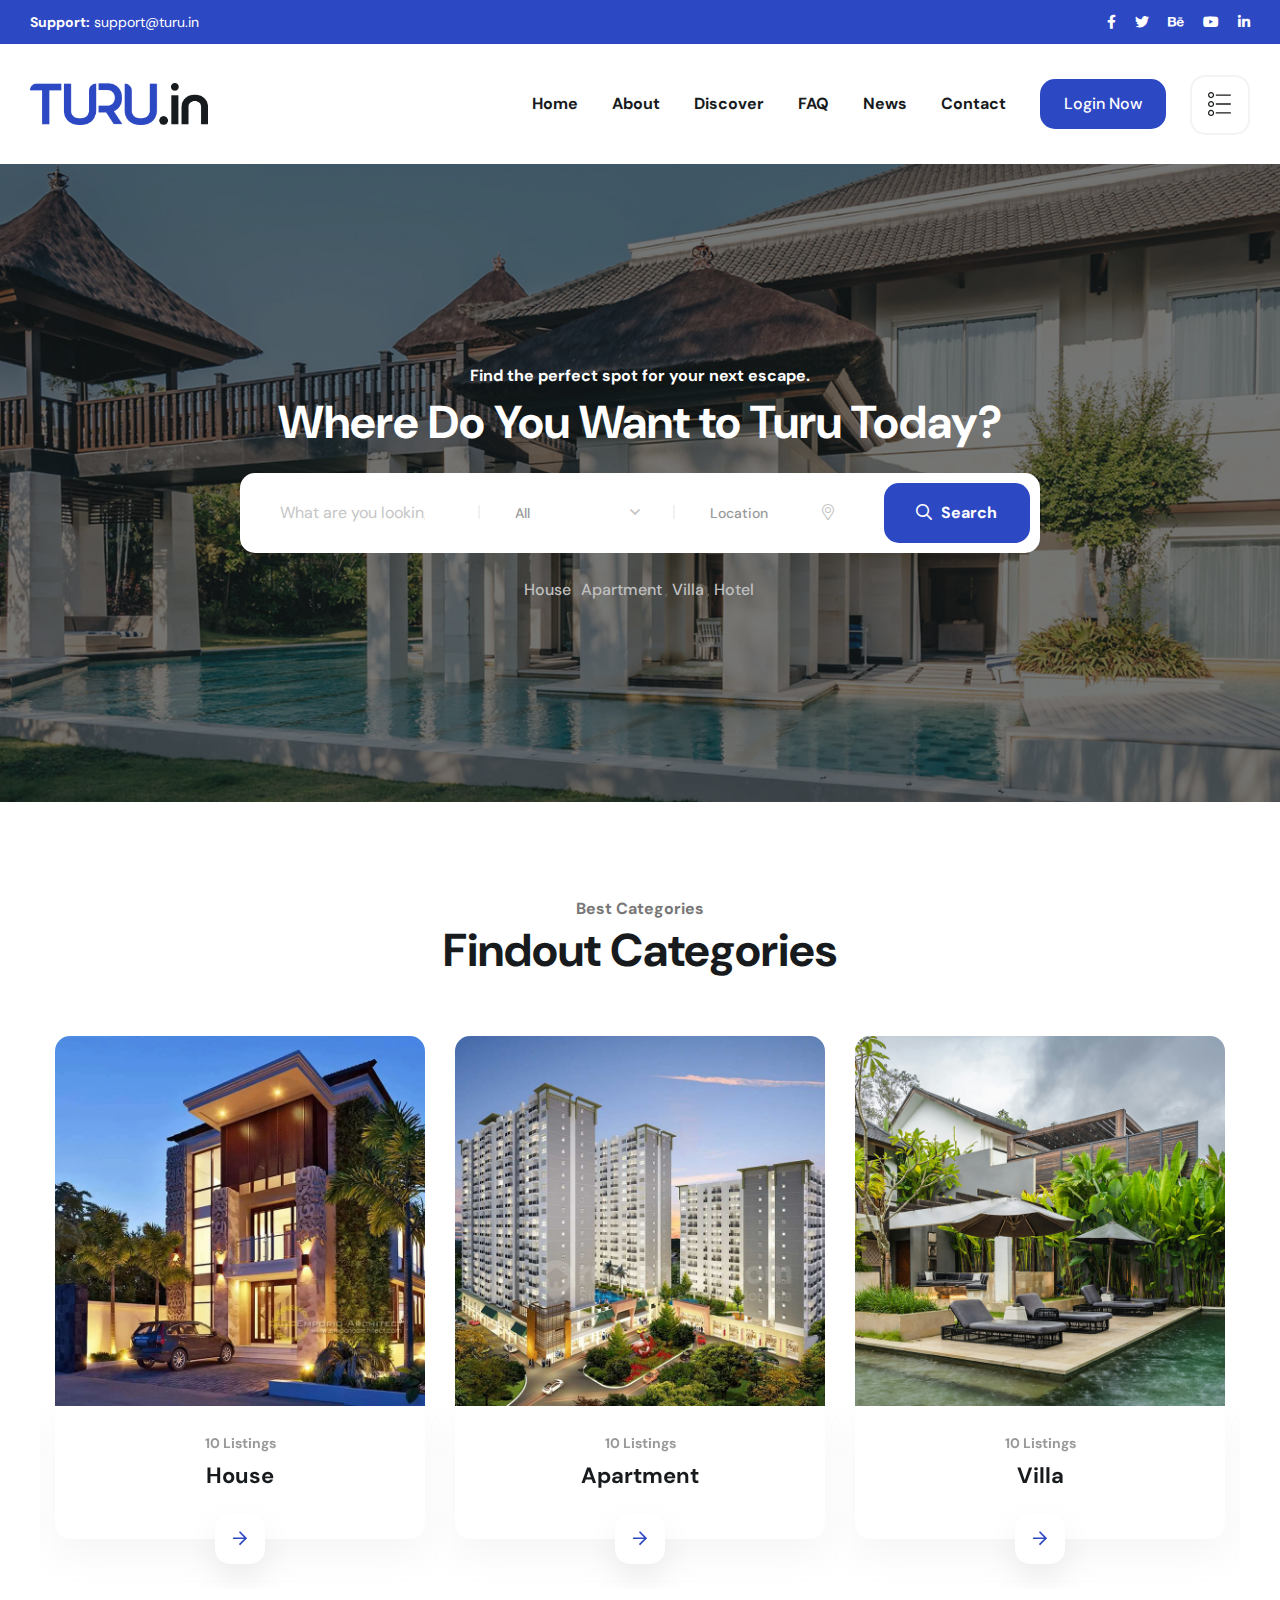
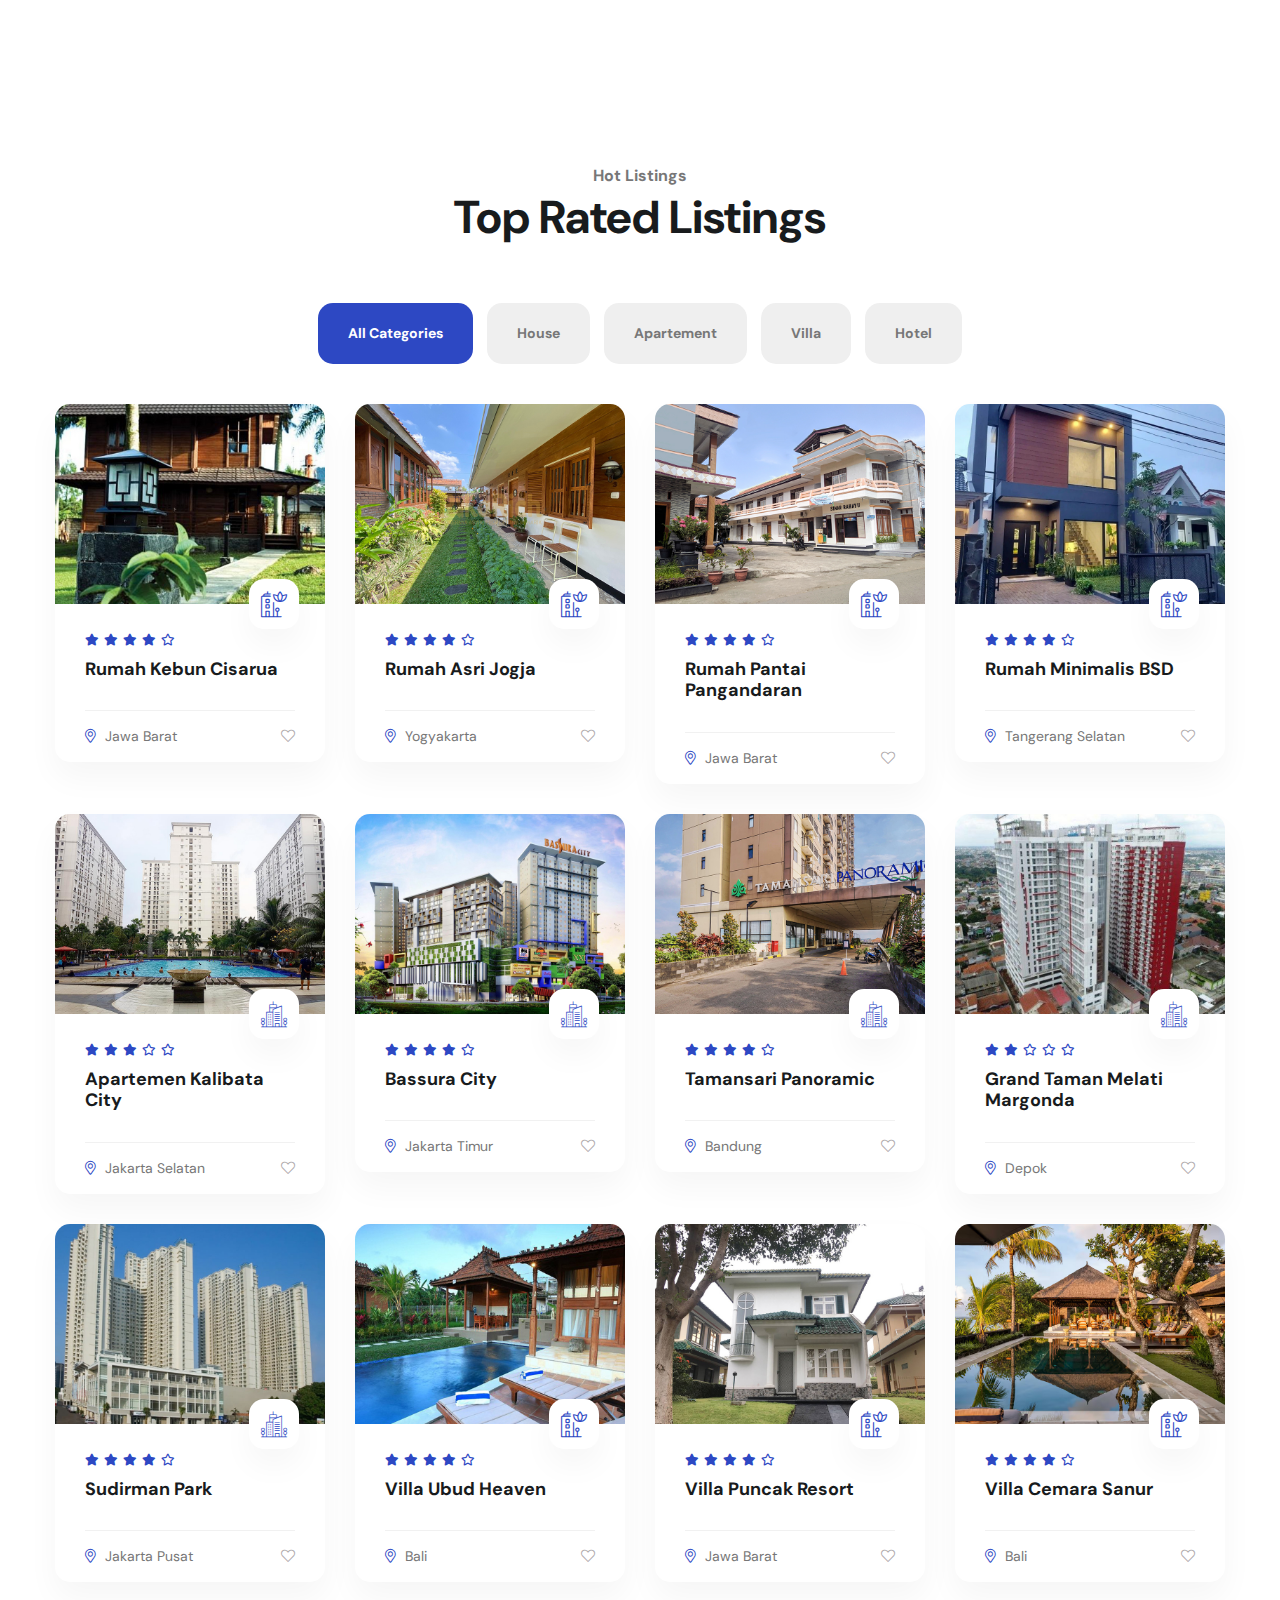
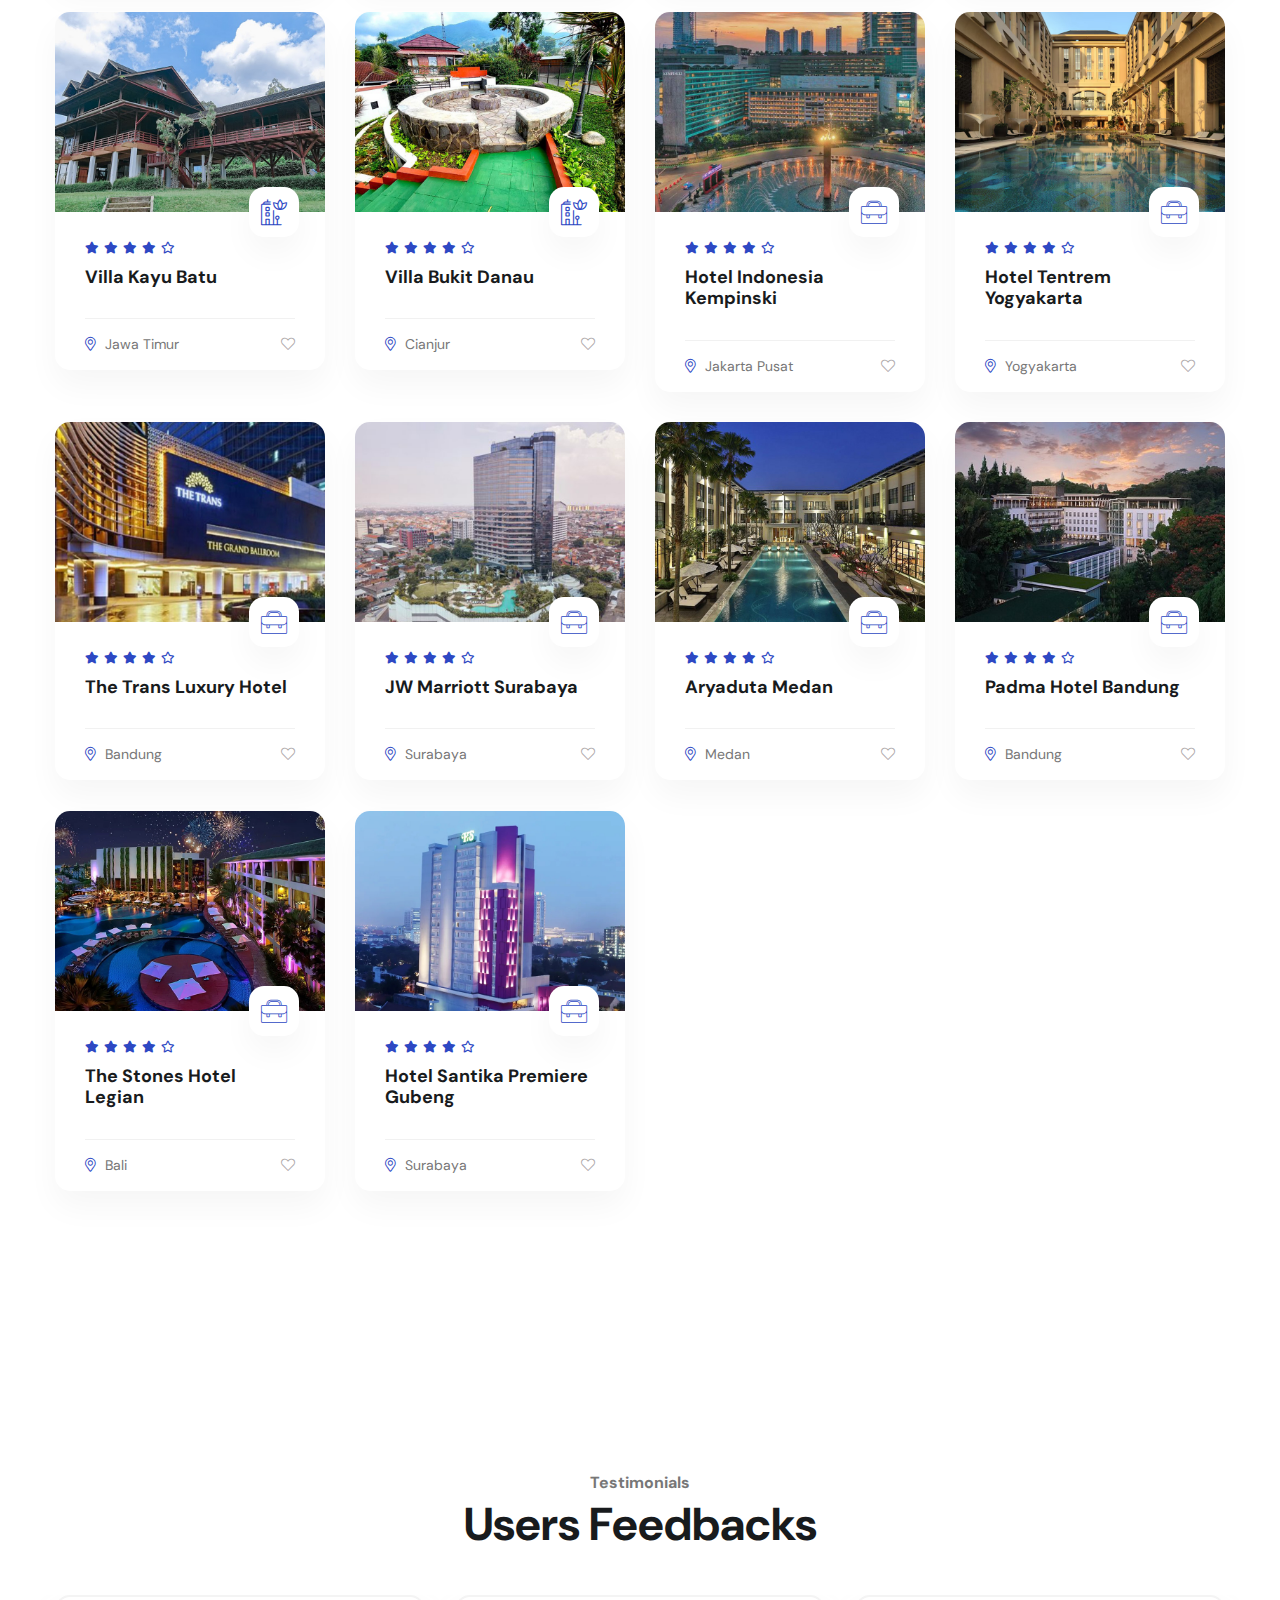
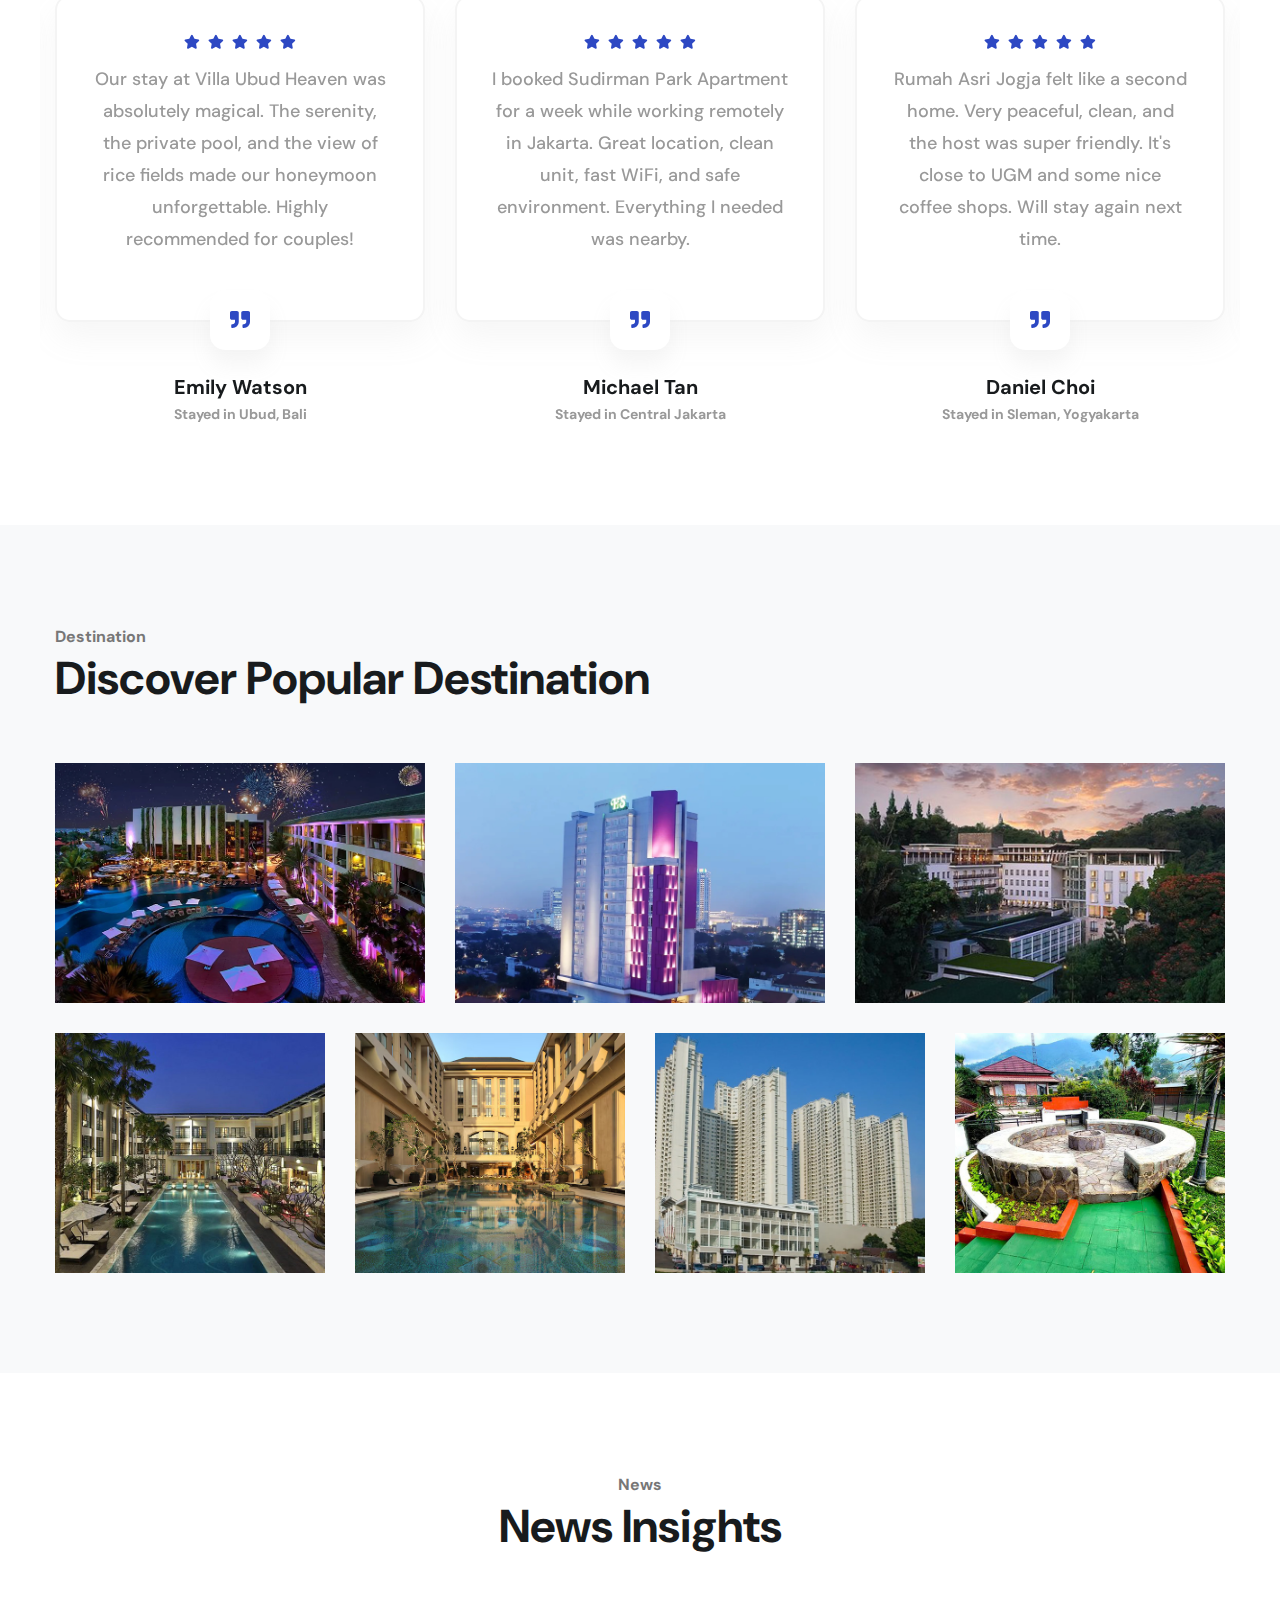
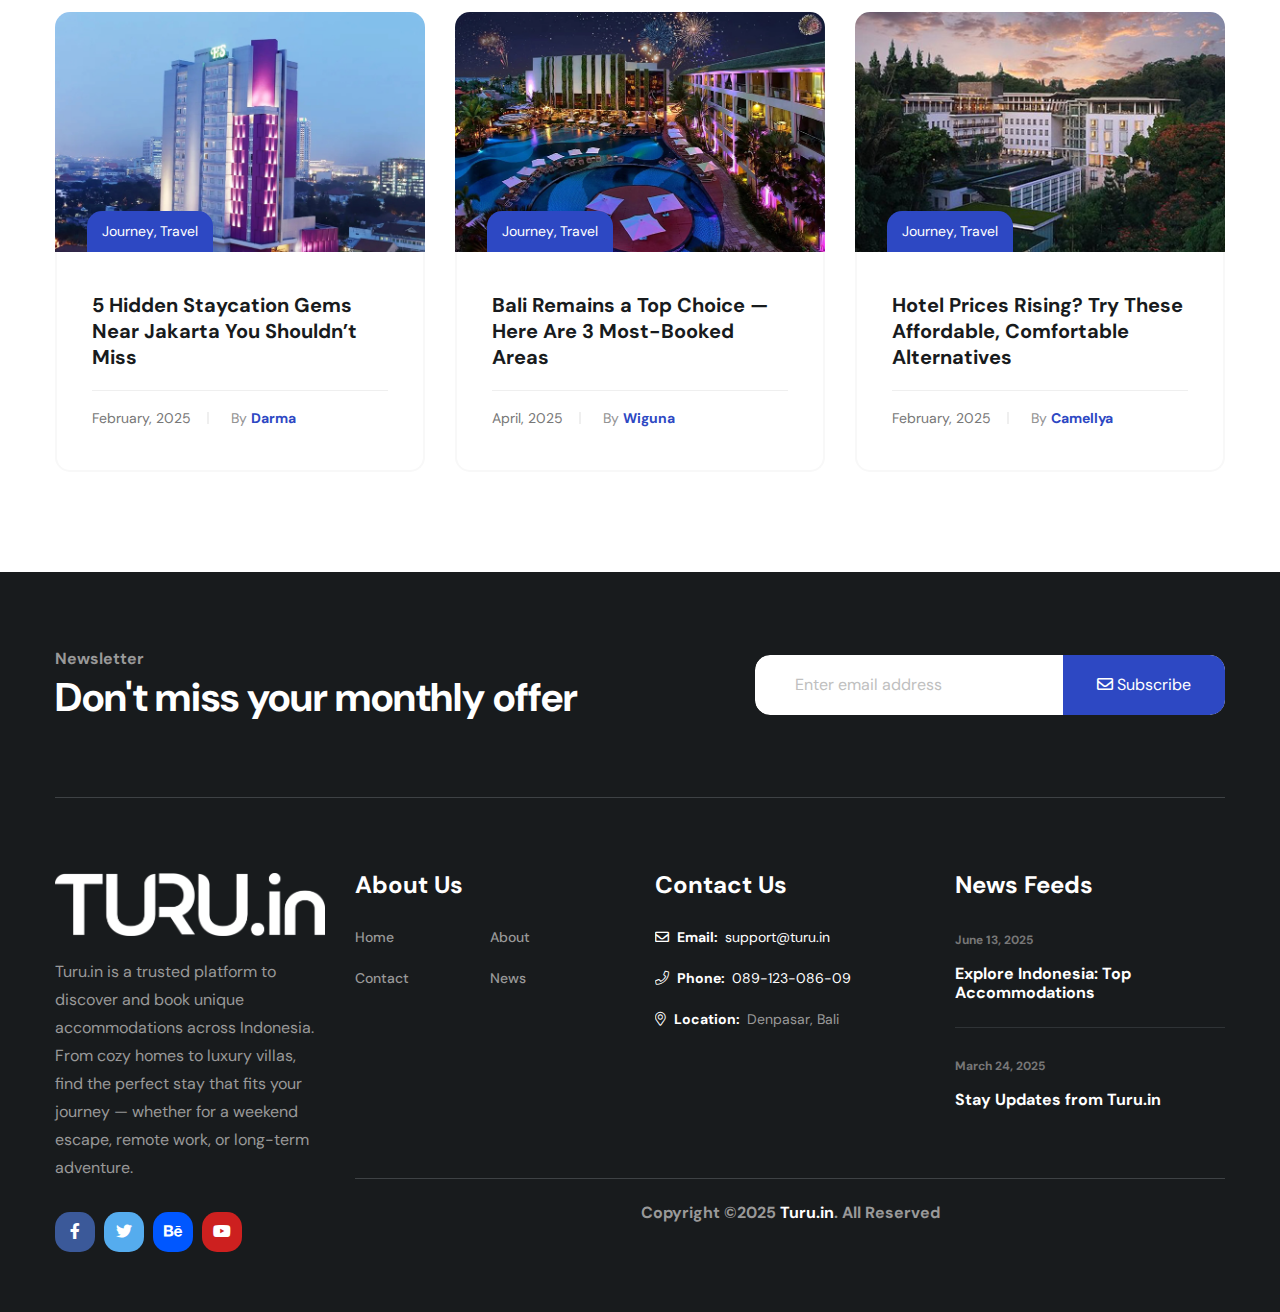
<file: index.html>
<!doctype html>
<html lang="en">
<head>
    <!-- Required meta tags -->
    <meta charset="utf-8">
    <meta name="viewport" content="width=device-width, initial-scale=1, shrink-to-fit=no">


    <link rel="shortcut icon" type="image/x-icon" href="assets/img/logo/LogoKecil.png">

    <!-- All CSS -->
    <link rel="stylesheet" href="assets/css/animate.css">
    <link rel="stylesheet" href="assets/css/meanmenu.css">
    <link rel="stylesheet" href="assets/css/fontawesome.min.css">
    <link rel="stylesheet" href="assets/css/flaticon.css">
    <link rel="stylesheet" href="assets/css/bootstrap.min.css">
    <link rel="stylesheet" href="assets/css/magnafic-popup.min.css">
    <link rel="stylesheet" href="assets/css/odometer.css">
    <link rel="stylesheet" href="assets/css/slick.css">
    <link rel="stylesheet" href="assets/css/spacing.css">
    <link rel="stylesheet" href="assets/css/main.css">

    <title>Turu.in – Find Your Perfect Stay</title>
</head>

<body>
    <div id="loading" class="loading-2">
        <div id="loading-center">
            <div id="loading-center-absolute">
                <div class="object" id="object_four"></div>
                <div class="object" id="object_three"></div>
                <div class="object" id="object_two"></div>
                <div class="object" id="object_one"></div>
            </div>
        </div>
    </div>
    <!-- /. preloader -->
<header class="header-area">
    <div class="header-top bg-theme-2">
        <div class="container-fluid">
            <div class="row">
                <div class="col-xl-6 col-lg-6 col-md-6">
                    <div class="header-info-wrap">
                        <div class="header-info">
                            <span>Support:</span>
                            <a href="mailto:support@turu.in">support@turu.in</a>
                        </div>
                    </div>
                </div>
                <div class="col-xl-6 col-lg-6 col-md-6">
                    <div class="header-social">
                        <a href="#" class="text-white"><i class="fab fa-facebook-f"></i></a>
                        <a href="#" class="text-white"><i class="fab fa-twitter"></i></a>
                        <a href="#" class="text-white"><i class="fab fa-behance"></i></a>
                        <a href="#" class="text-white"><i class="fab fa-youtube"></i></a>
                        <a href="#" class="text-white"><i class="fab fa-linkedin-in"></i></a>
                    </div>
                </div>
            </div>
        </div>
    </div>
    <div class="header-style-2 header-spacing">
        <div class="container-fluid">
            <div class="row align-items-center">
                <div class="col-xl-2 col-lg-3 col-md-4 col-4">
                    <div class="logo">
                        <a href="index.html">
                            <img src="assets/img/logo/TuruLogo.png" alt="logo">
                        </a>
                    </div>
                </div>
                <div class="col-xl-10 col-lg-9 col-md-8 col-8 text-right">
                    <div class="d-none d-lg-inline-block">
                        <div class="main-menu">
                            <nav id="mobile-menu">
                                <ul id="menu-main-menu">
                                    <li><a href="index.html">Home</a></li>
                                    <li><a href="about.html">About</a></li>
                                    <li><a href="listings-grid-right-sidebar.html">Discover</a></li>
                                    <li><a href="faq.html">FAQ</a></li>
                                    <li><a href="news.html">News</a></li>
                                    <li><a href="contact.html">Contact</a></li>
                                </ul>
                            </nav>
                        </div>
                    </div>
                    <div class="d-inline-block ">
                        <div class="header-btn">
                            <a href="sign-in.html">
                                Login Now
                            </a>
                        </div>
                        <div class="sidebar-open ml-20 d-none d-lg-inline-block open-mobile-menu has-transform">
                            <a href="javascript:void(0)">
                                <svg xmlns="http://www.w3.org/2000/svg" width="23px" height="24px">
                                    <path fill-rule="evenodd" fill="rgb(24, 27, 29)"
                                          d="M22.375,12.635 L8.250,12.635 C7.905,12.635 7.625,12.350 7.625,12.000 C7.625,11.649 7.905,11.365 8.250,11.365 L22.375,11.365 C22.720,11.365 23.000,11.649 23.000,12.000 C23.000,12.350 22.720,12.635 22.375,12.635 ZM22.375,3.746 L8.250,3.746 C7.905,3.746 7.625,3.461 7.625,3.111 C7.625,2.760 7.905,2.476 8.250,2.476 L22.375,2.476 C22.720,2.476 23.000,2.760 23.000,3.111 C23.000,3.461 22.720,3.746 22.375,3.746 ZM3.062,24.000 C1.371,24.000 0.000,22.607 0.000,20.888 C0.000,19.170 1.371,17.777 3.062,17.777 C4.754,17.777 6.125,19.170 6.125,20.888 C6.125,22.607 4.754,24.000 3.062,24.000 ZM3.062,19.047 C2.061,19.047 1.250,19.872 1.250,20.888 C1.250,21.905 2.061,22.730 3.062,22.730 C4.063,22.730 4.875,21.905 4.875,20.888 C4.875,19.872 4.063,19.047 3.062,19.047 ZM3.062,15.111 C1.371,15.111 0.000,13.718 0.000,12.000 C0.000,10.282 1.371,8.888 3.062,8.888 C4.754,8.888 6.125,10.282 6.125,12.000 C6.125,13.718 4.754,15.111 3.062,15.111 ZM3.062,10.159 C2.061,10.159 1.250,10.983 1.250,12.000 C1.250,13.017 2.061,13.841 3.062,13.841 C4.063,13.841 4.875,13.017 4.875,12.000 C4.875,10.983 4.063,10.159 3.062,10.159 ZM3.062,6.222 C1.371,6.222 0.000,4.829 0.000,3.111 C0.000,1.393 1.371,-0.000 3.062,-0.000 C4.754,-0.000 6.125,1.393 6.125,3.111 C6.125,4.829 4.754,6.222 3.062,6.222 ZM3.062,1.270 C2.061,1.270 1.250,2.094 1.250,3.111 C1.250,4.128 2.061,4.952 3.062,4.952 C4.063,4.952 4.875,4.128 4.875,3.111 C4.875,2.094 4.063,1.270 3.062,1.270 ZM8.250,20.254 L22.375,20.254 C22.720,20.254 23.000,20.538 23.000,20.888 C23.000,21.239 22.720,21.524 22.375,21.524 L8.250,21.524 C7.905,21.524 7.625,21.239 7.625,20.888 C7.625,20.538 7.905,20.254 8.250,20.254 Z"/>
                                </svg>
                            </a>
                        </div>
                        <div class="menu-open  ml-20 d-inline-block d-lg-none">
                            <a href="javascript:void(0)">
                                <svg xmlns="http://www.w3.org/2000/svg" width="23px" height="24px">
                                    <path fill-rule="evenodd" fill="rgb(24, 27, 29)"
                                          d="M22.375,12.635 L8.250,12.635 C7.905,12.635 7.625,12.350 7.625,12.000 C7.625,11.649 7.905,11.365 8.250,11.365 L22.375,11.365 C22.720,11.365 23.000,11.649 23.000,12.000 C23.000,12.350 22.720,12.635 22.375,12.635 ZM22.375,3.746 L8.250,3.746 C7.905,3.746 7.625,3.461 7.625,3.111 C7.625,2.760 7.905,2.476 8.250,2.476 L22.375,2.476 C22.720,2.476 23.000,2.760 23.000,3.111 C23.000,3.461 22.720,3.746 22.375,3.746 ZM3.062,24.000 C1.371,24.000 0.000,22.607 0.000,20.888 C0.000,19.170 1.371,17.777 3.062,17.777 C4.754,17.777 6.125,19.170 6.125,20.888 C6.125,22.607 4.754,24.000 3.062,24.000 ZM3.062,19.047 C2.061,19.047 1.250,19.872 1.250,20.888 C1.250,21.905 2.061,22.730 3.062,22.730 C4.063,22.730 4.875,21.905 4.875,20.888 C4.875,19.872 4.063,19.047 3.062,19.047 ZM3.062,15.111 C1.371,15.111 0.000,13.718 0.000,12.000 C0.000,10.282 1.371,8.888 3.062,8.888 C4.754,8.888 6.125,10.282 6.125,12.000 C6.125,13.718 4.754,15.111 3.062,15.111 ZM3.062,10.159 C2.061,10.159 1.250,10.983 1.250,12.000 C1.250,13.017 2.061,13.841 3.062,13.841 C4.063,13.841 4.875,13.017 4.875,12.000 C4.875,10.983 4.063,10.159 3.062,10.159 ZM3.062,6.222 C1.371,6.222 0.000,4.829 0.000,3.111 C0.000,1.393 1.371,-0.000 3.062,-0.000 C4.754,-0.000 6.125,1.393 6.125,3.111 C6.125,4.829 4.754,6.222 3.062,6.222 ZM3.062,1.270 C2.061,1.270 1.250,2.094 1.250,3.111 C1.250,4.128 2.061,4.952 3.062,4.952 C4.063,4.952 4.875,4.128 4.875,3.111 C4.875,2.094 4.063,1.270 3.062,1.270 ZM8.250,20.254 L22.375,20.254 C22.720,20.254 23.000,20.538 23.000,20.888 C23.000,21.239 22.720,21.524 22.375,21.524 L8.250,21.524 C7.905,21.524 7.625,21.239 7.625,20.888 C7.625,20.538 7.905,20.254 8.250,20.254 Z"/>
                                </svg>
                            </a>
                        </div>
                    </div>
                </div>
            </div>
        </div>
    </div>
</header>
<!-- slide-bar start -->
<div class="fix">
    <div class="side-info side-info-2 d-lg-none">
        <button class="side-info-close"><i class="fal fa-times"></i></button>

        <div class="side__logo mb-25">
            <a href="index.html"><img src="assets/img/logo/TuruLogo.png" alt="logo" /></a>
        </div>

        <div class="mobile-menu"></div>

        <div class="contact-infos mt-30 mb-30">
            <div class="contact-list mb-30">
                <h4>Contact Info</h4>
                <ul class="p-0">
                    <li><i class="fal fa-map"></i>Denpasar, Bali</li>
                    <li><i class="flaticon-phone-call"></i><a href="http://wa.me/6281256637875">+6281256637875</a></li>
                    <li><i class="flaticon-email-1"></i><a href="mailto:support@turu.in">support@turu.in</a></li>  
                </ul>
                <div class="sidebar__menu--social">
                    <a href="#" target="_blank"><i class="fab fa-facebook-f"></i></a>
                    <a href="#" target="_blank"><i class="fab fa-twitter"></i></a>
                    <a href="#" target="_blank"><i class="fab fa-instagram"></i></a>
                    <a href="#" target="_blank"><i class="fab fa-linkedin"></i></a>
                    <a href="#" target="_blank"><i class="fab fa-youtube"></i></a>
                </div>

            </div>
        </div>

    </div>

    <div class="side-info d-none d-lg-block text-center">
        <button class="side-info-close"><i class="fal fa-times"></i></button>

        <div class="side__logo mb-25">
            <a href="index.html"><img src="assets/img/logo/TuruLogo.png" alt="logo" /></a>
        </div>

        <div class="info-text mb-30">
            <p>Turu.in is a trusted platform to discover and book unique accommodations across Indonesia. 
                From cozy homes to luxury villas, find the perfect stay that fits your journey — whether for a weekend escape, 
                remote work, or long-term adventure.</p>
        </div>


        <div class="side-map mt-20 mb-30">
            <iframe src="https://www.google.com/maps/embed?pb=!1m18!1m12!1m3!1d14055.645798134456!2d115.21068921650645!3d-8.66946054230354!2m3!1f0!2f0!3f0!3m2!1i1024!2i768!4f13.1!3m3!1m2!1s0x2dd241cf9da5ebb1%3A0x1f7250a1ec55df91!2sLevel%2021%20Mall!5e0!3m2!1sid!2sid!4v1750835516241!5m2!1sid!2sid" width="600" height="450" style="border:0;" allowfullscreen="" loading="lazy" referrerpolicy="no-referrer-when-downgrade"></iframe>
        </div>

        <div class="contact-infos mt-30 mb-30">
            <div class="contact-list mb-30">
                <div class="sidebar__menu--social">
                    <a href="#" target="_blank"><i class="fab fa-facebook-f"></i></a>
                    <a href="#" target="_blank"><i class="fab fa-twitter"></i></a>
                    <a href="#" target="_blank"><i class="fab fa-instagram"></i></a>
                    <a href="#" target="_blank"><i class="fab fa-linkedin"></i></a>
                    <a href="#" target="_blank"><i class="fab fa-youtube"></i></a>
                </div>

            </div>
        </div>

    </div>
</div>
<div class="offcanvas-overlay"></div>
<!-- slide-bar end -->
<main>
    <div class="hero-area-2" style="background-image: url(assets/img/bg/bg1.jpg)" data-overlay="dark"
         data-opacity="6">
        <div class="container">
            <div class="row justify-content-center">
                <div class="col-xl-8 pl-xl-0 pr-xl-0">
                    <div class="section-title-2 white-title text-center mb-20">
                        <span class="sub-title">
                            Find the perfect spot for your next escape.
                        </span>
                        <h3 class="title">
                            Where Do You Want to Turu Today?
                        </h3>
                    </div>
                    <div class="filter-2-wrap">
                        <div class="filter-area-2 mb-25">
                            <form action="listings-grid-right-sidebar.html" method="GET">
                                <div class="row align-items-center">
                                    <div class="col-xl-4 col-lg-4 col-md-12 col-12 filter-col-1 fil-border">
                                        <div class="input-wrap filter-wrap-2">
                                            <input type="text" name="keyword" placeholder="What are you looking for">
                                        </div>
                                    </div>
                                    <div class="col-xl-3 col-lg-3 col-md-4 col-12 filter-col-2 fil-border">
                                        <div class="input-wrap">
                                            <select name="categories" class="nice-select">
                                                <option value="">All</option>
                                                <option value="house">House</option>
                                                <option value="apartment">Apartment</option>
                                                <option value="villa">Villa</option>
                                                <option value="hotel">Hotel</option>
                                            </select>
                                            <span class="icon"><i class="far fa-angle-down"></i></span>
                                        </div>
                                    </div>
                                    <div class="col-xl-3 col-lg-3 col-md-4 col-12 filter-col-3">
                                        <div class="input-wrap">
                                            <input type="text" name="location" placeholder="Location">
                                            <span class="icon"><i class="fal fa-map-marker-alt"></i></span>
                                        </div>
                                    </div>
                                    <div class="col-xl-2 col-lg-2 col-md-4 col-12 filter-col-4">
                                        <div class="input-submit">
                                            <button type="submit" class="submit-btn">
                                                <i class="far fa-search"></i> Search
                                            </button>
                                        </div>
                                    </div>
                                </div>
                            </form>
                        </div>
                        <div class="filter-info-2 text-center">
                            <p>
                                <a href="listings-grid-right-sidebar.html">House</a>, <a href="listings-grid-right-sidebar.html">Apartment</a>,
                                <a href="listings-grid-right-sidebar.html">Villa</a>, <a href="listings-grid-right-sidebar.html">Hotel</a>
                            </p>
                        </div>
                    </div>
                </div>
            </div>
        </div>
    </div>
    <div class="category-area pt-95 pb-80">
        <div class="container">
            <div class="row">
                <div class="col-xl-12">
                    <div class="section-title-2 text-center mb-55">
                        <span class="sub-title">
                            Best Categories
                        </span>
                        <h3 class="title">
                            Findout Categories
                        </h3>
                    </div>
                </div>
            </div>
            <div class="row category-slider">
                <div class="col-xl-3">
                    <div class="category-wrap-2">
                        <div class="thumb">
                            <img src="assets/img/cat/cat_house.jpg" alt="cat">
                        </div>
                        <div class="content">
                            <span>10 Listings</span>
                            <h4><a href="listings-grid-right-sidebar.html">House</a></h4>
                        </div>
                        <div class="read-more">
                            <a href="listings-grid-right-sidebar.html">
                                <i class="far fa-arrow-right"></i>
                            </a>
                        </div>
                    </div>
                </div>
                <div class="col-xl-3">
                    <div class="category-wrap-2">
                        <div class="thumb">
                            <img src="assets/img/cat/cat_apart.jpg" alt="cat">
                        </div>
                        <div class="content">
                            <span>10 Listings</span>
                            <h4><a href="listings-grid-right-sidebar.html">Apartment</a></h4>
                        </div>
                        <div class="read-more">
                            <a href="listings-grid-right-sidebar.html">
                                <i class="far fa-arrow-right"></i>
                            </a>
                        </div>
                    </div>
                </div>
                <div class="col-xl-3">
                    <div class="category-wrap-2">
                        <div class="thumb">
                            <img src="assets/img/cat/cat_villa.jpg" alt="cat">
                        </div>
                        <div class="content">
                            <span>10 Listings</span>
                            <h4><a href="listings-grid-right-sidebar.html">Villa</a></h4>
                        </div>
                        <div class="read-more">
                            <a href="listings-grid-right-sidebar.html">
                                <i class="far fa-arrow-right"></i>
                            </a>
                        </div>
                    </div>
                </div>
                <div class="col-xl-3">
                    <div class="category-wrap-2">
                        <div class="thumb">
                            <img src="assets/img/cat/cat_hotel.jpg" alt="cat">
                        </div>
                        <div class="content">
                            <span>10 Listings</span>
                            <h4><a href="listings-grid-right-sidebar.html">Hotel</a></h4>
                        </div>
                        <div class="read-more">
                            <a href="listings-grid-right-sidebar.html">
                                <i class="far fa-arrow-right"></i>
                            </a>
                        </div>
                    </div>
                </div>
            </div>
        </div>
    </div>
    <div class="featured-area filter-wrapper pt-95 pb-70">
        <div class="container">
            <div class="row mb-35">
                <div class="col-xl-12 text-center">
                    <div class="section-title-2">
                        <span class="sub-title">Hot Listings</span>
                        <h3 class="title">Top Rated Listings</h3>
                    </div>
                </div>
            </div>
            <div class="row mb-30">
                <div class="col-xl-12">
                    <div class="filter-nav">
                        <button class="active" data-filter="*">All Categories</button>
                        <button data-filter=".house">House</button>
                        <button data-filter=".apartement">Apartement</button>
                        <button data-filter=".villa">Villa</button>
                        <button data-filter=".hotel">Hotel</button>
                    </div>
                </div>
            </div>
            <div class="row filter-grid">
                <!-- RUMAH -->
                <div class="col-xl-3 col-lg-4 col-md-6 col-sm-6 grid-item house">
                    <div class="featured-wrap featured-wrap-2 mb-30">
                        <div class="thumb">
                            <img src="assets/img/thumb/thumb_rumah_kebun_cisarua.jpg" alt="thumb">
                        </div>
                        <div class="content">
                            <div class="icon">
                                <i class="flaticon-building"></i>
                            </div>
                            <div class="rating">
                                <i class="fas fa-star"></i>
                                <i class="fas fa-star"></i>
                                <i class="fas fa-star"></i>
                                <i class="fas fa-star"></i>
                                <i class="far fa-star"></i>
                            </div>
                            <h4 class="title">
                                <a href="listing-details.html">Rumah Kebun Cisarua</a>
                            </h4>
                            <div class="extra-info f-extra-info">
                                <span><i class="fal fa-map-marker-alt"></i> Jawa Barat</span>
                                <a href="listing-details.html" class="wishlist"><i class="fal fa-heart"></i></a>
                            </div>
                        </div>
                    </div>
                </div>
                <div class="col-xl-3 col-lg-4 col-md-6 col-sm-6 grid-item house">
                    <div class="featured-wrap featured-wrap-2 mb-30">
                        <div class="thumb">
                            <img src="assets/img/thumb/thumb_rumah_asri_jogja.jpg" alt="thumb">
                        </div>
                        <div class="content">
                            <div class="icon">
                                <i class="flaticon-building"></i>
                            </div>
                            <div class="rating">
                                <i class="fas fa-star"></i>
                                <i class="fas fa-star"></i>
                                <i class="fas fa-star"></i>
                                <i class="fas fa-star"></i>
                                <i class="far fa-star"></i>
                            </div>
                            <h4 class="title">
                                <a href="listing-details.html">Rumah Asri Jogja</a>
                            </h4>
                            <div class="extra-info f-extra-info">
                                <span><i class="fal fa-map-marker-alt"></i> Yogyakarta</span>
                                <a href="listing-details.html" class="wishlist"><i class="fal fa-heart"></i></a>
                            </div>
                        </div>
                    </div>
                </div>
                <div class="col-xl-3 col-lg-4 col-md-6 col-sm-6 grid-item house">
                    <div class="featured-wrap featured-wrap-2 mb-30">
                        <div class="thumb">
                            <img src="assets/img/thumb/thumb_rumah_pantai_pangandaran.jpg" alt="thumb">
                        </div>
                        <div class="content">
                            <div class="icon">
                                <i class="flaticon-building"></i>
                            </div>
                            <div class="rating">
                                <i class="fas fa-star"></i>
                                <i class="fas fa-star"></i>
                                <i class="fas fa-star"></i>
                                <i class="fas fa-star"></i>
                                <i class="far fa-star"></i>
                            </div>
                            <h4 class="title">
                                <a href="listing-details.html">Rumah Pantai Pangandaran</a>
                            </h4>
                            <div class="extra-info f-extra-info">
                                <span><i class="fal fa-map-marker-alt"></i> Jawa Barat</span>
                                <a href="listing-details.html" class="wishlist"><i class="fal fa-heart"></i></a>
                            </div>
                        </div>
                    </div>
                </div>
                <div class="col-xl-3 col-lg-4 col-md-6 col-sm-6 grid-item house">
                    <div class="featured-wrap featured-wrap-2 mb-30">
                        <div class="thumb">
                            <img src="assets/img/thumb/thumb_rumah_minimalis_BSD.jpg" alt="thumb">
                        </div>
                        <div class="content">
                            <div class="icon">
                                <i class="flaticon-building"></i>
                            </div>
                            <div class="rating">
                                <i class="fas fa-star"></i>
                                <i class="fas fa-star"></i>
                                <i class="fas fa-star"></i>
                                <i class="fas fa-star"></i>
                                <i class="far fa-star"></i>
                            </div>
                            <h4 class="title">
                                <a href="listing-details.html">Rumah Minimalis BSD</a>
                            </h4>
                            <div class="extra-info f-extra-info">
                                <span><i class="fal fa-map-marker-alt"></i> Tangerang Selatan</span>
                                <a href="listing-details.html" class="wishlist"><i class="fal fa-heart"></i></a>
                            </div>
                        </div>
                    </div>
                </div>                
                <!-- APARTEMEN -->
                <div class="col-xl-3 col-lg-4 col-md-6 col-sm-6 grid-item apartement">
                    <div class="featured-wrap featured-wrap-2 mb-30">
                        <div class="thumb">
                            <img src="assets/img/thumb/thumb_apartemen_kalibata_city.jpg" alt="thumb">
                        </div>
                        <div class="content">
                            <div class="icon">
                                <i class="flaticon-city"></i>
                            </div>
                            <div class="rating">
                                <i class="fas fa-star"></i>
                                <i class="fas fa-star"></i>
                                <i class="fas fa-star"></i>
                                <i class="far fa-star"></i>
                                <i class="far fa-star"></i>
                            </div>
                            <h4 class="title">
                                <a href="listing-details.html">Apartemen Kalibata City</a>
                            </h4>
                            <div class="extra-info f-extra-info">
                                <span><i class="fal fa-map-marker-alt"></i> Jakarta Selatan</span>
                                <a href="listing-details.html" class="wishlist"><i class="fal fa-heart"></i></a>
                            </div>
                        </div>
                    </div>
                </div>
                <div class="col-xl-3 col-lg-4 col-md-6 col-sm-6 grid-item apartement">
                    <div class="featured-wrap featured-wrap-2 mb-30">
                        <div class="thumb">
                            <img src="assets/img/thumb/thumb_bassura_city.jpg" alt="thumb">
                        </div>
                        <div class="content">
                            <div class="icon">
                                <i class="flaticon-city"></i>
                            </div>
                            <div class="rating">
                                <i class="fas fa-star"></i>
                                <i class="fas fa-star"></i>
                                <i class="fas fa-star"></i>
                                <i class="fas fa-star"></i>
                                <i class="far fa-star"></i>
                            </div>
                            <h4 class="title">
                                <a href="listing-details.html">Bassura City</a>
                            </h4>
                            <div class="extra-info f-extra-info">
                                <span><i class="fal fa-map-marker-alt"></i> Jakarta Timur</span>
                                <a href="listing-details.html" class="wishlist"><i class="fal fa-heart"></i></a>
                            </div>
                        </div>
                    </div>
                </div>
                <div class="col-xl-3 col-lg-4 col-md-6 col-sm-6 grid-item apartement">
                    <div class="featured-wrap featured-wrap-2 mb-30">
                        <div class="thumb">
                            <img src="assets/img/thumb/thumb_tamansari_panoramic.jpg" alt="thumb">
                        </div>
                        <div class="content">
                            <div class="icon">
                                <i class="flaticon-city"></i>
                            </div>
                            <div class="rating">
                                <i class="fas fa-star"></i>
                                <i class="fas fa-star"></i>
                                <i class="fas fa-star"></i>
                                <i class="fas fa-star"></i>
                                <i class="far fa-star"></i>
                            </div>
                            <h4 class="title">
                                <a href="listing-details.html">Tamansari Panoramic</a>
                            </h4>
                            <div class="extra-info f-extra-info">
                                <span><i class="fal fa-map-marker-alt"></i> Bandung</span>
                                <a href="listing-details.html" class="wishlist"><i class="fal fa-heart"></i></a>
                            </div>
                        </div>
                    </div>                    
                </div>
                <div class="col-xl-3 col-lg-4 col-md-6 col-sm-6 grid-item apartement">
                    <div class="featured-wrap featured-wrap-2 mb-30">
                        <div class="thumb">
                            <img src="assets/img/thumb/thumb_grand_taman_melati_margonda.jpg" alt="thumb">
                        </div>
                        <div class="content">
                            <div class="icon">
                                <i class="flaticon-city"></i>
                            </div>
                            <div class="rating">
                                <i class="fas fa-star"></i>
                                <i class="fas fa-star"></i>
                                <i class="far fa-star"></i>
                                <i class="far fa-star"></i>
                                <i class="far fa-star"></i>
                            </div>
                            <h4 class="title">
                                <a href="listing-details.html">Grand Taman Melati Margonda</a>
                            </h4>
                            <div class="extra-info f-extra-info">
                                <span><i class="fal fa-map-marker-alt"></i> Depok</span>
                                <a href="listing-details.html" class="wishlist"><i class="fal fa-heart"></i></a>
                            </div>
                        </div>
                    </div>
                </div>
                <div class="col-xl-3 col-lg-4 col-md-6 col-sm-6 grid-item apartement">
                    <div class="featured-wrap featured-wrap-2 mb-30">
                        <div class="thumb">
                            <img src="assets/img/thumb/thumb_sudirman_park.jpg" alt="thumb">
                        </div>
                        <div class="content">
                            <div class="icon">
                                <i class="flaticon-city"></i>
                            </div>
                            <div class="rating">
                                <i class="fas fa-star"></i>
                                <i class="fas fa-star"></i>
                                <i class="fas fa-star"></i>
                                <i class="fas fa-star"></i>
                                <i class="far fa-star"></i>
                            </div>
                            <h4 class="title">
                                <a href="listing-details.html">Sudirman Park</a>
                            </h4>
                            <div class="extra-info f-extra-info">
                                <span><i class="fal fa-map-marker-alt"></i> Jakarta Pusat</span>
                                <a href="listing-details.html" class="wishlist"><i class="fal fa-heart"></i></a>
                            </div>
                        </div>
                    </div>
                </div>
                <!-- VILLA -->
                <div class="col-xl-3 col-lg-4 col-md-6 col-sm-6 grid-item villa">
                    <div class="featured-wrap featured-wrap-2 mb-30">
                        <div class="thumb">
                            <img src="assets/img/thumb/thumb_ubud_heaven.jpg" alt="thumb">
                        </div>
                        <div class="content">
                            <div class="icon">
                                <i class="flaticon-building"></i>
                            </div>
                            <div class="rating">
                                <i class="fas fa-star"></i>
                                <i class="fas fa-star"></i>
                                <i class="fas fa-star"></i>
                                <i class="fas fa-star"></i>
                                <i class="far fa-star"></i>
                            </div>
                            <h4 class="title">
                                <a href="listing-details.html">Villa Ubud Heaven</a>
                            </h4>
                            <div class="extra-info f-extra-info">
                                <span><i class="fal fa-map-marker-alt"></i> Bali</span>
                                <a href="listing-details.html" class="wishlist"><i class="fal fa-heart"></i></a>
                            </div>
                        </div>
                    </div>
                </div>
                <div class="col-xl-3 col-lg-4 col-md-6 col-sm-6 grid-item villa">
                    <div class="featured-wrap featured-wrap-2 mb-30">
                        <div class="thumb">
                            <img src="assets/img/thumb/thumb_villa_puncak_resort.jpg" alt="thumb">
                        </div>
                        <div class="content">
                            <div class="icon">
                                <i class="flaticon-building"></i>
                            </div>
                            <div class="rating">
                                <i class="fas fa-star"></i>
                                <i class="fas fa-star"></i>
                                <i class="fas fa-star"></i>
                                <i class="fas fa-star"></i>
                                <i class="far fa-star"></i>
                            </div>
                            <h4 class="title">
                                <a href="listing-details.html">Villa Puncak Resort</a>
                            </h4>
                            <div class="extra-info f-extra-info">
                                <span><i class="fal fa-map-marker-alt"></i> Jawa Barat</span>
                                <a href="listing-details.html" class="wishlist"><i class="fal fa-heart"></i></a>
                            </div>
                        </div>
                    </div>
                </div>
                <div class="col-xl-3 col-lg-4 col-md-6 col-sm-6 grid-item villa">
                    <div class="featured-wrap featured-wrap-2 mb-30">
                        <div class="thumb">
                            <img src="assets/img/thumb/thumb_villa_cemara_sanur.jpg" alt="thumb">
                        </div>
                        <div class="content">
                            <div class="icon">
                                <i class="flaticon-building"></i>
                            </div>
                            <div class="rating">
                                <i class="fas fa-star"></i>
                                <i class="fas fa-star"></i>
                                <i class="fas fa-star"></i>
                                <i class="fas fa-star"></i>
                                <i class="far fa-star"></i>
                            </div>
                            <h4 class="title">
                                <a href="listing-details.html">Villa Cemara Sanur</a>
                            </h4>
                            <div class="extra-info f-extra-info">
                                <span><i class="fal fa-map-marker-alt"></i> Bali</span>
                                <a href="listing-details.html" class="wishlist"><i class="fal fa-heart"></i></a>
                            </div>
                        </div>
                    </div>
                </div>
                <div class="col-xl-3 col-lg-4 col-md-6 col-sm-6 grid-item villa">
                    <div class="featured-wrap featured-wrap-2 mb-30">
                        <div class="thumb">
                            <img src="assets/img/thumb/thumb_villa_kayu_batu.jpg" alt="thumb">
                        </div>
                        <div class="content">
                            <div class="icon">
                                <i class="flaticon-building"></i>
                            </div>
                            <div class="rating">
                                <i class="fas fa-star"></i>
                                <i class="fas fa-star"></i>
                                <i class="fas fa-star"></i>
                                <i class="fas fa-star"></i>
                                <i class="far fa-star"></i>
                            </div>
                            <h4 class="title">
                                <a href="listing-details.html">Villa Kayu Batu</a>
                            </h4>
                            <div class="extra-info f-extra-info">
                                <span><i class="fal fa-map-marker-alt"></i> Jawa Timur</span>
                                <a href="listing-details.html" class="wishlist"><i class="fal fa-heart"></i></a>
                            </div>
                        </div>
                    </div>
                </div>
                <div class="col-xl-3 col-lg-4 col-md-6 col-sm-6 grid-item villa">
                    <div class="featured-wrap featured-wrap-2 mb-30">
                        <div class="thumb">
                            <img src="assets/img/thumb/thumb_villa_bukit_danau.jpg" alt="thumb">
                        </div>
                        <div class="content">
                            <div class="icon">
                                <i class="flaticon-building"></i>
                            </div>
                            <div class="rating">
                                <i class="fas fa-star"></i>
                                <i class="fas fa-star"></i>
                                <i class="fas fa-star"></i>
                                <i class="fas fa-star"></i>
                                <i class="far fa-star"></i>
                            </div>
                            <h4 class="title">
                                <a href="listing-details.html">Villa Bukit Danau</a>
                            </h4>
                            <div class="extra-info f-extra-info">
                                <span><i class="fal fa-map-marker-alt"></i> Cianjur</span>
                                <a href="listing-details.html" class="wishlist"><i class="fal fa-heart"></i></a>
                            </div>
                        </div>
                    </div>
                </div>
                <!-- HOTEL -->
                <div class="col-xl-3 col-lg-4 col-md-6 col-sm-6 grid-item hotel">
                    <div class="featured-wrap featured-wrap-2 mb-30">
                        <div class="thumb">
                            <img src="assets/img/thumb/thumb_hotel_indonesia_kempinski.jpg" alt="thumb">
                        </div>
                        <div class="content">
                            <div class="icon">
                                <i class="flaticon-suitcase"></i>
                            </div>
                            <div class="rating">
                                <i class="fas fa-star"></i>
                                <i class="fas fa-star"></i>
                                <i class="fas fa-star"></i>
                                <i class="fas fa-star"></i>
                                <i class="far fa-star"></i>
                            </div>
                            <h4 class="title">
                                <a href="listing-details.html">Hotel Indonesia Kempinski</a>
                            </h4>
                            <div class="extra-info f-extra-info">
                                <span><i class="fal fa-map-marker-alt"></i> Jakarta Pusat</span>
                                <a href="listing-details.html" class="wishlist"><i class="fal fa-heart"></i></a>
                            </div>
                        </div>
                    </div>
                </div>
                <div class="col-xl-3 col-lg-4 col-md-6 col-sm-6 grid-item hotel">
                    <div class="featured-wrap featured-wrap-2 mb-30">
                        <div class="thumb">
                            <img src="assets/img/thumb/thumb_hotel_tentremyogyakarta.jpg" alt="thumb">
                        </div>
                        <div class="content">
                            <div class="icon">
                                <i class="flaticon-suitcase"></i>
                            </div>
                            <div class="rating">
                                <i class="fas fa-star"></i>
                                <i class="fas fa-star"></i>
                                <i class="fas fa-star"></i>
                                <i class="fas fa-star"></i>
                                <i class="far fa-star"></i>
                            </div>
                            <h4 class="title">
                                <a href="listing-details.html">Hotel Tentrem Yogyakarta</a>
                            </h4>
                            <div class="extra-info f-extra-info">
                                <span><i class="fal fa-map-marker-alt"></i> Yogyakarta</span>
                                <a href="listing-details.html" class="wishlist"><i class="fal fa-heart"></i></a>
                            </div>
                        </div>
                    </div>
                </div>
                <div class="col-xl-3 col-lg-4 col-md-6 col-sm-6 grid-item hotel">
                    <div class="featured-wrap featured-wrap-2 mb-30">
                        <div class="thumb">
                            <img src="assets/img/thumb/thumb_the_trans_luxury_hotel.jpg" alt="thumb">
                        </div>
                        <div class="content">
                            <div class="icon">
                                <i class="flaticon-suitcase"></i>
                            </div>
                            <div class="rating">
                                <i class="fas fa-star"></i>
                                <i class="fas fa-star"></i>
                                <i class="fas fa-star"></i>
                                <i class="fas fa-star"></i>
                                <i class="far fa-star"></i>
                            </div>
                            <h4 class="title">
                                <a href="listing-details.html">The Trans Luxury Hotel</a>
                            </h4>
                            <div class="extra-info f-extra-info">
                                <span><i class="fal fa-map-marker-alt"></i> Bandung</span>
                                <a href="listing-details.html" class="wishlist"><i class="fal fa-heart"></i></a>
                            </div>
                        </div>
                    </div>
                </div>
                <div class="col-xl-3 col-lg-4 col-md-6 col-sm-6 grid-item hotel">
                    <div class="featured-wrap featured-wrap-2 mb-30">
                        <div class="thumb">
                            <img src="assets/img/thumb/thumb_marriott_surabaya.jpg" alt="thumb">
                        </div>
                        <div class="content">
                            <div class="icon">
                                <i class="flaticon-suitcase"></i>
                            </div>
                            <div class="rating">
                                <i class="fas fa-star"></i>
                                <i class="fas fa-star"></i>
                                <i class="fas fa-star"></i>
                                <i class="fas fa-star"></i>
                                <i class="far fa-star"></i>
                            </div>
                            <h4 class="title">
                                <a href="listing-details.html">JW Marriott Surabaya</a>
                            </h4>
                            <div class="extra-info f-extra-info">
                                <span><i class="fal fa-map-marker-alt"></i> Surabaya</span>
                                <a href="listing-details.html" class="wishlist"><i class="fal fa-heart"></i></a>
                            </div>
                        </div>
                    </div>
                </div>
                <div class="col-xl-3 col-lg-4 col-md-6 col-sm-6 grid-item hotel">
                    <div class="featured-wrap featured-wrap-2 mb-30">
                        <div class="thumb">
                            <img src="assets/img/thumb/thumb_aryaduta_medan.jpg" alt="thumb">
                        </div>
                        <div class="content">
                            <div class="icon">
                                <i class="flaticon-suitcase"></i>
                            </div>
                            <div class="rating">
                                <i class="fas fa-star"></i>
                                <i class="fas fa-star"></i>
                                <i class="fas fa-star"></i>
                                <i class="fas fa-star"></i>
                                <i class="far fa-star"></i>
                            </div>
                            <h4 class="title">
                                <a href="listing-details.html">Aryaduta Medan</a>
                            </h4>
                            <div class="extra-info f-extra-info">
                                <span><i class="fal fa-map-marker-alt"></i> Medan</span>
                                <a href="listing-details.html" class="wishlist"><i class="fal fa-heart"></i></a>
                            </div>
                        </div>
                    </div>
                </div>
                <div class="col-xl-3 col-lg-4 col-md-6 col-sm-6 grid-item hotel">
                    <div class="featured-wrap featured-wrap-2 mb-30">
                        <div class="thumb">
                            <img src="assets/img/thumb/thumb_padma_hotel_bandung.jpg" alt="thumb">
                        </div>
                        <div class="content">
                            <div class="icon">
                                <i class="flaticon-suitcase"></i>
                            </div>
                            <div class="rating">
                                <i class="fas fa-star"></i>
                                <i class="fas fa-star"></i>
                                <i class="fas fa-star"></i>
                                <i class="fas fa-star"></i>
                                <i class="far fa-star"></i>
                            </div>
                            <h4 class="title">
                                <a href="listing-details.html">Padma Hotel Bandung</a>
                            </h4>
                            <div class="extra-info f-extra-info">
                                <span><i class="fal fa-map-marker-alt"></i> Bandung</span>
                                <a href="listing-details.html" class="wishlist"><i class="fal fa-heart"></i></a>
                            </div>
                        </div>
                    </div>
                </div>
                <div class="col-xl-3 col-lg-4 col-md-6 col-sm-6 grid-item hotel">
                    <div class="featured-wrap featured-wrap-2 mb-30">
                        <div class="thumb">
                            <img src="assets/img/thumb/thumb_the_stones_hotel_legian.jpg" alt="thumb">
                        </div>
                        <div class="content">
                            <div class="icon">
                                <i class="flaticon-suitcase"></i>
                            </div>
                            <div class="rating">
                                <i class="fas fa-star"></i>
                                <i class="fas fa-star"></i>
                                <i class="fas fa-star"></i>
                                <i class="fas fa-star"></i>
                                <i class="far fa-star"></i>
                            </div>
                            <h4 class="title">
                                <a href="listing-details.html">The Stones Hotel Legian</a>
                            </h4>
                            <div class="extra-info f-extra-info">
                                <span><i class="fal fa-map-marker-alt"></i> Bali</span>
                                <a href="listing-details.html" class="wishlist"><i class="fal fa-heart"></i></a>
                            </div>
                        </div>
                    </div>
                </div>
                <div class="col-xl-3 col-lg-4 col-md-6 col-sm-6 grid-item hotel">
                    <div class="featured-wrap featured-wrap-2 mb-30">
                        <div class="thumb">
                            <img src="assets/img/thumb/thumb_hotel_santika_premiere_gubeng.jpg" alt="thumb">
                        </div>
                        <div class="content">
                            <div class="icon">
                                <i class="flaticon-suitcase"></i>
                            </div>
                            <div class="rating">
                                <i class="fas fa-star"></i>
                                <i class="fas fa-star"></i>
                                <i class="fas fa-star"></i>
                                <i class="fas fa-star"></i>
                                <i class="far fa-star"></i>
                            </div>
                            <h4 class="title">
                                <a href="listing-details.html">Hotel Santika Premiere Gubeng</a>
                            </h4>
                            <div class="extra-info f-extra-info">
                                <span><i class="fal fa-map-marker-alt"></i> Surabaya</span>
                                <a href="listing-details.html" class="wishlist"><i class="fal fa-heart"></i></a>
                            </div>
                        </div>
                    </div>
                </div>
            </div>
        </div>
    </div>
    <div class="testimonial-area pt-180 pb-100">
        <div class="container">
            <div class="row mb-20">
                <div class="col-xl-12 text-center">
                    <div class="section-title-2">
                        <span class="sub-title">Testimonials</span>
                        <h3 class="title">Users Feedbacks</h3>
                    </div>
                </div>
            </div>
            <div class="row testimonial-slider">
                <div class="col-xl-4">
                    <div class="testimonial-wrap-2">
                        <div class="message-wrap">
                            <div class="rating">
                                <i class="fas fa-star"></i>
                                <i class="fas fa-star"></i>
                                <i class="fas fa-star"></i>
                                <i class="fas fa-star"></i>
                                <i class="fas fa-star"></i>
                            </div>
                            <p>
                                Our stay at Villa Ubud Heaven was absolutely magical. The serenity, the private pool, 
                                and the view of rice fields made our honeymoon unforgettable. Highly recommended for couples!
                            </p>
                            <span class="icon"><i class="fas fa-quote-right"></i></span>
                        </div>
                        <div class="author-wrap">
                            <h4>Emily Watson</h4>
                            <p>Stayed in Ubud, Bali</p>
                        </div>
                    </div>
                </div>
                <div class="col-xl-4">
                    <div class="testimonial-wrap-2">
                        <div class="message-wrap">
                            <div class="rating">
                                <i class="fas fa-star"></i>
                                <i class="fas fa-star"></i>
                                <i class="fas fa-star"></i>
                                <i class="fas fa-star"></i>
                                <i class="fas fa-star"></i>
                            </div>
                            <p>
                                I booked Sudirman Park Apartment for a week while working remotely in Jakarta. 
                                Great location, clean unit, fast WiFi, and safe environment. Everything I needed was nearby.
                            </p>
                            <span class="icon"><i class="fas fa-quote-right"></i></span>
                        </div>
                        <div class="author-wrap">
                            <h4>Michael Tan</h4>
                            <p>Stayed in Central Jakarta</p>
                        </div>
                    </div>
                </div>
                <div class="col-xl-4">
                    <div class="testimonial-wrap-2">
                        <div class="message-wrap">
                            <div class="rating">
                                <i class="fas fa-star"></i>
                                <i class="fas fa-star"></i>
                                <i class="fas fa-star"></i>
                                <i class="fas fa-star"></i>
                                <i class="fas fa-star"></i>
                            </div>
                            <p>
                                Rumah Asri Jogja felt like a second home. Very peaceful, clean, and the host was super friendly. 
                                It's close to UGM and some nice coffee shops. Will stay again next time.
                            </p>
                            <span class="icon"><i class="fas fa-quote-right"></i></span>
                        </div>
                        <div class="author-wrap">
                            <h4>Daniel Choi</h4>
                            <p>Stayed in Sleman, Yogyakarta</p>
                        </div>
                    </div>
                </div>
                <div class="col-xl-4">
                    <div class="testimonial-wrap-2">
                        <div class="message-wrap">
                            <div class="rating">
                                <i class="fas fa-star"></i>
                                <i class="fas fa-star"></i>
                                <i class="fas fa-star"></i>
                                <i class="fas fa-star"></i>
                                <i class="fas fa-star"></i>
                            </div>
                            <p>
                                We had a wonderful time at Padma Hotel Bandung. 
                                The mountain view from the room was stunning, and the breakfast buffet was top-notch. The kids loved the pool and playground!
                            </p>
                            <span class="icon"><i class="fas fa-quote-right"></i></span>
                        </div>
                        <div class="author-wrap">
                            <h4>Lina Rahmadani</h4>
                            <p>Stayed in Bandung, West Java</p>
                        </div>
                    </div>
                </div>
            </div>
        </div>
    </div>
    <div class="destination-area pt-100 pb-70 bg-light">
        <div class="container">
            <div class="row mb-35">
                <div class="col-xl-12">
                    <div class="section-title-2">
                        <span class="sub-title">Destination</span>
                        <h3 class="title">Discover Popular Destination</h3>
                    </div>
                </div>
            </div>
            <div class="row">
                <div class="col-xl-4 col-lg-4 col-md-6">
                    <div class="destination-wrap f-destination mb-30">
                        <div class="thumb">
                            <img src="assets/img/destination/bali.jpg" alt="image">
                        </div>
                        <div class="content">
                            <h5><a href="#">Bali</a></h5>
                            <div class="num">10</div>
                        </div>
                    </div>
                </div>
                <div class="col-xl-4 col-lg-4 col-md-6">
                    <div class="destination-wrap f-destination mb-30">
                        <div class="thumb">
                            <img src="assets/img/destination/surabaya.jpg" alt="image">
                        </div>
                        <div class="content">
                            <h5><a href="#">Surabaya</a></h5>
                            <div class="num">50</div>
                        </div>
                    </div>
                </div>
                <div class="col-xl-4 col-lg-4 col-md-12">
                    <div class="destination-wrap f-destination mb-30">
                        <div class="thumb">
                            <img src="assets/img/destination/bandung.jpg" alt="image">
                        </div>
                        <div class="content">
                            <h5><a href="#">Bandung</a></h5>
                            <div class="num">25</div>
                        </div>
                    </div>
                </div>
                <div class="col-xl-3 col-md-6">
                    <div class="destination-wrap f-destination mb-30">
                        <div class="thumb">
                            <img src="assets/img/destination/medan.jpg" alt="image">
                        </div>
                        <div class="content">
                            <h5><a href="#">Medan</a></h5>
                            <div class="num">36</div>
                        </div>
                    </div>
                </div>
                <div class="col-xl-3 col-md-6">
                    <div class="destination-wrap f-destination mb-30">
                        <div class="thumb">
                            <img src="assets/img/destination/yogyakarta.jpg" alt="image">
                        </div>
                        <div class="content">
                            <h5><a href="#">Yogyakarta</a></h5>
                            <div class="num">70</div>
                        </div>
                    </div>
                </div>
                <div class="col-xl-3 col-md-6">
                    <div class="destination-wrap f-destination mb-30">
                        <div class="thumb">
                            <img src="assets/img/destination/jakarta.jpg" alt="image">
                        </div>
                        <div class="content">
                            <h5><a href="#">Jakarta</a></h5>
                            <div class="num">25</div>
                        </div>
                    </div>
                </div>
                <div class="col-xl-3 col-md-6">
                    <div class="destination-wrap f-destination mb-30">
                        <div class="thumb">
                            <img src="assets/img/destination/cianjur.jpg" alt="image">
                        </div>
                        <div class="content">
                            <h5><a href="#">Cianjur</a></h5>
                            <div class="num">99</div>
                        </div>
                    </div>
                </div>
            </div>
        </div>
    </div>
    <div class="news-area pt-100 pb-70">
        <div class="container">
            <div class="row mb-35">
                <div class="col-xl-12">
                    <div class="section-title-2 text-center">
                        <span class="sub-title">News</span>
                        <h3 class="title">News Insights</h3>
                    </div>
                </div>
            </div>
            <div class="row">
                <div class="col-xl-4 col-md-6">
                    <div class="blog-wrap wrap-2 mb-30">
                        <div class="thumb">
                            <img src="assets/img/blog/surabaya.jpg" alt="image">
                        </div>
                        <div class="content">
                            <div class="cat">
                                <a href="news-details.html">Journey</a>,<a href="news-details.html">Travel</a>
                            </div>
                            <div class="title">
                                <h3>
                                    <a href="news-details.html">5 Hidden Staycation Gems Near Jakarta You Shouldn’t Miss</a>
                                </h3>
                            </div>
                            <div class="meta">
                                <span>February, 2025</span>
                                <span>By <a href="news.html">Darma</a></span>
                            </div>
                        </div>
                    </div>
                </div>
                <div class="col-xl-4 col-md-6">
                    <div class="blog-wrap wrap-2 mb-30">
                        <div class="thumb">
                            <img src="assets/img/blog/bali.jpg" alt="image">
                        </div>
                        <div class="content">
                            <div class="cat">
                                <a href="news-details.html">Journey</a>,<a href="news-details.html">Travel</a>
                            </div>
                            <div class="title">
                                <h3>
                                    <a href="news-details.html">Bali Remains a Top Choice — Here Are 3 Most-Booked Areas</a>
                                </h3>
                            </div>
                            <div class="meta">
                                <span>April, 2025</span>
                                <span>By <a href="news.html">Wiguna</a></span>
                            </div>
                        </div>
                    </div>
                </div>
                <div class="col-xl-4 col-md-6">
                    <div class="blog-wrap wrap-2 mb-30">
                        <div class="thumb">
                            <img src="assets/img/blog/bandung.jpg" alt="image">
                        </div>
                        <div class="content">
                            <div class="cat">
                                <a href="news-details.html">Journey</a>,<a href="news-details.html">Travel</a>
                            </div>
                            <div class="title">
                                <h3>
                                    <a href="news-details.html">Hotel Prices Rising? Try These Affordable, Comfortable Alternatives</a>
                                </h3>
                            </div>
                            <div class="meta">
                                <span>February, 2025</span>
                                <span>By <a href="news.html">Camellya</a></span>
                            </div>
                        </div>
                    </div>
                </div>
            </div>
        </div>
    </div>
</main>
       <!-- back to top start -->
       <div class="progress-wrap">
        <svg class="progress-circle svg-content" width="100%" height="100%" viewBox="-1 -1 102 102">
        <path d="M50,1 a49,49 0 0,1 0,98 a49,49 0 0,1 0,-98" />
        </svg>
    </div>
    <!-- back to top end -->
<footer class="footer-area-2">
    <div class="container">
        <div class="row align-items-center justify-content-between subscribe-footer footer-border pt-75 pb-75">
            <div class="col-xl-6">
                <div class="subscribe-content mb-30 mb-xl-0">
                    <span class="sub-title">Newsletter</span>
                    <h3 class="title">Don't miss your monthly offer</h3>
                </div>
            </div>
            <div class="col-xl-5">
                <div class="subscribe-form">
                    <form action="#">
                        <div class="input-wrap">
                            <input type="text" placeholder="Enter email address">
                            <button><i class="far fa-envelope"></i> Subscribe</button>
                        </div>
                    </form>
                </div>
            </div>
        </div>
        <div class="row pt-75 pb-50 pb-lg-0 pb-md-0 pb-xs-0">
            <div class="col-xl-3 col-md-12">
                <div class="footer-widget-2 about-widget">
                    <div class="footer-logo">
                        <a href="index-2.html">
                            <img src="assets/img/logo/TuruLogoPutih.png" alt="logo">
                        </a>
                    </div>
                    <p>
                        Turu.in is a trusted platform to discover and book unique accommodations across Indonesia. 
                        From cozy homes to luxury villas, find the perfect stay that fits your journey — whether for a weekend escape, 
                        remote work, or long-term adventure.
                    </p>
                    <div class="social-logo">
                        <a href="#" class="facebook"><i class="fab fa-facebook-f"></i></a>
                        <a href="#" class="twitter"><i class="fab fa-twitter"></i></a>
                        <a href="#" class="behance"><i class="fab fa-behance"></i></a>
                        <a href="#" class="youtube"><i class="fab fa-youtube"></i></a>
                    </div>
                </div>
            </div>
            <div class="col-xl-9">
                <div class="row footer-border pb-40">
                    <div class="col-xl-4 col-lg-4 col-md-6">
                        <div class="footer-widget-2 menu-widget">
                            <h3 class="widget-title mb-0 border-0 pb-30-important">About Us</h3>
                            <ul>
                                <li><a href="index.html">Home</a></li>
                                <li><a href="about.html">About</a></li>
                                <li><a href="contact.html">Contact</a></li>
                                <li><a href="news.html">News</a></li>
                            </ul>
                        </div>
                    </div>
                    <div class="col-xl-4 col-lg-4 col-md-6">
                        <div class="footer-widget-2 contact-widget">
                            <h3 class="widget-title mb-0 border-0 pb-30-important">Contact Us</h3>
                            <ul>
                                <li><span><i class="far fa-envelope"></i> Email:</span> <a class="text-white" href="mailto:support@turu.in">support@turu.in</a></li>
                                <li><span><i class="fal fa-phone"></i> Phone:</span> <a class="text-white" href="tel:08912308609">089-123-086-09</a></li>
                                <li><span><i class="fal fa-map-marker-alt"></i> Location:</span> Denpasar, Bali
                                </li>
                            </ul>
                        </div>
                    </div>
                    <div class="col-xl-4 col-lg-4">
                        <div class="footer-widget-2 latest-news-widget">
                            <h3 class="widget-title mb-0 border-0 pb-30-important">News Feeds</h3>
                            <div class="single-news-widget">
                                <span>June 13, 2025</span>
                                <h5>
                                    <a href="news-details.html">Explore Indonesia: Top Accommodations</a>
                                </h5>
                            </div>
                            <div class="single-news-widget">
                                <span>March 24, 2025</span>
                                <h5>
                                    <a href="news-details.html">Stay Updates from Turu.in</a>
                                </h5>
                            </div>
                        </div>
                    </div>
                </div>
                <div class="footer-copyright text-center">
                    <p>Copyright ©2025 <a href="#">Turu.in</a>. All Reserved</p>
                </div>
            </div>
        </div>
    </div>
</footer>

<!-- Optional JavaScript -->
<!-- jQuery first, then Popper.js, then Bootstrap JS -->
<script src="assets/js/jquery-3.6.0.min.js"></script>
<script src="assets/js/popper.min.js"></script>
<script src="assets/js/meanmenu.min.js"></script>
<script src="assets/js/bootstrap.min.js"></script>
<script src="assets/js/slick.min.js"></script>
<script src="assets/js/back-to-top.min.js"></script>
<script src="assets/js/imagesloaded.pkgd.min.js"></script>
<script src="assets/js/isotope.pkgd.min.js"></script>
<script src="assets/js/jquery.appear.js"></script>
<script src="assets/js/odometer.min.js"></script>
<script src="assets/js/magnafic.popup.min.js"></script>
<script src="assets/js/nice-select.min.js"></script>
<script src="assets/js/script.js"></script>
</body>
</html>
</file>
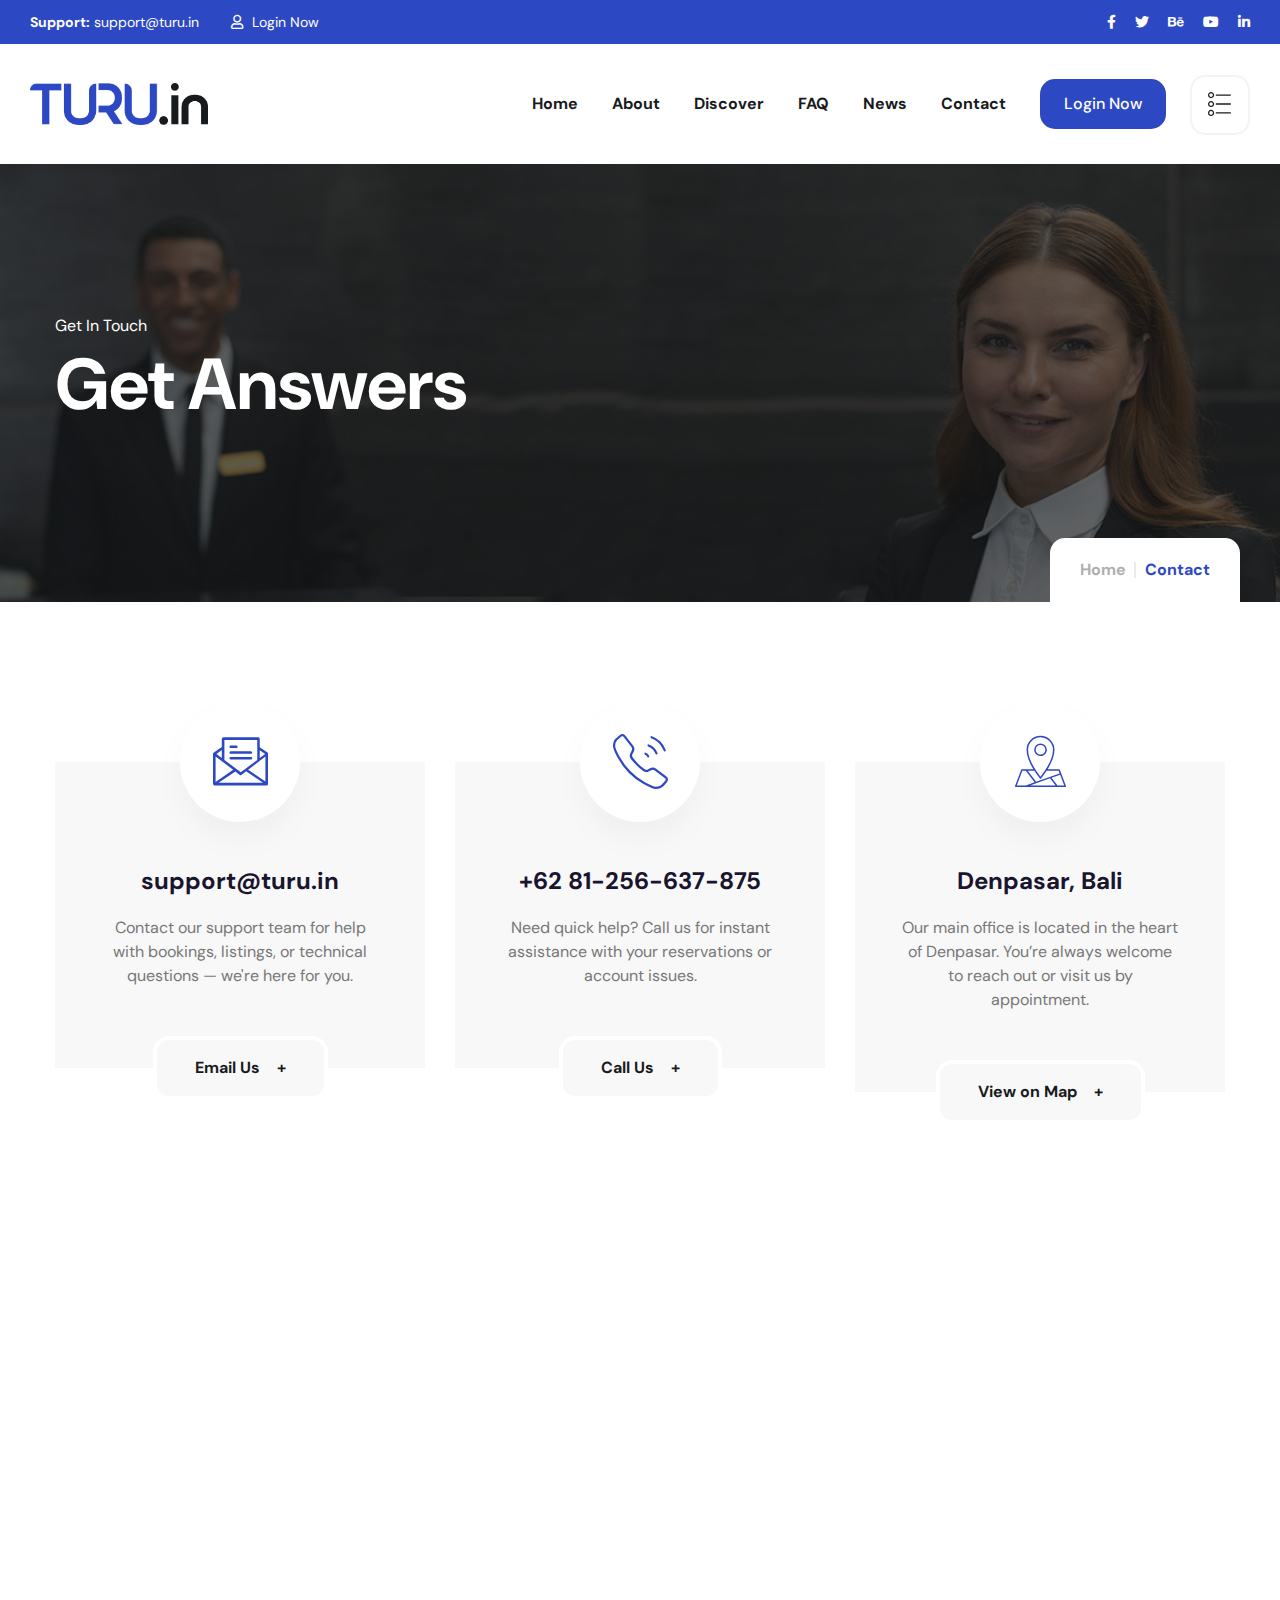
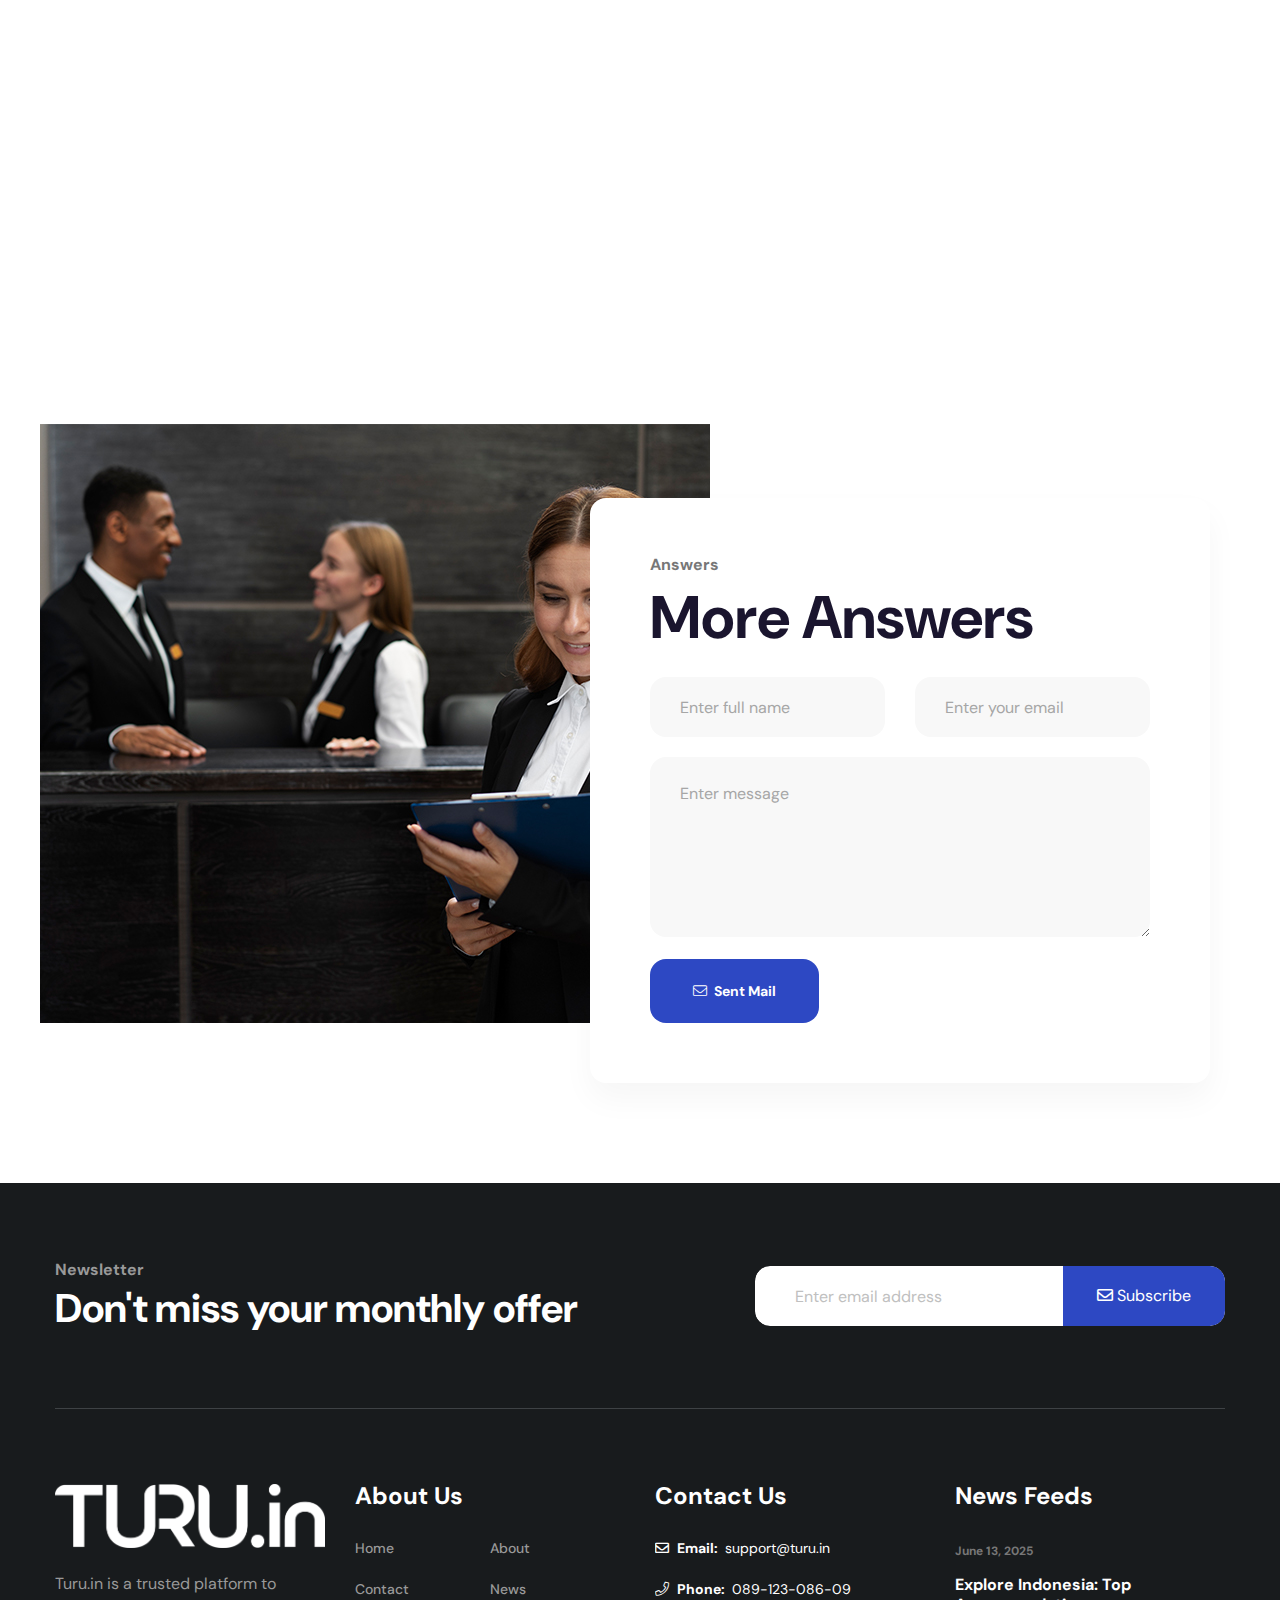
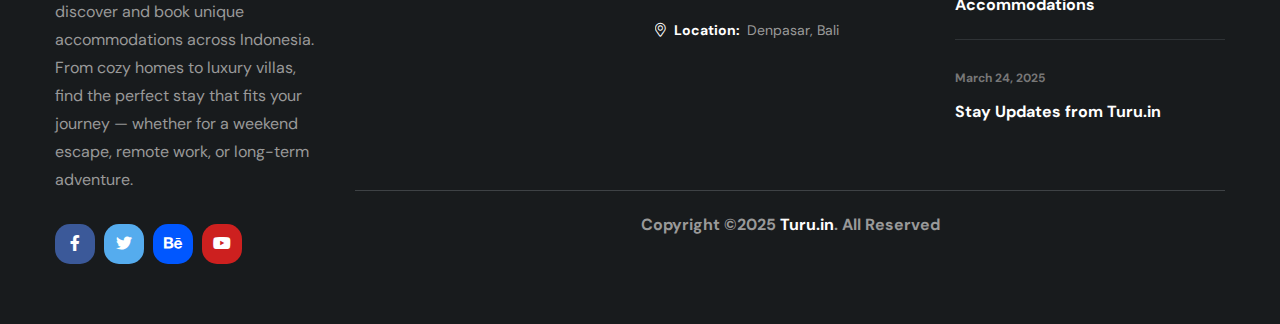
<file: contact.html>
<!doctype html>
<html lang="en">
<head>
    <!-- Required meta tags -->
    <meta charset="utf-8">
    <meta name="viewport" content="width=device-width, initial-scale=1, shrink-to-fit=no">

    <link rel="shortcut icon" type="image/x-icon" href="assets/img/logo/LogoKecil.png">

    <!-- All CSS -->
    <link rel="stylesheet" href="assets/css/animate.css">
    <link rel="stylesheet" href="assets/css/fontawesome.min.css">
    <link rel="stylesheet" href="assets/css/flaticon.css">
    <link rel="stylesheet" href="assets/css/magnafic-popup.min.css">
    <link rel="stylesheet" href="assets/css/nice-select.css">
    <link rel="stylesheet" href="assets/css/meanmenu.css">
    <link rel="stylesheet" href="assets/css/bootstrap.min.css">
    <link rel="stylesheet" href="assets/css/odometer.css">
    <link rel="stylesheet" href="assets/css/slick.css">
    <link rel="stylesheet" href="assets/css/spacing.css">
    <link rel="stylesheet" href="assets/css/main.css">

    <title>Turu.in – Find Your Perfect Stay</title>
</head>

<body>
    <div id="loading" class="loading-4">
        <div id="loading-center">
            <div id="loading-center-absolute">
                <div class="object" id="object_four"></div>
                <div class="object" id="object_three"></div>
                <div class="object" id="object_two"></div>
                <div class="object" id="object_one"></div>
            </div>
        </div>
    </div>
    <!-- /. preloader -->
<header class="header-area">
    <div class="header-top bg-theme-2">
        <div class="container-fluid">
            <div class="row">
                <div class="col-xl-6 col-lg-6 col-md-6">
                    <div class="header-info-wrap">
                        <div class="header-info">
                            <span>Support:</span>
                            <a href="mailto:support@turu.in">support@turu.in</a>
                        </div>
                        <div class="header-info">
                            <a href="sign-in.html"><i class="far fa-user"></i> Login Now</a>
                        </div>
                    </div>
                </div>
                <div class="col-xl-6 col-lg-6 col-md-6">
                    <div class="header-social">
                        <a href="#" class="text-white"><i class="fab fa-facebook-f"></i></a>
                        <a href="#" class="text-white"><i class="fab fa-twitter"></i></a>
                        <a href="#" class="text-white"><i class="fab fa-behance"></i></a>
                        <a href="#" class="text-white"><i class="fab fa-youtube"></i></a>
                        <a href="#" class="text-white"><i class="fab fa-linkedin-in"></i></a>
                    </div>
                </div>
            </div>
        </div>
    </div>
    <div class="header-style-2 header-spacing">
        <div class="container-fluid">
            <div class="row align-items-center">
                <div class="col-xl-2 col-lg-3 col-md-4 col-4">
                    <div class="logo">
                        <a href="index.html">
                            <img src="assets/img/logo/TuruLogo.png" alt="logo">
                        </a>
                    </div>
                </div>
                <div class="col-xl-10 col-lg-9 col-md-8 col-8 text-right">
                    <div class="d-none d-lg-inline-block">
                        <div class="main-menu">
                            <nav id="mobile-menu">
                                <ul id="menu-main-menu">
                                    <li><a href="index.html">Home</a></li>
                                    <li><a href="about.html">About</a></li>
                                    <li><a href="listings-grid-right-sidebar.html">Discover</a></li>
                                    <li><a href="faq.html">FAQ</a></li>
                                    <li><a href="news.html">News</a></li>
                                    <li><a href="contact.html">Contact</a></li>
                                </ul>
                            </nav>
                        </div>
                    </div>
                    <div class="d-inline-block ">
                        <div class="header-btn">
                            <a href="sign-in.html">
                                Login Now
                            </a>
                        </div>
                        <div class="sidebar-open ml-20 d-none d-lg-inline-block open-mobile-menu has-transform">
                            <a href="javascript:void(0)">
                                <svg xmlns="http://www.w3.org/2000/svg" width="23px" height="24px">
                                    <path fill-rule="evenodd" fill="rgb(24, 27, 29)"
                                          d="M22.375,12.635 L8.250,12.635 C7.905,12.635 7.625,12.350 7.625,12.000 C7.625,11.649 7.905,11.365 8.250,11.365 L22.375,11.365 C22.720,11.365 23.000,11.649 23.000,12.000 C23.000,12.350 22.720,12.635 22.375,12.635 ZM22.375,3.746 L8.250,3.746 C7.905,3.746 7.625,3.461 7.625,3.111 C7.625,2.760 7.905,2.476 8.250,2.476 L22.375,2.476 C22.720,2.476 23.000,2.760 23.000,3.111 C23.000,3.461 22.720,3.746 22.375,3.746 ZM3.062,24.000 C1.371,24.000 0.000,22.607 0.000,20.888 C0.000,19.170 1.371,17.777 3.062,17.777 C4.754,17.777 6.125,19.170 6.125,20.888 C6.125,22.607 4.754,24.000 3.062,24.000 ZM3.062,19.047 C2.061,19.047 1.250,19.872 1.250,20.888 C1.250,21.905 2.061,22.730 3.062,22.730 C4.063,22.730 4.875,21.905 4.875,20.888 C4.875,19.872 4.063,19.047 3.062,19.047 ZM3.062,15.111 C1.371,15.111 0.000,13.718 0.000,12.000 C0.000,10.282 1.371,8.888 3.062,8.888 C4.754,8.888 6.125,10.282 6.125,12.000 C6.125,13.718 4.754,15.111 3.062,15.111 ZM3.062,10.159 C2.061,10.159 1.250,10.983 1.250,12.000 C1.250,13.017 2.061,13.841 3.062,13.841 C4.063,13.841 4.875,13.017 4.875,12.000 C4.875,10.983 4.063,10.159 3.062,10.159 ZM3.062,6.222 C1.371,6.222 0.000,4.829 0.000,3.111 C0.000,1.393 1.371,-0.000 3.062,-0.000 C4.754,-0.000 6.125,1.393 6.125,3.111 C6.125,4.829 4.754,6.222 3.062,6.222 ZM3.062,1.270 C2.061,1.270 1.250,2.094 1.250,3.111 C1.250,4.128 2.061,4.952 3.062,4.952 C4.063,4.952 4.875,4.128 4.875,3.111 C4.875,2.094 4.063,1.270 3.062,1.270 ZM8.250,20.254 L22.375,20.254 C22.720,20.254 23.000,20.538 23.000,20.888 C23.000,21.239 22.720,21.524 22.375,21.524 L8.250,21.524 C7.905,21.524 7.625,21.239 7.625,20.888 C7.625,20.538 7.905,20.254 8.250,20.254 Z"/>
                                </svg>
                            </a>
                        </div>
                        <div class="menu-open  ml-20 d-inline-block d-lg-none">
                            <a href="javascript:void(0)">
                                <svg xmlns="http://www.w3.org/2000/svg" width="23px" height="24px">
                                    <path fill-rule="evenodd" fill="rgb(24, 27, 29)"
                                          d="M22.375,12.635 L8.250,12.635 C7.905,12.635 7.625,12.350 7.625,12.000 C7.625,11.649 7.905,11.365 8.250,11.365 L22.375,11.365 C22.720,11.365 23.000,11.649 23.000,12.000 C23.000,12.350 22.720,12.635 22.375,12.635 ZM22.375,3.746 L8.250,3.746 C7.905,3.746 7.625,3.461 7.625,3.111 C7.625,2.760 7.905,2.476 8.250,2.476 L22.375,2.476 C22.720,2.476 23.000,2.760 23.000,3.111 C23.000,3.461 22.720,3.746 22.375,3.746 ZM3.062,24.000 C1.371,24.000 0.000,22.607 0.000,20.888 C0.000,19.170 1.371,17.777 3.062,17.777 C4.754,17.777 6.125,19.170 6.125,20.888 C6.125,22.607 4.754,24.000 3.062,24.000 ZM3.062,19.047 C2.061,19.047 1.250,19.872 1.250,20.888 C1.250,21.905 2.061,22.730 3.062,22.730 C4.063,22.730 4.875,21.905 4.875,20.888 C4.875,19.872 4.063,19.047 3.062,19.047 ZM3.062,15.111 C1.371,15.111 0.000,13.718 0.000,12.000 C0.000,10.282 1.371,8.888 3.062,8.888 C4.754,8.888 6.125,10.282 6.125,12.000 C6.125,13.718 4.754,15.111 3.062,15.111 ZM3.062,10.159 C2.061,10.159 1.250,10.983 1.250,12.000 C1.250,13.017 2.061,13.841 3.062,13.841 C4.063,13.841 4.875,13.017 4.875,12.000 C4.875,10.983 4.063,10.159 3.062,10.159 ZM3.062,6.222 C1.371,6.222 0.000,4.829 0.000,3.111 C0.000,1.393 1.371,-0.000 3.062,-0.000 C4.754,-0.000 6.125,1.393 6.125,3.111 C6.125,4.829 4.754,6.222 3.062,6.222 ZM3.062,1.270 C2.061,1.270 1.250,2.094 1.250,3.111 C1.250,4.128 2.061,4.952 3.062,4.952 C4.063,4.952 4.875,4.128 4.875,3.111 C4.875,2.094 4.063,1.270 3.062,1.270 ZM8.250,20.254 L22.375,20.254 C22.720,20.254 23.000,20.538 23.000,20.888 C23.000,21.239 22.720,21.524 22.375,21.524 L8.250,21.524 C7.905,21.524 7.625,21.239 7.625,20.888 C7.625,20.538 7.905,20.254 8.250,20.254 Z"/>
                                </svg>
                            </a>
                        </div>
                    </div>
                </div>
            </div>
        </div>
    </div>
</header>
<!-- slide-bar start -->
<div class="fix">
    <div class="side-info side-info-2 d-lg-none">
        <button class="side-info-close"><i class="fal fa-times"></i></button>

        <div class="side__logo mb-25">
            <a href="index.html"><img src="assets/img/logo/TuruLogo.png" alt="logo" /></a>
        </div>

        <div class="mobile-menu"></div>

        <div class="contact-infos mt-30 mb-30">
            <div class="contact-list mb-30">
                <h4>Contact Info</h4>
                <ul class="p-0">
                    <li><i class="fal fa-map"></i>Denpasar, Bali</li>
                    <li><i class="flaticon-phone-call"></i><a href="http://wa.me/6281256637875">+6281256637875</a></li>
                    <li><i class="flaticon-email-1"></i><a href="mailto:support@turu.in">support@turu.in</a></li>  
                </ul>
                <div class="sidebar__menu--social">
                    <a href="#" target="_blank"><i class="fab fa-facebook-f"></i></a>
                    <a href="#" target="_blank"><i class="fab fa-twitter"></i></a>
                    <a href="#" target="_blank"><i class="fab fa-instagram"></i></a>
                    <a href="#" target="_blank"><i class="fab fa-linkedin"></i></a>
                    <a href="#" target="_blank"><i class="fab fa-youtube"></i></a>
                </div>

            </div>
        </div>

    </div>

    <div class="side-info d-none d-lg-block text-center">
        <button class="side-info-close"><i class="fal fa-times"></i></button>

        <div class="side__logo mb-25">
            <a href="index.html"><img src="assets/img/logo/TuruLogo.png" alt="logo" /></a>
        </div>

        <div class="info-text mb-30">
            <p>Turu.in is a trusted platform to discover and book unique accommodations across Indonesia. 
                From cozy homes to luxury villas, find the perfect stay that fits your journey — whether for a weekend escape, 
                remote work, or long-term adventure.</p>
        </div>


        <div class="side-map mt-20 mb-30">
            <iframe src="https://www.google.com/maps/embed?pb=!1m18!1m12!1m3!1d14055.645798134456!2d115.21068921650645!3d-8.66946054230354!2m3!1f0!2f0!3f0!3m2!1i1024!2i768!4f13.1!3m3!1m2!1s0x2dd241cf9da5ebb1%3A0x1f7250a1ec55df91!2sLevel%2021%20Mall!5e0!3m2!1sid!2sid!4v1750835516241!5m2!1sid!2sid" width="600" height="450" style="border:0;" allowfullscreen="" loading="lazy" referrerpolicy="no-referrer-when-downgrade"></iframe>
        </div>

        <div class="contact-infos mt-30 mb-30">
            <div class="contact-list mb-30">
                <div class="sidebar__menu--social">
                    <a href="#" target="_blank"><i class="fab fa-facebook-f"></i></a>
                    <a href="#" target="_blank"><i class="fab fa-twitter"></i></a>
                    <a href="#" target="_blank"><i class="fab fa-instagram"></i></a>
                    <a href="#" target="_blank"><i class="fab fa-linkedin"></i></a>
                    <a href="#" target="_blank"><i class="fab fa-youtube"></i></a>
                </div>

            </div>
        </div>

    </div>
</div>
<div class="offcanvas-overlay"></div>
<!-- slide-bar end -->

<main>
    <div class="breadcrumb-area mb-160" style="background-image: url(assets/img/bg/contact.jpg)" data-overlay="dark"
         data-opacity="7">
        <div class="container pt-150 pb-150 position-relative">
            <div class="row justify-content-center">
                <div class="col-xl-12">
                    <div class="breadcrumb-title">
                        <span class="sub-title">Get In Touch</span>
                        <h3 class="title">Get Answers</h3>
                    </div>
                </div>
            </div>
            <div class="breadcrumb-nav">
                <ul>
                    <li><a href="index.html">Home</a></li>
                    <li class="active">Contact</li>
                </ul>
            </div>
        </div>
    </div>
    <!-- address area start -->
    <class="address-area">
    <div class="container">
        <div class="row">
            <!-- Email -->
            <div class="col-xl-4 col-lg-6 col-md-6 col-sm-12 col-12">
                <div class="single-address mb-130 text-center">
                    <div class="shape">
                        <img src="assets/img/bg/pattern.jpg" alt="">
                    </div>
                    <div class="address-icon">
                        <i class="flaticon-email-1"></i>
                    </div>
                    <div class="address-desc">
                        <h4><a href="mailto:support@turu.in">support@turu.in</a></h4>
                        <p>Contact our support team for help with bookings, listings, or technical questions — we're here for you.</p>
                        <a href="mailto:support@turu.in" class="generic-btn">Email Us <span class="pl-13 d-inline-block">+</span></a>
                    </div>
                </div>
            </div>

            <!-- Phone -->
            <div class="col-xl-4 col-lg-6 col-md-6 col-sm-12 col-12">
                <div class="single-address mb-130 text-center">
                    <div class="shape">
                        <img src="assets/img/bg/pattern.jpg" alt="">
                    </div>
                    <div class="address-icon">
                        <i class="flaticon-phone-call"></i>
                    </div>
                    <div class="address-desc">
                        <h4><a href="http://wa.me/6281256637875">+62 81-256-637-875</a></h4>
                        <p>Need quick help? Call us for instant assistance with your reservations or account issues.</p>
                        <a href="http://wa.me/6281256637875" class="generic-btn">Call Us <span class="pl-13 d-inline-block">+</span></a>
                    </div>
                </div>
            </div>

            <!-- Address -->
            <div class="col-xl-4 col-lg-6 col-md-6 col-sm-12 col-12">
                <div class="single-address mb-130 text-center">
                    <div class="shape">
                        <img src="assets/img/bg/pattern.jpg" alt="">
                    </div>
                    <div class="address-icon">
                        <i class="flaticon-location-1"></i>
                    </div>
                    <div class="address-desc">
                        <h4><a href="https://maps.google.com">Denpasar, Bali</a></h4>
                        <p>Our main office is located in the heart of Denpasar. You’re always welcome to reach out or visit us by appointment.</p>
                        <a href="https://maps.google.com" class="generic-btn">View on Map <span class="pl-13 d-inline-block">+</span></a>
                    </div>
                </div>
            </div>
        </div>
    </div>
    <!-- address area end -->
    <!-- map area start -->
    <div class="map-area pb-95">
            <iframe src="https://www.google.com/maps/embed?pb=!1m18!1m12!1m3!1d3944.061650848893!2d115.21667967578577!3d-8.669247991400806!2m3!1f0!2f0!3f0!3m2!1i1024!2i768!4f13.1!3m3!1m2!1s0x2dd240f66f08f2c3%3A0x1e91ff9b14dc9f26!2sLevel%2021%20Mall!5e0!3m2!1sen!2sid!4v1717923793619!5m2!1sen!2sid" 
        width="100%" height="450" style="border:0;" allowfullscreen="" loading="lazy" referrerpolicy="no-referrer-when-downgrade">
    </iframe>
    </div>
    <!-- map area end -->
    <!-- answare area start -->
    <div class="answare-area pb-160">
        <div class="container">
            <div class="row">
                <div class="col-xl-123">
                    <div class="answere-box answere-box-2">
                        <div class="thumb mb-30 mb-lg-0">
                            <img src="assets/img/faq/faq.jpg" alt="">
                        </div>
                        <div class="answere-form">
                            <span>Answers</span>
                            <h3>More Answers</h3>
                            <form action="#">
                                <div class="row row-20">
                                    <div class="col-xl-6">
                                        <div class="input-group mb-20">
                                            <input type="text" name="fullname" id="fullname" placeholder="Enter full name">
                                        </div>
                                    </div>
                                    <div class="col-xl-6">
                                        <div class="input-group mb-20">
                                            <input type="email" name="email" id="email" placeholder="Enter your email">
                                        </div>
                                    </div>
                                    <div class="col-xl-12">
                                        <div class="input-gruop mb-15">
                                            <textarea name="message" id="message" cols="30" rows="10" placeholder="Enter message"></textarea>
                                        </div>
                                    </div>
                                    <div class="col-xl-12">
                                        <div class="text-centers">
                                            <button type="submit"><i class="fal fa-envelope"></i>Sent Mail</button>
                                        </div>
                                    </div>
                                </div>
                            </form>
                        </div>
                    </div>
                </div>
            </div>
        </div>
    </div>
    <!-- answare area end -->
</main>
       <!-- back to top start -->
       <div class="progress-wrap">
        <svg class="progress-circle svg-content" width="100%" height="100%" viewBox="-1 -1 102 102">
        <path d="M50,1 a49,49 0 0,1 0,98 a49,49 0 0,1 0,-98" />
        </svg>
    </div>
    <!-- back to top end -->
<footer class="footer-area-2">
    <div class="container">
        <div class="row align-items-center justify-content-between subscribe-footer footer-border pt-75 pb-75">
            <div class="col-xl-6">
                <div class="subscribe-content mb-30 mb-xl-0">
                    <span class="sub-title">Newsletter</span>
                    <h3 class="title">Don't miss your monthly offer</h3>
                </div>
            </div>
            <div class="col-xl-5">
                <div class="subscribe-form">
                    <form action="#">
                        <div class="input-wrap">
                            <input type="text" placeholder="Enter email address">
                            <button><i class="far fa-envelope"></i> Subscribe</button>
                        </div>
                    </form>
                </div>
            </div>
        </div>
        <div class="row pt-75 pb-50 pb-lg-0 pb-md-0 pb-xs-0">
            <div class="col-xl-3 col-md-12">
                <div class="footer-widget-2 about-widget">
                    <div class="footer-logo">
                        <a href="index-2.html">
                            <img src="assets/img/logo/TuruLogoPutih.png" alt="logo">
                        </a>
                    </div>
                    <p>
                        Turu.in is a trusted platform to discover and book unique accommodations across Indonesia. 
                        From cozy homes to luxury villas, find the perfect stay that fits your journey — whether for a weekend escape, 
                        remote work, or long-term adventure.
                    </p>
                    <div class="social-logo">
                        <a href="#" class="facebook"><i class="fab fa-facebook-f"></i></a>
                        <a href="#" class="twitter"><i class="fab fa-twitter"></i></a>
                        <a href="#" class="behance"><i class="fab fa-behance"></i></a>
                        <a href="#" class="youtube"><i class="fab fa-youtube"></i></a>
                    </div>
                </div>
            </div>
            <div class="col-xl-9">
                <div class="row footer-border pb-40">
                    <div class="col-xl-4 col-lg-4 col-md-6">
                        <div class="footer-widget-2 menu-widget">
                            <h3 class="widget-title mb-0 border-0 pb-30-important">About Us</h3>
                            <ul>
                                <li><a href="index.html">Home</a></li>
                                <li><a href="about.html">About</a></li>
                                <li><a href="contact.html">Contact</a></li>
                                <li><a href="news.html">News</a></li>
                            </ul>
                        </div>
                    </div>
                    <div class="col-xl-4 col-lg-4 col-md-6">
                        <div class="footer-widget-2 contact-widget">
                            <h3 class="widget-title mb-0 border-0 pb-30-important">Contact Us</h3>
                            <ul>
                                <li><span><i class="far fa-envelope"></i> Email:</span> <a class="text-white" href="mailto:support@turu.in">support@turu.in</a></li>
                                <li><span><i class="fal fa-phone"></i> Phone:</span> <a class="text-white" href="tel:08912308609">089-123-086-09</a></li>
                                <li><span><i class="fal fa-map-marker-alt"></i> Location:</span> Denpasar, Bali
                                </li>
                            </ul>
                        </div>
                    </div>
                    <div class="col-xl-4 col-lg-4">
                        <div class="footer-widget-2 latest-news-widget">
                            <h3 class="widget-title mb-0 border-0 pb-30-important">News Feeds</h3>
                            <div class="single-news-widget">
                                <span>June 13, 2025</span>
                                <h5>
                                    <a href="news-details.html">Explore Indonesia: Top Accommodations</a>
                                </h5>
                            </div>
                            <div class="single-news-widget">
                                <span>March 24, 2025</span>
                                <h5>
                                    <a href="news-details.html">Stay Updates from Turu.in</a>
                                </h5>
                            </div>
                        </div>
                    </div>
                </div>
                <div class="footer-copyright text-center">
                    <p>Copyright ©2025 <a href="#">Turu.in</a>. All Reserved</p>
                </div>
            </div>
        </div>
    </div>
</footer>

<!-- Optional JavaScript -->
<!-- jQuery first, then Popper.js, then Bootstrap JS -->
<script src="assets/js/jquery-3.6.0.min.js"></script>
<script src="assets/js/popper.min.js"></script>
<script src="assets/js/bootstrap.min.js"></script>
<script src="assets/js/magnafic.popup.min.js"></script>
<script src="assets/js/nice-select.min.js"></script>
<script src="assets/js/back-to-top.min.js"></script>
<script src="assets/js/slick.min.js"></script>
<script src="assets/js/imagesloaded.pkgd.min.js"></script>
<script src="assets/js/isotope.pkgd.min.js"></script>
<script src="assets/js/meanmenu.min.js"></script>
<script src="assets/js/jquery.appear.js"></script>
<script src="assets/js/odometer.min.js"></script>
<script src="assets/js/script.js"></script>
</body>
</html>
</file>
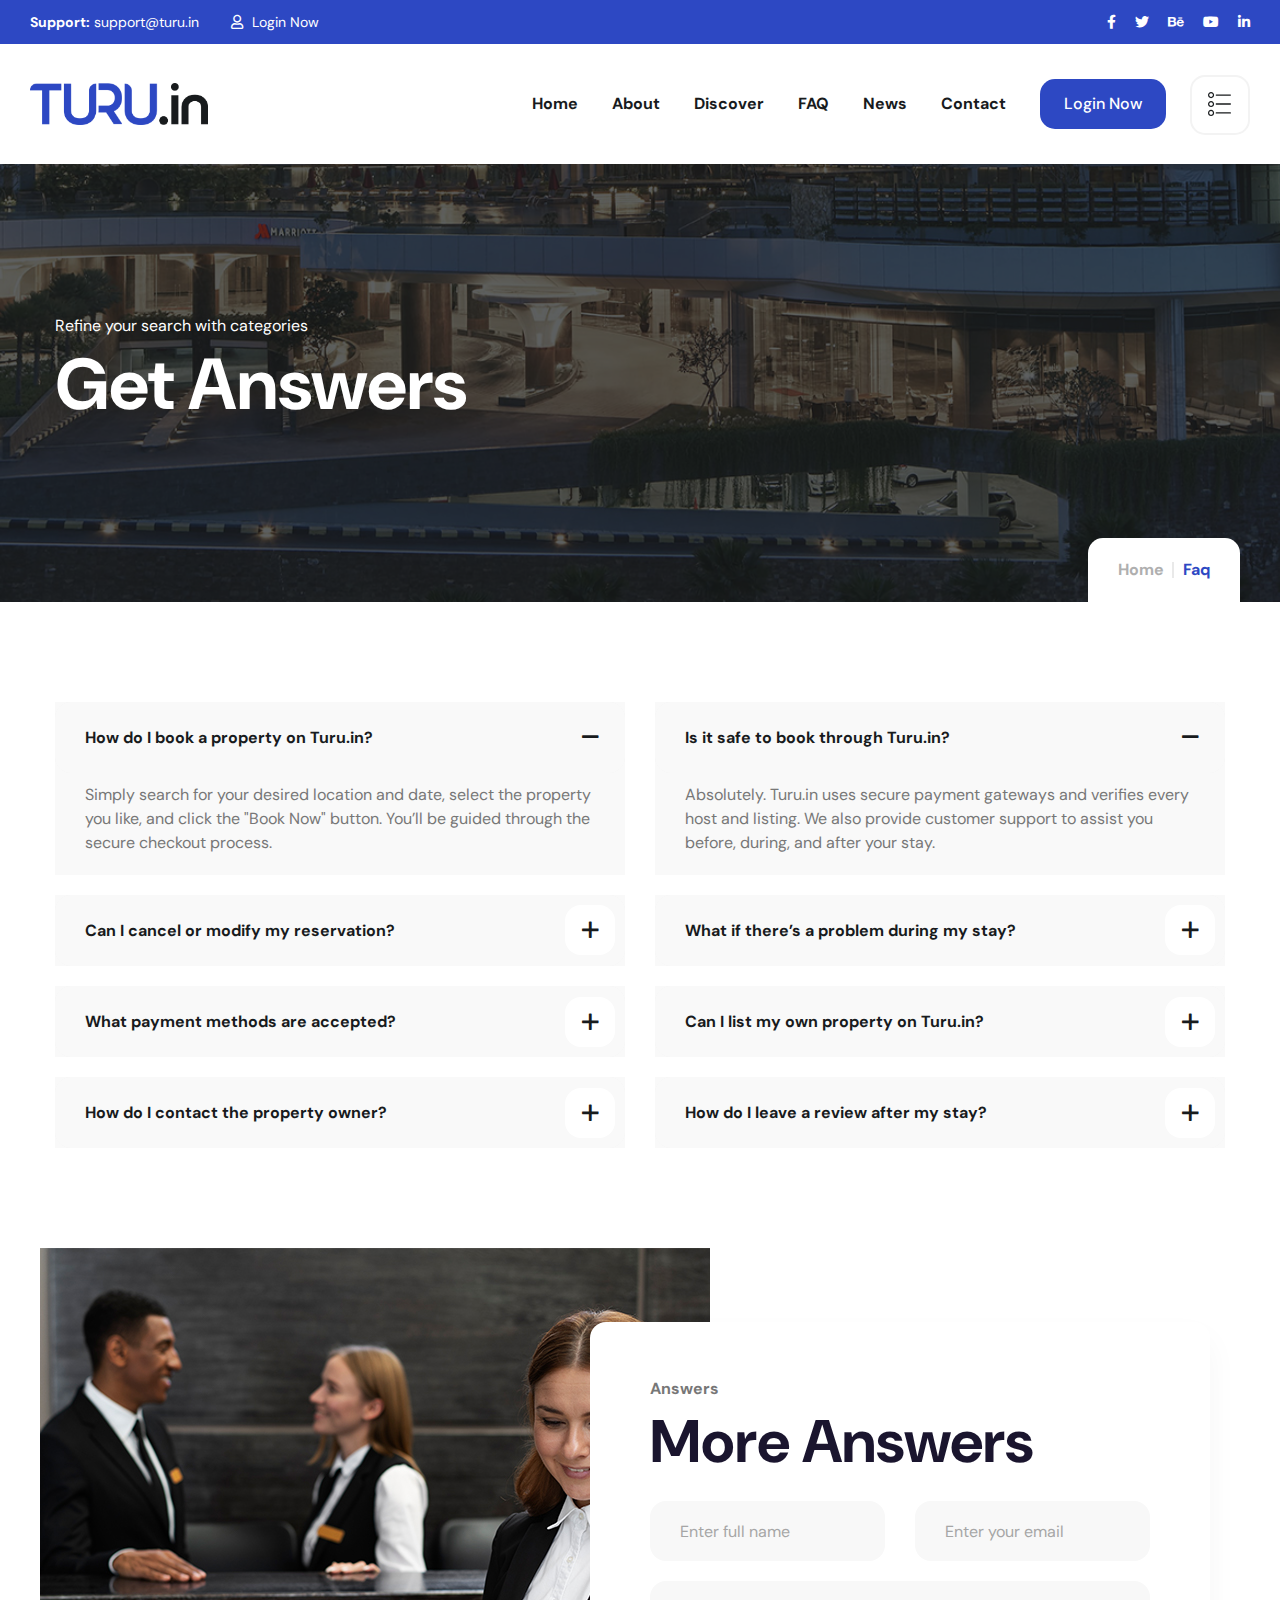
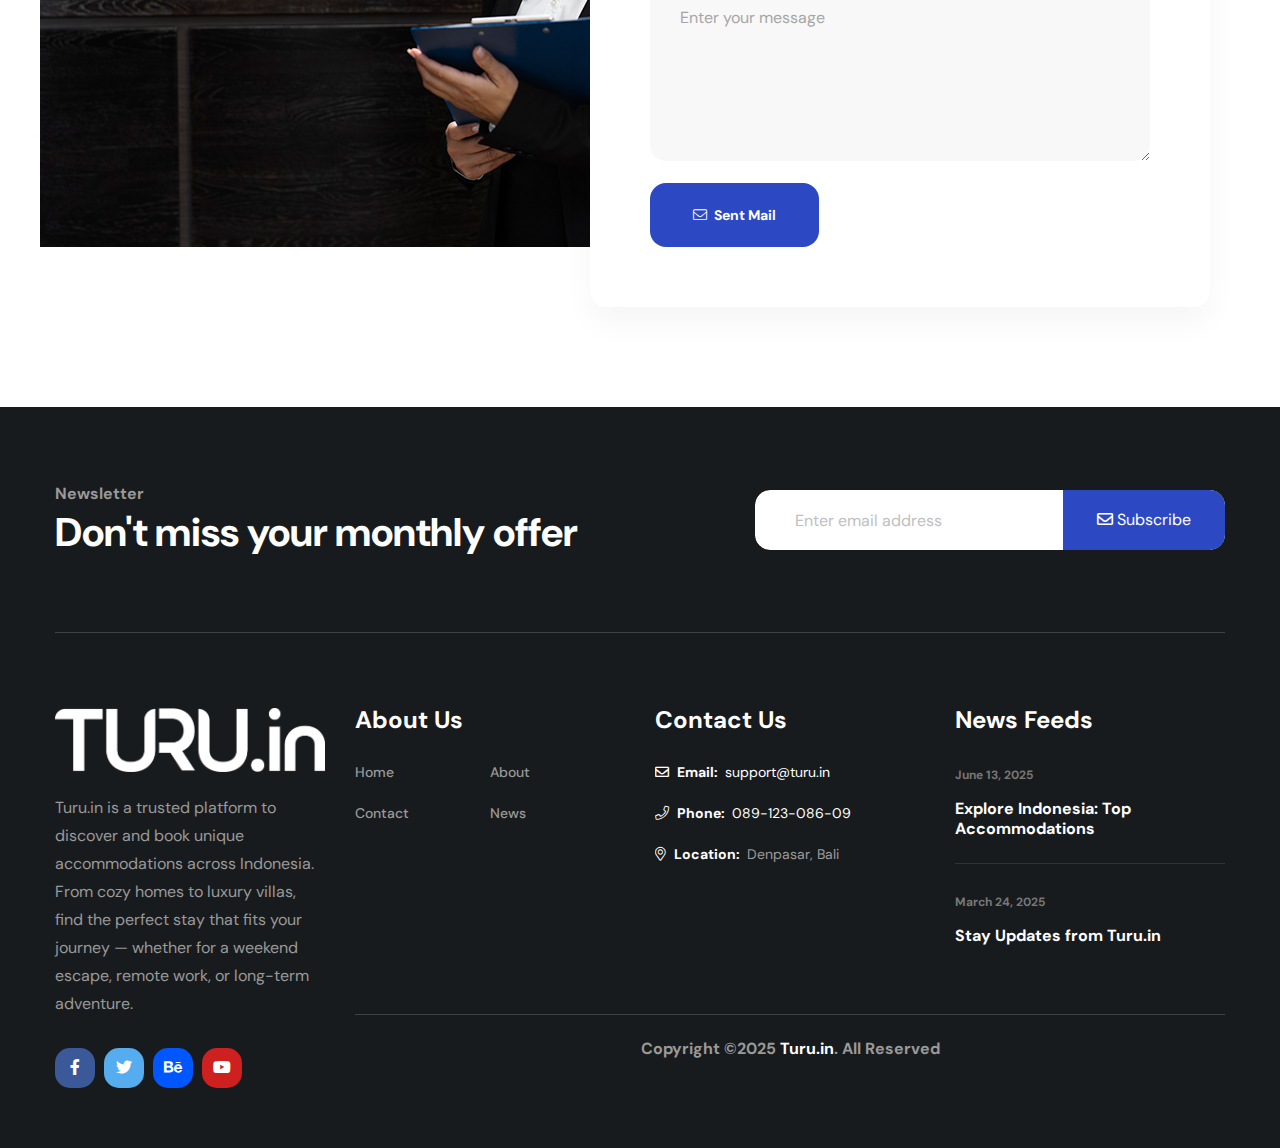
<file: faq.html>
<!doctype html>
<html lang="en">
<head>
    <!-- Required meta tags -->
    <meta charset="utf-8">
    <meta name="viewport" content="width=device-width, initial-scale=1, shrink-to-fit=no">

    <link rel="shortcut icon" type="image/x-icon" href="assets/img/logo/LogoKecil.png">

    <!-- All CSS -->
    <link rel="stylesheet" href="assets/css/animate.css">
    <link rel="stylesheet" href="assets/css/fontawesome.min.css">
    <link rel="stylesheet" href="assets/css/flaticon.css">
    <link rel="stylesheet" href="assets/css/bootstrap.min.css">
    <link rel="stylesheet" href="assets/css/odometer.css">
    <link rel="stylesheet" href="assets/css/slick.css">
    <link rel="stylesheet" href="assets/css/magnafic-popup.min.css">
    <link rel="stylesheet" href="assets/css/spacing.css">
    <link rel="stylesheet" href="assets/css/main.css">

    <title>Turu.in – Find Your Perfect Stay</title>
</head>

<body>
    <div id="loading" class="loading-4">
        <div id="loading-center">
            <div id="loading-center-absolute">
                <div class="object" id="object_four"></div>
                <div class="object" id="object_three"></div>
                <div class="object" id="object_two"></div>
                <div class="object" id="object_one"></div>
            </div>
        </div>
    </div>
    <!-- /. preloader -->
<header class="header-area">
    <div class="header-top bg-theme-2">
        <div class="container-fluid">
            <div class="row">
                <div class="col-xl-6 col-lg-6 col-md-6">
                    <div class="header-info-wrap">
                        <div class="header-info">
                            <span>Support:</span>
                            <a href="mailto:support@turu.in">support@turu.in</a>
                        </div>
                        <div class="header-info">
                            <a href="sign-in.html"><i class="far fa-user"></i> Login Now</a>
                        </div>
                    </div>
                </div>
                <div class="col-xl-6 col-lg-6 col-md-6">
                    <div class="header-social">
                        <a href="#" class="text-white"><i class="fab fa-facebook-f"></i></a>
                        <a href="#" class="text-white"><i class="fab fa-twitter"></i></a>
                        <a href="#" class="text-white"><i class="fab fa-behance"></i></a>
                        <a href="#" class="text-white"><i class="fab fa-youtube"></i></a>
                        <a href="#" class="text-white"><i class="fab fa-linkedin-in"></i></a>
                    </div>
                </div>
            </div>
        </div>
    </div>
    <div class="header-style-2 header-spacing">
        <div class="container-fluid">
            <div class="row align-items-center">
                <div class="col-xl-2 col-lg-3 col-md-4 col-4">
                    <div class="logo">
                        <a href="index.html">
                            <img src="assets/img/logo/TuruLogo.png" alt="logo">
                        </a>
                    </div>
                </div>
                <div class="col-xl-10 col-lg-9 col-md-8 col-8 text-right">
                    <div class="d-none d-lg-inline-block">
                        <div class="main-menu">
                            <nav id="mobile-menu">
                                <ul id="menu-main-menu">
                                    <li><a href="index.html">Home</a></li>
                                    <li><a href="about.html">About</a></li>
                                    <li><a href="listings-grid-right-sidebar.html">Discover</a></li>
                                    <li><a href="faq.html">FAQ</a></li>
                                    <li><a href="news.html">News</a></li>
                                    <li><a href="contact.html">Contact</a></li>
                                </ul>
                            </nav>
                        </div>
                    </div>
                    <div class="d-inline-block ">
                        <div class="header-btn">
                            <a href="sign-in.html">
                                Login Now
                            </a>
                        </div>
                        <div class="sidebar-open ml-20 d-none d-lg-inline-block open-mobile-menu has-transform">
                            <a href="javascript:void(0)">
                                <svg xmlns="http://www.w3.org/2000/svg" width="23px" height="24px">
                                    <path fill-rule="evenodd" fill="rgb(24, 27, 29)"
                                          d="M22.375,12.635 L8.250,12.635 C7.905,12.635 7.625,12.350 7.625,12.000 C7.625,11.649 7.905,11.365 8.250,11.365 L22.375,11.365 C22.720,11.365 23.000,11.649 23.000,12.000 C23.000,12.350 22.720,12.635 22.375,12.635 ZM22.375,3.746 L8.250,3.746 C7.905,3.746 7.625,3.461 7.625,3.111 C7.625,2.760 7.905,2.476 8.250,2.476 L22.375,2.476 C22.720,2.476 23.000,2.760 23.000,3.111 C23.000,3.461 22.720,3.746 22.375,3.746 ZM3.062,24.000 C1.371,24.000 0.000,22.607 0.000,20.888 C0.000,19.170 1.371,17.777 3.062,17.777 C4.754,17.777 6.125,19.170 6.125,20.888 C6.125,22.607 4.754,24.000 3.062,24.000 ZM3.062,19.047 C2.061,19.047 1.250,19.872 1.250,20.888 C1.250,21.905 2.061,22.730 3.062,22.730 C4.063,22.730 4.875,21.905 4.875,20.888 C4.875,19.872 4.063,19.047 3.062,19.047 ZM3.062,15.111 C1.371,15.111 0.000,13.718 0.000,12.000 C0.000,10.282 1.371,8.888 3.062,8.888 C4.754,8.888 6.125,10.282 6.125,12.000 C6.125,13.718 4.754,15.111 3.062,15.111 ZM3.062,10.159 C2.061,10.159 1.250,10.983 1.250,12.000 C1.250,13.017 2.061,13.841 3.062,13.841 C4.063,13.841 4.875,13.017 4.875,12.000 C4.875,10.983 4.063,10.159 3.062,10.159 ZM3.062,6.222 C1.371,6.222 0.000,4.829 0.000,3.111 C0.000,1.393 1.371,-0.000 3.062,-0.000 C4.754,-0.000 6.125,1.393 6.125,3.111 C6.125,4.829 4.754,6.222 3.062,6.222 ZM3.062,1.270 C2.061,1.270 1.250,2.094 1.250,3.111 C1.250,4.128 2.061,4.952 3.062,4.952 C4.063,4.952 4.875,4.128 4.875,3.111 C4.875,2.094 4.063,1.270 3.062,1.270 ZM8.250,20.254 L22.375,20.254 C22.720,20.254 23.000,20.538 23.000,20.888 C23.000,21.239 22.720,21.524 22.375,21.524 L8.250,21.524 C7.905,21.524 7.625,21.239 7.625,20.888 C7.625,20.538 7.905,20.254 8.250,20.254 Z"/>
                                </svg>
                            </a>
                        </div>
                        <div class="menu-open  ml-20 d-inline-block d-lg-none">
                            <a href="javascript:void(0)">
                                <svg xmlns="http://www.w3.org/2000/svg" width="23px" height="24px">
                                    <path fill-rule="evenodd" fill="rgb(24, 27, 29)"
                                          d="M22.375,12.635 L8.250,12.635 C7.905,12.635 7.625,12.350 7.625,12.000 C7.625,11.649 7.905,11.365 8.250,11.365 L22.375,11.365 C22.720,11.365 23.000,11.649 23.000,12.000 C23.000,12.350 22.720,12.635 22.375,12.635 ZM22.375,3.746 L8.250,3.746 C7.905,3.746 7.625,3.461 7.625,3.111 C7.625,2.760 7.905,2.476 8.250,2.476 L22.375,2.476 C22.720,2.476 23.000,2.760 23.000,3.111 C23.000,3.461 22.720,3.746 22.375,3.746 ZM3.062,24.000 C1.371,24.000 0.000,22.607 0.000,20.888 C0.000,19.170 1.371,17.777 3.062,17.777 C4.754,17.777 6.125,19.170 6.125,20.888 C6.125,22.607 4.754,24.000 3.062,24.000 ZM3.062,19.047 C2.061,19.047 1.250,19.872 1.250,20.888 C1.250,21.905 2.061,22.730 3.062,22.730 C4.063,22.730 4.875,21.905 4.875,20.888 C4.875,19.872 4.063,19.047 3.062,19.047 ZM3.062,15.111 C1.371,15.111 0.000,13.718 0.000,12.000 C0.000,10.282 1.371,8.888 3.062,8.888 C4.754,8.888 6.125,10.282 6.125,12.000 C6.125,13.718 4.754,15.111 3.062,15.111 ZM3.062,10.159 C2.061,10.159 1.250,10.983 1.250,12.000 C1.250,13.017 2.061,13.841 3.062,13.841 C4.063,13.841 4.875,13.017 4.875,12.000 C4.875,10.983 4.063,10.159 3.062,10.159 ZM3.062,6.222 C1.371,6.222 0.000,4.829 0.000,3.111 C0.000,1.393 1.371,-0.000 3.062,-0.000 C4.754,-0.000 6.125,1.393 6.125,3.111 C6.125,4.829 4.754,6.222 3.062,6.222 ZM3.062,1.270 C2.061,1.270 1.250,2.094 1.250,3.111 C1.250,4.128 2.061,4.952 3.062,4.952 C4.063,4.952 4.875,4.128 4.875,3.111 C4.875,2.094 4.063,1.270 3.062,1.270 ZM8.250,20.254 L22.375,20.254 C22.720,20.254 23.000,20.538 23.000,20.888 C23.000,21.239 22.720,21.524 22.375,21.524 L8.250,21.524 C7.905,21.524 7.625,21.239 7.625,20.888 C7.625,20.538 7.905,20.254 8.250,20.254 Z"/>
                                </svg>
                            </a>
                        </div>
                    </div>
                </div>
            </div>
        </div>
    </div>
</header>
<!-- slide-bar start -->
<div class="fix">
    <div class="side-info side-info-2 d-lg-none">
        <button class="side-info-close"><i class="fal fa-times"></i></button>

        <div class="side__logo mb-25">
            <a href="index.html"><img src="assets/img/logo/TuruLogo.png" alt="logo" /></a>
        </div>

        <div class="mobile-menu"></div>

        <div class="contact-infos mt-30 mb-30">
            <div class="contact-list mb-30">
                <h4>Contact Info</h4>
                <ul class="p-0">
                    <li><i class="fal fa-map"></i>Denpasar, Bali</li>
                    <li><i class="flaticon-phone-call"></i><a href="http://wa.me/6281256637875">+6281256637875</a></li>
                    <li><i class="flaticon-email-1"></i><a href="mailto:support@turu.in">support@turu.in</a></li>  
                </ul>
                <div class="sidebar__menu--social">
                    <a href="#" target="_blank"><i class="fab fa-facebook-f"></i></a>
                    <a href="#" target="_blank"><i class="fab fa-twitter"></i></a>
                    <a href="#" target="_blank"><i class="fab fa-instagram"></i></a>
                    <a href="#" target="_blank"><i class="fab fa-linkedin"></i></a>
                    <a href="#" target="_blank"><i class="fab fa-youtube"></i></a>
                </div>

            </div>
        </div>

    </div>

    <div class="side-info d-none d-lg-block text-center">
        <button class="side-info-close"><i class="fal fa-times"></i></button>

        <div class="side__logo mb-25">
            <a href="index.html"><img src="assets/img/logo/TuruLogo.png" alt="logo" /></a>
        </div>

        <div class="info-text mb-30">
            <p>Turu.in is a trusted platform to discover and book unique accommodations across Indonesia. 
                From cozy homes to luxury villas, find the perfect stay that fits your journey — whether for a weekend escape, 
                remote work, or long-term adventure.</p>
        </div>


        <div class="side-map mt-20 mb-30">
            <iframe src="https://www.google.com/maps/embed?pb=!1m18!1m12!1m3!1d14055.645798134456!2d115.21068921650645!3d-8.66946054230354!2m3!1f0!2f0!3f0!3m2!1i1024!2i768!4f13.1!3m3!1m2!1s0x2dd241cf9da5ebb1%3A0x1f7250a1ec55df91!2sLevel%2021%20Mall!5e0!3m2!1sid!2sid!4v1750835516241!5m2!1sid!2sid" width="600" height="450" style="border:0;" allowfullscreen="" loading="lazy" referrerpolicy="no-referrer-when-downgrade"></iframe>
        </div>

        <div class="contact-infos mt-30 mb-30">
            <div class="contact-list mb-30">
                <div class="sidebar__menu--social">
                    <a href="#" target="_blank"><i class="fab fa-facebook-f"></i></a>
                    <a href="#" target="_blank"><i class="fab fa-twitter"></i></a>
                    <a href="#" target="_blank"><i class="fab fa-instagram"></i></a>
                    <a href="#" target="_blank"><i class="fab fa-linkedin"></i></a>
                    <a href="#" target="_blank"><i class="fab fa-youtube"></i></a>
                </div>

            </div>
        </div>

    </div>
</div>
<div class="offcanvas-overlay"></div>
<!-- slide-bar end -->

<main>
    <div class="breadcrumb-area mb-100" style="background-image: url(assets/img/bg/thumb_listing.jpg)" data-overlay="dark"
         data-opacity="7">
        <div class="container pt-150 pb-150 position-relative">
            <div class="row justify-content-center">
                <div class="col-xl-12">
                    <div class="breadcrumb-title">
                        <span class="sub-title">Refine your search with categories</span>
                        <h3 class="title">Get Answers</h3>
                    </div>
                </div>
            </div>
            <div class="breadcrumb-nav">
                <ul>
                    <li><a href="index.html">Home</a></li>
                    <li class="active">Faq</li>
                </ul>
            </div>
        </div>
    </div>
    <!-- faq area start -->
    <div class="faq-area pb-80">
        <div class="container">
            <div class="row">
                <div class="col-xl-6 col-lg-6">
                    <div class="faq-accordion faq-accordion-2">
                        <div id="accordion">
                            <div class="card">
                            <div class="card-header" id="headingOne">
                                <h5 class="mb-0">
                                <button class="btn-link" data-toggle="collapse" data-target="#collapseOne" aria-expanded="true" aria-controls="collapseOne">
                                    How do I book a property on Turu.in?
                                </button>
                                </h5>
                            </div>
                            <div id="collapseOne" class="collapse show" aria-labelledby="headingOne" data-parent="#accordion">
                                <div class="card-body">
                                Simply search for your desired location and date, select the property you like, and click the "Book Now" button. You’ll be guided through the secure checkout process.
                                </div>
                            </div>
                            </div>
                            <div class="card">
                            <div class="card-header" id="headingTwo">
                                <h5 class="mb-0">
                                <button class="btn-link collapsed" data-toggle="collapse" data-target="#collapseTwo" aria-expanded="false" aria-controls="collapseTwo">
                                    Can I cancel or modify my reservation?
                                </button>
                                </h5>
                            </div>
                            <div id="collapseTwo" class="collapse" aria-labelledby="headingTwo" data-parent="#accordion">
                                <div class="card-body">
                                Yes. Cancellation and modification policies depend on each host. Please check the property’s policy before booking. Some allow free cancellation up to a certain date.
                                </div>
                            </div>
                            </div>
                            <div class="card">
                            <div class="card-header" id="headingThree">
                                <h5 class="mb-0">
                                <button class="btn-link collapsed" data-toggle="collapse" data-target="#collapseThree" aria-expanded="false" aria-controls="collapseThree">
                                    What payment methods are accepted?
                                </button>
                                </h5>
                            </div>
                            <div id="collapseThree" class="collapse" aria-labelledby="headingThree" data-parent="#accordion">
                                <div class="card-body">
                                We accept most major payment methods, including credit/debit cards, virtual accounts, and local e-wallets. All transactions are processed securely.
                                </div>
                            </div>
                            </div>
                            <div class="card">
                            <div class="card-header" id="headingFour">
                                <h5 class="mb-0">
                                <button class="btn-link collapsed" data-toggle="collapse" data-target="#collapseFour" aria-expanded="false" aria-controls="collapseFour">
                                    How do I contact the property owner?
                                </button>
                                </h5>
                            </div>
                            <div id="collapseFour" class="collapse" aria-labelledby="headingFour" data-parent="#accordion">
                                <div class="card-body">
                                Once your booking is confirmed, you’ll receive the host’s contact details via email and in your Turu.in account dashboard. You can also chat with them through the platform.
                                </div>
                            </div>
                            </div>
                        </div>
                    </div>
                </div>
                <div class="col-xl-6 col-lg-6">
                    <div class="faq-accordion faq-accordion-2">
                        <div id="accordion2">
                            <div class="card">
                            <div class="card-header" id="headingFive">
                                <h5 class="mb-0">
                                <button class="btn-link" data-toggle="collapse" data-target="#collapseFive" aria-expanded="true" aria-controls="collapseFive">
                                    Is it safe to book through Turu.in?
                                </button>
                                </h5>
                            </div>
                            <div id="collapseFive" class="collapse show" aria-labelledby="headingFive" data-parent="#accordion2">
                                <div class="card-body">
                                Absolutely. Turu.in uses secure payment gateways and verifies every host and listing. We also provide customer support to assist you before, during, and after your stay.
                                </div>
                            </div>
                            </div>
                            <div class="card">
                            <div class="card-header" id="headingSix">
                                <h5 class="mb-0">
                                <button class="btn-link collapsed" data-toggle="collapse" data-target="#collapseSix" aria-expanded="false" aria-controls="collapseSix">
                                    What if there’s a problem during my stay?
                                </button>
                                </h5>
                            </div>
                            <div id="collapseSix" class="collapse" aria-labelledby="headingSix" data-parent="#accordion2">
                                <div class="card-body">
                                If something isn’t right, contact the host first. If the issue isn’t resolved, reach out to our support team—we’re here to help and ensure your experience is as smooth as possible.
                                </div>
                            </div>
                            </div>
                            <div class="card">
                            <div class="card-header" id="headingSeven">
                                <h5 class="mb-0">
                                <button class="btn-link collapsed" data-toggle="collapse" data-target="#collapseSeven" aria-expanded="false" aria-controls="collapseSeven">
                                    Can I list my own property on Turu.in?
                                </button>
                                </h5>
                            </div>
                            <div id="collapseSeven" class="collapse" aria-labelledby="headingSeven" data-parent="#accordion2">
                                <div class="card-body">
                                Yes! We welcome hosts from across Indonesia. You can register and list your property by signing up as a host on our website. It only takes a few minutes to get started.
                                </div>
                            </div>
                            </div>
                            <div class="card">
                            <div class="card-header" id="headingEight">
                                <h5 class="mb-0">
                                <button class="btn-link collapsed" data-toggle="collapse" data-target="#collapseEight" aria-expanded="false" aria-controls="collapseEight">
                                    How do I leave a review after my stay?
                                </button>
                                </h5>
                            </div>
                            <div id="collapseEight" class="collapse" aria-labelledby="headingEight" data-parent="#accordion2">
                                <div class="card-body">
                                After your checkout, you’ll receive an email reminder to leave a review. You can also go to your profile, select “My Bookings”, and rate your stay from there.
                                </div>
                            </div>
                            </div>
                        </div>
                    </div>
                </div>
            </div>
        </div>
    </div>
    <!-- faq area end -->
    <!-- answer form area start -->
    <div class="answer-form-area pb-160 answare-spacing">
        <div class="container">
            <div class="row">
                <div class="col-xxl-7">
                    <div class="answere-box">
                        <div class="thumb mb-30 mb-lg-0">
                            <img src="assets/img/faq/faq.jpg" alt="">
                        </div>
                        <div class="answere-form">
                            <span>Answers</span>
                            <h3>More Answers</h3>
                            <form action="#">
                                <div class="row row-20">
                                    <div class="col-xl-6">
                                        <div class="input-group mb-20">
                                            <input type="text" name="fullname" id="fullname" placeholder="Enter full name">
                                        </div>
                                    </div>
                                    <div class="col-xl-6">
                                        <div class="input-group mb-20">
                                            <input type="email" name="email" id="email" placeholder="Enter your email">
                                        </div>
                                    </div>
                                    <div class="col-xl-12">
                                        <div class="input-gruop mb-15">
                                            <textarea name="message" id="message" cols="30" rows="10" placeholder="Enter your message"></textarea>
                                        </div>
                                    </div>
                                    <div class="col-xl-12">
                                        <div class="text-centers">
                                            <button type="submit"><i class="fal fa-envelope"></i>Sent Mail</button>
                                        </div>
                                    </div>
                                </div>
                            </form>
                        </div>
                    </div>
                </div>
            </div>
        </div>
    </div>
    <!-- answere form area end -->
</main>
       <!-- back to top start -->
       <div class="progress-wrap">
        <svg class="progress-circle svg-content" width="100%" height="100%" viewBox="-1 -1 102 102">
        <path d="M50,1 a49,49 0 0,1 0,98 a49,49 0 0,1 0,-98" />
        </svg>
    </div>
    <!-- back to top end -->

<footer class="footer-area-2">
        <div class="container">
        <div class="row align-items-center justify-content-between subscribe-footer footer-border pt-75 pb-75">
            <div class="col-xl-6">
                <div class="subscribe-content mb-30 mb-xl-0">
                    <span class="sub-title">Newsletter</span>
                    <h3 class="title">Don't miss your monthly offer</h3>
                </div>
            </div>
            <div class="col-xl-5">
                <div class="subscribe-form">
                    <form action="#">
                        <div class="input-wrap">
                            <input type="text" placeholder="Enter email address">
                            <button><i class="far fa-envelope"></i> Subscribe</button>
                        </div>
                    </form>
                </div>
            </div>
        </div>
        <div class="row pt-75 pb-50 pb-lg-0 pb-md-0 pb-xs-0">
            <div class="col-xl-3 col-md-12">
                <div class="footer-widget-2 about-widget">
                    <div class="footer-logo">
                        <a href="index-2.html">
                            <img src="assets/img/logo/TuruLogoPutih.png" alt="logo">
                        </a>
                    </div>
                    <p>
                        Turu.in is a trusted platform to discover and book unique accommodations across Indonesia. 
                        From cozy homes to luxury villas, find the perfect stay that fits your journey — whether for a weekend escape, 
                        remote work, or long-term adventure.
                    </p>
                    <div class="social-logo">
                        <a href="#" class="facebook"><i class="fab fa-facebook-f"></i></a>
                        <a href="#" class="twitter"><i class="fab fa-twitter"></i></a>
                        <a href="#" class="behance"><i class="fab fa-behance"></i></a>
                        <a href="#" class="youtube"><i class="fab fa-youtube"></i></a>
                    </div>
                </div>
            </div>
            <div class="col-xl-9">
                <div class="row footer-border pb-40">
                    <div class="col-xl-4 col-lg-4 col-md-6">
                        <div class="footer-widget-2 menu-widget">
                            <h3 class="widget-title mb-0 border-0 pb-30-important">About Us</h3>
                            <ul>
                                <li><a href="index.html">Home</a></li>
                                <li><a href="about.html">About</a></li>
                                <li><a href="contact.html">Contact</a></li>
                                <li><a href="news.html">News</a></li>
                            </ul>
                        </div>
                    </div>
                    <div class="col-xl-4 col-lg-4 col-md-6">
                        <div class="footer-widget-2 contact-widget">
                            <h3 class="widget-title mb-0 border-0 pb-30-important">Contact Us</h3>
                            <ul>
                                <li><span><i class="far fa-envelope"></i> Email:</span> <a class="text-white" href="mailto:support@turu.in">support@turu.in</a></li>
                                <li><span><i class="fal fa-phone"></i> Phone:</span> <a class="text-white" href="tel:08912308609">089-123-086-09</a></li>
                                <li><span><i class="fal fa-map-marker-alt"></i> Location:</span> Denpasar, Bali
                                </li>
                            </ul>
                        </div>
                    </div>
                    <div class="col-xl-4 col-lg-4">
                        <div class="footer-widget-2 latest-news-widget">
                            <h3 class="widget-title mb-0 border-0 pb-30-important">News Feeds</h3>
                            <div class="single-news-widget">
                                <span>June 13, 2025</span>
                                <h5>
                                    <a href="news-details.html">Explore Indonesia: Top Accommodations</a>
                                </h5>
                            </div>
                            <div class="single-news-widget">
                                <span>March 24, 2025</span>
                                <h5>
                                    <a href="news-details.html">Stay Updates from Turu.in</a>
                                </h5>
                            </div>
                        </div>
                    </div>
                </div>
                <div class="footer-copyright text-center">
                    <p>Copyright ©2025 <a href="#">Turu.in</a>. All Reserved</p>
                </div>
            </div>
        </div>
    </div>
</footer>


<!-- Optional JavaScript -->
<!-- jQuery first, then Popper.js, then Bootstrap JS -->
<script src="assets/js/jquery-3.6.0.min.js"></script>
<script src="assets/js/meanmenu.min.js"></script>
<script src="assets/js/popper.min.js"></script>
<script src="assets/js/back-to-top.min.js"></script>
<script src="assets/js/bootstrap.min.js"></script>
<script src="assets/js/slick.min.js"></script>
<script src="assets/js/imagesloaded.pkgd.min.js"></script>
<script src="assets/js/magnafic.popup.min.js"></script>
<script src="assets/js/isotope.pkgd.min.js"></script>
<script src="assets/js/jquery.appear.js"></script>
<script src="assets/js/magnafic.popup.min.js"></script>
<script src="assets/js/odometer.min.js"></script>
<script src="assets/js/nice-select.min.js"></script>
<script src="assets/js/script.js"></script>
</body>
</html>
</file>
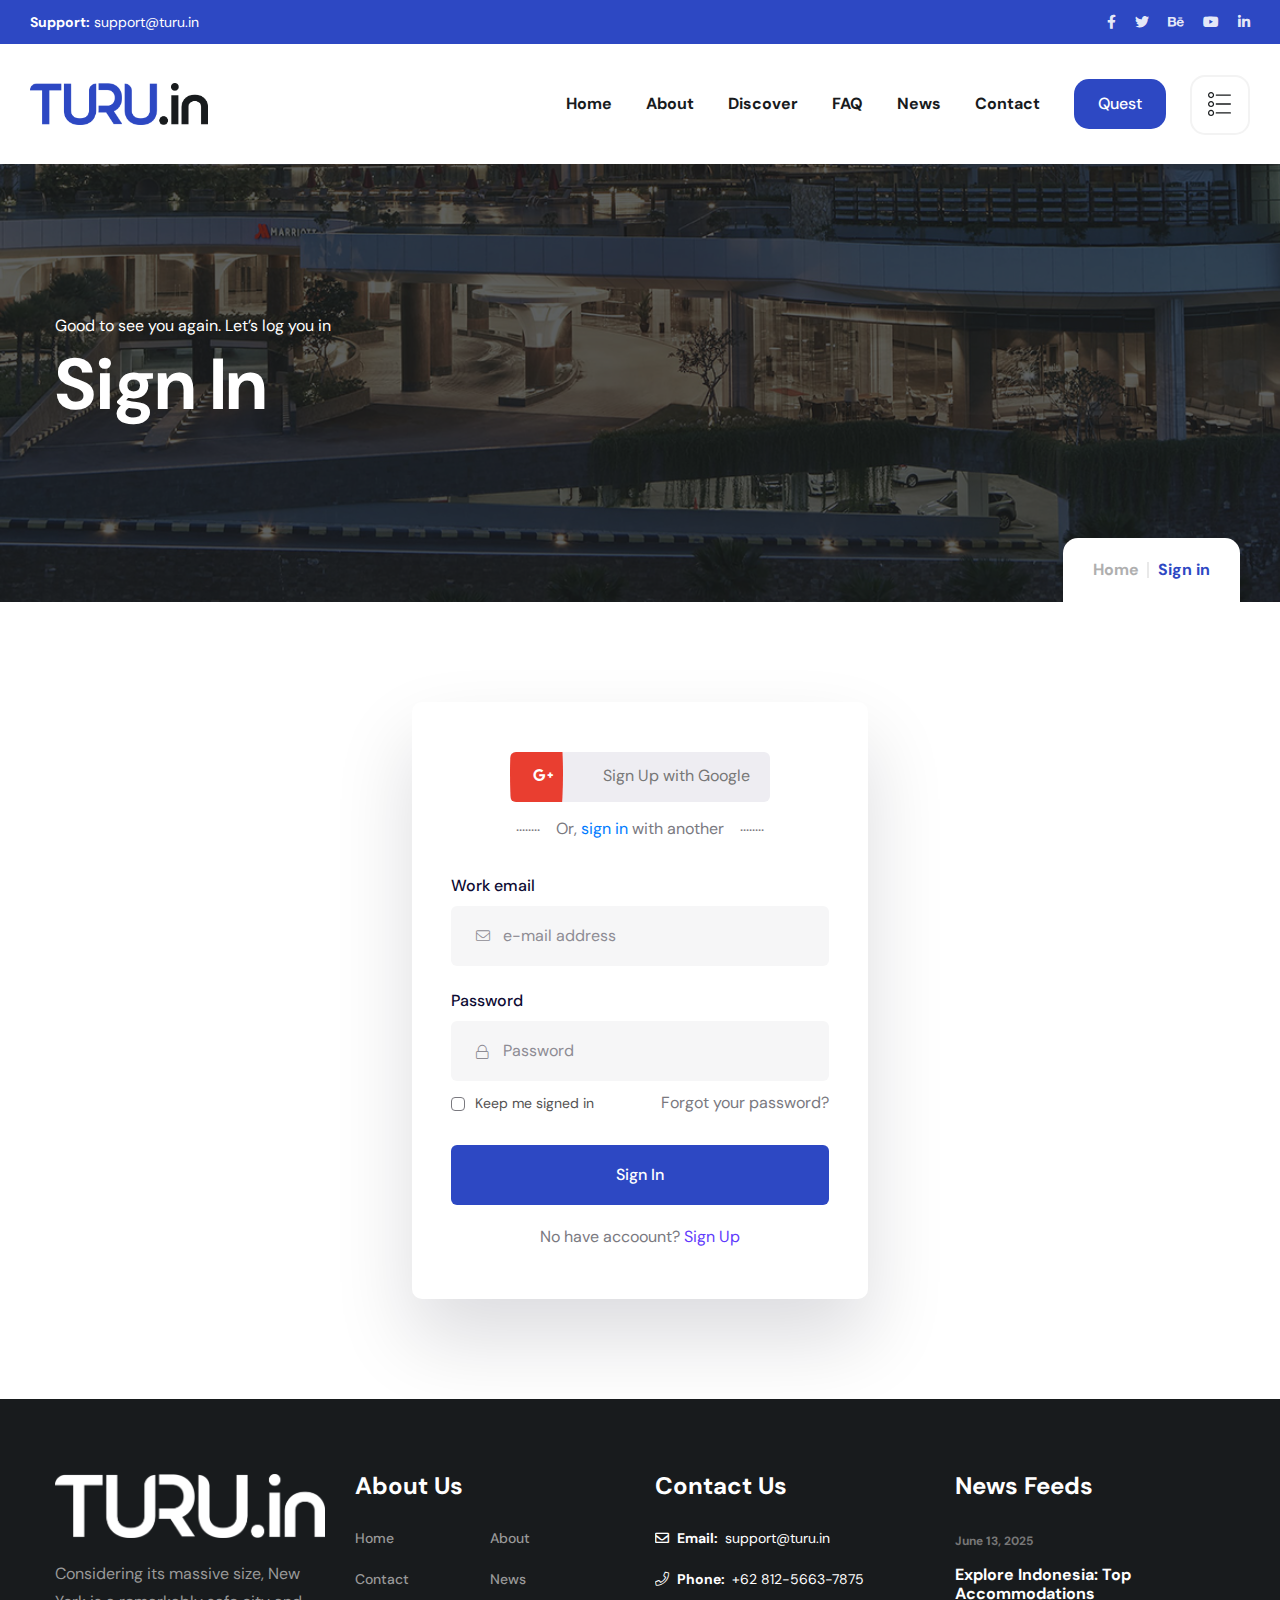
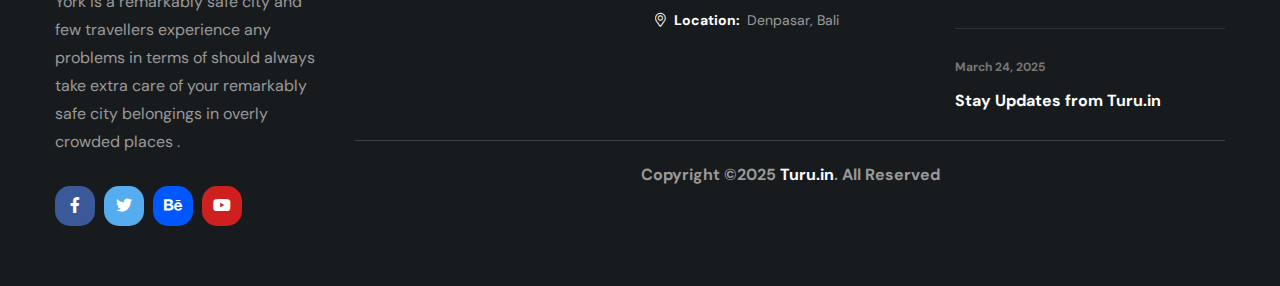
<file: sign-in.html>
<!doctype html>
<html lang="en">
<head>
    <!-- Required meta tags -->
    <meta charset="utf-8">
    <meta name="viewport" content="width=device-width, initial-scale=1, shrink-to-fit=no">

    <!-- Place favicon.ico in the root directory -->
    <link rel="shortcut icon" type="image/x-icon" href="assets/img/logo/Logo KEcil@4x.png">

    <!-- All CSS -->
    <link rel="stylesheet" href="assets/css/animate.css">
    <link rel="stylesheet" href="assets/css/fontawesome.min.css">
    <link rel="stylesheet" href="assets/css/flaticon.css">
    <link rel="stylesheet" href="assets/css/bootstrap.min.css">
    <link rel="stylesheet" href="assets/css/meanmenu.css">
    <link rel="stylesheet" href="assets/css/magnafic-popup.min.css">
    <link rel="stylesheet" href="assets/css/odometer.css">
    <link rel="stylesheet" href="assets/css/slick.css">
    <link rel="stylesheet" href="assets/css/spacing.css">
    <link rel="stylesheet" href="assets/css/main.css">

    <title>Sign In
</title>
</head>

<body>
<div id="loading" class="loading-4">
    <div id="loading-center">
        <div id="loading-center-absolute">
            <div class="object" id="object_four"></div>
            <div class="object" id="object_three"></div>
            <div class="object" id="object_two"></div>
            <div class="object" id="object_one"></div>
        </div>
    </div>
</div>
<!-- /. preloader -->
<header class="header-area">
    <div class="header-top bg-theme-2">
        <div class="container-fluid">
            <div class="row">
                <div class="col-xl-6 col-lg-6 col-md-6">
                    <div class="header-info-wrap">
                        <div class="header-info">
                            <span>Support:</span>
                            <a href="mailto:info@webmail.com">support@turu.in</a>
                        </div>
                    </div>
                </div>
                <div class="col-xl-6 col-lg-6 col-md-6">
                    <div class="header-social">
                        <a href="#"><i class="fab fa-facebook-f"></i></a>
                        <a href="#"><i class="fab fa-twitter"></i></a>
                        <a href="#"><i class="fab fa-behance"></i></a>
                        <a href="#"><i class="fab fa-youtube"></i></a>
                        <a href="#"><i class="fab fa-linkedin-in"></i></a>
                    </div>
                </div>
            </div>
        </div>
    </div>
    <div class="header-style-2 header-spacing">
        <div class="container-fluid">
            <div class="row align-items-center">
                <div class="col-xl-2 col-lg-3 col-md-4 col-4">
                    <div class="logo">
                        <a href="index.html">
                            <img src="assets/img/logo/TuruLogo@4x.png" alt="logo">
                        </a>
                    </div>
                </div>
                <div class="col-xl-10 col-lg-9 col-md-8 col-8 text-right">
                    <div class="d-none d-lg-inline-block">
                        <div class="main-menu">
                            <nav id="mobile-menu">
                                <ul id="menu-main-menu">
                                    <li><a href="index.html">Home</a></li>
                                    <li><a href="about.html">About</a></li>
                                    <li><a href="listings-grid-right-sidebar.html">Discover</a></li>
                                    <li><a href="faq.html">FAQ</a></li>
                                    <li><a href="news.html">News</a></li>
                                    <li><a href="contact.html">Contact</a></li>
                                </ul>
                            </nav>
                        </div>
                    </div>
                    <div class="d-inline-block ">
                        <div class="header-btn">
                            <a href="index.html">
                                Quest
                            </a>
                        </div>
                        <div class="sidebar-open open-mobile-menu ml-20 d-none d-lg-inline-block">
                            <a href="javascript:void(0)">
                                <svg xmlns="http://www.w3.org/2000/svg" width="23px" height="24px">
                                    <path fill-rule="evenodd" fill="rgb(24, 27, 29)"
                                          d="M22.375,12.635 L8.250,12.635 C7.905,12.635 7.625,12.350 7.625,12.000 C7.625,11.649 7.905,11.365 8.250,11.365 L22.375,11.365 C22.720,11.365 23.000,11.649 23.000,12.000 C23.000,12.350 22.720,12.635 22.375,12.635 ZM22.375,3.746 L8.250,3.746 C7.905,3.746 7.625,3.461 7.625,3.111 C7.625,2.760 7.905,2.476 8.250,2.476 L22.375,2.476 C22.720,2.476 23.000,2.760 23.000,3.111 C23.000,3.461 22.720,3.746 22.375,3.746 ZM3.062,24.000 C1.371,24.000 0.000,22.607 0.000,20.888 C0.000,19.170 1.371,17.777 3.062,17.777 C4.754,17.777 6.125,19.170 6.125,20.888 C6.125,22.607 4.754,24.000 3.062,24.000 ZM3.062,19.047 C2.061,19.047 1.250,19.872 1.250,20.888 C1.250,21.905 2.061,22.730 3.062,22.730 C4.063,22.730 4.875,21.905 4.875,20.888 C4.875,19.872 4.063,19.047 3.062,19.047 ZM3.062,15.111 C1.371,15.111 0.000,13.718 0.000,12.000 C0.000,10.282 1.371,8.888 3.062,8.888 C4.754,8.888 6.125,10.282 6.125,12.000 C6.125,13.718 4.754,15.111 3.062,15.111 ZM3.062,10.159 C2.061,10.159 1.250,10.983 1.250,12.000 C1.250,13.017 2.061,13.841 3.062,13.841 C4.063,13.841 4.875,13.017 4.875,12.000 C4.875,10.983 4.063,10.159 3.062,10.159 ZM3.062,6.222 C1.371,6.222 0.000,4.829 0.000,3.111 C0.000,1.393 1.371,-0.000 3.062,-0.000 C4.754,-0.000 6.125,1.393 6.125,3.111 C6.125,4.829 4.754,6.222 3.062,6.222 ZM3.062,1.270 C2.061,1.270 1.250,2.094 1.250,3.111 C1.250,4.128 2.061,4.952 3.062,4.952 C4.063,4.952 4.875,4.128 4.875,3.111 C4.875,2.094 4.063,1.270 3.062,1.270 ZM8.250,20.254 L22.375,20.254 C22.720,20.254 23.000,20.538 23.000,20.888 C23.000,21.239 22.720,21.524 22.375,21.524 L8.250,21.524 C7.905,21.524 7.625,21.239 7.625,20.888 C7.625,20.538 7.905,20.254 8.250,20.254 Z"/>
                                </svg>
                            </a>
                        </div>
                        <div class="menu-open open-mobile-menu ml-20 d-inline-block d-lg-none">
                            <a href="javascript:void(0)">
                                <svg xmlns="http://www.w3.org/2000/svg" width="23px" height="24px">
                                    <path fill-rule="evenodd" fill="rgb(24, 27, 29)"
                                          d="M22.375,12.635 L8.250,12.635 C7.905,12.635 7.625,12.350 7.625,12.000 C7.625,11.649 7.905,11.365 8.250,11.365 L22.375,11.365 C22.720,11.365 23.000,11.649 23.000,12.000 C23.000,12.350 22.720,12.635 22.375,12.635 ZM22.375,3.746 L8.250,3.746 C7.905,3.746 7.625,3.461 7.625,3.111 C7.625,2.760 7.905,2.476 8.250,2.476 L22.375,2.476 C22.720,2.476 23.000,2.760 23.000,3.111 C23.000,3.461 22.720,3.746 22.375,3.746 ZM3.062,24.000 C1.371,24.000 0.000,22.607 0.000,20.888 C0.000,19.170 1.371,17.777 3.062,17.777 C4.754,17.777 6.125,19.170 6.125,20.888 C6.125,22.607 4.754,24.000 3.062,24.000 ZM3.062,19.047 C2.061,19.047 1.250,19.872 1.250,20.888 C1.250,21.905 2.061,22.730 3.062,22.730 C4.063,22.730 4.875,21.905 4.875,20.888 C4.875,19.872 4.063,19.047 3.062,19.047 ZM3.062,15.111 C1.371,15.111 0.000,13.718 0.000,12.000 C0.000,10.282 1.371,8.888 3.062,8.888 C4.754,8.888 6.125,10.282 6.125,12.000 C6.125,13.718 4.754,15.111 3.062,15.111 ZM3.062,10.159 C2.061,10.159 1.250,10.983 1.250,12.000 C1.250,13.017 2.061,13.841 3.062,13.841 C4.063,13.841 4.875,13.017 4.875,12.000 C4.875,10.983 4.063,10.159 3.062,10.159 ZM3.062,6.222 C1.371,6.222 0.000,4.829 0.000,3.111 C0.000,1.393 1.371,-0.000 3.062,-0.000 C4.754,-0.000 6.125,1.393 6.125,3.111 C6.125,4.829 4.754,6.222 3.062,6.222 ZM3.062,1.270 C2.061,1.270 1.250,2.094 1.250,3.111 C1.250,4.128 2.061,4.952 3.062,4.952 C4.063,4.952 4.875,4.128 4.875,3.111 C4.875,2.094 4.063,1.270 3.062,1.270 ZM8.250,20.254 L22.375,20.254 C22.720,20.254 23.000,20.538 23.000,20.888 C23.000,21.239 22.720,21.524 22.375,21.524 L8.250,21.524 C7.905,21.524 7.625,21.239 7.625,20.888 C7.625,20.538 7.905,20.254 8.250,20.254 Z"/>
                                </svg>
                            </a>
                        </div>
                    </div>
                </div>
            </div>
        </div>
    </div>
</header>
<!-- slide-bar start -->
<div class="fix">
    <div class="side-info side-info-2 d-lg-none">
        <button class="side-info-close"><i class="fal fa-times"></i></button>

        <div class="side__logo mb-25">
            <a href="index.html"><img src="assets/img/logo/TuruLogo@4x.png" alt="logo" /></a>
        </div>

        <div class="mobile-menu"></div>

        <div class="contact-infos mt-30 mb-30">
            <div class="contact-list mb-30">
                <h4>Contact Info</h4>
                <ul class="p-0">
                    <li><i class="fal fa-map"></i>12/A, Mirnada City Tower, NYC</li>
                    <li><i class="flaticon-phone-call"></i><a href="tell:+876864764764">+876 864 764 764</a></li>
                    <li><i class="flaticon-email-1"></i><a href="mailto:info@webmail.com">info@webmail.com</a></li>  
                </ul>
                <div class="sidebar__menu--social">
                    <a href="#" target="_blank"><i class="fab fa-facebook-f"></i></a>
                    <a href="#" target="_blank"><i class="fab fa-twitter"></i></a>
                    <a href="#" target="_blank"><i class="fab fa-instagram"></i></a>
                    <a href="#" target="_blank"><i class="fab fa-linkedin"></i></a>
                    <a href="#" target="_blank"><i class="fab fa-youtube"></i></a>
                </div>

            </div>
        </div>

    </div>

    <div class="side-info d-none d-lg-block text-center">
        <button class="side-info-close"><i class="fal fa-times"></i></button>

        <div class="side__logo mb-25">
            <a href="index.html"><img src="assets/img/logo/TuruLogo@4x.png" alt="logo" /></a>
        </div>

        <div class="info-text mb-30">
            <p>Turu.in is a trusted platform to discover and book unique accommodations across Indonesia. 
                From cozy homes to luxury villas, find the perfect stay that fits your journey — whether for a weekend escape, 
                remote work, or long-term adventure.</p>
        </div>


        <div class="side-map mt-20 mb-30">
            <iframe src="https://www.google.com/maps/embed?pb=!1m18!1m12!1m3!1d14055.645798134456!2d115.21068921650645!3d-8.66946054230354!2m3!1f0!2f0!3f0!3m2!1i1024!2i768!4f13.1!3m3!1m2!1s0x2dd241cf9da5ebb1%3A0x1f7250a1ec55df91!2sLevel%2021%20Mall!5e0!3m2!1sid!2sid!4v1750835516241!5m2!1sid!2sid" width="600" height="450" style="border:0;" allowfullscreen="" loading="lazy" referrerpolicy="no-referrer-when-downgrade"></iframe>
        </div>

        <div class="contact-infos mt-30 mb-30">
            <div class="contact-list mb-30">
                <div class="sidebar__menu--social">
                    <a href="#" target="_blank"><i class="fab fa-facebook-f"></i></a>
                    <a href="#" target="_blank"><i class="fab fa-twitter"></i></a>
                    <a href="#" target="_blank"><i class="fab fa-instagram"></i></a>
                    <a href="#" target="_blank"><i class="fab fa-linkedin"></i></a>
                    <a href="#" target="_blank"><i class="fab fa-youtube"></i></a>
                </div>

            </div>
        </div>

    </div>
</div>
<div class="offcanvas-overlay"></div>
<!-- slide-bar end -->
<main>
    <div class="breadcrumb-area" style="background-image: url(assets/img/bg/thumb_listing.jpg)" data-overlay="dark"
         data-opacity="7">
        <div class="container pt-150 pb-150 position-relative">
            <div class="row justify-content-center">
                <div class="col-xl-12">
                    <div class="breadcrumb-title">
                        <span class="sub-title">Good to see you again. Let’s log you in</span>
                        <h3 class="title">Sign In</h3>
                    </div>
                </div>
            </div>
            <div class="breadcrumb-nav">
                <ul>
                    <li><a href="index.html">Home</a></li>
                    <li class="active">Sign in</li>
                </ul>
            </div>
        </div>
    </div>
    <!-- sign area start -->
    <div class="sign-up-area pb-100 pt-100 fix">
        <div class="row justify-content-center">
            <div class="col-xl-5 col-lg-6">
               <div class="sign__wrapper white-bg">
                  <div class="sign__header mb-35">
                     <div class="sign__in sign-breadcrumb-inner">
                        <a href="#" class="sign__social sign__social-2 mb-15"><i class="fab fa-google-plus-g"></i>Sign Up with Google</a>
                        <p> <span>........</span> Or, <a href="sign-in.html">sign in</a> with another<span> ........</span> </p>
                     </div>
                  </div>
                  <div class="sign__form">
                     <form action="#">
                        <div class="sign__input-wrapper mb-25">
                           <h5>Work email</h5>
                           <div class="sign__input">
                              <input type="text" placeholder="e-mail address">
                              <i class="fal fa-envelope"></i>
                           </div>
                        </div>
                        <div class="sign__input-wrapper mb-10">
                           <h5>Password</h5>
                           <div class="sign__input">
                              <input type="text" placeholder="Password">
                              <i class="fal fa-lock"></i>
                           </div>
                        </div>
                        <div class="sign__action d-sm-flex justify-content-between mb-30">
                           <div class="sign__agree d-flex align-items-center">
                              <input class="m-check-input" type="checkbox" id="m-agree">
                              <label class="m-check-label" for="m-agree">Keep me signed in
                                 </label>
                           </div>
                           <div class="sign__forgot">
                              <a href="sign-in.html">Forgot your password?</a>
                           </div>
                        </div>
                        <a href="index.html" class="m-btn m-btn-4 w-100">
                            <span></span> Sign In
                        </a>
                        <div class="sign__new text-center mt-20">
                           <p>No have accoount? <a href="sign-up.html">Sign Up</a></p>
                        </div>
                     </form>
                  </div>
               </div>
            </div>
         </div>
    </div>
    <!-- sign area end -->
</main>
       <!-- back to top start -->
       <div class="progress-wrap">
        <svg class="progress-circle svg-content" width="100%" height="100%" viewBox="-1 -1 102 102">
        <path d="M50,1 a49,49 0 0,1 0,98 a49,49 0 0,1 0,-98" />
        </svg>
    </div>
    <!-- back to top end -->

<footer class="footer-area-2">
    <div class="container">
        <div class="row pt-75 pb-50 pb-lg-0 pb-md-0 pb-xs-0">
            <div class="col-xl-3 col-md-12">
                <div class="footer-widget-2 about-widget">
                    <div class="footer-logo">
                        <a href="index-2.html">
                            <img src="assets/img/logo/TuruLogoPutih@4x.png" alt="logo">
                        </a>
                    </div>
                    <p>
                        Considering its massive size, New York is a remarkably safe city and few travellers experience
                        any problems in terms of  should always take extra care of your remarkably safe city belongings in
                        overly crowded places .
                    </p>
                    <div class="social-logo">
                        <a href="#" class="facebook"><i class="fab fa-facebook-f"></i></a>
                        <a href="#" class="twitter"><i class="fab fa-twitter"></i></a>
                        <a href="#" class="behance"><i class="fab fa-behance"></i></a>
                        <a href="#" class="youtube"><i class="fab fa-youtube"></i></a>
                    </div>
                </div>
            </div>
            <div class="col-xl-9">
                <div class="row footer-border">
                    <div class="col-xl-4 col-lg-4 col-md-6">
                        <div class="footer-widget-2 menu-widget">
                            <h3 class="widget-title mb-0 border-0 pb-30-important">About Us</h3>
                            <ul>
                                <li><a href="index.html">Home</a></li>
                                <li><a href="about.html">About</a></li>
                                <li><a href="contact.html">Contact</a></li>
                                <li><a href="news.html">News</a></li>
                            </ul>
                        </div>
                    </div>
                    <div class="col-xl-4 col-lg-4 col-md-6">
                        <div class="footer-widget-2 contact-widget">
                            <h3 class="widget-title mb-0 border-0 pb-30-important">Contact Us</h3>
                            <ul>
                                <li><span><i class="far fa-envelope"></i> Email:</span> <a class="text-white" href="mailto:support@turu.in">support@turu.in</a></li>
                                <li><span><i class="fal fa-phone"></i> Phone:</span> <a class="text-white" href="http://wa.me/6281256637875">+62 812-5663-7875</a></li>
                                <li><span><i class="fal fa-map-marker-alt"></i> Location:</span> Denpasar, Bali
                                </li>
                            </ul>
                        </div>
                    </div>
                    <div class="col-xl-4 col-lg-4">
                        <div class="footer-widget-2 latest-news-widget">
                            <h3 class="widget-title mb-0 border-0 pb-30-important">News Feeds</h3>
                            <div class="single-news-widget">
                                <span>June 13, 2025</span>
                                <h5>
                                    <a href="news-details.html">Explore Indonesia: Top Accommodations</a>
                                </h5>
                            </div>
                            <div class="single-news-widget">
                                <span>March 24, 2025</span>
                                <h5>
                                    <a href="news-details.html">Stay Updates from Turu.in</a>
                                </h5>
                            </div>
                        </div>
                    </div>
                </div>
                <div class="footer-copyright text-center">
                    <p>Copyright ©2025 <a href="https://themeforest.net/user/theme_pure/portfolio">Turu.in</a>. All Reserved</p>
                </div>
            </div>
        </div>
    </div>
</footer>
<!-- jQuery first, then Popper.js, then Bootstrap JS -->
<script src="assets/js/jquery-3.6.0.min.js"></script>
<script src="assets/js/meanmenu.min.js"></script>
<script src="assets/js/back-to-top.min.js"></script>
<script src="assets/js/popper.min.js"></script>
<script src="assets/js/bootstrap.min.js"></script>
<script src="assets/js/slick.min.js"></script>
<script src="assets/js/imagesloaded.pkgd.min.js"></script>
<script src="assets/js/magnafic.popup.min.js"></script>
<script src="assets/js/isotope.pkgd.min.js"></script>
<script src="assets/js/jquery.appear.js"></script>
<script src="assets/js/magnafic.popup.min.js"></script>
<script src="assets/js/odometer.min.js"></script>
<script src="assets/js/nice-select.min.js"></script>
<script src="assets/js/script.js"></script>
</body>
</html>
</file>
<file: assets/css/flaticon.css>
/*
  	Flaticon icon font: Flaticon
  	Creation date: 17/12/2020 09:03
  	*/

@font-face {
  font-family: "Flaticon";
  src: url("../fonts/Flaticon.eot");
  src: url("../fonts/Flaticon.eot?#iefix") format("embedded-opentype"),
       url("../fonts/Flaticon.woff2") format("woff2"),
       url("../fonts/Flaticon.woff") format("woff"),
       url("../fonts/Flaticon.ttf") format("truetype"),
       url("../fonts/Flaticon.svg#Flaticon") format("svg");
  font-weight: normal;
  font-style: normal;
}

@media screen and (-webkit-min-device-pixel-ratio:0) {
  @font-face {
    font-family: "Flaticon";
    src: url("../fonts/Flaticon.svg#Flaticon") format("svg");
  }
}

[class^="flaticon-"]:before, [class*=" flaticon-"]:before,
[class^="flaticon-"]:after, [class*=" flaticon-"]:after {   
    font-family: Flaticon;
    font-style: normal;
}

.flaticon-list:before { content: "\f100"; }
.flaticon-plus:before { content: "\f101"; }
.flaticon-tray:before { content: "\f102"; }
.flaticon-suitcase:before { content: "\f103"; }
.flaticon-suitcase-1:before { content: "\f104"; }
.flaticon-briefcase:before { content: "\f105"; }
.flaticon-dumbbell:before { content: "\f106"; }
.flaticon-game-controller:before { content: "\f107"; }
.flaticon-parking:before { content: "\f108"; }
.flaticon-map:before { content: "\f109"; }
.flaticon-food-delivery:before { content: "\f10a"; }
.flaticon-restaurant-1:before { content: "\f10b"; }
.flaticon-ball:before { content: "\f10c"; }
.flaticon-running:before { content: "\f10d"; }
.flaticon-sport-equipment:before { content: "\f10e"; }
.flaticon-restaurant:before { content: "\f10f"; }
.flaticon-exercise:before { content: "\f110"; }
.flaticon-eco-food:before { content: "\f111"; }
.flaticon-roads:before { content: "\f112"; }
.flaticon-road-1:before { content: "\f113"; }
.flaticon-road-2:before { content: "\f114"; }
.flaticon-golf-player:before { content: "\f115"; }
.flaticon-golf-stick:before { content: "\f116"; }
.flaticon-golf:before { content: "\f117"; }
.flaticon-museum:before { content: "\f118"; }
.flaticon-museum-art:before { content: "\f119"; }
.flaticon-playstation:before { content: "\f11a"; }
.flaticon-placeholder:before { content: "\f11b"; }
.flaticon-pin:before { content: "\f11c"; }
.flaticon-location:before { content: "\f11d"; }
.flaticon-airplane:before { content: "\f11e"; }
.flaticon-world:before { content: "\f11f"; }
.flaticon-worldwide:before { content: "\f120"; }
.flaticon-medal:before { content: "\f121"; }
.flaticon-medal-1:before { content: "\f122"; }
.flaticon-badge:before { content: "\f123"; }
.flaticon-people:before { content: "\f124"; }
.flaticon-people-1:before { content: "\f125"; }
.flaticon-group:before { content: "\f126"; }
.flaticon-value:before { content: "\f127"; }
.flaticon-management:before { content: "\f128"; }
.flaticon-loupe:before { content: "\f129"; }
.flaticon-search:before { content: "\f12a"; }
.flaticon-search-1:before { content: "\f12b"; }
.flaticon-search-2:before { content: "\f12c"; }
.flaticon-airplane-1:before { content: "\f12d"; }
.flaticon-plane:before { content: "\f12e"; }
.flaticon-location-1:before { content: "\f12f"; }
.flaticon-map-1:before { content: "\f130"; }
.flaticon-map-2:before { content: "\f131"; }
.flaticon-direction-sign:before { content: "\f132"; }
.flaticon-sign:before { content: "\f133"; }
.flaticon-city:before { content: "\f134"; }
.flaticon-building:before { content: "\f135"; }
.flaticon-factory:before { content: "\f136"; }
.flaticon-fun-glasses:before { content: "\f137"; }
.flaticon-confetti:before { content: "\f138"; }
.flaticon-fun-glasses-1:before { content: "\f139"; }
.flaticon-lamp:before { content: "\f13a"; }
.flaticon-idea:before { content: "\f13b"; }
.flaticon-lightbulb:before { content: "\f13c"; }
.flaticon-message:before { content: "\f13d"; }
.flaticon-shopping-cart:before { content: "\f13e"; }
.flaticon-shopping-cart-1:before { content: "\f13f"; }
.flaticon-heart:before { content: "\f140"; }
.flaticon-heart-1:before { content: "\f141"; }
.flaticon-view:before { content: "\f142"; }
.flaticon-open-eye:before { content: "\f143"; }
.flaticon-phone-call:before { content: "\f144"; }
.flaticon-telephone:before { content: "\f145"; }
.flaticon-shopping-bags:before { content: "\f146"; }
.flaticon-rating:before { content: "\f147"; }
.flaticon-recruitment:before { content: "\f148"; }
.flaticon-targets:before { content: "\f149"; }
.flaticon-target:before { content: "\f14a"; }
.flaticon-darts:before { content: "\f14b"; }
.flaticon-target-1:before { content: "\f14c"; }
.flaticon-target-2:before { content: "\f14d"; }
.flaticon-mission:before { content: "\f14e"; }
.flaticon-achievement:before { content: "\f14f"; }
.flaticon-climbing:before { content: "\f150"; }
.flaticon-flag:before { content: "\f151"; }
.flaticon-flag-1:before { content: "\f152"; }
.flaticon-email:before { content: "\f153"; }
.flaticon-mail:before { content: "\f154"; }
.flaticon-email-1:before { content: "\f155"; }
</file>
<file: assets/css/odometer.css>
.odometer.odometer-auto-theme, .odometer.odometer-theme-default {
  display: inline-block;
  vertical-align: middle;
  *vertical-align: auto;
  *zoom: 1;
  *display: inline;
  position: relative;
}
.odometer.odometer-auto-theme .odometer-digit, .odometer.odometer-theme-default .odometer-digit {
  display: inline-block;
  vertical-align: middle;
  *vertical-align: auto;
  *zoom: 1;
  *display: inline;
  position: relative;
}
.odometer.odometer-auto-theme .odometer-digit .odometer-digit-spacer, .odometer.odometer-theme-default .odometer-digit .odometer-digit-spacer {
  display: inline-block;
  vertical-align: middle;
  *vertical-align: auto;
  *zoom: 1;
  *display: inline;
  visibility: hidden;
}
.odometer.odometer-auto-theme .odometer-digit .odometer-digit-inner, .odometer.odometer-theme-default .odometer-digit .odometer-digit-inner {
  text-align: left;
  display: block;
  position: absolute;
  top: 0;
  left: 0;
  right: 0;
  bottom: 0;
  overflow: hidden;
}
.odometer.odometer-auto-theme .odometer-digit .odometer-ribbon, .odometer.odometer-theme-default .odometer-digit .odometer-ribbon {
  display: block;
}
.odometer.odometer-auto-theme .odometer-digit .odometer-ribbon-inner, .odometer.odometer-theme-default .odometer-digit .odometer-ribbon-inner {
  display: block;
  -webkit-backface-visibility: hidden;
}
.odometer.odometer-auto-theme .odometer-digit .odometer-value, .odometer.odometer-theme-default .odometer-digit .odometer-value {
  display: block;
  -webkit-transform: translateZ(0);
}
.odometer.odometer-auto-theme .odometer-digit .odometer-value.odometer-last-value, .odometer.odometer-theme-default .odometer-digit .odometer-value.odometer-last-value {
  position: absolute;
}
.odometer.odometer-auto-theme.odometer-animating-up .odometer-ribbon-inner, .odometer.odometer-theme-default.odometer-animating-up .odometer-ribbon-inner {
  -webkit-transition: -webkit-transform 2s;
  -moz-transition: -moz-transform 2s;
  -ms-transition: -ms-transform 2s;
  -o-transition: -o-transform 2s;
  transition: transform 2s;
}
.odometer.odometer-auto-theme.odometer-animating-up.odometer-animating .odometer-ribbon-inner, .odometer.odometer-theme-default.odometer-animating-up.odometer-animating .odometer-ribbon-inner {
  -webkit-transform: translateY(-100%);
  -moz-transform: translateY(-100%);
  -ms-transform: translateY(-100%);
  -o-transform: translateY(-100%);
  transform: translateY(-100%);
}
.odometer.odometer-auto-theme.odometer-animating-down .odometer-ribbon-inner, .odometer.odometer-theme-default.odometer-animating-down .odometer-ribbon-inner {
  -webkit-transform: translateY(-100%);
  -moz-transform: translateY(-100%);
  -ms-transform: translateY(-100%);
  -o-transform: translateY(-100%);
  transform: translateY(-100%);
}
.odometer.odometer-auto-theme.odometer-animating-down.odometer-animating .odometer-ribbon-inner, .odometer.odometer-theme-default.odometer-animating-down.odometer-animating .odometer-ribbon-inner {
  -webkit-transition: -webkit-transform 2s;
  -moz-transition: -moz-transform 2s;
  -ms-transition: -ms-transform 2s;
  -o-transition: -o-transform 2s;
  transition: transform 2s;
  -webkit-transform: translateY(0);
  -moz-transform: translateY(0);
  -ms-transform: translateY(0);
  -o-transform: translateY(0);
  transform: translateY(0);
}

.odometer.odometer-auto-theme, .odometer.odometer-theme-default {
  font-family: "Helvetica Neue", sans-serif;
}
.odometer.odometer-auto-theme .odometer-value, .odometer.odometer-theme-default .odometer-value {
  text-align: center;
}
</file>
<file: assets/css/spacing.css>
/* Margin Top */
.mt-5 {
	margin-top: 5px;
}

.mt-10 {
	margin-top: 10px;
}

.mt-15 {
	margin-top: 15px;
}

.mt-20 {
	margin-top: 20px;
}

.mt-25 {
	margin-top: 25px;
}

.mt-30 {
	margin-top: 30px;
}

.mt-35 {
	margin-top: 35px;
}

.mt-40 {
	margin-top: 40px;
}

.mt-45 {
	margin-top: 45px;
}

.mt-50 {
	margin-top: 50px;
}

.mt-55 {
	margin-top: 55px;
}

.mt-60 {
	margin-top: 60px;
}

.mt-65 {
	margin-top: 65px;
}

.mt-70 {
	margin-top: 70px;
}

.mt-75 {
	margin-top: 75px;
}

.mt-80 {
	margin-top: 80px;
}

.mt-85 {
	margin-top: 85px;
}

.mt-90 {
	margin-top: 90px;
}

.mt-95 {
	margin-top: 95px;
}

.mt-100 {
	margin-top: 100px;
}

.mt-105 {
	margin-top: 105px;
}

.mt-110 {
	margin-top: 110px;
}

.mt-115 {
	margin-top: 115px;
}

.mt-120 {
	margin-top: 120px;
}

.mt-125 {
	margin-top: 125px;
}

.mt-130 {
	margin-top: 130px;
}

.mt-135 {
	margin-top: 135px;
}

.mt-140 {
	margin-top: 140px;
}

.mt-145 {
	margin-top: 145px;
}

.mt-150 {
	margin-top: 150px;
}

.mt-155 {
	margin-top: 155px;
}

.mt-160 {
	margin-top: 160px;
}

.mt-165 {
	margin-top: 165px;
}

.mt-170 {
	margin-top: 170px;
}

.mt-175 {
	margin-top: 175px;
}

.mt-180 {
	margin-top: 180px;
}

.mt-185 {
	margin-top: 185px;
}

.mt-190 {
	margin-top: 190px;
}

.mt-195 {
	margin-top: 195px;
}

.mt-200 {
	margin-top: 200px;
}

.mt--10 {
	margin-top: -10px;
}

.mt--20 {
	margin-top: -20px;
}

.mt--30 {
	margin-top: -30px;
}

.mt--40 {
	margin-top: -40px;
}

.mt--50 {
	margin-top: -50px;
}

.mt--60 {
	margin-top: -60px;
}

.mt--70 {
	margin-top: -70px;
}

.mt--80 {
	margin-top: -80px;
}

.mt--90 {
	margin-top: -90px;
}

.mt--100 {
	margin-top: -100px;
}

.mt--110 {
	margin-top: -110px;
}

.mt--120 {
	margin-top: -120px;
}

.mt--130 {
	margin-top: -130px;
}

.mt--140 {
	margin-top: -140px;
}

.mt--150 {
	margin-top: -150px;
}

.mt--160 {
	margin-top: -160px;
}

.mt--170 {
	margin-top: -170px;
}

.mt--180 {
	margin-top: -180px;
}

.mt--190 {
	margin-top: -190px;
}

.mt--200 {
	margin-top: -200px;
}

/* Margin Bottom */
.mb-5 {
	margin-bottom: 5px;
}

.mb-10 {
	margin-bottom: 10px;
}

.mb-15 {
	margin-bottom: 15px;
}

.mb-20 {
	margin-bottom: 20px;
}

.mb-25 {
	margin-bottom: 25px;
}

.mb-30 {
	margin-bottom: 30px;
}

.mb-35 {
	margin-bottom: 35px;
}

.mb-40 {
	margin-bottom: 40px;
}

.mb-45 {
	margin-bottom: 45px;
}

.mb-50 {
	margin-bottom: 50px;
}

.mb-55 {
	margin-bottom: 55px;
}

.mb-60 {
	margin-bottom: 60px;
}

.mb-65 {
	margin-bottom: 65px;
}

.mb-70 {
	margin-bottom: 70px;
}

.mb-75 {
	margin-bottom: 75px;
}

.mb-80 {
	margin-bottom: 80px;
}

.mb-85 {
	margin-bottom: 85px;
}

.mb-90 {
	margin-bottom: 90px;
}

.mb-95 {
	margin-bottom: 95px;
}

.mb-100 {
	margin-bottom: 100px;
}

.mb-105 {
	margin-bottom: 105px;
}

.mb-110 {
	margin-bottom: 110px;
}

.mb-115 {
	margin-bottom: 115px;
}

.mb-120 {
	margin-bottom: 120px;
}

.mb-125 {
	margin-bottom: 125px;
}

.mb-130 {
	margin-bottom: 130px;
}

.mb-135 {
	margin-bottom: 135px;
}

.mb-140 {
	margin-bottom: 140px;
}

.mb-145 {
	margin-bottom: 145px;
}

.mb-150 {
	margin-bottom: 150px;
}

.mb-155 {
	margin-bottom: 155px;
}

.mb-160 {
	margin-bottom: 160px;
}

.mb-165 {
	margin-bottom: 165px;
}

.mb-170 {
	margin-bottom: 170px;
}

.mb-175 {
	margin-bottom: 175px;
}

.mb-180 {
	margin-bottom: 180px;
}

.mb-185 {
	margin-bottom: 185px;
}

.mb-190 {
	margin-bottom: 190px;
}

.mb-195 {
	margin-bottom: 195px;
}

.mb-200 {
	margin-bottom: 200px;
}

.mb--10 {
	margin-bottom: -10px;
}

.mb--20 {
	margin-bottom: -20px;
}

.mb--30 {
	margin-bottom: -30px;
}

.mb--40 {
	margin-bottom: -40px;
}

.mb--50 {
	margin-bottom: -50px;
}

.mb--60 {
	margin-bottom: -60px;
}

.mb--70 {
	margin-bottom: -70px;
}

.mb--80 {
	margin-bottom: -80px;
}

.mb--90 {
	margin-bottom: -90px;
}

.mb--100 {
	margin-bottom: -100px;
}

.mb--110 {
	margin-bottom: -110px;
}

.mb--120 {
	margin-bottom: -120px;
}

.mb--130 {
	margin-bottom: -130px;
}

.mb--140 {
	margin-bottom: -140px;
}

.mb--150 {
	margin-bottom: -150px;
}

.mb--160 {
	margin-bottom: -160px;
}

.mb--170 {
	margin-bottom: -170px;
}

.mb--180 {
	margin-bottom: -180px;
}

.mb--190 {
	margin-bottom: -190px;
}

.mb--200 {
	margin-bottom: -200px;
}

/* Margin Left */
.ml-10 {
	margin-left: 10px;
}

.ml-20 {
	margin-left: 20px;
}

.ml-30 {
	margin-left: 30px;
}

.ml-40 {
	margin-left: 40px;
}

.ml-50 {
	margin-left: 50px;
}

.ml-60 {
	margin-left: 60px;
}

.ml-70 {
	margin-left: 70px;
}

.ml-80 {
	margin-left: 80px;
}

.ml-90 {
	margin-left: 90px;
}

.ml-100 {
	margin-left: 100px;
}

.ml-110 {
	margin-left: 110px;
}

.ml-120 {
	margin-left: 120px;
}

.ml-130 {
	margin-left: 130px;
}

.ml-140 {
	margin-left: 140px;
}

.ml-150 {
	margin-left: 150px;
}

.ml-160 {
	margin-left: 160px;
}

.ml-170 {
	margin-left: 170px;
}

.ml-180 {
	margin-left: 180px;
}

.ml-190 {
	margin-left: 190px;
}

.ml-200 {
	margin-left: 200px;
}

/* Margin Right */
.mr-10 {
	margin-right: 10px;
}

.mr-20 {
	margin-right: 20px;
}

.mr-30 {
	margin-right: 30px;
}

.mr-40 {
	margin-right: 40px;
}

.mr-50 {
	margin-right: 50px;
}

.mr-60 {
	margin-right: 60px;
}

.mr-70 {
	margin-right: 70px;
}

.mr-80 {
	margin-right: 80px;
}

.mr-90 {
	margin-right: 90px;
}

.mr-100 {
	margin-right: 100px;
}

.mr-110 {
	margin-right: 110px;
}

.mr-120 {
	margin-right: 120px;
}

.mr-130 {
	margin-right: 130px;
}

.mr-140 {
	margin-right: 140px;
}

.mr-150 {
	margin-right: 150px;
}

.mr-160 {
	margin-right: 160px;
}

.mr-170 {
	margin-right: 170px;
}

.mr-180 {
	margin-right: 180px;
}

.mr-190 {
	margin-right: 190px;
}

.mr-200 {
	margin-right: 200px;
}

/* Margin XL */
@media (min-width: 1200px) {
	.mt-xl-10 {
		margin-top: 10px !important;
	}

	.mt-xl-20 {
		margin-top: 20px !important;
	}

	.mt-xl-30 {
		margin-top: 30px !important;
	}

	.mt-xl-40 {
		margin-top: 40px !important;
	}

	.mt-xl-50 {
		margin-top: 50px !important;
	}

	.mt-xl-60 {
		margin-top: 60px !important;
	}

	.mt-xl-70 {
		margin-top: 70px !important;
	}

	.mt-xl-80 {
		margin-top: 80px !important;
	}

	.mt-xl-90 {
		margin-top: 90px !important;
	}

	.mt-xl-100 {
		margin-top: 100px !important;
	}

	.mt-xl-110 {
		margin-top: 110px !important;
	}

	.mt-xl-120 {
		margin-top: 120px !important;
	}

	.mt-xl-130 {
		margin-top: 130px !important;
	}

	.mt-xl-140 {
		margin-top: 140px !important;
	}

	.mt-xl-150 {
		margin-top: 150px !important;
	}

	.mt-xl-160 {
		margin-top: 160px !important;
	}

	.mt-xl-170 {
		margin-top: 170px !important;
	}

	.mt-xl-180 {
		margin-top: 180px !important;
	}

	.mt-xl-190 {
		margin-top: 190px !important;
	}

	.mt-xl-200 {
		margin-top: 200px !important;
	}

	.mb-xl-10 {
		margin-bottom: 10px !important;
	}

	.mb-xl-20 {
		margin-bottom: 20px !important;
	}

	.mb-xl-30 {
		margin-bottom: 30px !important;
	}

	.mb-xl-40 {
		margin-bottom: 40px !important;
	}

	.mb-xl-50 {
		margin-bottom: 50px !important;
	}

	.mb-xl-60 {
		margin-bottom: 60px !important;
	}

	.mb-xl-70 {
		margin-bottom: 70px !important;
	}

	.mb-xl-80 {
		margin-bottom: 80px !important;
	}

	.mb-xl-90 {
		margin-bottom: 90px !important;
	}

	.mb-xl-100 {
		margin-bottom: 100px !important;
	}

	.mb-xl-110 {
		margin-bottom: 110px !important;
	}

	.mb-xl-120 {
		margin-bottom: 120px !important;
	}

	.mb-xl-130 {
		margin-bottom: 130px !important;
	}

	.mb-xl-140 {
		margin-bottom: 140px !important;
	}

	.mb-xl-150 {
		margin-bottom: 150px !important;
	}

	.mb-xl-160 {
		margin-bottom: 160px !important;
	}

	.mb-xl-170 {
		margin-bottom: 170px !important;
	}

	.mb-xl-180 {
		margin-bottom: 180px !important;
	}

	.mb-xl-190 {
		margin-bottom: 190px !important;
	}

	.mb-xl-200 {
		margin-bottom: 200px !important;
	}

	.ml-xl-10 {
		margin-left: 10px !important;
	}

	.ml-xl-20 {
		margin-left: 20px !important;
	}

	.ml-xl-30 {
		margin-left: 30px !important;
	}

	.ml-xl-40 {
		margin-left: 40px !important;
	}

	.ml-xl-50 {
		margin-left: 50px !important;
	}

	.ml-xl-60 {
		margin-left: 60px !important;
	}

	.ml-xl-70 {
		margin-left: 70px !important;
	}

	.ml-xl-80 {
		margin-left: 80px !important;
	}

	.ml-xl-90 {
		margin-left: 90px !important;
	}

	.ml-xl-100 {
		margin-left: 100px !important;
	}

	.ml-xl-110 {
		margin-left: 110px !important;
	}

	.ml-xl-120 {
		margin-left: 120px !important;
	}

	.ml-xl-130 {
		margin-left: 130px !important;
	}

	.ml-xl-140 {
		margin-left: 140px !important;
	}

	.ml-xl-150 {
		margin-left: 150px !important;
	}

	.ml-xl-160 {
		margin-left: 160px !important;
	}

	.ml-xl-170 {
		margin-left: 170px !important;
	}

	.ml-xl-180 {
		margin-left: 180px !important;
	}

	.ml-xl-190 {
		margin-left: 190px !important;
	}

	.ml-xl-200 {
		margin-left: 200px !important;
	}

	.mr-xl-10 {
		margin-right: 10px !important;
	}

	.mr-xl-20 {
		margin-right: 20px !important;
	}

	.mr-xl-30 {
		margin-right: 30px !important;
	}

	.mr-xl-40 {
		margin-right: 40px !important;
	}

	.mr-xl-50 {
		margin-right: 50px !important;
	}

	.mr-xl-60 {
		margin-right: 60px !important;
	}

	.mr-xl-70 {
		margin-right: 70px !important;
	}

	.mr-xl-80 {
		margin-right: 80px !important;
	}

	.mr-xl-90 {
		margin-right: 90px !important;
	}

	.mr-xl-100 {
		margin-right: 100px !important;
	}

	.mr-xl-110 {
		margin-right: 110px !important;
	}

	.mr-xl-120 {
		margin-right: 120px !important;
	}

	.mr-xl-130 {
		margin-right: 130px !important;
	}

	.mr-xl-140 {
		margin-right: 140px !important;
	}

	.mr-xl-150 {
		margin-right: 150px !important;
	}

	.mr-xl-160 {
		margin-right: 160px !important;
	}

	.mr-xl-170 {
		margin-right: 170px !important;
	}

	.mr-xl-180 {
		margin-right: 180px !important;
	}

	.mr-xl-190 {
		margin-right: 190px !important;
	}

	.mr-xl-200 {
		margin-right: 200px !important;
	}

	.mt-xl--10 {
		margin-top: -10px !important;
	}

	.mt-xl--20 {
		margin-top: -20px !important;
	}

	.mt-xl--30 {
		margin-top: -30px !important;
	}

	.mt-xl--40 {
		margin-top: -40px !important;
	}

	.mt-xl--50 {
		margin-top: -50px !important;
	}

	.mt-xl--60 {
		margin-top: -60px !important;
	}

	.mt-xl--70 {
		margin-top: -70px !important;
	}

	.mt-xl--80 {
		margin-top: -80px !important;
	}

	.mt-xl--90 {
		margin-top: -90px !important;
	}

	.mt-xl--100 {
		margin-top: -100px !important;
	}

	.mt-xl--110 {
		margin-top: -110px !important;
	}

	.mt-xl--120 {
		margin-top: -120px !important;
	}

	.mt-xl--130 {
		margin-top: -130px !important;
	}

	.mt-xl--140 {
		margin-top: -140px !important;
	}

	.mt-xl--150 {
		margin-top: -150px !important;
	}

	.mt-xl--160 {
		margin-top: -160px !important;
	}

	.mt-xl--170 {
		margin-top: -170px !important;
	}

	.mt-xl--180 {
		margin-top: -180px !important;
	}

	.mt-xl--190 {
		margin-top: -190px !important;
	}

	.mt-xl--200 {
		margin-top: -200px !important;
	}

	.mb-xl--10 {
		margin-bottom: -10px !important;
	}

	.mb-xl--20 {
		margin-bottom: -20px !important;
	}

	.mb-xl--30 {
		margin-bottom: -30px !important;
	}

	.mb-xl--40 {
		margin-bottom: -40px !important;
	}

	.mb-xl--50 {
		margin-bottom: -50px !important;
	}

	.mb-xl--60 {
		margin-bottom: -60px !important;
	}

	.mb-xl--70 {
		margin-bottom: -70px !important;
	}

	.mb-xl--80 {
		margin-bottom: -80px !important;
	}

	.mb-xl--90 {
		margin-bottom: -90px !important;
	}

	.mb-xl--100 {
		margin-bottom: -100px !important;
	}

	.mb-xl--110 {
		margin-bottom: -110px !important;
	}

	.mb-xl--120 {
		margin-bottom: -120px !important;
	}

	.mb-xl--130 {
		margin-bottom: -130px !important;
	}

	.mb-xl--140 {
		margin-bottom: -140px !important;
	}

	.mb-xl--150 {
		margin-bottom: -150px !important;
	}

	.mb-xl--160 {
		margin-bottom: -160px !important;
	}

	.mb-xl--170 {
		margin-bottom: -170px !important;
	}

	.mb-xl--180 {
		margin-bottom: -180px !important;
	}

	.mb-xl--190 {
		margin-bottom: -190px !important;
	}

	.mb-xl--200 {
		margin-bottom: -200px !important;
	}

	.mt-xl-0 {
		margin-top: 0 !important;
	}

	.mb-xl-0 {
		margin-bottom: 0 !important;
	}

	.ml-xl-0 {
		margin-left: 0 !important;
	}

	.mr-xl-0 {
		margin-right: 0 !important;
	}
}

/* Margin LG */
@media (min-width: 992px) and (max-width: 1199px) {
	.mt-lg-10 {
		margin-top: 10px !important;
	}

	.mt-lg-20 {
		margin-top: 20px !important;
	}

	.mt-lg-30 {
		margin-top: 30px !important;
	}

	.mt-lg-40 {
		margin-top: 40px !important;
	}

	.mt-lg-50 {
		margin-top: 50px !important;
	}

	.mt-lg-60 {
		margin-top: 60px !important;
	}

	.mt-lg-70 {
		margin-top: 70px !important;
	}

	.mt-lg-80 {
		margin-top: 80px !important;
	}

	.mt-lg-90 {
		margin-top: 90px !important;
	}

	.mt-lg-100 {
		margin-top: 100px !important;
	}

	.mt-lg-110 {
		margin-top: 110px !important;
	}

	.mt-lg-120 {
		margin-top: 120px !important;
	}

	.mt-lg-130 {
		margin-top: 130px !important;
	}

	.mt-lg-140 {
		margin-top: 140px !important;
	}

	.mt-lg-150 {
		margin-top: 150px !important;
	}

	.mt-lg-160 {
		margin-top: 160px !important;
	}

	.mt-lg-170 {
		margin-top: 170px !important;
	}

	.mt-lg-180 {
		margin-top: 180px !important;
	}

	.mt-lg-190 {
		margin-top: 190px !important;
	}

	.mt-lg-200 {
		margin-top: 200px !important;
	}

	.mb-lg-10 {
		margin-bottom: 10px !important;
	}

	.mb-lg-20 {
		margin-bottom: 20px !important;
	}

	.mb-lg-30 {
		margin-bottom: 30px !important;
	}

	.mb-lg-40 {
		margin-bottom: 40px !important;
	}

	.mb-lg-50 {
		margin-bottom: 50px !important;
	}

	.mb-lg-60 {
		margin-bottom: 60px !important;
	}

	.mb-lg-70 {
		margin-bottom: 70px !important;
	}

	.mb-lg-80 {
		margin-bottom: 80px !important;
	}

	.mb-lg-90 {
		margin-bottom: 90px !important;
	}

	.mb-lg-100 {
		margin-bottom: 100px !important;
	}

	.mb-lg-110 {
		margin-bottom: 110px !important;
	}

	.mb-lg-120 {
		margin-bottom: 120px !important;
	}

	.mb-lg-130 {
		margin-bottom: 130px !important;
	}

	.mb-lg-140 {
		margin-bottom: 140px !important;
	}

	.mb-lg-150 {
		margin-bottom: 150px !important;
	}

	.mb-lg-160 {
		margin-bottom: 160px !important;
	}

	.mb-lg-170 {
		margin-bottom: 170px !important;
	}

	.mb-lg-180 {
		margin-bottom: 180px !important;
	}

	.mb-lg-190 {
		margin-bottom: 190px !important;
	}

	.mb-lg-200 {
		margin-bottom: 200px !important;
	}

	.ml-lg-10 {
		margin-left: 10px !important;
	}

	.ml-lg-20 {
		margin-left: 20px !important;
	}

	.ml-lg-30 {
		margin-left: 30px !important;
	}

	.ml-lg-40 {
		margin-left: 40px !important;
	}

	.ml-lg-50 {
		margin-left: 50px !important;
	}

	.ml-lg-60 {
		margin-left: 60px !important;
	}

	.ml-lg-70 {
		margin-left: 70px !important;
	}

	.ml-lg-80 {
		margin-left: 80px !important;
	}

	.ml-lg-90 {
		margin-left: 90px !important;
	}

	.ml-lg-100 {
		margin-left: 100px !important;
	}

	.ml-lg-110 {
		margin-left: 110px !important;
	}

	.ml-lg-120 {
		margin-left: 120px !important;
	}

	.ml-lg-130 {
		margin-left: 130px !important;
	}

	.ml-lg-140 {
		margin-left: 140px !important;
	}

	.ml-lg-150 {
		margin-left: 150px !important;
	}

	.ml-lg-160 {
		margin-left: 160px !important;
	}

	.ml-lg-170 {
		margin-left: 170px !important;
	}

	.ml-lg-180 {
		margin-left: 180px !important;
	}

	.ml-lg-190 {
		margin-left: 190px !important;
	}

	.ml-lg-200 {
		margin-left: 200px !important;
	}

	.mr-lg-10 {
		margin-right: 10px !important;
	}

	.mr-lg-20 {
		margin-right: 20px !important;
	}

	.mr-lg-30 {
		margin-right: 30px !important;
	}

	.mr-lg-40 {
		margin-right: 40px !important;
	}

	.mr-lg-50 {
		margin-right: 50px !important;
	}

	.mr-lg-60 {
		margin-right: 60px !important;
	}

	.mr-lg-70 {
		margin-right: 70px !important;
	}

	.mr-lg-80 {
		margin-right: 80px !important;
	}

	.mr-lg-90 {
		margin-right: 90px !important;
	}

	.mr-lg-100 {
		margin-right: 100px !important;
	}

	.mr-lg-110 {
		margin-right: 110px !important;
	}

	.mr-lg-120 {
		margin-right: 120px !important;
	}

	.mr-lg-130 {
		margin-right: 130px !important;
	}

	.mr-lg-140 {
		margin-right: 140px !important;
	}

	.mr-lg-150 {
		margin-right: 150px !important;
	}

	.mr-lg-160 {
		margin-right: 160px !important;
	}

	.mr-lg-170 {
		margin-right: 170px !important;
	}

	.mr-lg-180 {
		margin-right: 180px !important;
	}

	.mr-lg-190 {
		margin-right: 190px !important;
	}

	.mr-lg-200 {
		margin-right: 200px !important;
	}

	.mt-lg--10 {
		margin-top: -10px !important;
	}

	.mt-lg--20 {
		margin-top: -20px !important;
	}

	.mt-lg--30 {
		margin-top: -30px !important;
	}

	.mt-lg--40 {
		margin-top: -40px !important;
	}

	.mt-lg--50 {
		margin-top: -50px !important;
	}

	.mt-lg--60 {
		margin-top: -60px !important;
	}

	.mt-lg--70 {
		margin-top: -70px !important;
	}

	.mt-lg--80 {
		margin-top: -80px !important;
	}

	.mt-lg--90 {
		margin-top: -90px !important;
	}

	.mt-lg--100 {
		margin-top: -100px !important;
	}

	.mt-lg--110 {
		margin-top: -110px !important;
	}

	.mt-lg--120 {
		margin-top: -120px !important;
	}

	.mt-lg--130 {
		margin-top: -130px !important;
	}

	.mt-lg--140 {
		margin-top: -140px !important;
	}

	.mt-lg--150 {
		margin-top: -150px !important;
	}

	.mt-lg--160 {
		margin-top: -160px !important;
	}

	.mt-lg--170 {
		margin-top: -170px !important;
	}

	.mt-lg--180 {
		margin-top: -180px !important;
	}

	.mt-lg--190 {
		margin-top: -190px !important;
	}

	.mt-lg--200 {
		margin-top: -200px !important;
	}

	.mb-lg--10 {
		margin-bottom: -10px !important;
	}

	.mb-lg--20 {
		margin-bottom: -20px !important;
	}

	.mb-lg--30 {
		margin-bottom: -30px !important;
	}

	.mb-lg--40 {
		margin-bottom: -40px !important;
	}

	.mb-lg--50 {
		margin-bottom: -50px !important;
	}

	.mb-lg--60 {
		margin-bottom: -60px !important;
	}

	.mb-lg--70 {
		margin-bottom: -70px !important;
	}

	.mb-lg--80 {
		margin-bottom: -80px !important;
	}

	.mb-lg--90 {
		margin-bottom: -90px !important;
	}

	.mb-lg--100 {
		margin-bottom: -100px !important;
	}

	.mb-lg--110 {
		margin-bottom: -110px !important;
	}

	.mb-lg--120 {
		margin-bottom: -120px !important;
	}

	.mb-lg--130 {
		margin-bottom: -130px !important;
	}

	.mb-lg--140 {
		margin-bottom: -140px !important;
	}

	.mb-lg--150 {
		margin-bottom: -150px !important;
	}

	.mb-lg--160 {
		margin-bottom: -160px !important;
	}

	.mb-lg--170 {
		margin-bottom: -170px !important;
	}

	.mb-lg--180 {
		margin-bottom: -180px !important;
	}

	.mb-lg--190 {
		margin-bottom: -190px !important;
	}

	.mb-lg--200 {
		margin-bottom: -200px !important;
	}

	.mt-lg-0 {
		margin-top: 0 !important;
	}

	.mb-lg-0 {
		margin-bottom: 0 !important;
	}

	.ml-lg-0 {
		margin-left: 0 !important;
	}

	.mr-lg-0 {
		margin-right: 0 !important;
	}
}

/* Margin MD */
@media (min-width: 768px) and (max-width: 991px) {
	.mt-md-10 {
		margin-top: 10px !important;
	}

	.mt-md-20 {
		margin-top: 20px !important;
	}

	.mt-md-30 {
		margin-top: 30px !important;
	}

	.mt-md-40 {
		margin-top: 40px !important;
	}

	.mt-md-50 {
		margin-top: 50px !important;
	}

	.mt-md-60 {
		margin-top: 60px !important;
	}

	.mt-md-70 {
		margin-top: 70px !important;
	}

	.mt-md-80 {
		margin-top: 80px !important;
	}

	.mt-md-90 {
		margin-top: 90px !important;
	}

	.mt-md-100 {
		margin-top: 100px !important;
	}

	.mt-md-110 {
		margin-top: 110px !important;
	}

	.mt-md-120 {
		margin-top: 120px !important;
	}

	.mt-md-130 {
		margin-top: 130px !important;
	}

	.mt-md-140 {
		margin-top: 140px !important;
	}

	.mt-md-150 {
		margin-top: 150px !important;
	}

	.mt-md-160 {
		margin-top: 160px !important;
	}

	.mt-md-170 {
		margin-top: 170px !important;
	}

	.mt-md-180 {
		margin-top: 180px !important;
	}

	.mt-md-190 {
		margin-top: 190px !important;
	}

	.mt-md-200 {
		margin-top: 200px !important;
	}

	.mb-md-10 {
		margin-bottom: 10px !important;
	}

	.mb-md-20 {
		margin-bottom: 20px !important;
	}

	.mb-md-30 {
		margin-bottom: 30px !important;
	}

	.mb-md-40 {
		margin-bottom: 40px !important;
	}

	.mb-md-50 {
		margin-bottom: 50px !important;
	}

	.mb-md-60 {
		margin-bottom: 60px !important;
	}

	.mb-md-70 {
		margin-bottom: 70px !important;
	}

	.mb-md-80 {
		margin-bottom: 80px !important;
	}

	.mb-md-90 {
		margin-bottom: 90px !important;
	}

	.mb-md-100 {
		margin-bottom: 100px !important;
	}

	.mb-md-110 {
		margin-bottom: 110px !important;
	}

	.mb-md-120 {
		margin-bottom: 120px !important;
	}

	.mb-md-130 {
		margin-bottom: 130px !important;
	}

	.mb-md-140 {
		margin-bottom: 140px !important;
	}

	.mb-md-150 {
		margin-bottom: 150px !important;
	}

	.mb-md-160 {
		margin-bottom: 160px !important;
	}

	.mb-md-170 {
		margin-bottom: 170px !important;
	}

	.mb-md-180 {
		margin-bottom: 180px !important;
	}

	.mb-md-190 {
		margin-bottom: 190px !important;
	}

	.mb-md-200 {
		margin-bottom: 200px !important;
	}

	.ml-md-10 {
		margin-left: 10px !important;
	}

	.ml-md-20 {
		margin-left: 20px !important;
	}

	.ml-md-30 {
		margin-left: 30px !important;
	}

	.ml-md-40 {
		margin-left: 40px !important;
	}

	.ml-md-50 {
		margin-left: 50px !important;
	}

	.ml-md-60 {
		margin-left: 60px !important;
	}

	.ml-md-70 {
		margin-left: 70px !important;
	}

	.ml-md-80 {
		margin-left: 80px !important;
	}

	.ml-md-90 {
		margin-left: 90px !important;
	}

	.ml-md-100 {
		margin-left: 100px !important;
	}

	.ml-md-110 {
		margin-left: 110px !important;
	}

	.ml-md-120 {
		margin-left: 120px !important;
	}

	.ml-md-130 {
		margin-left: 130px !important;
	}

	.ml-md-140 {
		margin-left: 140px !important;
	}

	.ml-md-150 {
		margin-left: 150px !important;
	}

	.ml-md-160 {
		margin-left: 160px !important;
	}

	.ml-md-170 {
		margin-left: 170px !important;
	}

	.ml-md-180 {
		margin-left: 180px !important;
	}

	.ml-md-190 {
		margin-left: 190px !important;
	}

	.ml-md-200 {
		margin-left: 200px !important;
	}

	.mr-md-10 {
		margin-right: 10px !important;
	}

	.mr-md-20 {
		margin-right: 20px !important;
	}

	.mr-md-30 {
		margin-right: 30px !important;
	}

	.mr-md-40 {
		margin-right: 40px !important;
	}

	.mr-md-50 {
		margin-right: 50px !important;
	}

	.mr-md-60 {
		margin-right: 60px !important;
	}

	.mr-md-70 {
		margin-right: 70px !important;
	}

	.mr-md-80 {
		margin-right: 80px !important;
	}

	.mr-md-90 {
		margin-right: 90px !important;
	}

	.mr-md-100 {
		margin-right: 100px !important;
	}

	.mr-md-110 {
		margin-right: 110px !important;
	}

	.mr-md-120 {
		margin-right: 120px !important;
	}

	.mr-md-130 {
		margin-right: 130px !important;
	}

	.mr-md-140 {
		margin-right: 140px !important;
	}

	.mr-md-150 {
		margin-right: 150px !important;
	}

	.mr-md-160 {
		margin-right: 160px !important;
	}

	.mr-md-170 {
		margin-right: 170px !important;
	}

	.mr-md-180 {
		margin-right: 180px !important;
	}

	.mr-md-190 {
		margin-right: 190px !important;
	}

	.mr-md-200 {
		margin-right: 200px !important;
	}

	.mt-md--10 {
		margin-top: -10px !important;
	}

	.mt-md--20 {
		margin-top: -20px !important;
	}

	.mt-md--30 {
		margin-top: -30px !important;
	}

	.mt-md--40 {
		margin-top: -40px !important;
	}

	.mt-md--50 {
		margin-top: -50px !important;
	}

	.mt-md--60 {
		margin-top: -60px !important;
	}

	.mt-md--70 {
		margin-top: -70px !important;
	}

	.mt-md--80 {
		margin-top: -80px !important;
	}

	.mt-md--90 {
		margin-top: -90px !important;
	}

	.mt-md--100 {
		margin-top: -100px !important;
	}

	.mt-md--110 {
		margin-top: -110px !important;
	}

	.mt-md--120 {
		margin-top: -120px !important;
	}

	.mt-md--130 {
		margin-top: -130px !important;
	}

	.mt-md--140 {
		margin-top: -140px !important;
	}

	.mt-md--150 {
		margin-top: -150px !important;
	}

	.mt-md--160 {
		margin-top: -160px !important;
	}

	.mt-md--170 {
		margin-top: -170px !important;
	}

	.mt-md--180 {
		margin-top: -180px !important;
	}

	.mt-md--190 {
		margin-top: -190px !important;
	}

	.mt-md--200 {
		margin-top: -200px !important;
	}

	.mb-md--10 {
		margin-bottom: -10px !important;
	}

	.mb-md--20 {
		margin-bottom: -20px !important;
	}

	.mb-md--30 {
		margin-bottom: -30px !important;
	}

	.mb-md--40 {
		margin-bottom: -40px !important;
	}

	.mb-md--50 {
		margin-bottom: -50px !important;
	}

	.mb-md--60 {
		margin-bottom: -60px !important;
	}

	.mb-md--70 {
		margin-bottom: -70px !important;
	}

	.mb-md--80 {
		margin-bottom: -80px !important;
	}

	.mb-md--90 {
		margin-bottom: -90px !important;
	}

	.mb-md--100 {
		margin-bottom: -100px !important;
	}

	.mb-md--110 {
		margin-bottom: -110px !important;
	}

	.mb-md--120 {
		margin-bottom: -120px !important;
	}

	.mb-md--130 {
		margin-bottom: -130px !important;
	}

	.mb-md--140 {
		margin-bottom: -140px !important;
	}

	.mb-md--150 {
		margin-bottom: -150px !important;
	}

	.mb-md--160 {
		margin-bottom: -160px !important;
	}

	.mb-md--170 {
		margin-bottom: -170px !important;
	}

	.mb-md--180 {
		margin-bottom: -180px !important;
	}

	.mb-md--190 {
		margin-bottom: -190px !important;
	}

	.mb-md--200 {
		margin-bottom: -200px !important;
	}

	.mt-md-0 {
		margin-top: 0 !important;
	}

	.mb-md-0 {
		margin-bottom: 0 !important;
	}

	.ml-md-0 {
		margin-left: 0 !important;
	}

	.mr-md-0 {
		margin-right: 0 !important;
	}
}

/* Margin XS */
@media (max-width: 767px) {
	.mt-xs-10 {
		margin-top: 10px !important;
	}

	.mt-xs-20 {
		margin-top: 20px !important;
	}

	.mt-xs-30 {
		margin-top: 30px !important;
	}

	.mt-xs-40 {
		margin-top: 40px !important;
	}

	.mt-xs-50 {
		margin-top: 50px !important;
	}

	.mt-xs-60 {
		margin-top: 60px !important;
	}

	.mt-xs-70 {
		margin-top: 70px !important;
	}

	.mt-xs-80 {
		margin-top: 80px !important;
	}

	.mt-xs-90 {
		margin-top: 90px !important;
	}

	.mt-xs-100 {
		margin-top: 100px !important;
	}

	.mt-xs-110 {
		margin-top: 110px !important;
	}

	.mt-xs-120 {
		margin-top: 120px !important;
	}

	.mt-xs-130 {
		margin-top: 130px !important;
	}

	.mt-xs-140 {
		margin-top: 140px !important;
	}

	.mt-xs-150 {
		margin-top: 150px !important;
	}

	.mt-xs-160 {
		margin-top: 160px !important;
	}

	.mt-xs-170 {
		margin-top: 170px !important;
	}

	.mt-xs-180 {
		margin-top: 180px !important;
	}

	.mt-xs-190 {
		margin-top: 190px !important;
	}

	.mt-xs-200 {
		margin-top: 200px !important;
	}

	.mb-xs-10 {
		margin-bottom: 10px !important;
	}

	.mb-xs-20 {
		margin-bottom: 20px !important;
	}

	.mb-xs-30 {
		margin-bottom: 30px !important;
	}

	.mb-xs-40 {
		margin-bottom: 40px !important;
	}

	.mb-xs-50 {
		margin-bottom: 50px !important;
	}

	.mb-xs-60 {
		margin-bottom: 60px !important;
	}

	.mb-xs-70 {
		margin-bottom: 70px !important;
	}

	.mb-xs-80 {
		margin-bottom: 80px !important;
	}

	.mb-xs-90 {
		margin-bottom: 90px !important;
	}

	.mb-xs-100 {
		margin-bottom: 100px !important;
	}

	.mb-xs-110 {
		margin-bottom: 110px !important;
	}

	.mb-xs-120 {
		margin-bottom: 120px !important;
	}

	.mb-xs-130 {
		margin-bottom: 130px !important;
	}

	.mb-xs-140 {
		margin-bottom: 140px !important;
	}

	.mb-xs-150 {
		margin-bottom: 150px !important;
	}

	.mb-xs-160 {
		margin-bottom: 160px !important;
	}

	.mb-xs-170 {
		margin-bottom: 170px !important;
	}

	.mb-xs-180 {
		margin-bottom: 180px !important;
	}

	.mb-xs-190 {
		margin-bottom: 190px !important;
	}

	.mb-xs-200 {
		margin-bottom: 200px !important;
	}

	.ml-xs-10 {
		margin-left: 10px !important;
	}

	.ml-xs-20 {
		margin-left: 20px !important;
	}

	.ml-xs-30 {
		margin-left: 30px !important;
	}

	.ml-xs-40 {
		margin-left: 40px !important;
	}

	.ml-xs-50 {
		margin-left: 50px !important;
	}

	.ml-xs-60 {
		margin-left: 60px !important;
	}

	.ml-xs-70 {
		margin-left: 70px !important;
	}

	.ml-xs-80 {
		margin-left: 80px !important;
	}

	.ml-xs-90 {
		margin-left: 90px !important;
	}

	.ml-xs-100 {
		margin-left: 100px !important;
	}

	.ml-xs-110 {
		margin-left: 110px !important;
	}

	.ml-xs-120 {
		margin-left: 120px !important;
	}

	.ml-xs-130 {
		margin-left: 130px !important;
	}

	.ml-xs-140 {
		margin-left: 140px !important;
	}

	.ml-xs-150 {
		margin-left: 150px !important;
	}

	.ml-xs-160 {
		margin-left: 160px !important;
	}

	.ml-xs-170 {
		margin-left: 170px !important;
	}

	.ml-xs-180 {
		margin-left: 180px !important;
	}

	.ml-xs-190 {
		margin-left: 190px !important;
	}

	.ml-xs-200 {
		margin-left: 200px !important;
	}

	.mr-xs-10 {
		margin-right: 10px !important;
	}

	.mr-xs-20 {
		margin-right: 20px !important;
	}

	.mr-xs-30 {
		margin-right: 30px !important;
	}

	.mr-xs-40 {
		margin-right: 40px !important;
	}

	.mr-xs-50 {
		margin-right: 50px !important;
	}

	.mr-xs-60 {
		margin-right: 60px !important;
	}

	.mr-xs-70 {
		margin-right: 70px !important;
	}

	.mr-xs-80 {
		margin-right: 80px !important;
	}

	.mr-xs-90 {
		margin-right: 90px !important;
	}

	.mr-xs-100 {
		margin-right: 100px !important;
	}

	.mr-xs-110 {
		margin-right: 110px !important;
	}

	.mr-xs-120 {
		margin-right: 120px !important;
	}

	.mr-xs-130 {
		margin-right: 130px !important;
	}

	.mr-xs-140 {
		margin-right: 140px !important;
	}

	.mr-xs-150 {
		margin-right: 150px !important;
	}

	.mr-xs-160 {
		margin-right: 160px !important;
	}

	.mr-xs-170 {
		margin-right: 170px !important;
	}

	.mr-xs-180 {
		margin-right: 180px !important;
	}

	.mr-xs-190 {
		margin-right: 190px !important;
	}

	.mr-xs-200 {
		margin-right: 200px !important;
	}

	.mt-xs--10 {
		margin-top: -10px !important;
	}

	.mt-xs--20 {
		margin-top: -20px !important;
	}

	.mt-xs--30 {
		margin-top: -30px !important;
	}

	.mt-xs--40 {
		margin-top: -40px !important;
	}

	.mt-xs--50 {
		margin-top: -50px !important;
	}

	.mt-xs--60 {
		margin-top: -60px !important;
	}

	.mt-xs--70 {
		margin-top: -70px !important;
	}

	.mt-xs--80 {
		margin-top: -80px !important;
	}

	.mt-xs--90 {
		margin-top: -90px !important;
	}

	.mt-xs--100 {
		margin-top: -100px !important;
	}

	.mt-xs--110 {
		margin-top: -110px !important;
	}

	.mt-xs--120 {
		margin-top: -120px !important;
	}

	.mt-xs--130 {
		margin-top: -130px !important;
	}

	.mt-xs--140 {
		margin-top: -140px !important;
	}

	.mt-xs--150 {
		margin-top: -150px !important;
	}

	.mt-xs--160 {
		margin-top: -160px !important;
	}

	.mt-xs--170 {
		margin-top: -170px !important;
	}

	.mt-xs--180 {
		margin-top: -180px !important;
	}

	.mt-xs--190 {
		margin-top: -190px !important;
	}

	.mt-xs--200 {
		margin-top: -200px !important;
	}

	.mb-xs--10 {
		margin-bottom: -10px !important;
	}

	.mb-xs--20 {
		margin-bottom: -20px !important;
	}

	.mb-xs--30 {
		margin-bottom: -30px !important;
	}

	.mb-xs--40 {
		margin-bottom: -40px !important;
	}

	.mb-xs--50 {
		margin-bottom: -50px !important;
	}

	.mb-xs--60 {
		margin-bottom: -60px !important;
	}

	.mb-xs--70 {
		margin-bottom: -70px !important;
	}

	.mb-xs--80 {
		margin-bottom: -80px !important;
	}

	.mb-xs--90 {
		margin-bottom: -90px !important;
	}

	.mb-xs--100 {
		margin-bottom: -100px !important;
	}

	.mb-xs--110 {
		margin-bottom: -110px !important;
	}

	.mb-xs--120 {
		margin-bottom: -120px !important;
	}

	.mb-xs--130 {
		margin-bottom: -130px !important;
	}

	.mb-xs--140 {
		margin-bottom: -140px !important;
	}

	.mb-xs--150 {
		margin-bottom: -150px !important;
	}

	.mb-xs--160 {
		margin-bottom: -160px !important;
	}

	.mb-xs--170 {
		margin-bottom: -170px !important;
	}

	.mb-xs--180 {
		margin-bottom: -180px !important;
	}

	.mb-xs--190 {
		margin-bottom: -190px !important;
	}

	.mb-xs--200 {
		margin-bottom: -200px !important;
	}

	.mt-xs-0 {
		margin-top: 0 !important;
	}

	.mb-xs-0 {
		margin-bottom: 0 !important;
	}

	.ml-xs-0 {
		margin-left: 0 !important;
	}

	.mr-xs-0 {
		margin-right: 0 !important;
	}
}

/* Padding Top */
.pt-5 {
	padding-top: 5px;
}

.pt-10 {
	padding-top: 10px;
}

.pt-15 {
	padding-top: 15px;
}

.pt-20 {
	padding-top: 20px;
}

.pt-25 {
	padding-top: 25px;
}

.pt-30 {
	padding-top: 30px;
}

.pt-35 {
	padding-top: 35px;
}

.pt-40 {
	padding-top: 40px;
}

.pt-45 {
	padding-top: 45px;
}

.pt-50 {
	padding-top: 50px;
}

.pt-55 {
	padding-top: 55px;
}

.pt-60 {
	padding-top: 60px;
}

.pt-65 {
	padding-top: 65px;
}

.pt-70 {
	padding-top: 70px;
}

.pt-75 {
	padding-top: 75px;
}

.pt-80 {
	padding-top: 80px;
}

.pt-85 {
	padding-top: 85px;
}

.pt-90 {
	padding-top: 90px;
}

.pt-95 {
	padding-top: 95px;
}

.pt-100 {
	padding-top: 100px;
}

.pt-105 {
	padding-top: 105px;
}

.pt-110 {
	padding-top: 110px;
}

.pt-115 {
	padding-top: 115px;
}

.pt-120 {
	padding-top: 120px;
}

.pt-125 {
	padding-top: 125px;
}

.pt-130 {
	padding-top: 130px;
}

.pt-135 {
	padding-top: 135px;
}

.pt-140 {
	padding-top: 140px;
}

.pt-145 {
	padding-top: 145px;
}

.pt-150 {
	padding-top: 150px;
}

.pt-155 {
	padding-top: 155px;
}

.pt-160 {
	padding-top: 160px;
}

.pt-165 {
	padding-top: 165px;
}

.pt-170 {
	padding-top: 170px;
}

.pt-175 {
	padding-top: 175px;
}

.pt-180 {
	padding-top: 180px;
}

.pt-185 {
	padding-top: 185px;
}

.pt-190 {
	padding-top: 190px;
}

.pt-195 {
	padding-top: 195px;
}

.pt-200 {
	padding-top: 200px;
}

.pt--10 {
	padding-top: -10px;
}

.pt--20 {
	padding-top: -20px;
}

.pt--30 {
	padding-top: -30px;
}

.pt--40 {
	padding-top: -40px;
}

.pt--50 {
	padding-top: -50px;
}

.pt--60 {
	padding-top: -60px;
}

.pt--70 {
	padding-top: -70px;
}

.pt--80 {
	padding-top: -80px;
}

.pt--90 {
	padding-top: -90px;
}

.pt--100 {
	padding-top: -100px;
}

.pt--110 {
	padding-top: -110px;
}

.pt--120 {
	padding-top: -120px;
}

.pt--130 {
	padding-top: -130px;
}

.pt--140 {
	padding-top: -140px;
}

.pt--150 {
	padding-top: -150px;
}

.pt--160 {
	padding-top: -160px;
}

.pt--170 {
	padding-top: -170px;
}

.pt--180 {
	padding-top: -180px;
}

.pt--190 {
	padding-top: -190px;
}

.pt--200 {
	padding-top: -200px;
}

/* Padding Bottom */
.pb-5 {
	padding-bottom: 5px;
}

.pb-10 {
	padding-bottom: 10px;
}

.pb-15 {
	padding-bottom: 15px;
}

.pb-20 {
	padding-bottom: 20px;
}

.pb-25 {
	padding-bottom: 25px;
}

.pb-30 {
	padding-bottom: 30px;
}

.pb-35 {
	padding-bottom: 35px;
}

.pb-40 {
	padding-bottom: 40px;
}

.pb-45 {
	padding-bottom: 45px;
}

.pb-50 {
	padding-bottom: 50px;
}

.pb-55 {
	padding-bottom: 55px;
}

.pb-60 {
	padding-bottom: 60px;
}

.pb-65 {
	padding-bottom: 65px;
}

.pb-70 {
	padding-bottom: 70px;
}

.pb-75 {
	padding-bottom: 75px;
}

.pb-80 {
	padding-bottom: 80px;
}

.pb-85 {
	padding-bottom: 85px;
}

.pb-90 {
	padding-bottom: 90px;
}

.pb-95 {
	padding-bottom: 95px;
}

.pb-100 {
	padding-bottom: 100px;
}

.pb-105 {
	padding-bottom: 105px;
}

.pb-110 {
	padding-bottom: 110px;
}

.pb-115 {
	padding-bottom: 115px;
}

.pb-120 {
	padding-bottom: 120px;
}

.pb-125 {
	padding-bottom: 125px;
}

.pb-130 {
	padding-bottom: 130px;
}

.pb-135 {
	padding-bottom: 135px;
}

.pb-140 {
	padding-bottom: 140px;
}

.pb-145 {
	padding-bottom: 145px;
}

.pb-150 {
	padding-bottom: 150px;
}

.pb-155 {
	padding-bottom: 155px;
}

.pb-160 {
	padding-bottom: 160px;
}

.pb-165 {
	padding-bottom: 165px;
}

.pb-170 {
	padding-bottom: 170px;
}

.pb-175 {
	padding-bottom: 175px;
}

.pb-180 {
	padding-bottom: 180px;
}

.pb-185 {
	padding-bottom: 185px;
}

.pb-190 {
	padding-bottom: 190px;
}

.pb-195 {
	padding-bottom: 195px;
}

.pb-200 {
	padding-bottom: 200px;
}

.pb--10 {
	padding-bottom: -10px;
}

.pb--20 {
	padding-bottom: -20px;
}

.pb--30 {
	padding-bottom: -30px;
}

.pb--40 {
	padding-bottom: -40px;
}

.pb--50 {
	padding-bottom: -50px;
}

.pb--60 {
	padding-bottom: -60px;
}

.pb--70 {
	padding-bottom: -70px;
}

.pb--80 {
	padding-bottom: -80px;
}

.pb--90 {
	padding-bottom: -90px;
}

.pb--100 {
	padding-bottom: -100px;
}

.pb--110 {
	padding-bottom: -110px;
}

.pb--120 {
	padding-bottom: -120px;
}

.pb--130 {
	padding-bottom: -130px;
}

.pb--140 {
	padding-bottom: -140px;
}

.pb--150 {
	padding-bottom: -150px;
}

.pb--160 {
	padding-bottom: -160px;
}

.pb--170 {
	padding-bottom: -170px;
}

.pb--180 {
	padding-bottom: -180px;
}

.pb--190 {
	padding-bottom: -190px;
}

.pb--200 {
	padding-bottom: -200px;
}

/* Padding Left */
.pl-10 {
	padding-left: 10px;
}

.pl-20 {
	padding-left: 20px;
}

.pl-30 {
	padding-left: 30px;
}

.pl-40 {
	padding-left: 40px;
}

.pl-50 {
	padding-left: 50px;
}

.pl-60 {
	padding-left: 60px;
}

.pl-70 {
	padding-left: 70px;
}

.pl-80 {
	padding-left: 80px;
}

.pl-90 {
	padding-left: 90px;
}

.pl-100 {
	padding-left: 100px;
}

.pl-110 {
	padding-left: 110px;
}

.pl-120 {
	padding-left: 120px;
}

.pl-130 {
	padding-left: 130px;
}

.pl-140 {
	padding-left: 140px;
}

.pl-150 {
	padding-left: 150px;
}

.pl-160 {
	padding-left: 160px;
}

.pl-170 {
	padding-left: 170px;
}

.pl-180 {
	padding-left: 180px;
}

.pl-190 {
	padding-left: 190px;
}

.pl-200 {
	padding-left: 200px;
}

/* Padding Right */
.pr-10 {
	padding-right: 10px;
}

.pr-20 {
	padding-right: 20px;
}

.pr-30 {
	padding-right: 30px;
}

.pr-40 {
	padding-right: 40px;
}

.pr-50 {
	padding-right: 50px;
}

.pr-60 {
	padding-right: 60px;
}

.pr-70 {
	padding-right: 70px;
}

.pr-80 {
	padding-right: 80px;
}

.pr-90 {
	padding-right: 90px;
}

.pr-100 {
	padding-right: 100px;
}

.pr-110 {
	padding-right: 110px;
}

.pr-120 {
	padding-right: 120px;
}

.pr-130 {
	padding-right: 130px;
}

.pr-140 {
	padding-right: 140px;
}

.pr-150 {
	padding-right: 150px;
}

.pr-160 {
	padding-right: 160px;
}

.pr-170 {
	padding-right: 170px;
}

.pr-180 {
	padding-right: 180px;
}

.pr-190 {
	padding-right: 190px;
}

.pr-200 {
	padding-right: 200px;
}

/* Padding XL */
@media (min-width: 1200px) {
	.pt-xl-10 {
		padding-top: 10px !important;
	}

	.pt-xl-20 {
		padding-top: 20px !important;
	}

	.pt-xl-30 {
		padding-top: 30px !important;
	}

	.pt-xl-40 {
		padding-top: 40px !important;
	}

	.pt-xl-50 {
		padding-top: 50px !important;
	}

	.pt-xl-60 {
		padding-top: 60px !important;
	}

	.pt-xl-70 {
		padding-top: 70px !important;
	}

	.pt-xl-80 {
		padding-top: 80px !important;
	}

	.pt-xl-90 {
		padding-top: 90px !important;
	}

	.pt-xl-100 {
		padding-top: 100px !important;
	}

	.pt-xl-110 {
		padding-top: 110px !important;
	}

	.pt-xl-120 {
		padding-top: 120px !important;
	}

	.pt-xl-130 {
		padding-top: 130px !important;
	}

	.pt-xl-140 {
		padding-top: 140px !important;
	}

	.pt-xl-150 {
		padding-top: 150px !important;
	}

	.pt-xl-160 {
		padding-top: 160px !important;
	}

	.pt-xl-170 {
		padding-top: 170px !important;
	}

	.pt-xl-180 {
		padding-top: 180px !important;
	}

	.pt-xl-190 {
		padding-top: 190px !important;
	}

	.pt-xl-200 {
		padding-top: 200px !important;
	}

	.pb-xl-10 {
		padding-bottom: 10px !important;
	}

	.pb-xl-20 {
		padding-bottom: 20px !important;
	}

	.pb-xl-30 {
		padding-bottom: 30px !important;
	}

	.pb-xl-40 {
		padding-bottom: 40px !important;
	}

	.pb-xl-50 {
		padding-bottom: 50px !important;
	}

	.pb-xl-60 {
		padding-bottom: 60px !important;
	}

	.pb-xl-70 {
		padding-bottom: 70px !important;
	}

	.pb-xl-80 {
		padding-bottom: 80px !important;
	}

	.pb-xl-90 {
		padding-bottom: 90px !important;
	}

	.pb-xl-100 {
		padding-bottom: 100px !important;
	}

	.pb-xl-110 {
		padding-bottom: 110px !important;
	}

	.pb-xl-120 {
		padding-bottom: 120px !important;
	}

	.pb-xl-130 {
		padding-bottom: 130px !important;
	}

	.pb-xl-140 {
		padding-bottom: 140px !important;
	}

	.pb-xl-150 {
		padding-bottom: 150px !important;
	}

	.pb-xl-160 {
		padding-bottom: 160px !important;
	}

	.pb-xl-170 {
		padding-bottom: 170px !important;
	}

	.pb-xl-180 {
		padding-bottom: 180px !important;
	}

	.pb-xl-190 {
		padding-bottom: 190px !important;
	}

	.pb-xl-200 {
		padding-bottom: 200px !important;
	}

	.pl-xl-10 {
		padding-left: 10px !important;
	}

	.pl-xl-20 {
		padding-left: 20px !important;
	}

	.pl-xl-30 {
		padding-left: 30px !important;
	}

	.pl-xl-40 {
		padding-left: 40px !important;
	}

	.pl-xl-50 {
		padding-left: 50px !important;
	}

	.pl-xl-60 {
		padding-left: 60px !important;
	}

	.pl-xl-70 {
		padding-left: 70px !important;
	}

	.pl-xl-80 {
		padding-left: 80px !important;
	}

	.pl-xl-90 {
		padding-left: 90px !important;
	}

	.pl-xl-100 {
		padding-left: 100px !important;
	}

	.pl-xl-110 {
		padding-left: 110px !important;
	}

	.pl-xl-120 {
		padding-left: 120px !important;
	}

	.pl-xl-130 {
		padding-left: 130px !important;
	}

	.pl-xl-140 {
		padding-left: 140px !important;
	}

	.pl-xl-150 {
		padding-left: 150px !important;
	}

	.pl-xl-160 {
		padding-left: 160px !important;
	}

	.pl-xl-170 {
		padding-left: 170px !important;
	}

	.pl-xl-180 {
		padding-left: 180px !important;
	}

	.pl-xl-190 {
		padding-left: 190px !important;
	}

	.pl-xl-200 {
		padding-left: 200px !important;
	}

	.pr-xl-10 {
		padding-right: 10px !important;
	}

	.pr-xl-20 {
		padding-right: 20px !important;
	}

	.pr-xl-30 {
		padding-right: 30px !important;
	}

	.pr-xl-40 {
		padding-right: 40px !important;
	}

	.pr-xl-50 {
		padding-right: 50px !important;
	}

	.pr-xl-60 {
		padding-right: 60px !important;
	}

	.pr-xl-70 {
		padding-right: 70px !important;
	}

	.pr-xl-80 {
		padding-right: 80px !important;
	}

	.pr-xl-90 {
		padding-right: 90px !important;
	}

	.pr-xl-100 {
		padding-right: 100px !important;
	}

	.pr-xl-110 {
		padding-right: 110px !important;
	}

	.pr-xl-120 {
		padding-right: 120px !important;
	}

	.pr-xl-130 {
		padding-right: 130px !important;
	}

	.pr-xl-140 {
		padding-right: 140px !important;
	}

	.pr-xl-150 {
		padding-right: 150px !important;
	}

	.pr-xl-160 {
		padding-right: 160px !important;
	}

	.pr-xl-170 {
		padding-right: 170px !important;
	}

	.pr-xl-180 {
		padding-right: 180px !important;
	}

	.pr-xl-190 {
		padding-right: 190px !important;
	}

	.pr-xl-200 {
		padding-right: 200px !important;
	}

	.pt-xl--10 {
		padding-top: -10px !important;
	}

	.pt-xl--20 {
		padding-top: -20px !important;
	}

	.pt-xl--30 {
		padding-top: -30px !important;
	}

	.pt-xl--40 {
		padding-top: -40px !important;
	}

	.pt-xl--50 {
		padding-top: -50px !important;
	}

	.pt-xl--60 {
		padding-top: -60px !important;
	}

	.pt-xl--70 {
		padding-top: -70px !important;
	}

	.pt-xl--80 {
		padding-top: -80px !important;
	}

	.pt-xl--90 {
		padding-top: -90px !important;
	}

	.pt-xl--100 {
		padding-top: -100px !important;
	}

	.pt-xl--110 {
		padding-top: -110px !important;
	}

	.pt-xl--120 {
		padding-top: -120px !important;
	}

	.pt-xl--130 {
		padding-top: -130px !important;
	}

	.pt-xl--140 {
		padding-top: -140px !important;
	}

	.pt-xl--150 {
		padding-top: -150px !important;
	}

	.pt-xl--160 {
		padding-top: -160px !important;
	}

	.pt-xl--170 {
		padding-top: -170px !important;
	}

	.pt-xl--180 {
		padding-top: -180px !important;
	}

	.pt-xl--190 {
		padding-top: -190px !important;
	}

	.pt-xl--200 {
		padding-top: -200px !important;
	}

	.pb-xl--10 {
		padding-bottom: -10px !important;
	}

	.pb-xl--20 {
		padding-bottom: -20px !important;
	}

	.pb-xl--30 {
		padding-bottom: -30px !important;
	}

	.pb-xl--40 {
		padding-bottom: -40px !important;
	}

	.pb-xl--50 {
		padding-bottom: -50px !important;
	}

	.pb-xl--60 {
		padding-bottom: -60px !important;
	}

	.pb-xl--70 {
		padding-bottom: -70px !important;
	}

	.pb-xl--80 {
		padding-bottom: -80px !important;
	}

	.pb-xl--90 {
		padding-bottom: -90px !important;
	}

	.pb-xl--100 {
		padding-bottom: -100px !important;
	}

	.pb-xl--110 {
		padding-bottom: -110px !important;
	}

	.pb-xl--120 {
		padding-bottom: -120px !important;
	}

	.pb-xl--130 {
		padding-bottom: -130px !important;
	}

	.pb-xl--140 {
		padding-bottom: -140px !important;
	}

	.pb-xl--150 {
		padding-bottom: -150px !important;
	}

	.pb-xl--160 {
		padding-bottom: -160px !important;
	}

	.pb-xl--170 {
		padding-bottom: -170px !important;
	}

	.pb-xl--180 {
		padding-bottom: -180px !important;
	}

	.pb-xl--190 {
		padding-bottom: -190px !important;
	}

	.pb-xl--200 {
		padding-bottom: -200px !important;
	}

	.pt-xl-0 {
		padding-top: 0 !important;
	}

	.pb-xl-0 {
		padding-bottom: 0 !important;
	}

	.pl-xl-0 {
		padding-left: 0 !important;
	}

	.pr-xl-0 {
		padding-right: 0 !important;
	}
}

/* Padding LG */
@media (min-width: 992px) and (max-width: 1199px) {
	.pt-lg-10 {
		padding-top: 10px !important;
	}

	.pt-lg-20 {
		padding-top: 20px !important;
	}

	.pt-lg-30 {
		padding-top: 30px !important;
	}

	.pt-lg-40 {
		padding-top: 40px !important;
	}

	.pt-lg-50 {
		padding-top: 50px !important;
	}

	.pt-lg-60 {
		padding-top: 60px !important;
	}

	.pt-lg-70 {
		padding-top: 70px !important;
	}

	.pt-lg-80 {
		padding-top: 80px !important;
	}

	.pt-lg-90 {
		padding-top: 90px !important;
	}

	.pt-lg-100 {
		padding-top: 100px !important;
	}

	.pt-lg-110 {
		padding-top: 110px !important;
	}

	.pt-lg-120 {
		padding-top: 120px !important;
	}

	.pt-lg-130 {
		padding-top: 130px !important;
	}

	.pt-lg-140 {
		padding-top: 140px !important;
	}

	.pt-lg-150 {
		padding-top: 150px !important;
	}

	.pt-lg-160 {
		padding-top: 160px !important;
	}

	.pt-lg-170 {
		padding-top: 170px !important;
	}

	.pt-lg-180 {
		padding-top: 180px !important;
	}

	.pt-lg-190 {
		padding-top: 190px !important;
	}

	.pt-lg-200 {
		padding-top: 200px !important;
	}

	.pb-lg-10 {
		padding-bottom: 10px !important;
	}

	.pb-lg-20 {
		padding-bottom: 20px !important;
	}

	.pb-lg-30 {
		padding-bottom: 30px !important;
	}

	.pb-lg-40 {
		padding-bottom: 40px !important;
	}

	.pb-lg-50 {
		padding-bottom: 50px !important;
	}

	.pb-lg-60 {
		padding-bottom: 60px !important;
	}

	.pb-lg-70 {
		padding-bottom: 70px !important;
	}

	.pb-lg-80 {
		padding-bottom: 80px !important;
	}

	.pb-lg-90 {
		padding-bottom: 90px !important;
	}

	.pb-lg-100 {
		padding-bottom: 100px !important;
	}

	.pb-lg-110 {
		padding-bottom: 110px !important;
	}

	.pb-lg-120 {
		padding-bottom: 120px !important;
	}

	.pb-lg-130 {
		padding-bottom: 130px !important;
	}

	.pb-lg-140 {
		padding-bottom: 140px !important;
	}

	.pb-lg-150 {
		padding-bottom: 150px !important;
	}

	.pb-lg-160 {
		padding-bottom: 160px !important;
	}

	.pb-lg-170 {
		padding-bottom: 170px !important;
	}

	.pb-lg-180 {
		padding-bottom: 180px !important;
	}

	.pb-lg-190 {
		padding-bottom: 190px !important;
	}

	.pb-lg-200 {
		padding-bottom: 200px !important;
	}

	.pl-lg-10 {
		padding-left: 10px !important;
	}

	.pl-lg-20 {
		padding-left: 20px !important;
	}

	.pl-lg-30 {
		padding-left: 30px !important;
	}

	.pl-lg-40 {
		padding-left: 40px !important;
	}

	.pl-lg-50 {
		padding-left: 50px !important;
	}

	.pl-lg-60 {
		padding-left: 60px !important;
	}

	.pl-lg-70 {
		padding-left: 70px !important;
	}

	.pl-lg-80 {
		padding-left: 80px !important;
	}

	.pl-lg-90 {
		padding-left: 90px !important;
	}

	.pl-lg-100 {
		padding-left: 100px !important;
	}

	.pl-lg-110 {
		padding-left: 110px !important;
	}

	.pl-lg-120 {
		padding-left: 120px !important;
	}

	.pl-lg-130 {
		padding-left: 130px !important;
	}

	.pl-lg-140 {
		padding-left: 140px !important;
	}

	.pl-lg-150 {
		padding-left: 150px !important;
	}

	.pl-lg-160 {
		padding-left: 160px !important;
	}

	.pl-lg-170 {
		padding-left: 170px !important;
	}

	.pl-lg-180 {
		padding-left: 180px !important;
	}

	.pl-lg-190 {
		padding-left: 190px !important;
	}

	.pl-lg-200 {
		padding-left: 200px !important;
	}

	.pr-lg-10 {
		padding-right: 10px !important;
	}

	.pr-lg-20 {
		padding-right: 20px !important;
	}

	.pr-lg-30 {
		padding-right: 30px !important;
	}

	.pr-lg-40 {
		padding-right: 40px !important;
	}

	.pr-lg-50 {
		padding-right: 50px !important;
	}

	.pr-lg-60 {
		padding-right: 60px !important;
	}

	.pr-lg-70 {
		padding-right: 70px !important;
	}

	.pr-lg-80 {
		padding-right: 80px !important;
	}

	.pr-lg-90 {
		padding-right: 90px !important;
	}

	.pr-lg-100 {
		padding-right: 100px !important;
	}

	.pr-lg-110 {
		padding-right: 110px !important;
	}

	.pr-lg-120 {
		padding-right: 120px !important;
	}

	.pr-lg-130 {
		padding-right: 130px !important;
	}

	.pr-lg-140 {
		padding-right: 140px !important;
	}

	.pr-lg-150 {
		padding-right: 150px !important;
	}

	.pr-lg-160 {
		padding-right: 160px !important;
	}

	.pr-lg-170 {
		padding-right: 170px !important;
	}

	.pr-lg-180 {
		padding-right: 180px !important;
	}

	.pr-lg-190 {
		padding-right: 190px !important;
	}

	.pr-lg-200 {
		padding-right: 200px !important;
	}

	.pt-lg--10 {
		padding-top: -10px !important;
	}

	.pt-lg--20 {
		padding-top: -20px !important;
	}

	.pt-lg--30 {
		padding-top: -30px !important;
	}

	.pt-lg--40 {
		padding-top: -40px !important;
	}

	.pt-lg--50 {
		padding-top: -50px !important;
	}

	.pt-lg--60 {
		padding-top: -60px !important;
	}

	.pt-lg--70 {
		padding-top: -70px !important;
	}

	.pt-lg--80 {
		padding-top: -80px !important;
	}

	.pt-lg--90 {
		padding-top: -90px !important;
	}

	.pt-lg--100 {
		padding-top: -100px !important;
	}

	.pt-lg--110 {
		padding-top: -110px !important;
	}

	.pt-lg--120 {
		padding-top: -120px !important;
	}

	.pt-lg--130 {
		padding-top: -130px !important;
	}

	.pt-lg--140 {
		padding-top: -140px !important;
	}

	.pt-lg--150 {
		padding-top: -150px !important;
	}

	.pt-lg--160 {
		padding-top: -160px !important;
	}

	.pt-lg--170 {
		padding-top: -170px !important;
	}

	.pt-lg--180 {
		padding-top: -180px !important;
	}

	.pt-lg--190 {
		padding-top: -190px !important;
	}

	.pt-lg--200 {
		padding-top: -200px !important;
	}

	.pb-lg--10 {
		padding-bottom: -10px !important;
	}

	.pb-lg--20 {
		padding-bottom: -20px !important;
	}

	.pb-lg--30 {
		padding-bottom: -30px !important;
	}

	.pb-lg--40 {
		padding-bottom: -40px !important;
	}

	.pb-lg--50 {
		padding-bottom: -50px !important;
	}

	.pb-lg--60 {
		padding-bottom: -60px !important;
	}

	.pb-lg--70 {
		padding-bottom: -70px !important;
	}

	.pb-lg--80 {
		padding-bottom: -80px !important;
	}

	.pb-lg--90 {
		padding-bottom: -90px !important;
	}

	.pb-lg--100 {
		padding-bottom: -100px !important;
	}

	.pb-lg--110 {
		padding-bottom: -110px !important;
	}

	.pb-lg--120 {
		padding-bottom: -120px !important;
	}

	.pb-lg--130 {
		padding-bottom: -130px !important;
	}

	.pb-lg--140 {
		padding-bottom: -140px !important;
	}

	.pb-lg--150 {
		padding-bottom: -150px !important;
	}

	.pb-lg--160 {
		padding-bottom: -160px !important;
	}

	.pb-lg--170 {
		padding-bottom: -170px !important;
	}

	.pb-lg--180 {
		padding-bottom: -180px !important;
	}

	.pb-lg--190 {
		padding-bottom: -190px !important;
	}

	.pb-lg--200 {
		padding-bottom: -200px !important;
	}

	.pt-lg-0 {
		padding-top: 0 !important;
	}

	.pb-lg-0 {
		padding-bottom: 0 !important;
	}

	.pl-lg-0 {
		padding-left: 0 !important;
	}

	.pr-lg-0 {
		padding-right: 0 !important;
	}
}

/* Padding MD */
@media (min-width: 768px) and (max-width: 991px) {
	.pt-md-10 {
		padding-top: 10px !important;
	}

	.pt-md-20 {
		padding-top: 20px !important;
	}

	.pt-md-30 {
		padding-top: 30px !important;
	}

	.pt-md-40 {
		padding-top: 40px !important;
	}

	.pt-md-50 {
		padding-top: 50px !important;
	}

	.pt-md-60 {
		padding-top: 60px !important;
	}

	.pt-md-70 {
		padding-top: 70px !important;
	}

	.pt-md-80 {
		padding-top: 80px !important;
	}

	.pt-md-90 {
		padding-top: 90px !important;
	}

	.pt-md-100 {
		padding-top: 100px !important;
	}

	.pt-md-110 {
		padding-top: 110px !important;
	}

	.pt-md-120 {
		padding-top: 120px !important;
	}

	.pt-md-130 {
		padding-top: 130px !important;
	}

	.pt-md-140 {
		padding-top: 140px !important;
	}

	.pt-md-150 {
		padding-top: 150px !important;
	}

	.pt-md-160 {
		padding-top: 160px !important;
	}

	.pt-md-170 {
		padding-top: 170px !important;
	}

	.pt-md-180 {
		padding-top: 180px !important;
	}

	.pt-md-190 {
		padding-top: 190px !important;
	}

	.pt-md-200 {
		padding-top: 200px !important;
	}

	.pb-md-10 {
		padding-bottom: 10px !important;
	}

	.pb-md-20 {
		padding-bottom: 20px !important;
	}

	.pb-md-30 {
		padding-bottom: 30px !important;
	}

	.pb-md-40 {
		padding-bottom: 40px !important;
	}

	.pb-md-50 {
		padding-bottom: 50px !important;
	}

	.pb-md-60 {
		padding-bottom: 60px !important;
	}

	.pb-md-70 {
		padding-bottom: 70px !important;
	}

	.pb-md-80 {
		padding-bottom: 80px !important;
	}

	.pb-md-90 {
		padding-bottom: 90px !important;
	}

	.pb-md-100 {
		padding-bottom: 100px !important;
	}

	.pb-md-110 {
		padding-bottom: 110px !important;
	}

	.pb-md-120 {
		padding-bottom: 120px !important;
	}

	.pb-md-130 {
		padding-bottom: 130px !important;
	}

	.pb-md-140 {
		padding-bottom: 140px !important;
	}

	.pb-md-150 {
		padding-bottom: 150px !important;
	}

	.pb-md-160 {
		padding-bottom: 160px !important;
	}

	.pb-md-170 {
		padding-bottom: 170px !important;
	}

	.pb-md-180 {
		padding-bottom: 180px !important;
	}

	.pb-md-190 {
		padding-bottom: 190px !important;
	}

	.pb-md-200 {
		padding-bottom: 200px !important;
	}

	.pl-md-10 {
		padding-left: 10px !important;
	}

	.pl-md-20 {
		padding-left: 20px !important;
	}

	.pl-md-30 {
		padding-left: 30px !important;
	}

	.pl-md-40 {
		padding-left: 40px !important;
	}

	.pl-md-50 {
		padding-left: 50px !important;
	}

	.pl-md-60 {
		padding-left: 60px !important;
	}

	.pl-md-70 {
		padding-left: 70px !important;
	}

	.pl-md-80 {
		padding-left: 80px !important;
	}

	.pl-md-90 {
		padding-left: 90px !important;
	}

	.pl-md-100 {
		padding-left: 100px !important;
	}

	.pl-md-110 {
		padding-left: 110px !important;
	}

	.pl-md-120 {
		padding-left: 120px !important;
	}

	.pl-md-130 {
		padding-left: 130px !important;
	}

	.pl-md-140 {
		padding-left: 140px !important;
	}

	.pl-md-150 {
		padding-left: 150px !important;
	}

	.pl-md-160 {
		padding-left: 160px !important;
	}

	.pl-md-170 {
		padding-left: 170px !important;
	}

	.pl-md-180 {
		padding-left: 180px !important;
	}

	.pl-md-190 {
		padding-left: 190px !important;
	}

	.pl-md-200 {
		padding-left: 200px !important;
	}

	.pr-md-10 {
		padding-right: 10px !important;
	}

	.pr-md-20 {
		padding-right: 20px !important;
	}

	.pr-md-30 {
		padding-right: 30px !important;
	}

	.pr-md-40 {
		padding-right: 40px !important;
	}

	.pr-md-50 {
		padding-right: 50px !important;
	}

	.pr-md-60 {
		padding-right: 60px !important;
	}

	.pr-md-70 {
		padding-right: 70px !important;
	}

	.pr-md-80 {
		padding-right: 80px !important;
	}

	.pr-md-90 {
		padding-right: 90px !important;
	}

	.pr-md-100 {
		padding-right: 100px !important;
	}

	.pr-md-110 {
		padding-right: 110px !important;
	}

	.pr-md-120 {
		padding-right: 120px !important;
	}

	.pr-md-130 {
		padding-right: 130px !important;
	}

	.pr-md-140 {
		padding-right: 140px !important;
	}

	.pr-md-150 {
		padding-right: 150px !important;
	}

	.pr-md-160 {
		padding-right: 160px !important;
	}

	.pr-md-170 {
		padding-right: 170px !important;
	}

	.pr-md-180 {
		padding-right: 180px !important;
	}

	.pr-md-190 {
		padding-right: 190px !important;
	}

	.pr-md-200 {
		padding-right: 200px !important;
	}

	.pt-md--10 {
		padding-top: -10px !important;
	}

	.pt-md--20 {
		padding-top: -20px !important;
	}

	.pt-md--30 {
		padding-top: -30px !important;
	}

	.pt-md--40 {
		padding-top: -40px !important;
	}

	.pt-md--50 {
		padding-top: -50px !important;
	}

	.pt-md--60 {
		padding-top: -60px !important;
	}

	.pt-md--70 {
		padding-top: -70px !important;
	}

	.pt-md--80 {
		padding-top: -80px !important;
	}

	.pt-md--90 {
		padding-top: -90px !important;
	}

	.pt-md--100 {
		padding-top: -100px !important;
	}

	.pt-md--110 {
		padding-top: -110px !important;
	}

	.pt-md--120 {
		padding-top: -120px !important;
	}

	.pt-md--130 {
		padding-top: -130px !important;
	}

	.pt-md--140 {
		padding-top: -140px !important;
	}

	.pt-md--150 {
		padding-top: -150px !important;
	}

	.pt-md--160 {
		padding-top: -160px !important;
	}

	.pt-md--170 {
		padding-top: -170px !important;
	}

	.pt-md--180 {
		padding-top: -180px !important;
	}

	.pt-md--190 {
		padding-top: -190px !important;
	}

	.pt-md--200 {
		padding-top: -200px !important;
	}

	.pb-md--10 {
		padding-bottom: -10px !important;
	}

	.pb-md--20 {
		padding-bottom: -20px !important;
	}

	.pb-md--30 {
		padding-bottom: -30px !important;
	}

	.pb-md--40 {
		padding-bottom: -40px !important;
	}

	.pb-md--50 {
		padding-bottom: -50px !important;
	}

	.pb-md--60 {
		padding-bottom: -60px !important;
	}

	.pb-md--70 {
		padding-bottom: -70px !important;
	}

	.pb-md--80 {
		padding-bottom: -80px !important;
	}

	.pb-md--90 {
		padding-bottom: -90px !important;
	}

	.pb-md--100 {
		padding-bottom: -100px !important;
	}

	.pb-md--110 {
		padding-bottom: -110px !important;
	}

	.pb-md--120 {
		padding-bottom: -120px !important;
	}

	.pb-md--130 {
		padding-bottom: -130px !important;
	}

	.pb-md--140 {
		padding-bottom: -140px !important;
	}

	.pb-md--150 {
		padding-bottom: -150px !important;
	}

	.pb-md--160 {
		padding-bottom: -160px !important;
	}

	.pb-md--170 {
		padding-bottom: -170px !important;
	}

	.pb-md--180 {
		padding-bottom: -180px !important;
	}

	.pb-md--190 {
		padding-bottom: -190px !important;
	}

	.pb-md--200 {
		padding-bottom: -200px !important;
	}

	.pt-md-0 {
		padding-top: 0 !important;
	}

	.pb-md-0 {
		padding-bottom: 0 !important;
	}

	.pl-md-0 {
		padding-left: 0 !important;
	}

	.pr-md-0 {
		padding-right: 0 !important;
	}
}

/* Padding XS */
@media (max-width: 767px) {
	.pt-xs-10 {
		padding-top: 10px !important;
	}

	.pt-xs-20 {
		padding-top: 20px !important;
	}

	.pt-xs-30 {
		padding-top: 30px !important;
	}

	.pt-xs-40 {
		padding-top: 40px !important;
	}

	.pt-xs-50 {
		padding-top: 50px !important;
	}

	.pt-xs-60 {
		padding-top: 60px !important;
	}

	.pt-xs-70 {
		padding-top: 70px !important;
	}

	.pt-xs-80 {
		padding-top: 80px !important;
	}

	.pt-xs-90 {
		padding-top: 90px !important;
	}

	.pt-xs-100 {
		padding-top: 100px !important;
	}

	.pt-xs-110 {
		padding-top: 110px !important;
	}

	.pt-xs-120 {
		padding-top: 120px !important;
	}

	.pt-xs-130 {
		padding-top: 130px !important;
	}

	.pt-xs-140 {
		padding-top: 140px !important;
	}

	.pt-xs-150 {
		padding-top: 150px !important;
	}

	.pt-xs-160 {
		padding-top: 160px !important;
	}

	.pt-xs-170 {
		padding-top: 170px !important;
	}

	.pt-xs-180 {
		padding-top: 180px !important;
	}

	.pt-xs-190 {
		padding-top: 190px !important;
	}

	.pt-xs-200 {
		padding-top: 200px !important;
	}

	.pb-xs-10 {
		padding-bottom: 10px !important;
	}

	.pb-xs-20 {
		padding-bottom: 20px !important;
	}

	.pb-xs-30 {
		padding-bottom: 30px !important;
	}

	.pb-xs-40 {
		padding-bottom: 40px !important;
	}

	.pb-xs-50 {
		padding-bottom: 50px !important;
	}

	.pb-xs-60 {
		padding-bottom: 60px !important;
	}

	.pb-xs-70 {
		padding-bottom: 70px !important;
	}

	.pb-xs-80 {
		padding-bottom: 80px !important;
	}

	.pb-xs-90 {
		padding-bottom: 90px !important;
	}

	.pb-xs-100 {
		padding-bottom: 100px !important;
	}

	.pb-xs-110 {
		padding-bottom: 110px !important;
	}

	.pb-xs-120 {
		padding-bottom: 120px !important;
	}

	.pb-xs-130 {
		padding-bottom: 130px !important;
	}

	.pb-xs-140 {
		padding-bottom: 140px !important;
	}

	.pb-xs-150 {
		padding-bottom: 150px !important;
	}

	.pb-xs-160 {
		padding-bottom: 160px !important;
	}

	.pb-xs-170 {
		padding-bottom: 170px !important;
	}

	.pb-xs-180 {
		padding-bottom: 180px !important;
	}

	.pb-xs-190 {
		padding-bottom: 190px !important;
	}

	.pb-xs-200 {
		padding-bottom: 200px !important;
	}

	.pl-xs-10 {
		padding-left: 10px !important;
	}

	.pl-xs-20 {
		padding-left: 20px !important;
	}

	.pl-xs-30 {
		padding-left: 30px !important;
	}

	.pl-xs-40 {
		padding-left: 40px !important;
	}

	.pl-xs-50 {
		padding-left: 50px !important;
	}

	.pl-xs-60 {
		padding-left: 60px !important;
	}

	.pl-xs-70 {
		padding-left: 70px !important;
	}

	.pl-xs-80 {
		padding-left: 80px !important;
	}

	.pl-xs-90 {
		padding-left: 90px !important;
	}

	.pl-xs-100 {
		padding-left: 100px !important;
	}

	.pl-xs-110 {
		padding-left: 110px !important;
	}

	.pl-xs-120 {
		padding-left: 120px !important;
	}

	.pl-xs-130 {
		padding-left: 130px !important;
	}

	.pl-xs-140 {
		padding-left: 140px !important;
	}

	.pl-xs-150 {
		padding-left: 150px !important;
	}

	.pl-xs-160 {
		padding-left: 160px !important;
	}

	.pl-xs-170 {
		padding-left: 170px !important;
	}

	.pl-xs-180 {
		padding-left: 180px !important;
	}

	.pl-xs-190 {
		padding-left: 190px !important;
	}

	.pl-xs-200 {
		padding-left: 200px !important;
	}

	.pr-xs-10 {
		padding-right: 10px !important;
	}

	.pr-xs-20 {
		padding-right: 20px !important;
	}

	.pr-xs-30 {
		padding-right: 30px !important;
	}

	.pr-xs-40 {
		padding-right: 40px !important;
	}

	.pr-xs-50 {
		padding-right: 50px !important;
	}

	.pr-xs-60 {
		padding-right: 60px !important;
	}

	.pr-xs-70 {
		padding-right: 70px !important;
	}

	.pr-xs-80 {
		padding-right: 80px !important;
	}

	.pr-xs-90 {
		padding-right: 90px !important;
	}

	.pr-xs-100 {
		padding-right: 100px !important;
	}

	.pr-xs-110 {
		padding-right: 110px !important;
	}

	.pr-xs-120 {
		padding-right: 120px !important;
	}

	.pr-xs-130 {
		padding-right: 130px !important;
	}

	.pr-xs-140 {
		padding-right: 140px !important;
	}

	.pr-xs-150 {
		padding-right: 150px !important;
	}

	.pr-xs-160 {
		padding-right: 160px !important;
	}

	.pr-xs-170 {
		padding-right: 170px !important;
	}

	.pr-xs-180 {
		padding-right: 180px !important;
	}

	.pr-xs-190 {
		padding-right: 190px !important;
	}

	.pr-xs-200 {
		padding-right: 200px !important;
	}

	.pt-xs--10 {
		padding-top: -10px !important;
	}

	.pt-xs--20 {
		padding-top: -20px !important;
	}

	.pt-xs--30 {
		padding-top: -30px !important;
	}

	.pt-xs--40 {
		padding-top: -40px !important;
	}

	.pt-xs--50 {
		padding-top: -50px !important;
	}

	.pt-xs--60 {
		padding-top: -60px !important;
	}

	.pt-xs--70 {
		padding-top: -70px !important;
	}

	.pt-xs--80 {
		padding-top: -80px !important;
	}

	.pt-xs--90 {
		padding-top: -90px !important;
	}

	.pt-xs--100 {
		padding-top: -100px !important;
	}

	.pt-xs--110 {
		padding-top: -110px !important;
	}

	.pt-xs--120 {
		padding-top: -120px !important;
	}

	.pt-xs--130 {
		padding-top: -130px !important;
	}

	.pt-xs--140 {
		padding-top: -140px !important;
	}

	.pt-xs--150 {
		padding-top: -150px !important;
	}

	.pt-xs--160 {
		padding-top: -160px !important;
	}

	.pt-xs--170 {
		padding-top: -170px !important;
	}

	.pt-xs--180 {
		padding-top: -180px !important;
	}

	.pt-xs--190 {
		padding-top: -190px !important;
	}

	.pt-xs--200 {
		padding-top: -200px !important;
	}

	.pb-xs--10 {
		padding-bottom: -10px !important;
	}

	.pb-xs--20 {
		padding-bottom: -20px !important;
	}

	.pb-xs--30 {
		padding-bottom: -30px !important;
	}

	.pb-xs--40 {
		padding-bottom: -40px !important;
	}

	.pb-xs--50 {
		padding-bottom: -50px !important;
	}

	.pb-xs--60 {
		padding-bottom: -60px !important;
	}

	.pb-xs--70 {
		padding-bottom: -70px !important;
	}

	.pb-xs--80 {
		padding-bottom: -80px !important;
	}

	.pb-xs--90 {
		padding-bottom: -90px !important;
	}

	.pb-xs--100 {
		padding-bottom: -100px !important;
	}

	.pb-xs--110 {
		padding-bottom: -110px !important;
	}

	.pb-xs--120 {
		padding-bottom: -120px !important;
	}

	.pb-xs--130 {
		padding-bottom: -130px !important;
	}

	.pb-xs--140 {
		padding-bottom: -140px !important;
	}

	.pb-xs--150 {
		padding-bottom: -150px !important;
	}

	.pb-xs--160 {
		padding-bottom: -160px !important;
	}

	.pb-xs--170 {
		padding-bottom: -170px !important;
	}

	.pb-xs--180 {
		padding-bottom: -180px !important;
	}

	.pb-xs--190 {
		padding-bottom: -190px !important;
	}

	.pb-xs--200 {
		padding-bottom: -200px !important;
	}

	.pt-xs-0 {
		padding-top: 0 !important;
	}

	.pb-xs-0 {
		padding-bottom: 0 !important;
	}

	.pl-xs-0 {
		padding-left: 0 !important;
	}

	.pr-xs-0 {
		padding-right: 0 !important;
	}
}
</file>
<file: assets/css/main.css>
@charset "UTF-8";
/*------------------------------------------------------------------------------
  Template Name: Findup – Directory & Listing HTML5 Template
-------------------------------------------------------------------------------*/
/*
  Theme Name: Findup – Directory & Listing HTML5 Template
  Author: ThemePure
  Support: https://www.devsnews.com/support/
  Description: Findup – Directory & Listing HTML5 Template
  Version: 1.0
*/
/* CSS Index
-----------------------------------
1. common
2. overlay
3. header
4. hero
5. category
6. sections
7. preloader
8. feature
9. cta
10. work
11. testimonial
12. newsletter
13. blog
14. footer
15. counter
16. review
17. breadcrumb
18. about
19. team
20. pricing
21. brand
23. faq
24. address
25. widget
26. extra-info
27. news-list
28. news
29. news-details
30. progress
31. sign
. 
*/
/*
*****
1. common
******************
*/
@import url("https://fonts.googleapis.com/css2?family=DM+Sans:ital,wght@0,400;0,500;0,700;1,500&display=swap");
@font-face {
  font-family: "edwardian_script_itc";
  src: url("../fonts/itcedscr-webfont.woff2") format("woff2"), url("../fonts/itcedscr-webfont.woff") format("woff");
  font-weight: normal;
  font-style: normal;
}
body {
  color: #777777;
  font-size: 16px;
  font-family: "DM Sans", sans-serif;
  font-weight: 400;
}

img {
  max-width: 100%;
  -webkit-transition: all 0.3s linear 0s;
  -moz-transition: all 0.3s linear 0s;
  -ms-transition: all 0.3s linear 0s;
  -o-transition: all 0.3s linear 0s;
  transition: all 0.3s linear 0s;
}

/* Shadow and Outline */
a {
  outline: none;
  text-decoration: none;
  -webkit-transition: all 0.3s linear 0s;
  -moz-transition: all 0.3s linear 0s;
  -ms-transition: all 0.3s linear 0s;
  -o-transition: all 0.3s linear 0s;
  transition: all 0.3s linear 0s;
}
a:active, a:hover {
  text-decoration: none;
}

button,
.btn {
  -webkit-transition: all 0.3s linear 0s;
  -moz-transition: all 0.3s linear 0s;
  -ms-transition: all 0.3s linear 0s;
  -o-transition: all 0.3s linear 0s;
  transition: all 0.3s linear 0s;
}
button:active, button:hover, button:focus,
.btn:active,
.btn:hover,
.btn:focus {
  outline: 0;
}

button:focus,
input:focus,
input:focus,
textarea,
textarea:focus,
.btn:focus {
  outline: 0;
  box-shadow: none;
}

.form-control:focus {
  color: #1a152e;
  background-color: transparent;
  outline: 0;
  box-shadow: none;
}

.btn:hover,
.btn:focus {
  outline: 0;
  box-shadow: none;
  color: #fff;
}

/* Heading */
h1,
h2,
h3,
h4,
h5,
h6 {
  font-family: "DM Sans", sans-serif;
  color: #1a152e;
  font-weight: 700;
  margin-bottom: 20px;
}

h1 a,
h2 a,
h3 a,
h4 a,
h5 a,
h6 a {
  color: inherit;
}

h1 {
  font-size: 48px;
  line-height: 1.3;
}

h2 {
  font-size: 36px;
  line-height: 1.3;
}

h3 {
  font-size: 28px;
  line-height: 1.3;
}

h4 {
  font-size: 24px;
  line-height: 1.2;
}

h5 {
  font-size: 20px;
  line-height: 1.2;
}

h6 {
  font-size: 16px;
  line-height: 1.2;
}

hr {
  margin: 20px 0;
  border-color: #352323;
}

ol {
  list-style: decimal;
}

ol ol ol {
  list-style: lower-roman;
}

ol ol {
  list-style: lower-alpha;
}

p:last-child {
  margin-bottom: 0;
}

/* Form */
label {
  color: #ddd;
  cursor: pointer;
  font-size: 16px;
  font-weight: 400;
}

*::-moz-selection {
  background: #43824f;
  color: #fff;
  text-shadow: none;
}

::-moz-selection {
  background: #43824f;
  color: #fff;
  text-shadow: none;
}

::selection {
  background: #43824f;
  color: #fff;
  text-shadow: none;
}

/* Placeholder */
*::-moz-placeholder {
  color: #777777;
  font-size: 16px;
  opacity: 1;
}

*::placeholder {
  color: #777777;
  font-size: 16px;
  opacity: 1;
}

/* Button */
.btn {
  padding: 18px 40px;
  border-radius: 15px;
  font-weight: 700;
}

.btn-theme {
  color: #fff;
  border-color: #2d48c3;
  background: #2d48c3;
}
.btn-theme:hover {
  background: #2d48c3;
  color: #fff;
  border-color: #2d48c3;
}

.btn-theme-2 {
  color: #fff;
  border-color: #43824f;
  background: #43824f;
}
.btn-theme-2:hover {
  background: #43824f;
  color: #fff;
  border-color: #43824f;
}

.btn-theme-3 {
  color: #fff;
  border-color: #e74c3c;
  background: #e74c3c;
}
.btn-theme-3:hover {
  background: #e74c3c;
  color: #fff;
  border-color: #e74c3c;
}

.btn-rounded {
  border-radius: 100% !important;
}

.btn-square {
  border-radius: 0 !important;
}

/* Bg Color */
.bg-gray {
  background: #ddd;
}

.bg-white {
  background: #fff;
}

.bg-black {
  background: #000;
}

.bg-theme {
  background: #43824f;
}

.bg-theme-2 {
  background: #2d48c3;
}

.bg-theme-3 {
  background: #e74c3c;
}

.bg-dark {
  background-color: #101a23 !important;
}

.bg-off-white {
  background-color: #f7f7f7;
}

.bg-off-white-2 {
  background-color: #f1f8ff;
}

.bg-blue {
  background-color: #4c87ff !important;
}

.bg-yellow {
  background-color: #fea116 !important;
}

.bg-pink {
  background-color: #fc4557 !important;
}

.bg-egg-blue {
  background-color: #1cb5a3 !important;
}

.bg-purple {
  background-color: #5851a7 !important;
}

/* Text Color */
.gray-color {
  background: #ddd;
}

.white-color {
  color: #fff;
}

.black-color {
  color: #000;
}

.theme-color {
  color: #43824f;
}

/* Others Common Css Here :) */
#scrollUp {
  position: fixed;
  bottom: 30px;
  right: 30px;
  background: #43824f;
  height: 40px;
  width: 40px;
  text-align: center;
  line-height: 38px;
  color: #fff;
  font-size: 16px;
  border: 0;
  border-radius: 4px;
  font-weight: 700;
  opacity: 0.6;
}
#scrollUp:hover {
  opacity: 1;
}

#scrollUp:hover {
  background: #43824f;
}

.table-row {
  display: table;
  width: 100%;
  height: 100%;
}

.table-cell {
  display: table-cell;
  vertical-align: middle;
  width: 100%;
}

.f-left {
  float: left;
}

.f-right {
  float: right;
}

.fix {
  overflow: hidden;
}

.separator {
  border-top: 1px solid #f2f2f2;
}

.row-20 > .col, .no-gutters > [class*=col-] {
  padding-left: 10px;
  padding-right: 10px;
}

.pt-232 {
  padding-top: 232px;
}

.pt-57 {
  padding-top: 57px;
}

.mb-130 {
  margin-bottom: 130px;
}

.pb-43 {
  padding-bottom: 43px;
}

.pb-30-important {
  padding-bottom: 30px !important;
}

.mb-43 {
  margin-bottom: 43px;
}

.mb-33 {
  margin-bottom: 33px;
}

.mb-23 {
  margin-bottom: 23px;
}

.mb-34 {
  margin-bottom: 34px;
}

.mb-37 {
  margin-bottom: 37px;
}

.mb-29 {
  margin-bottom: 29px;
}

.pb-38 {
  padding-bottom: 38px;
}

.mt-11 {
  margin-top: 11px;
}

.mb-5-px {
  margin-bottom: 5px;
}

.mr-45 {
  margin-right: 45px;
}

.mt-47 {
  margin-top: 47px;
}

.pr-35 {
  padding-right: 35px;
}

.pb-32 {
  padding-bottom: 32px;
}

.pb-36 {
  padding-bottom: 36px;
}

.mr-13 {
  margin-right: 13px;
}

.mb-16 {
  margin-bottom: 16px;
}

.mb-27 {
  margin-bottom: 27px;
}

.pl-80 {
  padding-left: 80px;
}

.pl-38 {
  padding-left: 38px;
}

.pr-80 {
  padding-right: 80px;
}

.pb-17 {
  padding-bottom: 17px;
}

.pb-27 {
  padding-bottom: 27px;
}

.ml-15 {
  margin-left: 15px;
}

.pb-23 {
  padding-bottom: 23px;
}

.mb-33 {
  margin-bottom: 33px;
}

.p-rel {
  position: relative;
}

.bg-gray {
  background-color: #fcfcfc;
}

.widget-title {
  font-size: 20px;
  padding-bottom: 19px;
  margin-bottom: 30px;
  border-bottom: 1px solid #f1f1f1;
}

.row.row-2 {
  margin-left: -10px;
  margin-right: -10px;
}
.row.row-2 .col-xl-6 {
  padding-left: 10px;
  padding-right: 10px;
}

.f-right {
  float: right;
}

.comment-respond input {
  width: 100%;
}

.row.custom-row {
  margin-right: -12.5px;
  margin-left: -12.5px;
}

.row.custom-row-2 {
  margin-right: -10px;
  margin-left: -10px;
}

.custom-col {
  padding-left: 12.5px;
  padding-right: 12.5px;
}

.custom-col-2 {
  padding-left: 10px;
  padding-right: 10px;
}

hr {
  border-color: #efefef;
}

.mr-50 {
  padding-right: 50px;
}

a.f-btn.f-custom-btn {
  padding-left: 23px;
  padding-right: 23px;
}

/*
*****
2. overlay
******************
*/
[data-overlay] {
  position: relative;
  background-size: cover;
  background-repeat: no-repeat;
  background-position: center center;
}
[data-overlay]::before {
  position: absolute;
  left: 0;
  top: 0;
  right: 0;
  bottom: 0;
  content: "";
}

[data-overlay=light]::before {
  background-color: #fff;
}

[data-overlay=theme-2]::before {
  background-color: #2d48c3;
}

[data-overlay=dark]::before {
  background-color: #181b1d;
}

[data-overlay=theme]::before {
  background-color: #43824f;
}

[data-opacity="1"]::before {
  opacity: 0.1;
}

[data-opacity="2"]::before {
  opacity: 0.2;
}

[data-opacity="3"]::before {
  opacity: 0.3;
}

[data-opacity="4"]::before {
  opacity: 0.4;
}

[data-opacity="5"]::before {
  opacity: 0.5;
}

[data-opacity="6"]::before {
  opacity: 0.6;
}

[data-opacity="7"]::before {
  opacity: 0.7;
}

[data-opacity="8"]::before {
  opacity: 0.8;
}

[data-opacity="9"]::before {
  opacity: 0.9;
}

/*
*****
3. header
******************
*/
.header-spacing {
  padding: 0 285px;
}
@media (min-width: 1501px) and (max-width: 1800px) {
  .header-spacing {
    padding: 0 100px;
  }
}
@media (min-width: 1200px) and (max-width: 1500px) {
  .header-spacing {
    padding: 6px 15px;
  }
}
@media (min-width: 992px) and (max-width: 1199px) {
  .header-spacing {
    padding: 0 15px;
  }
}
@media (min-width: 768px) and (max-width: 991px) {
  .header-spacing {
    padding: 25px 0;
  }
}
@media (max-width: 767px) {
  .header-spacing {
    padding: 15px 0;
  }
}

.logo a {
  display: inline-block;
}

.header-btn {
  display: inline-block;
}
@media (max-width: 767px) {
  .header-btn {
    display: none;
  }
}
.header-btn a {
  display: block;
  color: #fff;
  background: #181b1d;
  padding: 0 24px;
<<<<<<< HEAD
=======

>>>>>>> cb1d072ad8dc2c3fddb9a9489390792eb50e44ac
  height: 50px;
  line-height: 50px;
  border-radius: 15px;
  font-weight: 500;
}
@media (min-width: 992px) and (max-width: 1199px) {
  .header-btn a {
    padding: 0 25px;
  }
}
.header-btn a i {
  margin-left: 20px;
}
@media (min-width: 992px) and (max-width: 1199px) {
  .header-btn a i {
    margin-left: 10px;
  }
}
.header-btn a:hover {
  background: #43824f;
  color: #fff;
}

.sidebar-open {
  display: inline-block;
}
.sidebar-open a {
  display: block;
  border: 2px solid #f3f3f3;
  height: 60px;
  width: 60px;
  border-radius: 15px;
  text-align: center;
  line-height: 51px;
}
.sidebar-open a svg path {
  fill: #181b1d;
  -webkit-transition: all 0.3s linear 0s;
  -moz-transition: all 0.3s linear 0s;
  -ms-transition: all 0.3s linear 0s;
  -o-transition: all 0.3s linear 0s;
  transition: all 0.3s linear 0s;
}
.sidebar-open a:hover {
  background: #43824f;
  border-color: #43824f;
}
.sidebar-open a:hover svg path {
  fill: #fff;
}

.menu-open {
  display: inline-block;
}
.menu-open a {
  display: block;
  border: 2px solid #f3f3f3;
  height: 60px;
  width: 60px;
  border-radius: 15px;
  text-align: center;
  line-height: 56px;
}
.menu-open a svg path {
  fill: #181b1d;
  -webkit-transition: all 0.3s linear 0s;
  -moz-transition: all 0.3s linear 0s;
  -ms-transition: all 0.3s linear 0s;
  -o-transition: all 0.3s linear 0s;
  transition: all 0.3s linear 0s;
}
.menu-open a:hover {
  background: #43824f;
  border-color: #43824f;
}
.menu-open a:hover svg path {
  fill: #fff;
}

.main-menu ul {
  list-style: none;
  margin: 0;
  padding: 0;
}
.main-menu ul li {
  display: inline-block;
  margin-right: 56px;
}
@media (min-width: 1501px) and (max-width: 1800px) {
  .main-menu ul li {
    margin-right: 33px;
  }
}
@media (min-width: 1200px) and (max-width: 1500px) {
  .main-menu ul li {
    margin-right: 30px;
  }
}
@media (min-width: 992px) and (max-width: 1199px) {
  .main-menu ul li {
    margin-right: 20px;
  }
}
.main-menu ul li:hover > a {
  color: #43824f;
}
.main-menu ul li a {
  display: block;
  color: #181b1d;
  font-size: 16px;
  font-weight: 700;
  text-transform: capitalize;
  padding: 42px 0;
}
.main-menu ul .has-dropdown {
  position: relative;
}
.main-menu ul .has-dropdown:hover .sub-menu {
  top: 100%;
  visibility: visible;
  opacity: 1;
}
.main-menu ul .has-dropdown .sub-menu {
  border-top: 4px solid #43824f;
  position: absolute;
  left: 0;
  top: 110%;
  min-width: 250px;
  background: #fff;
  box-shadow: 0 15px 30px 0 rgba(0, 3, 143, 0.1);
  text-align: left;
  padding: 14px 0;
  z-index: 999;
  visibility: hidden;
  opacity: 0;
  -webkit-transition: all 0.3s linear 0s;
  -moz-transition: all 0.3s linear 0s;
  -ms-transition: all 0.3s linear 0s;
  -o-transition: all 0.3s linear 0s;
  transition: all 0.3s linear 0s;
}
.main-menu ul .has-dropdown .sub-menu li {
  margin-right: 0;
  display: block;
}
.main-menu ul .has-dropdown .sub-menu li:hover > a {
  color: #43824f;
}
.main-menu ul .has-dropdown .sub-menu li:hover .sub-menu {
  left: 100%;
  visibility: visible;
  opacity: 1;
}
.main-menu ul .has-dropdown .sub-menu li a {
  color: #151f2d;
  padding: 10px 30px;
  font-size: 14px;
}
.main-menu ul .has-dropdown .sub-menu .sub-menu {
  visibility: hidden;
  opacity: 0;
  top: 0;
  left: 110%;
}
.main-menu ul .has-dropdown.menu-last .sub-menu {
  left: auto;
  right: 0;
}
.main-menu ul .has-dropdown.menu-last .sub-menu li:hover .sub-menu {
  left: auto;
  right: 100%;
}
.main-menu ul .has-dropdown.menu-last .sub-menu .sub-menu {
  left: auto;
  right: 110%;
}

.header-style-2 .sidebar-open a:hover {
  background: #2d48c3;
  border-color: #2d48c3;
}
.header-style-2 .header-btn a {
  background: #2d48c3;
}
.header-style-2 .header-btn a:hover {
  background: #181b1d;
}
.header-style-2 .main-menu ul li:hover > a {
  color: #2d48c3;
}
.header-style-2 .main-menu ul .has-dropdown .sub-menu {
  border-top: 4px solid #2d48c3;
}
.header-style-2 .main-menu ul .has-dropdown .sub-menu li:hover > a {
  color: #2d48c3;
}

.header-style-3 .sidebar-open a:hover {
  background: #e74c3c;
  border-color: #e74c3c;
}
.header-style-3 .header-btn a {
  background: #e74c3c;
}
.header-style-3 .header-btn a:hover {
  background: #181b1d;
}
.header-style-3 .main-menu ul li:hover > a {
  color: #e74c3c;
}
.header-style-3 .main-menu ul .has-dropdown .sub-menu {
  border-top: 4px solid #e74c3c;
}
.header-style-3 .main-menu ul .has-dropdown .sub-menu li:hover > a {
  color: #e74c3c;
}

.header-top {
  padding: 10px 285px;
}
@media (min-width: 1501px) and (max-width: 1800px) {
  .header-top {
    padding: 10px 100px;
  }
}
@media (min-width: 1200px) and (max-width: 1500px) {
  .header-top {
    padding: 10px 15px;
  }
}
@media (min-width: 992px) and (max-width: 1199px) {
  .header-top {
    padding: 10px 15px;
  }
}
@media (min-width: 768px) and (max-width: 991px) {
  .header-top {
    padding: 10px 15px;
  }
}
@media (max-width: 767px) {
  .header-top {
    padding: 10px 15px;
  }
}

@media (max-width: 767px) {
  .header-info-wrap {
    text-align: center;
  }
}
.header-info-wrap .header-info {
  display: inline-block;
  font-size: 14px;
  margin-right: 28px;
}
@media (min-width: 320px) and (max-width: 425px) {
  .header-info-wrap .header-info:first-child {
    display: none;
  }
}
.header-info-wrap .header-info:last-child {
  margin-right: 0;
}
.header-info-wrap .header-info span {
  font-weight: 700;
  color: #fff;
}
.header-info-wrap .header-info a {
  color: #fff;
}
.header-info-wrap .header-info a:hover {
  color: #fff;
}
.header-info-wrap .header-info a i {
  margin-right: 5px;
}

.header-social {
  text-align: right;
}
@media (max-width: 767px) {
  .header-social {
    text-align: center;
    margin-top: 10px;
  }
}
.header-social a {
  display: inline-block;
  margin-left: 15px;
  font-size: 14px;
  color: rgba(255, 255, 255, 0.9);
}
.header-social a:hover {
  color: rgba(255, 255, 255, 0.6);
}

@media (min-width: 992px) and (max-width: 1199px) {
  .sidebar-open {
    margin-left: 9px;
  }
}

.f-menu.sidebar-open a {
  line-height: 44px;
}

.play-btn:after, .play-btn:before {
  position: absolute;
  left: 0;
  animation-name: popupBtn;
  animation-duration: 1.8s;
  animation-timing-function: linear;
  animation-iteration-count: infinite;
  top: 0;
  content: "";
  border-radius: 50%;
  width: 100%;
  height: 100%;
  border: 2px solid #cccccc;
  animation-name: popupBtn;
  animation-duration: 1.8s;
  animation-timing-function: linear;
  animation-iteration-count: infinite;
}
.play-btn:before {
  animation-delay: 0.8s;
}

@keyframes popupBtn {
  0% {
    transform: scale(1);
    opacity: 0;
  }
  50% {
    transform: scale(1.6);
    opacity: 0.3;
  }
  100% {
    transform: scale(2.2);
    opacity: 0;
  }
}
@media (min-width: 768px) and (max-width: 991px) {
  .hero-area.f-header-space {
    padding-bottom: 90px;
  }
}
@media (max-width: 767px) {
  .hero-area.f-header-space {
    padding-bottom: 40px;
  }
}

@media (min-width: 768px) and (max-width: 991px) {
  .f-cat-wrap {
    margin-bottom: 0;
    margin-top: 0;
  }
}
@media (max-width: 767px) {
  .f-cat-wrap {
    margin-bottom: 0;
    margin-top: 0;
  }
}

/*
*****
4. hero
******************
*/
.hero-area {
  position: relative;
}
.hero-area .hero-thumb-1 {
  position: absolute;
  right: 430px;
  top: 71px;
  z-index: -1;
}
@media (min-width: 1501px) and (max-width: 1800px) {
  .hero-area .hero-thumb-1 {
    right: 316px;
  }
}
@media (min-width: 1200px) and (max-width: 1500px) {
  .hero-area .hero-thumb-1 {
    display: none;
  }
}
@media (min-width: 992px) and (max-width: 1199px) {
  .hero-area .hero-thumb-1 {
    display: none;
  }
}
@media (min-width: 768px) and (max-width: 991px) {
  .hero-area .hero-thumb-1 {
    display: none;
  }
}
@media (max-width: 767px) {
  .hero-area .hero-thumb-1 {
    display: none;
  }
}
.hero-area .hero-thumb-2 {
  position: absolute;
  right: 0;
  top: 10px;
  z-index: -1;
}
@media (min-width: 1501px) and (max-width: 1800px) {
  .hero-area .hero-thumb-2 {
    right: -63px;
  }
}
@media (min-width: 992px) and (max-width: 1199px) {
  .hero-area .hero-thumb-2 {
    display: none;
  }
}
@media (min-width: 768px) and (max-width: 991px) {
  .hero-area .hero-thumb-2 {
    display: none;
  }
}
@media (max-width: 767px) {
  .hero-area .hero-thumb-2 {
    display: none;
  }
}

.hero-text .sub-title {
  font-size: 140px;
  color: #f0f0f0;
  font-family: "edwardian_script_itc";
  height: 60px;
  display: inline-block;
  line-height: 20px;
  padding-left: 90px;
  opacity: 0;
}
@media (min-width: 768px) and (max-width: 991px) {
  .hero-text .sub-title {
    font-size: 100px;
  }
}
@media (max-width: 767px) {
  .hero-text .sub-title {
    font-size: 75px;
    height: 60px;
    line-height: 40px;
    padding-left: 50px;
  }
}
.hero-text .title {
  font-size: 140px;
  color: #181b1d;
  font-weight: 700;
  line-height: 110px;
  margin-bottom: 17px;
}
@media (min-width: 768px) and (max-width: 991px) {
  .hero-text .title {
    font-size: 100px;
  }
}
@media only screen and (min-width: 480px) and (max-width: 767px) {
  .hero-text .title {
    font-size: 75px;
    line-height: 50px;
  }
}
@media (max-width: 767px) {
  .hero-text .title {
    font-size: 60px;
    line-height: 50px;
  }
}
.hero-text .animated-title {
  font-size: 60px;
  color: #181b1d;
  font-weight: 700;
  line-height: 1;
}
@media (min-width: 768px) and (max-width: 991px) {
  .hero-text .animated-title {
    font-size: 50px;
  }
}
@media (max-width: 767px) {
  .hero-text .animated-title {
    font-size: 35px;
  }
}
.hero-text .animated-title span {
  color: #43824f;
  position: relative;
}
.hero-text .animated-title span svg {
  position: absolute;
  left: 0;
  bottom: -25px;
  width: 100%;
}
.hero-text .animated-title span svg path {
  width: 100%;
}

.animated-title span svg path {
  stroke: #43824f;
  fill: none;
  stroke-dasharray: 1500;
  -webkit-animation: elementor-headline-dash 3s infinite;
  animation: elementor-headline-dash 3s infinite;
}
.animated-title span svg path:nth-of-type(2) {
  -webkit-animation-delay: 0.6s;
  animation-delay: 0.6s;
}

@-webkit-keyframes elementor-headline-dash {
  0% {
    stroke-dasharray: 0 1500;
  }
  15% {
    stroke-dasharray: 1500 1500;
  }
  85% {
    opacity: 1;
  }
  90% {
    stroke-dasharray: 1500 1500;
    opacity: 0;
  }
  to {
    stroke-dasharray: 0 1500;
    opacity: 0;
  }
}
@keyframes elementor-headline-dash {
  0% {
    stroke-dasharray: 0 1500;
  }
  15% {
    stroke-dasharray: 1500 1500;
  }
  85% {
    opacity: 1;
  }
  90% {
    stroke-dasharray: 1500 1500;
    opacity: 0;
  }
  to {
    stroke-dasharray: 0 1500;
    opacity: 0;
  }
}
.filter-area {
  box-shadow: 0px 16px 32px 0px rgba(0, 0, 0, 0.04);
  background: #fff;
  padding: 30px 40px 11px;
  border-radius: 15px;
}
@media (max-width: 767px) {
  .filter-area {
    padding: 20px 20px 0;
  }
}
.filter-area .input-wrap {
  margin-bottom: 20px;
}
.filter-area .input-wrap input {
  width: 100%;
  border: 0;
}
.filter-area .input-wrap input::-webkit-input-placeholder {
  color: #999999;
  font-size: 14px;
  font-weight: 500;
}
.filter-area .input-wrap input:-moz-placeholder {
  color: #999999;
  font-size: 14px;
  font-weight: 500;
}
.filter-area .input-wrap input::-moz-placeholder {
  color: #999999;
  font-size: 14px;
  font-weight: 500;
}
.filter-area .input-wrap input:-ms-input-placeholder {
  color: #999999;
  font-size: 14px;
  font-weight: 500;
}
.filter-area .input-wrap label {
  display: block;
  font-size: 20px;
  color: #181b1d;
  font-weight: 700;
  margin-bottom: 5px;
}
.filter-area .input-wrap label i {
  font-size: 16px;
  color: #43824f;
}
.filter-area .input-submit {
  margin-bottom: 20px;
}
@media (min-width: 768px) and (max-width: 991px) {
  .filter-area .input-submit {
    text-align: center;
  }
}
.filter-area .input-submit .submit-btn {
  display: inline-block;
  color: #fff;
  background: #43824f;
  padding: 0 35px;
  height: 60px;
  line-height: 60px;
  border-radius: 15px;
  font-weight: 700;
  font-size: 16px;
  border: 0;
}
@media (min-width: 992px) and (max-width: 1199px) {
  .filter-area .input-submit .submit-btn {
    padding: 0 20px;
  }
}
@media (max-width: 767px) {
  .filter-area .input-submit .submit-btn {
    font-size: 16px;
    padding: 0 16px;
  }
}
.filter-area .input-submit .submit-btn i {
  margin-left: 20px;
}
@media (max-width: 767px) {
  .filter-area .input-submit .submit-btn i {
    margin-left: 5px;
  }
}
.filter-area .input-submit .submit-btn:hover {
  background: #181b1d;
}
.filter-area .input-submit .icon {
  margin-right: 15px;
  color: #afafaf;
}
@media (min-width: 992px) and (max-width: 1199px) {
  .filter-area .input-submit .icon {
    margin-right: 10px;
  }
}
@media (max-width: 767px) {
  .filter-area .input-submit .icon {
    display: none;
  }
}

.filter-info p {
  font-size: 14px;
}
.filter-info p span {
  display: inline-block;
  color: #181b1d;
  font-weight: 700;
  margin-right: 5px;
}
.filter-info p a {
  font-weight: 500;
  color: #979797;
  margin-right: 3px;
  display: inline-block;
}
.filter-info p a:hover {
  color: #43824f;
  text-decoration: underline;
}

.filter-info-2 p {
  font-size: 14px;
}
.filter-info-2 p a {
  font-weight: 500;
  color: #bfbfbf;
  margin-right: 3px;
  display: inline-block;
  font-size: 16px;
}
.filter-info-2 p a:hover {
  color: #fff;
  text-decoration: underline;
}

.hero-area-2 {
  padding: 200px 0;
  background-repeat: no-repeat;
  background-position: center center;
  background-size: cover;
}
@media (max-width: 767px) {
  .hero-area-2 {
    padding: 150px 0;
  }
}

.filter-area-2 {
  background: #fff;
  padding: 10px 10px 0;
  border-radius: 15px;
}
.filter-area-2 .input-wrap {
  margin-bottom: 10px;
  position: relative;
}
.filter-area-2 .input-wrap .icon {
  position: absolute;
  color: #c5c5c5;
  font-size: 16px;
  top: 50%;
  right: 20px;
  transform: translateY(-50%);
}
.filter-area-2 .input-wrap input {
  width: 100%;
  border: 0;
  padding: 10px 40px 10px 20px;
}
.filter-area-2 .input-wrap input::-webkit-input-placeholder {
  color: #999999;
  font-size: 14px;
  font-weight: 500;
}
.filter-area-2 .input-wrap input:-moz-placeholder {
  color: #999999;
  font-size: 14px;
  font-weight: 500;
}
.filter-area-2 .input-wrap input::-moz-placeholder {
  color: #999999;
  font-size: 14px;
  font-weight: 500;
}
.filter-area-2 .input-wrap input:-ms-input-placeholder {
  color: #999999;
  font-size: 14px;
  font-weight: 500;
}
@media (max-width: 767px) {
  .filter-area-2 .input-wrap input {
    padding-left: 0;
  }
}
.filter-area-2 .input-wrap select {
  color: #999999;
  width: 100%;
  border: 0;
  padding: 10px 40px 10px 20px;
  -webkit-appearance: none;
  -moz-appearance: none;
  appearance: none;
  outline: none;
}
.filter-area-2 .input-wrap select::-webkit-input-placeholder {
  color: #999999;
  font-size: 14px;
  font-weight: 500;
}
.filter-area-2 .input-wrap select:-moz-placeholder {
  color: #999999;
  font-size: 14px;
  font-weight: 500;
}
.filter-area-2 .input-wrap select::-moz-placeholder {
  color: #999999;
  font-size: 14px;
  font-weight: 500;
}
.filter-area-2 .input-wrap select:-ms-input-placeholder {
  color: #999999;
  font-size: 14px;
  font-weight: 500;
}
@media (max-width: 767px) {
  .filter-area-2 .input-wrap select {
    padding-left: 0;
  }
}
.filter-area-2 .input-wrap label {
  display: block;
  font-size: 20px;
  color: #181b1d;
  font-weight: 700;
}
.filter-area-2 .input-wrap label i {
  font-size: 16px;
  color: #43824f;
}
.filter-area-2 .input-submit {
  margin-bottom: 10px;
}
@media (min-width: 768px) and (max-width: 991px) {
  .filter-area-2 .input-submit {
    text-align: center;
  }
}
.filter-area-2 .input-submit .submit-btn {
  width: 100%;
  display: inline-block;
  color: #fff;
  background: #2d48c3;
  padding: 0 15px;
  height: 60px;
  line-height: 60px;
  border-radius: 15px;
  font-weight: 700;
  font-size: 16px;
  border: 0;
}
.filter-area-2 .input-submit .submit-btn i {
  margin-right: 5px;
}
.filter-area-2 .input-submit .submit-btn:hover {
  background: #181b1d;
}
.filter-area-2 .input-submit .icon {
  margin-right: 20px;
  color: #afafaf;
}
@media (min-width: 992px) and (max-width: 1199px) {
  .filter-area-2 .input-submit .icon {
    margin-right: 10px;
  }
}
@media (max-width: 767px) {
  .filter-area-2 .input-submit .icon {
    display: none;
  }
}

.filter-col-1 {
  max-width: 30.3%;
}
@media (max-width: 767px) {
  .filter-col-1 {
    max-width: 100%;
  }
}

.fil-border::after {
  position: absolute;
  content: "";
  background: #f1f1f1;
  height: 14px;
  width: 2px;
  right: 0;
  top: 14px;
}
@media (max-width: 767px) {
  .fil-border::after {
    display: none;
  }
}

.filter-col-2 {
  max-width: 24%;
}
@media (max-width: 767px) {
  .filter-col-2 {
    max-width: 100%;
  }
}

.filter-col-3 {
  max-width: 24%;
}
@media (max-width: 767px) {
  .filter-col-3 {
    max-width: 100%;
  }
}

.filter-col-4 {
  -ms-flex: 0 0 21.667%;
  flex: 0 0 21.667%;
  max-width: 25.7%;
}
@media (max-width: 767px) {
  .filter-col-4 {
    -ms-flex: 0 100%;
    flex: 0 0 100%;
    max-width: 100%;
  }
}

.hero-text-3 .sub-title {
  font-size: 20px;
  color: #fff;
  display: block;
  margin-bottom: 10px;
}
.hero-text-3 .title {
  font-size: 70px;
  color: #fff;
  font-weight: 700;
  line-height: 1.1;
}
@media (max-width: 767px) {
  .hero-text-3 .title {
    font-size: 42px;
  }
}
.hero-text-3 .hero-btn {
  font-size: 16px;
  color: #fff;
  font-weight: 700;
  background: #e74c3c;
  padding: 0 30px;
  height: 60px;
  line-height: 60px;
  border-radius: 15px;
  display: inline-block;
  margin-right: 30px;
}
.hero-text-3 .hero-btn:hover {
  background: #fff;
  color: #e74c3c;
}
.hero-text-3 .hero-btn i {
  margin-left: 5px;
}
.hero-text-3 .hero-btn-2 {
  font-size: 16px;
  color: #fff;
  font-weight: 700;
  background: transparent;
  height: 60px;
  line-height: 60px;
  border-radius: 15px;
  display: inline-block;
  margin-right: 30px;
}
.hero-text-3 .hero-btn-2:hover {
  color: #e74c3c;
}
.hero-text-3 .hero-btn-2 i {
  margin-right: 5px;
}

.filter-info-3 p {
  font-size: 17px;
}
.filter-info-3 p span {
  color: #181b1d;
  font-weight: 700;
}
.filter-info-3 p a {
  font-weight: 400;
  color: #999999;
  margin-right: 3px;
  display: inline-block;
}
.filter-info-3 p a:hover {
  color: #e74c3c;
  text-decoration: underline;
}

.filter-area-3 .input-wrap {
  margin-bottom: 30px;
  position: relative;
}
.filter-area-3 .input-wrap .icon {
  position: absolute;
  color: #c5c5c5;
  font-size: 16px;
  top: 50%;
  right: 20px;
  transform: translateY(-50%);
}
.filter-area-3 .input-wrap input {
  width: 100%;
  border: 0;
  padding: 10px 40px 10px 20px;
  padding-left: 0;
  border-bottom: 1px solid #e8e8e8;
}
.filter-area-3 .input-wrap input::-webkit-input-placeholder {
  color: #999999;
  font-size: 14px;
  font-weight: 500;
}
.filter-area-3 .input-wrap input:-moz-placeholder {
  color: #999999;
  font-size: 14px;
  font-weight: 500;
}
.filter-area-3 .input-wrap input::-moz-placeholder {
  color: #999999;
  font-size: 14px;
  font-weight: 500;
}
.filter-area-3 .input-wrap input:-ms-input-placeholder {
  color: #999999;
  font-size: 14px;
  font-weight: 500;
}
.filter-area-3 .input-wrap select {
  color: #999999;
  width: 100%;
  border: 0;
  padding: 10px 40px 10px 20px;
  -webkit-appearance: none;
  padding-left: 0;
  -moz-appearance: none;
  appearance: none;
  outline: none;
  border-bottom: 1px solid #e8e8e8;
}
.filter-area-3 .input-wrap select::-webkit-input-placeholder {
  color: #999999;
  font-size: 14px;
  font-weight: 500;
}
.filter-area-3 .input-wrap select:-moz-placeholder {
  color: #999999;
  font-size: 14px;
  font-weight: 500;
}
.filter-area-3 .input-wrap select::-moz-placeholder {
  color: #999999;
  font-size: 14px;
  font-weight: 500;
}
.filter-area-3 .input-wrap select:-ms-input-placeholder {
  color: #999999;
  font-size: 14px;
  font-weight: 500;
}
.filter-area-3 .input-wrap label {
  display: block;
  font-size: 20px;
  color: #181b1d;
  font-weight: 700;
}
.filter-area-3 .input-wrap label i {
  font-size: 16px;
  color: #e74c3c;
}
.filter-area-3 .input-submit {
  margin-bottom: 30px;
}
@media (min-width: 768px) and (max-width: 991px) {
  .filter-area-3 .input-submit {
    text-align: center;
  }
}
.filter-area-3 .input-submit .submit-btn {
  width: 100%;
  display: inline-block;
  color: #fff;
  background: #e74c3c;
  padding: 0 15px;
  height: 60px;
  line-height: 60px;
  border-radius: 15px;
  font-weight: 700;
  font-size: 16px;
  border: 0;
}
.filter-area-3 .input-submit .submit-btn i {
  margin-right: 5px;
}
.filter-area-3 .input-submit .submit-btn:hover {
  background: #181b1d;
}
.filter-area-3 .input-submit .icon {
  margin-right: 20px;
  color: #afafaf;
}
@media (min-width: 992px) and (max-width: 1199px) {
  .filter-area-3 .input-submit .icon {
    margin-right: 10px;
  }
}
@media (max-width: 767px) {
  .filter-area-3 .input-submit .icon {
    display: none;
  }
}

.filter-tabs-wrap {
  margin-top: -53px;
}
.filter-tabs-wrap .nav-tabs .nav-item {
  overflow: hidden;
}
.filter-tabs-wrap .nav-tabs .nav-item:first-child {
  border-radius: 15px 0 0 0;
}
.filter-tabs-wrap .nav-tabs .nav-item:last-child {
  border-radius: 0 15px 0 0;
}
.filter-tabs-wrap .nav-tabs .nav-link {
  padding: 14px 40px;
  background: #ffffff;
  color: #181b1d;
  font-size: 17px;
  font-weight: 500;
  border: 0;
  border-radius: 0;
}
.filter-tabs-wrap .nav-tabs .nav-link i {
  color: #e74c3c;
}
.filter-tabs-wrap .nav-tabs .nav-link.active {
  background: #e74c3c;
  color: #fff;
}
.filter-tabs-wrap .nav-tabs .nav-link.active i {
  color: #fff;
}
.filter-tabs-wrap .filter-tab-body {
  padding-left: 30px;
  padding-right: 30px;
  padding-top: 40px;
  background: #fff;
  border-radius: 0 0 15px 15px;
}

.filter-form-wrap {
  display: flex;
  justify-content: space-between;
}
.filter-form-wrap .form-left {
  flex: 0 0 58%;
  display: flex;
}
@media (min-width: 768px) and (max-width: 991px) {
  .filter-form-wrap .form-left {
    flex-wrap: wrap;
  }
}
@media (max-width: 767px) {
  .filter-form-wrap .form-left {
    flex-wrap: wrap;
  }
}
@media (min-width: 768px) and (max-width: 991px) {
  .filter-form-wrap .wrap-custom {
    flex: 0 0 50%;
  }
}
@media (max-width: 767px) {
  .filter-form-wrap .wrap-custom {
    flex: 0 0 100%;
  }
}
@media (max-width: 767px) {
  .filter-form-wrap {
    display: block;
  }
}

.has-wrap-padding {
  padding-left: 20px;
}
@media (min-width: 768px) and (max-width: 991px) {
  .has-wrap-padding {
    padding-left: 0;
  }
}
@media (max-width: 767px) {
  .has-wrap-padding {
    padding-left: 0;
  }
}

@media (max-width: 767px) {
  .filter-padding {
    padding-bottom: 20px;
  }
}

.input-wrap.filter-wrap-2 input {
  padding-left: 30px;
  font-size: 16px;
  font-weight: 400;
  color: #c5c5c5;
}
.input-wrap.filter-wrap-2 input::-webkit-input-placeholder {
  font-size: 16px;
  color: #c5c5c5;
  font-weight: 400;
}
.input-wrap.filter-wrap-2 input:-moz-placeholder {
  font-size: 16px;
  color: #c5c5c5;
  font-weight: 400;
}
.input-wrap.filter-wrap-2 input::-moz-placeholder {
  font-size: 16px;
  color: #c5c5c5;
  font-weight: 400;
}
.input-wrap.filter-wrap-2 input:-ms-input-placeholder {
  font-size: 16px;
  color: #c5c5c5;
  font-weight: 400;
}
@media (max-width: 767px) {
  .input-wrap.filter-wrap-2 input {
    padding-left: 0;
  }
}

/*
*****
5. category
******************
*/
.category-wrap {
  text-align: center;
  background: #fff;
  padding: 50px 30px;
  box-shadow: 0px 10px 20px 0px rgba(0, 0, 0, 0.04);
  border-radius: 15px;
}
.category-wrap .icon {
  margin-bottom: 15px;
  font-size: 70px;
  color: #43824f;
}
.category-wrap .icon img {
  display: inline-block;
}
.category-wrap .content h5 {
  color: #181b1d;
  font-size: 18px;
  font-weight: 700;
  margin-bottom: 25px;
}
.category-wrap .content .more-btn {
  display: inline-block;
  height: 60px;
  width: 60px;
  line-height: 60px;
  background: #f8f8f8;
  font-size: 14px;
  border-radius: 15px;
  color: #777777;
  font-weight: 700;
  position: relative;
  text-align: center;
  outline: none;
}
.category-wrap .content .more-btn span {
  visibility: visible;
  opacity: 1;
  -webkit-transition: all 0.3s linear 0s;
  -moz-transition: all 0.3s linear 0s;
  -ms-transition: all 0.3s linear 0s;
  -o-transition: all 0.3s linear 0s;
  transition: all 0.3s linear 0s;
}
.category-wrap .content .more-btn i {
  position: absolute;
  left: 50%;
  top: 50%;
  visibility: hidden;
  opacity: 0;
  transform: translate(-50%, -50%);
  -webkit-transition: all 0.3s linear 0s;
  -moz-transition: all 0.3s linear 0s;
  -ms-transition: all 0.3s linear 0s;
  -o-transition: all 0.3s linear 0s;
  transition: all 0.3s linear 0s;
}
.category-wrap .content .more-btn:hover {
  background: #181b1d;
  color: #fff;
}
.category-wrap .content .more-btn:hover span {
  visibility: hidden;
  opacity: 0;
  -webkit-transition: all 0.3s linear 0s;
  -moz-transition: all 0.3s linear 0s;
  -ms-transition: all 0.3s linear 0s;
  -o-transition: all 0.3s linear 0s;
  transition: all 0.3s linear 0s;
}
.category-wrap .content .more-btn:hover i {
  visibility: visible;
  opacity: 1;
}

.categories-slider .category-slide {
  padding: 20px 15px;
}

.category-wrap-2 {
  text-align: center;
}
.category-wrap-2 .thumb {
  border-radius: 15px 15px 0 0;
  overflow: hidden;
}
.category-wrap-2 .thumb img {
  width: 100%;
}
.category-wrap-2 .content {
  background: #fff;
  box-shadow: 0px 16px 32px 0px rgba(171, 171, 171, 0.1);
  border-radius: 0 0 15px 15px;
  text-align: center;
  padding: 25px 0 50px;
}
.category-wrap-2 .content span {
  color: #999999;
  font-size: 14px;
  font-weight: 700;
  margin-bottom: 9px;
  display: inline-block;
}
.category-wrap-2 .content h4 {
  font-size: 22px;
  font-weight: 700;
  margin-bottom: 0;
}
.category-wrap-2 .content h4 a {
  color: #181b1d;
}
.category-wrap-2 .content h4 a:hover {
  color: #2d48c3;
}
.category-wrap-2 .read-more a {
  width: 50px;
  height: 50px;
  line-height: 50px;
  border-radius: 15px;
  color: #2d48c3;
  display: inline-block;
  margin: 0 auto;
  background: #fff;
  transform: translateY(-50%);
  box-shadow: 0px 16px 32px 0px rgba(171, 171, 171, 0.2);
  outline: none;
}
.category-wrap-2 .read-more a:hover {
  color: #fff;
  background: #2d48c3;
}

.category-slider .slick-next {
  position: absolute;
  color: #181b1d;
  right: -80px;
  top: 50%;
  transform: translateY(-50%);
  width: 60px;
  height: 60px;
  border-radius: 10px;
  border: 0;
  box-shadow: 0px 16px 32px 0px rgba(171, 171, 171, 0.1);
  background: #fff;
}
@media (min-width: 1200px) and (max-width: 1500px) {
  .category-slider .slick-next {
    display: none !important;
  }
}
@media (min-width: 992px) and (max-width: 1199px) {
  .category-slider .slick-next {
    display: none !important;
  }
}
@media (min-width: 768px) and (max-width: 991px) {
  .category-slider .slick-next {
    display: none !important;
  }
}
@media (max-width: 767px) {
  .category-slider .slick-next {
    display: none !important;
  }
}
.category-slider .slick-next:hover {
  background: #2d48c3;
  color: #fff;
  box-shadow: 0px 16px 32px 0px rgba(45, 72, 195, 0.2);
}
.category-slider .slick-prev {
  position: absolute;
  color: #181b1d;
  left: -80px;
  top: 50%;
  transform: translateY(-50%);
  width: 60px;
  height: 60px;
  border-radius: 10px;
  border: 0;
  box-shadow: 0px 16px 32px 0px rgba(171, 171, 171, 0.1);
  background: #fff;
}
@media (min-width: 1200px) and (max-width: 1500px) {
  .category-slider .slick-prev {
    display: none !important;
  }
}
@media (min-width: 992px) and (max-width: 1199px) {
  .category-slider .slick-prev {
    display: none !important;
  }
}
@media (min-width: 768px) and (max-width: 991px) {
  .category-slider .slick-prev {
    display: none !important;
  }
}
@media (max-width: 767px) {
  .category-slider .slick-prev {
    display: none !important;
  }
}
.category-slider .slick-prev:hover {
  background: #2d48c3;
  color: #fff;
  box-shadow: 0px 16px 32px 0px rgba(45, 72, 195, 0.2);
}

.category-wrap-3 {
  text-align: center;
  background: #fff;
  border-right: 1px solid #ebebeb;
  border-bottom: 1px solid #ebebeb;
  padding: 30px;
  position: relative;
  -webkit-transition: all 0.3s linear 0s;
  -moz-transition: all 0.3s linear 0s;
  -ms-transition: all 0.3s linear 0s;
  -o-transition: all 0.3s linear 0s;
  transition: all 0.3s linear 0s;
}
@media (max-width: 767px) {
  .category-wrap-3 {
    border-right: 0 !important;
    border-bottom: 0 !important;
  }
}
.category-wrap-3:before {
  content: "";
  border-top: 50px solid #e74c3c;
  border-left: 50px solid transparent;
  position: absolute;
  right: 0;
  top: 0;
  visibility: hidden;
  opacity: 0;
  -webkit-transition: all 0.3s linear 0s;
  -moz-transition: all 0.3s linear 0s;
  -ms-transition: all 0.3s linear 0s;
  -o-transition: all 0.3s linear 0s;
  transition: all 0.3s linear 0s;
}
.category-wrap-3:after {
  content: "";
  position: absolute;
  right: 6px;
  top: 5px;
  font-family: "Font Awesome 5 Pro";
  color: #fff;
  visibility: hidden;
  opacity: 0;
  -webkit-transition: all 0.3s linear 0s;
  -moz-transition: all 0.3s linear 0s;
  -ms-transition: all 0.3s linear 0s;
  -o-transition: all 0.3s linear 0s;
  transition: all 0.3s linear 0s;
}
.category-wrap-3:hover {
  border-color: transparent;
  box-shadow: 0px 16px 32px 0px rgba(0, 0, 0, 0.06);
  transform: scale(1.02);
  z-index: 2;
}
.category-wrap-3:hover .icon {
  color: #fff;
  background: #e74c3c;
  border-color: #e74c3c;
}
.category-wrap-3:hover:before, .category-wrap-3:hover:after {
  visibility: visible;
  opacity: 1;
}
.category-wrap-3 .icon {
  width: 110px;
  height: 110px;
  line-height: 110px;
  text-align: center;
  border: 1px solid #ffe9e7;
  border-radius: 50%;
  margin: 0 auto 20px;
  font-size: 50px;
  color: #e74c3c;
  -webkit-transition: all 0.3s linear 0s;
  -moz-transition: all 0.3s linear 0s;
  -ms-transition: all 0.3s linear 0s;
  -o-transition: all 0.3s linear 0s;
  transition: all 0.3s linear 0s;
}
.category-wrap-3 .content h4 {
  font-size: 22px;
  font-weight: 700;
  margin-bottom: 5px;
}
.category-wrap-3 .content h4 a {
  color: #181b1d;
}
.category-wrap-3 .content h4 a:hover {
  color: #e74c3c;
}
.category-wrap-3 .content span {
  display: inline-block;
  color: #777777;
  font-size: 16px;
}

@media (min-width: 768px) and (max-width: 991px) {
  .category-border-wrap .col-xl-3:nth-child(2) .category-wrap-3 {
    border-right-color: transparent;
  }
}
@media (min-width: 992px) and (max-width: 1199px) {
  .category-border-wrap .col-xl-3:nth-child(3) .category-wrap-3 {
    border-right-color: transparent;
  }
}
.category-border-wrap .col-xl-3:nth-child(4) .category-wrap-3 {
  border-right-color: transparent;
}
@media (min-width: 992px) and (max-width: 1199px) {
  .category-border-wrap .col-xl-3:nth-child(4) .category-wrap-3 {
    border-right-color: #ebebeb;
  }
}
@media (min-width: 768px) and (max-width: 991px) {
  .category-border-wrap .col-xl-3:nth-child(4) .category-wrap-3 {
    border-right-color: transparent;
  }
}
.category-border-wrap .col-xl-3:nth-child(5) .category-wrap-3 {
  border-bottom-color: transparent;
}
@media (min-width: 992px) and (max-width: 1199px) {
  .category-border-wrap .col-xl-3:nth-child(5) .category-wrap-3 {
    border-bottom-color: #ebebeb;
  }
}
@media (min-width: 768px) and (max-width: 991px) {
  .category-border-wrap .col-xl-3:nth-child(5) .category-wrap-3 {
    border-bottom-color: #ebebeb;
  }
}
.category-border-wrap .col-xl-3:nth-child(6) .category-wrap-3 {
  border-bottom-color: transparent;
}
@media (min-width: 992px) and (max-width: 1199px) {
  .category-border-wrap .col-xl-3:nth-child(6) .category-wrap-3 {
    border-right-color: transparent;
    border-bottom-color: #ebebeb;
  }
}
@media (min-width: 768px) and (max-width: 991px) {
  .category-border-wrap .col-xl-3:nth-child(6) .category-wrap-3 {
    border-right-color: transparent;
    border-bottom-color: #ebebeb;
  }
}
.category-border-wrap .col-xl-3:nth-child(7) .category-wrap-3 {
  border-bottom-color: transparent;
}
.category-border-wrap .col-xl-3:nth-child(8) .category-wrap-3 {
  border-bottom-color: transparent;
  border-right-color: transparent;
}
@media (min-width: 992px) and (max-width: 1199px) {
  .category-border-wrap .col-xl-3:nth-child(8) .category-wrap-3 {
    border-right-color: #ebebeb;
  }
}
@media (min-width: 768px) and (max-width: 991px) {
  .category-border-wrap .col-xl-3:nth-child(8) .category-wrap-3 {
    border-right-color: transparent;
  }
}

.custom-cat-wrap {
  line-height: 1;
}
.custom-cat-wrap .icon {
  line-height: 1;
  margin-bottom: 11px;
}
.custom-cat-wrap .icon i {
  line-height: 1;
}

/*
*****
6. sections
******************
*/
.bg-fix {
  background-repeat: no-repeat;
  background-position: center center;
  background-size: cover;
}

.section-title .sub-title {
  font-size: 22px;
  color: #b9b9b9;
  display: block;
  font-weight: 500;
  margin-bottom: 15px;
}
@media only screen and (min-width: 480px) and (max-width: 767px) {
  .section-title .sub-title {
    font-size: 40px;
  }
}
@media (max-width: 767px) {
  .section-title .sub-title {
    font-size: 30px;
  }
}
.section-title .animated-title {
  font-size: 60px;
  color: #181b1d;
  font-weight: 700;
  line-height: 1;
}
@media only screen and (min-width: 480px) and (max-width: 767px) {
  .section-title .animated-title {
    font-size: 45px;
  }
}
@media (max-width: 767px) {
  .section-title .animated-title {
    font-size: 30px;
  }
}
.section-title .animated-title span {
  color: #43824f;
  position: relative;
}
.section-title .animated-title span svg {
  position: absolute;
  left: 0;
  bottom: -15px;
  width: 100%;
}
.section-title .animated-title span svg path {
  width: 100%;
}

.a-btn {
  display: inline-block;
  color: #fff;
  background: #43824f;
  padding: 0 40px;
  height: 60px;
  line-height: 60px;
  border-radius: 15px;
  font-size: 16px;
  font-weight: 700;
}
.a-btn:hover {
  color: #fff;
}
.a-btn:is(.a-btn-space) {
  padding: 0 48px;
}

.jump-animation {
  -webkit-animation-name: jump;
  animation-name: jump;
  -webkit-animation-duration: 2s;
  animation-duration: 2s;
  -webkit-animation-iteration-count: infinite;
  animation-iteration-count: infinite;
  -webkit-animation-timing-function: linear;
  animation-timing-function: linear;
}

@keyframes jump {
  0% {
    -webkit-transform: translateY(0);
    transform: translateY(0);
  }
  20% {
    -webkit-transform: translateY(0);
    transform: translateY(0);
  }
  41% {
    -webkit-transform: translateY(-10px);
    transform: translateY(-10px);
  }
  50% {
    -webkit-transform: translateY(-5px);
    transform: translateY(-5px);
  }
  50% {
    -webkit-transform: translateY(-5px);
    transform: translateY(-5px);
  }
  80% {
    -webkit-transform: translateY(0px);
    transform: translateY(0px);
  }
  100% {
    -webkit-transform: translateY(0);
    transform: translateY(0);
  }
}
@-webkit-keyframes jump {
  0% {
    -webkit-transform: translateY(0);
    transform: translateY(0);
  }
  20% {
    -webkit-transform: translateY(0);
    transform: translateY(0);
  }
  41% {
    -webkit-transform: translateY(-10px);
    transform: translateY(-10px);
  }
  50% {
    -webkit-transform: translateY(-5px);
    transform: translateY(-5px);
  }
  50% {
    -webkit-transform: translateY(-5px);
    transform: translateY(-5px);
  }
  80% {
    -webkit-transform: translateY(0px);
    transform: translateY(0px);
  }
  100% {
    -webkit-transform: translateY(0);
    transform: translateY(0);
  }
}
.section-title-2 .sub-title {
  color: #777777;
  font-size: 16px;
  display: block;
  font-weight: 700;
}
.section-title-2 .title {
  font-size: 46px;
  color: #181b1d;
}
@media (min-width: 992px) and (max-width: 1199px) {
  .section-title-2 .title {
    font-size: 60px;
  }
}
@media (min-width: 768px) and (max-width: 991px) {
  .section-title-2 .title {
    font-size: 50px;
  }
}
@media (max-width: 767px) {
  .section-title-2 .title {
    font-size: 40px;
  }
}

.section-title-2.white-title .sub-title {
  color: #fff;
  margin-bottom: 5px;
}
.section-title-2.white-title .title {
  color: #fff;
}

.destination-wrap {
  position: relative;
  overflow: hidden;
}
.destination-wrap:hover .thumb img {
  transform: scale(1.2);
}
.destination-wrap:hover .content {
  bottom: 0px;
  opacity: 1;
  visibility: visible;
}
.destination-wrap .thumb {
  overflow: hidden;
}
.destination-wrap .thumb img {
  width: 100%;
  -webkit-transition: all 0.3s linear 0s;
  -moz-transition: all 0.3s linear 0s;
  -ms-transition: all 0.3s linear 0s;
  -o-transition: all 0.3s linear 0s;
  transition: all 0.3s linear 0s;
}
.destination-wrap .content {
  position: absolute;
  bottom: -100px;
  left: 0;
  background: #fff;
  width: 100%;
  padding: 25px 75px 25px 40px;
  display: flex;
  opacity: 0;
  visibility: hidden;
  -webkit-transition: all 0.3s linear 0s;
  -moz-transition: all 0.3s linear 0s;
  -ms-transition: all 0.3s linear 0s;
  -o-transition: all 0.3s linear 0s;
  transition: all 0.3s linear 0s;
}
.destination-wrap .content h5 {
  margin-bottom: 0;
  font-size: 20px;
}
.destination-wrap .content h5 a {
  color: #181b1d;
}
.destination-wrap .content h5 a:hover {
  color: #2d48c3;
}
.destination-wrap .content .num {
  position: absolute;
  right: 0;
  top: 0;
  height: 100%;
  background: #2d48c3;
  color: #fff;
  display: flex;
  align-items: center;
  width: 75px;
  justify-content: center;
}
.destination-wrap.f-destination img {
  max-width: 100%;
  width: auto;
}

.subscribe-footer .subscribe-content .sub-title {
  color: #999999;
  font-size: 16px;
  font-weight: 700;
  display: block;
}
.subscribe-footer .subscribe-content .title {
  font-size: 40px;
  font-weight: 700;
  color: #fff;
  margin-bottom: 0;
}
@media (max-width: 767px) {
  .subscribe-footer .subscribe-content .title {
    font-size: 36px;
  }
}
.subscribe-footer .subscribe-form .input-wrap {
  position: relative;
  border-radius: 15px;
  overflow: hidden;
}
.subscribe-footer .subscribe-form .input-wrap input {
  width: 100%;
  padding: 0 40px;
  height: 60px;
  color: #181b1d;
  border: 0;
  border-radius: 15px;
}
.subscribe-footer .subscribe-form .input-wrap input::-webkit-input-placeholder {
  color: #c0c0c0;
}
.subscribe-footer .subscribe-form .input-wrap input:-moz-placeholder {
  color: #c0c0c0;
}
.subscribe-footer .subscribe-form .input-wrap input::-moz-placeholder {
  color: #c0c0c0;
}
.subscribe-footer .subscribe-form .input-wrap input:-ms-input-placeholder {
  color: #c0c0c0;
}
.subscribe-footer .subscribe-form .input-wrap button {
  position: absolute;
  right: 0;
  top: 0;
  height: 100%;
  padding: 0 34px;
  color: #fff;
  border: 0;
  background: #2d48c3;
  border-radius: 0 15px 15px 0;
}
@media (max-width: 767px) {
  .subscribe-footer .subscribe-form .input-wrap button {
    padding: 0 13px;
    font-size: 15px;
  }
}

.section-title-3 .sub-title {
  color: #e74c3c;
  font-size: 16px;
  font-weight: 700;
  display: block;
}
.section-title-3 .title {
  font-size: 72px;
  color: #181b1d;
}
@media (min-width: 992px) and (max-width: 1199px) {
  .section-title-3 .title {
    font-size: 60px;
  }
}
@media (min-width: 768px) and (max-width: 991px) {
  .section-title-3 .title {
    font-size: 50px;
  }
}
@media (max-width: 767px) {
  .section-title-3 .title {
    font-size: 30px;
  }
}

.newsletter-title .sub-title {
  font-size: 16px;
  color: #999999;
  margin-bottom: 5px;
  display: block;
  font-weight: 700;
}
.newsletter-title .title {
  font-size: 48px;
  color: #ffffff;
  font-weight: 700;
  margin-bottom: 0;
}
@media (max-width: 767px) {
  .newsletter-title .title {
    font-size: 37px;
  }
}

.subscribe-form-2 .input-wrap {
  position: relative;
  border-radius: 15px;
  overflow: hidden;
}
.subscribe-form-2 .input-wrap .icon {
  position: absolute;
  left: 40px;
  top: 50%;
  transform: translateY(-50%);
  color: #e74c3c;
}
@media (max-width: 767px) {
  .subscribe-form-2 .input-wrap .icon {
    display: none;
  }
}
.subscribe-form-2 .input-wrap input {
  width: 100%;
  padding: 0 62px;
  height: 60px;
  color: #181b1d;
  border: 0;
  border-radius: 15px;
}
.subscribe-form-2 .input-wrap input::-webkit-input-placeholder {
  color: #c0c0c0;
}
.subscribe-form-2 .input-wrap input:-moz-placeholder {
  color: #c0c0c0;
}
.subscribe-form-2 .input-wrap input::-moz-placeholder {
  color: #c0c0c0;
}
.subscribe-form-2 .input-wrap input:-ms-input-placeholder {
  color: #c0c0c0;
}
@media (max-width: 767px) {
  .subscribe-form-2 .input-wrap input {
    padding: 0 32px;
  }
}
.subscribe-form-2 .input-wrap button {
  position: absolute;
  right: 0;
  top: 0;
  height: 100%;
  padding: 0 34px;
  color: #fff;
  border: 0;
  background: #e74c3c;
  border-radius: 0 15px 15px 0;
}
@media (max-width: 767px) {
  .subscribe-form-2 .input-wrap button {
    padding: 0 12px;
  }
}
.subscribe-form-2 .input-wrap button:hover {
  background-color: #43824f;
  color: #fff;
}

.section-title-4 {
  position: relative;
  z-index: 2;
}
.section-title-4 .sub-title {
  color: #e74c3c;
  font-size: 16px;
  font-weight: 700;
  display: block;
}
.section-title-4 .title {
  font-size: 72px;
  color: #181b1d;
}
@media (min-width: 992px) and (max-width: 1199px) {
  .section-title-4 .title {
    font-size: 60px;
  }
}
@media (min-width: 768px) and (max-width: 991px) {
  .section-title-4 .title {
    font-size: 50px;
  }
}
@media (max-width: 767px) {
  .section-title-4 .title {
    font-size: 40px;
  }
}
.section-title-4 .extra-title {
  color: #f9f9f9;
  font-size: 160px;
  line-height: 150px;
  position: absolute;
  bottom: 0;
  left: 0;
  font-weight: 700;
  z-index: -1;
}
@media (min-width: 992px) and (max-width: 1199px) {
  .section-title-4 .extra-title {
    font-size: 120px;
    line-height: 120px;
  }
}
@media (min-width: 768px) and (max-width: 991px) {
  .section-title-4 .extra-title {
    font-size: 100px;
    line-height: 100px;
  }
}
@media (max-width: 767px) {
  .section-title-4 .extra-title {
    display: none;
  }
}

.section-title-4.text-center .extra-title {
  left: 50%;
  transform: translateX(-50%);
}

.section-title-4.title-light .extra-title {
  color: #fff;
}

.fun-fact-area-2 {
  position: relative;
}
.fun-fact-area-2:before {
  content: "";
  position: absolute;
  left: 0;
  top: 0;
  height: 100%;
  width: 80%;
  background: #e74c3c;
  border-radius: 0 0 15px 0;
}
@media (min-width: 992px) and (max-width: 1199px) {
  .fun-fact-area-2:before {
    width: 100%;
  }
}
@media (min-width: 768px) and (max-width: 991px) {
  .fun-fact-area-2:before {
    width: 100%;
  }
}
@media (max-width: 767px) {
  .fun-fact-area-2:before {
    width: 100%;
  }
}

.cities-wrap {
  position: relative;
}
.cities-wrap:hover .thumb img {
  transform: scale(1.2);
}
.cities-wrap .thumb {
  position: relative;
  overflow: hidden;
}
.cities-wrap .thumb:before {
  content: "";
  position: absolute;
  left: 0;
  top: 0;
  width: 100%;
  height: 100%;
  z-index: 2;
  background-image: -moz-linear-gradient(-90deg, rgba(0, 0, 0, 0) 50%, rgba(0, 0, 0, 0.98) 99%, black 100%);
  background-image: -webkit-linear-gradient(-90deg, rgba(0, 0, 0, 0) 50%, rgba(0, 0, 0, 0.98) 99%, black 100%);
  background-image: -ms-linear-gradient(-90deg, rgba(0, 0, 0, 0) 50%, rgba(0, 0, 0, 0.98) 99%, black 100%);
}
.cities-wrap .thumb img {
  width: 100%;
  -webkit-transition: all 0.3s linear 0s;
  -moz-transition: all 0.3s linear 0s;
  -ms-transition: all 0.3s linear 0s;
  -o-transition: all 0.3s linear 0s;
  transition: all 0.3s linear 0s;
}
.cities-wrap .thumb .wishlist-btn {
  position: absolute;
  right: 20px;
  top: 20px;
  width: 40px;
  height: 40px;
  line-height: 44px;
  background: rgba(255, 255, 255, 0.2);
  color: #fff;
  text-align: center;
  border-radius: 50%;
  z-index: 5;
}
.cities-wrap .thumb .wishlist-btn:hover {
  background: #e74c3c;
  color: #fff;
}
.cities-wrap .content {
  position: absolute;
  left: 0;
  bottom: 0;
  width: 100%;
  text-align: center;
  padding-bottom: 30px;
  z-index: 5;
}
.cities-wrap .content h5 {
  color: #fff;
  margin-bottom: 0;
  font-size: 26px;
}
.cities-wrap .content h5 a {
  color: #fff;
}
.cities-wrap .content h5 a:hover {
  color: #e74c3c;
}
.cities-wrap .content span {
  display: inline-block;
  font-size: 18px;
  color: #adadad;
}

.cities-slider {
  position: relative;
}
.cities-slider .slick-next {
  position: absolute;
  right: 0;
  top: -125px;
  width: 50px;
  height: 50px;
  background: #fff;
  color: #afafaf;
  border-radius: 50%;
  border: 0;
  line-height: 50px;
  z-index: 99;
  -webkit-transition: all 0.3s linear 0s;
  -moz-transition: all 0.3s linear 0s;
  -ms-transition: all 0.3s linear 0s;
  -o-transition: all 0.3s linear 0s;
  transition: all 0.3s linear 0s;
}
@media (max-width: 767px) {
  .cities-slider .slick-next {
    display: none !important;
  }
}
.cities-slider .slick-next:hover {
  color: #fff;
  background: #e74c3c;
}
.cities-slider .slick-prev {
  position: absolute;
  right: 70px;
  top: -125px;
  width: 50px;
  height: 50px;
  background: #fff;
  color: #afafaf;
  border-radius: 50%;
  border: 0;
  line-height: 50px;
  z-index: 99;
  -webkit-transition: all 0.3s linear 0s;
  -moz-transition: all 0.3s linear 0s;
  -ms-transition: all 0.3s linear 0s;
  -o-transition: all 0.3s linear 0s;
  transition: all 0.3s linear 0s;
}
@media (max-width: 767px) {
  .cities-slider .slick-prev {
    display: none !important;
  }
}
.cities-slider .slick-prev:hover {
  color: #fff;
  background: #e74c3c;
}

.section-title-5 .sub-title {
  color: #777777;
  font-size: 16px;
  display: block;
  font-weight: 700;
  margin-bottom: 12px;
}
.section-title-5 .title {
  color: #181b1d;
  font-size: 60px;
  font-weight: 700;
  line-height: 70px;
  margin-bottom: 15px;
}
@media (max-width: 767px) {
  .section-title-5 .title {
    font-size: 40px;
    line-height: 50px;
  }
}
@media (max-width: 767px) {
  .section-title-5 .title {
    font-size: 38px;
    line-height: 1;
  }
}
.section-title-5 p {
  color: #777777;
  font-size: 16px;
  line-height: 28px;
}
.section-title-5 p a {
  color: #777777;
  font-weight: 500;
  text-decoration: underline;
}
.section-title-5 p a:hover {
  color: #2d48c3;
}

.section-title-5.white-title .sub-title {
  color: #fff;
}
.section-title-5.white-title .sub-title:is(.f-sub-title) {
  color: #999999;
}
.section-title-5.white-title .title {
  color: #fff;
}

.video-content-wrap .btn:hover {
  background: #fff;
  color: #2d48c3;
  border-color: #fff;
}

.video-btn a {
  display: inline-block;
  width: 100px;
  height: 100px;
  line-height: 100px;
  border-radius: 50%;
  background: #fff;
  color: #2d48c3;
  text-align: center;
  position: relative;
  z-index: 1;
}
.video-btn a:before {
  content: "";
  width: 70px;
  height: 70px;
  border-radius: 50%;
  border: 2px solid #fff;
  z-index: -1;
  position: absolute;
  left: 50%;
  top: 50%;
  transform: translate(-50%, -50%);
  opacity: 0;
  -webkit-transition: all 0.3s linear 0s;
  -moz-transition: all 0.3s linear 0s;
  -ms-transition: all 0.3s linear 0s;
  -o-transition: all 0.3s linear 0s;
  transition: all 0.3s linear 0s;
  -webkit-animation-name: shape-2;
  animation-name: shape-2;
  -webkit-animation-duration: 3s;
  animation-duration: 3s;
  -webkit-animation-iteration-count: infinite;
  animation-iteration-count: infinite;
  -webkit-animation-timing-function: linear;
  animation-timing-function: linear;
  animation-delay: 0.8s;
}
.video-btn a:after {
  content: "";
  width: 70px;
  height: 70px;
  border-radius: 50%;
  border: 2px solid #fff;
  z-index: -1;
  position: absolute;
  left: 50%;
  top: 50%;
  transform: translate(-50%, -50%);
  opacity: 0;
  -webkit-transition: all 0.3s linear 0s;
  -moz-transition: all 0.3s linear 0s;
  -ms-transition: all 0.3s linear 0s;
  -o-transition: all 0.3s linear 0s;
  transition: all 0.3s linear 0s;
  -webkit-animation-name: shape-3;
  animation-name: shape-3;
  -webkit-animation-duration: 3s;
  animation-duration: 3s;
  -webkit-animation-iteration-count: infinite;
  animation-iteration-count: infinite;
  -webkit-animation-timing-function: linear;
  animation-timing-function: linear;
  animation-delay: 0.5s;
}

@keyframes shape-2 {
  from {
    width: 70px;
    height: 70px;
  }
  to {
    width: 125px;
    height: 125px;
    opacity: 0.5;
  }
}
@keyframes shape-3 {
  from {
    width: 70px;
    height: 70px;
  }
  to {
    width: 150px;
    height: 150px;
    opacity: 0.5;
  }
}
.faq-accordion .card {
  border: 0;
  border-radius: 0;
  background: #fff;
  margin-bottom: 10px;
}
.faq-accordion .card .card-header {
  padding: 0;
  border: 0;
}
.faq-accordion .card .card-header button {
  width: 100%;
  color: #181b1d;
  font-size: 16px;
  font-weight: 700;
  background: #fff;
  padding: 26px 30px;
  border-radius: 0;
  border: 0;
  text-align: left;
  position: relative;
  text-decoration: none;
}
@media (max-width: 767px) {
  .faq-accordion .card .card-header button {
    font-size: 14px;
    padding: 22px 20px;
  }
}
.faq-accordion .card .card-header button:after {
  content: "";
  position: absolute;
  font-family: "Font awesome 5 pro";
  right: 10px;
  top: 50%;
  color: #181b1d;
  font-size: 22px;
  width: 50px;
  height: 50px;
  line-height: 50px;
  transform: translateY(-50%);
  font-weight: 400;
  background: #f9f9f9;
  text-align: center;
}
@media (max-width: 767px) {
  .faq-accordion .card .card-header button:after {
    display: none;
  }
}
.faq-accordion .card .card-header button.collapsed:after {
  content: "";
}
.faq-accordion .card .card-body {
  display: block;
  padding: 10px 30px 20px;
}
.faq-accordion:is(.faq-accordion-2) .card {
  background-color: #f9f9f9;
  margin-bottom: 20px;
}
.faq-accordion:is(.faq-accordion-2) .card-header {
  border-radius: 16px;
  overflow: hidden;
}
.faq-accordion:is(.faq-accordion-2) .card-header button {
  background-color: #f9f9f9;
}
.faq-accordion:is(.faq-accordion-2) .card-header button.collapsed::after {
  background: #ffffff;
  border-radius: 16px;
}
@media (max-width: 767px) {
  .faq-accordion:is(.faq-accordion-2) .card-header button.collapsed::after {
    display: none;
  }
}

.video-wrap {
  display: inline-block;
  position: relative;
  z-index: 1;
}
.video-wrap .play-btn {
  width: 100px;
  height: 100px;
  line-height: 100px;
  font-size: 18px;
  color: #2d48c3;
  background: #fff;
  border-radius: 50%;
  position: absolute;
  left: 50%;
  top: 50%;
  transform: translate(-50%, -50%);
  z-index: 2;
}
.video-wrap .play-btn:hover {
  color: #fff;
  background: #2d48c3;
}

.video-bg-shape {
  position: absolute;
  left: 0;
  top: 0;
  width: 100%;
  height: 530px;
  z-index: -1;
}

.content.f-counter-conent p {
  font-weight: 700;
}

/*
*****
7. preloader
******************
*/
#loading {
  height: 100%;
  width: 100%;
  position: fixed;
  z-index: 999;
  margin-top: 0px;
  top: 0px;
}
#loading:is(.loading-1) {
  background-color: #43824f;
}
#loading:is(.loading-2) {
  background-color: #2d48c3;
}
#loading:is(.loading-3) {
  background-color: #e74c3c;
}
#loading:is(.loading-4) {
  background-color: #2d48c3;
}

#loading-center {
  width: 100%;
  height: 100%;
  position: relative;
}

#loading-center-absolute {
  position: absolute;
  left: 50%;
  top: 50%;
  height: 200px;
  width: 200px;
  margin-top: -100px;
  margin-left: -100px;
  -ms-transform: rotate(-135deg);
  -webkit-transform: rotate(-135deg);
  transform: rotate(-135deg);
}

.object {
  -moz-border-radius: 50% 50% 50% 50%;
  -webkit-border-radius: 50% 50% 50% 50%;
  border-radius: 50% 50% 50% 50%;
  position: absolute;
  border-top: 5px solid #FFF;
  border-bottom: 5px solid transparent;
  border-left: 5px solid #FFF;
  border-right: 5px solid transparent;
  -webkit-animation: animate 2s infinite;
  animation: animate 2s infinite;
}

#object_one {
  left: 75px;
  top: 75px;
  width: 50px;
  height: 50px;
}

#object_two {
  left: 65px;
  top: 65px;
  width: 70px;
  height: 70px;
  -webkit-animation-delay: 0.2s;
  animation-delay: 0.2s;
}

#object_three {
  left: 55px;
  top: 55px;
  width: 90px;
  height: 90px;
  -webkit-animation-delay: 0.4s;
  animation-delay: 0.4s;
}

#object_four {
  left: 45px;
  top: 45px;
  width: 110px;
  height: 110px;
  -webkit-animation-delay: 0.6s;
  animation-delay: 0.6s;
}

@-webkit-keyframes animate {
  50% {
    -ms-transform: rotate(360deg) scale(0.8);
    -webkit-transform: rotate(360deg) scale(0.8);
    transform: rotate(360deg) scale(0.8);
  }
}
@keyframes animate {
  50% {
    -ms-transform: rotate(360deg) scale(0.8);
    -webkit-transform: rotate(360deg) scale(0.8);
    transform: rotate(360deg) scale(0.8);
  }
}
/*
*****
8. feature
******************
*/
.featured-wrap {
  position: relative;
  box-shadow: 0px 16px 32px 0px rgba(0, 0, 0, 0.04);
  border-radius: 15px;
  background: #fff;
}
.featured-wrap:hover .content .icon {
  background: #43824f;
  color: #fff;
}
.featured-wrap .thumb {
  overflow: hidden;
  border-radius: 15px 15px 0 0;
}
.featured-wrap .thumb img {
  max-width: 100%;
  -webkit-transition: all 0.3s linear 0s;
  -moz-transition: all 0.3s linear 0s;
  -ms-transition: all 0.3s linear 0s;
  -o-transition: all 0.3s linear 0s;
  transition: all 0.3s linear 0s;
}
.featured-wrap .content {
  position: relative;
  padding: 27px 30px 15px;
  border-radius: 0 0 15px 15px;
}
.featured-wrap .content .icon {
  width: 50px;
  height: 50px;
  text-align: center;
  box-shadow: 0 16px 32px 0 rgba(0, 0, 0, 0.04);
  position: absolute;
  right: 26px;
  top: 0;
  transform: translateY(-50%);
  z-index: 2;
  background: #fff;
  line-height: 50px;
  border-radius: 15px;
  color: #43824f;
  font-size: 26px;
  -webkit-transition: all 0.3s linear 0s;
  -moz-transition: all 0.3s linear 0s;
  -ms-transition: all 0.3s linear 0s;
  -o-transition: all 0.3s linear 0s;
  transition: all 0.3s linear 0s;
}
.featured-wrap .content .rating {
  font-size: 12px;
  color: #43824f;
  margin-bottom: 10px;
}
.featured-wrap .content .rating i {
  margin-right: 2px;
}
.featured-wrap .content .title {
  font-size: 18px;
  font-weight: 700;
  margin-bottom: 30px;
}
.featured-wrap .content .title a {
  color: #181b1d;
}
.featured-wrap .content .title a:hover {
  color: #43824f;
}
@media only screen and (min-width: 480px) and (max-width: 767px) {
  .featured-wrap .content .title:is(.f-title) {
    font-size: 16px;
    margin-bottom: 20px;
  }
}
.featured-wrap .content .extra-info {
  border-top: 1px solid #f1f1f1;
  padding-top: 15px;
  overflow: hidden;
  display: flex;
  justify-content: space-between;
  align-items: center;
}
.featured-wrap .content .extra-info span {
  color: #777777;
  font-size: 14px;
}
.featured-wrap .content .extra-info span i {
  color: #43824f;
  margin-right: 5px;
}
.featured-wrap .content .extra-info .wishlist {
  font-size: 14px;
  color: #aca7a7;
}
.featured-wrap .content .extra-info .wishlist:hover {
  color: #dc3545;
}
@media only screen and (min-width: 480px) and (max-width: 767px) {
  .featured-wrap .content.f-content {
    padding: 27px 21px 15px;
  }
}

.featured-wrap-2:hover .content .icon {
  background: #2d48c3;
}
.featured-wrap-2 .content .icon {
  color: #2d48c3;
}
.featured-wrap-2 .content .rating {
  color: #2d48c3;
}
.featured-wrap-2 .content .title a:hover {
  color: #2d48c3;
}
.featured-wrap-2 .content .extra-info span i {
  color: #2d48c3;
}

.filter-nav {
  text-align: center;
}
.filter-nav button {
  padding: 20px 30px;
  border: 0;
  font-size: 14px;
  color: #777777;
  font-weight: 700;
  border-radius: 15px;
  margin: 0 5px 10px;
}
@media (max-width: 767px) {
  .filter-nav button {
    padding: 9px 18px;
  }
}
.filter-nav button.active {
  background: #2d48c3;
  color: #fff;
}

.filter-title h5 {
  font-size: 24px;
  color: #181b1d;
  font-weight: 700;
  margin-bottom: 10px;
}

.filter-nav-2 button.active {
  background: #e74c3c;
}

.featured-wrap-3 {
  box-shadow: 0px 10px 50px 0px rgba(0, 0, 0, 0.04);
  background: #fff;
  border-radius: 5px 5px 0 0;
}
.featured-wrap-3 .thumb {
  position: relative;
  z-index: 1;
  border-radius: 5px 5px 0 0;
  overflow: hidden;
}
.featured-wrap-3 .thumb:before {
  content: "";
  background-image: -moz-linear-gradient(90deg, rgba(0, 0, 0, 0) 50%, rgba(0, 0, 0, 0.98) 99%, black 100%);
  background-image: -webkit-linear-gradient(90deg, rgba(0, 0, 0, 0) 50%, rgba(0, 0, 0, 0.98) 99%, black 100%);
  background-image: -ms-linear-gradient(90deg, rgba(0, 0, 0, 0) 50%, rgba(0, 0, 0, 0.98) 99%, black 100%);
  position: absolute;
  left: 0;
  top: 0;
  width: 100%;
  height: 100%;
  z-index: 3;
  opacity: 0.5;
}
.featured-wrap-3 .thumb img {
  width: 100%;
}
.featured-wrap-3 .thumb .rating {
  position: absolute;
  left: 30px;
  top: 30px;
  font-size: 14px;
  color: #fff;
  z-index: 5;
}
.featured-wrap-3 .thumb .rating i {
  margin-right: 5px;
}
.featured-wrap-3 .thumb .rating:is(.rating-2) {
  font-weight: 700;
  top: 26px;
}
.featured-wrap-3 .thumb .rating:is(.rating-2) i {
  font-weight: 600;
}
.featured-wrap-3 .content {
  padding: 20px 40px;
  position: relative;
}
.featured-wrap-3 .content .buttons {
  position: absolute;
  right: 30px;
  top: 0;
  transform: translateY(-50%);
  z-index: 3;
}
.featured-wrap-3 .content .buttons:is(.btn-pos-2) {
  right: 21px;
}
.featured-wrap-3 .content .buttons:is(.btn-pos-2) a:is(:first-child) {
  margin-right: 5px;
}
.featured-wrap-3 .content .buttons a {
  display: inline-block;
  margin-right: 10px;
  width: 38px;
  height: 38px;
  line-height: 40px;
  background: #e74c3c;
  color: #fff;
  border-radius: 50%;
  text-align: center;
}
.featured-wrap-3 .content .buttons a:hover {
  transform: translateY(-3px);
}
.featured-wrap-3 .content .author-info {
  display: flex;
  flex-wrap: wrap;
  align-items: center;
  padding: 20px 0;
}
.featured-wrap-3 .content .author-info .image {
  width: 40px;
  margin-right: 20px;
}
.featured-wrap-3 .content .author-info .image img {
  width: 100%;
}
@media (min-width: 992px) and (max-width: 1199px) {
  .featured-wrap-3 .content .author-info .image {
    margin-right: 10px;
  }
}
@media (max-width: 767px) {
  .featured-wrap-3 .content .author-info .image {
    margin-right: 10px;
  }
}
.featured-wrap-3 .content .author-info .text {
  -ms-flex-preferred-size: 0;
  flex-basis: 0;
  -ms-flex-positive: 1;
  flex-grow: 1;
  max-width: 100%;
}
.featured-wrap-3 .content .author-info .text h5 {
  font-size: 20px;
  font-weight: 700;
  margin-bottom: 0;
}
.featured-wrap-3 .content .author-info .text h5 a {
  color: #181b1d;
}
.featured-wrap-3 .content .author-info .text h5 a:hover {
  color: #e74c3c;
}
.featured-wrap-3 .content .author-info .text h5 i {
  color: #e74c3c;
  font-size: 16px;
  transform: translateX(5px);
}
@media (max-width: 767px) {
  .featured-wrap-3 .content .author-info .text h5 {
    font-size: 18px;
  }
}
.featured-wrap-3 .content .author-info .text p {
  color: #777777;
  font-size: 16px;
  margin-bottom: 0;
}
.featured-wrap-3 .content .extra-info {
  border-top: 1px solid #ededed;
  padding: 30px 0;
}
@media (min-width: 1501px) and (max-width: 1800px) {
  .featured-wrap-3 .content .extra-info:is(.listing-info) {
    padding: 12px 0;
  }
}
.featured-wrap-3 .content .extra-info span {
  display: block;
  color: #777777;
  font-size: 16px;
  margin-bottom: 10px;
}
.featured-wrap-3 .content .extra-info span:last-child {
  margin-bottom: 0;
}
.featured-wrap-3 .content .extra-info span i {
  margin-right: 15px;
  color: #e74c3c;
}
.featured-wrap-3 .content .extra-info:is(.extra-info-update) {
  padding-top: 16px;
  padding-bottom: 0;
}
.featured-wrap-3 .content .extra-info:is(.extra-info-update) span {
  margin-bottom: 0;
  font-size: 14px;
}
.featured-wrap-3 .content .extra-info:is(.extra-info-update) span i {
  font-size: 14px;
  margin-right: 8px;
}
.featured-wrap-3 .content .extra-info:is(.extra-info-update) span:first-child {
  padding-bottom: 3px;
}
@media (max-width: 767px) {
  .featured-wrap-3 .content {
    padding: 20px 25px;
  }
}
.featured-wrap-3.style-2 .content {
  padding: 15px 40px;
}
.featured-wrap-3.style-2 .content .author-info {
  padding-bottom: 27px;
}
.featured-wrap-3.style-2 .content .author-info .image {
  border-radius: 50%;
  overflow: hidden;
  box-shadow: 0px 8px 16px 0px rgba(0, 0, 0, 0.1);
}
.featured-wrap-3.style-2 .content .author-info .text h5 {
  margin-bottom: 3px;
}
.featured-wrap-3.style-2 .content .author-info .text h5:hover a {
  color: #2d48c3;
}
.featured-wrap-3.style-2 .content .author-info .text h5 i {
  color: #2d48c3;
}
@media (min-width: 992px) and (max-width: 1199px) {
  .featured-wrap-3.style-2 .content .author-info .text h5 {
    margin-bottom: 0;
    font-size: 18px;
  }
}
.featured-wrap-3.style-2 .content .author-info:is(.author-info-2) {
  padding-top: 0;
  padding-bottom: 0;
}
.featured-wrap-3.style-2 .content .author-info:is(.author-info-2) .text h5 {
  margin-bottom: 0;
  padding-bottom: 6px;
}
.featured-wrap-3.style-2 .content .author-info:is(.author-info-2) .text p {
  font-size: 14px;
  padding-bottom: 18px;
}
.featured-wrap-3.style-2 .content .buttons a {
  background-color: #2d48c3;
}
.featured-wrap-3.style-2 .content .extra-info span i {
  color: #2d48c3;
}
.featured-wrap-3.style-2 .content:is(.content-update) {
  padding: 30px;
  padding-top: 25px;
}
.featured-wrap-3.style-2 .content:is(.content-update) h5 a i {
  font-size: 14px;
}
@media (min-width: 1200px) and (max-width: 1500px) {
  .featured-wrap-3.style-2 .content:is(.sm-padding) {
    padding: 14px;
    padding-top: 30px;
  }
}
@media (min-width: 992px) and (max-width: 1199px) {
  .featured-wrap-3.style-2 .content {
    padding: 15px 24px;
  }
}
@media (max-width: 767px) {
  .featured-wrap-3.style-2 .content {
    padding: 15px 20px;
  }
}
@media (max-width: 767px) {
  .featured-wrap-3.style-2 .content:is(.content-2) {
    padding: 15px 20px;
    padding-bottom: 32px !important;
  }
}
@media (min-width: 768px) and (max-width: 991px) {
  .featured-wrap-3.style-2 .content:is(.f-content-2) {
    padding: 15px 23px;
  }
}
@media (min-width: 1200px) and (max-width: 1500px) {
  .featured-wrap-3.style-2 .content {
    padding: 15px 20px;
  }
}

.feature-wrap-4 {
  padding: 38px 30px;
  text-align: center;
  background: #fff;
  padding-bottom: 75px;
  position: relative;
}
.feature-wrap-4:hover .read-more a {
  background: #2d48c3;
  color: #fff;
  border-color: #2d48c3;
}
.feature-wrap-4 .icon {
  color: #2d48c3;
  font-size: 50px;
  margin-bottom: 20px;
}
.feature-wrap-4 .content h4 {
  font-size: 24px;
  font-weight: 700;
  color: #181b1d;
  margin-bottom: 20px;
}
.feature-wrap-4 .content p {
  font-size: 16px;
  color: #777777;
}
.feature-wrap-4 .read-more {
  position: absolute;
  left: 50%;
  bottom: 0;
  transform: translate(-50%, 50%);
  text-align: center;
}
.feature-wrap-4 .read-more a {
  display: inline-block;
  width: 60px;
  height: 60px;
  line-height: 56px;
  border-radius: 50%;
  background: #f9f9f9;
  border: 4px solid #fff;
  color: #616162;
}

.f-pagination {
  text-align: center;
}
.f-pagination a {
  display: inline-block;
  width: 60px;
  height: auto;
  line-height: 60px;
  text-align: center;
  font-weight: 700;
  color: #999999;
  font-size: 16px;
  border-radius: 16px;
  background-color: #f7f7f7;
  margin: 0 3px;
}
.f-pagination a:is(.active), .f-pagination a:hover {
  background-color: #2d48c3;
  color: #fff;
}
@media (max-width: 767px) {
  .f-pagination a {
    width: 40px;
    line-height: 40px;
    font-size: 16px;
    margin-bottom: 10px;
  }
}

.f-btn {
  color: #181b1d;
  font-size: 14px;
  padding: 23px 33px;
  font-weight: 700;
  border: 2px solid #eaeaea;
  display: inline-block;
  border-radius: 16px;
  line-height: 1;
}
.f-btn i {
  font-weight: 700;
  display: inline-block;
  padding-right: 9px;
}
.f-btn:hover {
  background-color: #2d48c3;
  color: #fff;
  border-color: #2d48c3;
}
@media (min-width: 992px) and (max-width: 1199px) {
  .f-btn:is(.f-custom-btn) {
    padding: 13px 23px;
  }
}

.content .extra-info.f-extra-info {
  overflow: visible;
}

.work-wrap .content.f-content h4 {
  margin-bottom: 18px;
}

.radius-img img {
  border-radius: 50%;
}

@media (max-width: 767px) {
  .search-result-top {
    flex: 0 0 100%;
  }
}
@media (max-width: 767px) {
  .search-result-top:is(.search-top-2) {
    margin-bottom: 15px;
  }
}
@media only screen and (min-width: 480px) and (max-width: 767px) {
  .search-result-top:is(.search-top-2) {
    margin-bottom: 0;
  }
}
@media only screen and (min-width: 480px) and (max-width: 767px) {
  .search-result-top:is(.search-top-2) {
    flex: 0 0 50%;
  }
}

@media (max-width: 767px) {
  .f-search-flex {
    flex-wrap: wrap;
    grid-gap: 30px;
  }
}

/*
*****
9. cta
******************
*/
.cta-area {
  position: relative;
  overflow: hidden;
}
.cta-area .cta-thumb {
  position: absolute;
  right: 14.5%;
  top: 50%;
  transform: translateY(-50%);
}
@media (min-width: 1200px) and (max-width: 1500px) {
  .cta-area .cta-thumb {
    right: -2%;
  }
}
@media (min-width: 1280px) and (max-width: 1330px) {
  .cta-area .cta-thumb {
    right: 2%;
  }
}
@media (min-width: 1331px) and (max-width: 1460px) {
  .cta-area .cta-thumb {
    right: 5%;
  }
}
@media (min-width: 1461px) and (max-width: 1550px) {
  .cta-area .cta-thumb {
    right: 9%;
  }
}
@media (min-width: 1551px) and (max-width: 1700px) {
  .cta-area .cta-thumb {
    right: 12%;
  }
}
@media (min-width: 992px) and (max-width: 1199px) {
  .cta-area .cta-thumb {
    right: -130px;
  }
}
@media (min-width: 768px) and (max-width: 991px) {
  .cta-area .cta-thumb {
    display: none;
  }
}
@media (max-width: 767px) {
  .cta-area .cta-thumb {
    display: none;
  }
}

@media (max-width: 767px) {
  .cta-text .sub-title {
    font-size: 35px;
  }
}
.cta-text .animated-title {
  color: #fff;
  line-height: 70px;
  margin-bottom: 30px;
}
@media (max-width: 767px) {
  .cta-text .animated-title {
    line-height: 55px;
    font-size: 40px;
  }
}
@media (max-width: 767px) {
  .cta-text .animated-title:is(.aniamted-title-2) {
    font-size: 31px;
    line-height: 1.3;
  }
}
.cta-text .animated-title span {
  color: #fff;
}
.cta-text .animated-title span svg {
  bottom: -25px;
}
.cta-text p {
  color: #d1d6d9;
  font-size: 16px;
  margin-bottom: 0;
  padding-right: 130px;
}
@media (min-width: 992px) and (max-width: 1199px) {
  .cta-text p {
    padding-right: 80px;
  }
}

/* Custom: Samakan style dropdown kategori dengan input lain di filter-area-2 */
.filter-area-2 .nice-select {
  background: #fff !important;
  border: 0 !important;
  border-radius: 8px !important;
  height: 44px !important;
  line-height: 44px !important;
  padding: 0 40px 0 20px !important;
  color: #999 !important;
  font-size: 14px !important;
  font-weight: 500 !important;
  box-shadow: none !important;
}
.filter-area-2 .nice-select:after {
  right: 20px !important;
  color: #c5c5c5 !important;
}
.filter-area-2 .nice-select.open, 
.filter-area-2 .nice-select:focus {
  box-shadow: none !important;
  border: 0 !important;
}
.filter-area-2 .nice-select .list {
  border-radius: 8px !important;
}
@media (min-width: 768px) and (max-width: 991px) {
  .cta-text p {
    padding-right: 40px;
  }
}
@media (max-width: 767px) {
  .cta-text p {
    padding-right: 0;
  }
}
.cta-text .a-btn:hover {
  background: #fff;
  color: #43824f;
}

.cta-area-2 {
  position: relative;
  z-index: 1;
}
.cta-area-2 .cta-bg {
  position: absolute;
  left: 0;
  top: 0;
  z-index: -1;
  width: 38%;
  height: 100%;
  background-repeat: no-repeat;
  background-position: center center;
  background-size: cover;
}
@media (min-width: 1200px) and (max-width: 1500px) {
  .cta-area-2 .cta-bg {
    width: 30%;
  }
}
@media (min-width: 992px) and (max-width: 1199px) {
  .cta-area-2 .cta-bg {
    display: none;
  }
}
@media (min-width: 768px) and (max-width: 991px) {
  .cta-area-2 .cta-bg {
    display: none;
  }
}
@media (max-width: 767px) {
  .cta-area-2 .cta-bg {
    display: none;
  }
}

.cta-content-2 {
  display: flex;
  flex-wrap: wrap;
  align-items: center;
  justify-content: space-between;
}
@media (max-width: 767px) {
  .cta-content-2 {
    text-align: center;
    justify-content: center;
  }
}
@media (max-width: 767px) {
  .cta-content-2 .content {
    margin-bottom: 30px;
  }
}
.cta-content-2 .content span {
  font-size: 16px;
  font-weight: 700;
  color: #fff;
  margin-bottom: 10px;
  display: block;
}
.cta-content-2 .content h3 {
  font-size: 48px;
  color: #fff;
  margin-bottom: 0;
}
@media (min-width: 768px) and (max-width: 991px) {
  .cta-content-2 .content h3 {
    font-size: 35px;
  }
}
.cta-content-2 .cta-btn a {
  display: inline-block;
  padding: 22px 45px;
  border: 2px solid #fff;
  color: #fff;
  background: none;
  font-weight: 700;
  border-radius: 15px;
}
.cta-content-2 .cta-btn a i {
  margin-right: 5px;
}
@media (min-width: 768px) and (max-width: 991px) {
  .cta-content-2 .cta-btn a {
    padding: 22px 35px;
  }
}
.cta-content-2 .cta-btn a:hover {
  background: #fff;
  color: #2d48c3;
}
.cta-content-2:is(.f-cta) .content span {
  margin-bottom: 2px;
}

.fun-fact-title .sub-title {
  font-size: 16px;
}
.fun-fact-title .title {
  font-size: 48px;
  margin-bottom: 0;
}

.cta-content-3 {
  background: #fff;
  margin-right: 50px;
  padding: 60px;
  border-radius: 15px;
  box-shadow: 0px 16px 32px 0px rgba(0, 0, 0, 0.04);
}
@media (max-width: 767px) {
  .cta-content-3 {
    margin-right: 0;
    padding: 30px;
  }
}
@media (max-width: 767px) {
  .cta-content-3 .button-group .btn {
    padding: 18px 20px;
  }
}
@media (min-width: 320px) and (max-width: 450px) {
  .cta-content-3 .button-group .btn {
    margin-bottom: 20px;
  }
  .cta-content-3 .button-group .btn:last-child {
    margin-bottom: 0;
  }
}
.cta-content-3 .button-group .btn i {
  margin-left: 20px;
}
@media (max-width: 767px) {
  .cta-content-3 .button-group .btn i {
    margin-left: 5px;
  }
}
.cta-content-3 .button-group .btn-dark {
  background: #181b1d;
  border-color: #181b1d;
}

.cta-area-3 .cta-thumb {
  position: absolute;
  top: 0;
  right: 0;
  z-index: -1;
}
@media (max-width: 767px) {
  .cta-area-3 .cta-thumb {
    display: none;
  }
}

/*
*****
10. work
******************
*/
.work-wrap {
  background: #fff;
  box-shadow: 0px 16px 32px 0px rgba(0, 0, 0, 0.04);
  text-align: center;
  padding: 50px 40px;
}
@media (min-width: 992px) and (max-width: 1199px) {
  .work-wrap {
    padding: 30px 20px;
  }
}
@media (max-width: 767px) {
  .work-wrap {
    padding: 30px 20px;
  }
}
.work-wrap .icon {
  margin-bottom: 35px;
  position: relative;
  display: inline-block;
}
.work-wrap .icon .num {
  width: 40px;
  height: 40px;
  line-height: 40px;
  font-size: 14px;
  font-weight: 700;
  display: inline-block;
  color: #43824f;
  background: #fff;
  border-radius: 50%;
  position: absolute;
  right: -10px;
  top: 0;
  box-shadow: 0px 16px 32px 0px rgba(0, 0, 0, 0.16);
}
.work-wrap .content h4 {
  font-size: 24px;
  font-weight: 700;
  color: #181b1d;
  margin-bottom: 10px;
}
.work-wrap .content p {
  color: #777777;
  font-size: 16px;
  margin-bottom: 0;
}

.work-wrap-2 {
  position: relative;
  background: #fff;
  padding: 40px 50px;
  box-shadow: 0px 16px 32px 0px rgba(171, 171, 171, 0.1);
  z-index: 2;
  border-radius: 15px;
  -webkit-transition: all 0.3s linear 0s;
  -moz-transition: all 0.3s linear 0s;
  -ms-transition: all 0.3s linear 0s;
  -o-transition: all 0.3s linear 0s;
  transition: all 0.3s linear 0s;
}
.work-wrap-2:after {
  content: "";
  width: 100%;
  height: 8px;
  position: absolute;
  bottom: 0;
  left: 0;
  visibility: hidden;
  opacity: 0;
  background: #2d48c3;
  border-radius: 0 0 15px 15px;
  -webkit-transition: all 0.3s linear 0s;
  -moz-transition: all 0.3s linear 0s;
  -ms-transition: all 0.3s linear 0s;
  -o-transition: all 0.3s linear 0s;
  transition: all 0.3s linear 0s;
}
.work-wrap-2:hover {
  transform: translateY(-20px);
}
.work-wrap-2:hover:after {
  visibility: visible;
  opacity: 1;
}
.work-wrap-2 .title-wrap {
  display: flex;
  flex-wrap: wrap;
  align-items: center;
  margin-bottom: 10px;
}
@media (max-width: 767px) {
  .work-wrap-2 .title-wrap:is(.f-title-wrap) {
    display: block;
  }
}
.work-wrap-2 .title-wrap .icon {
  width: 70px;
  font-size: 50px;
  color: #2d48c3;
}
.work-wrap-2 .title-wrap .title {
  font-size: 24px;
  color: #181b1d;
  line-height: 30px;
  -ms-flex-preferred-size: 0;
  flex-basis: 0;
  -ms-flex-positive: 1;
  flex-grow: 1;
  max-width: 100%;
  margin-bottom: 0;
}
.work-wrap-2 .num {
  font-size: 140px;
  font-weight: 700;
  color: #f9f9f9;
  position: absolute;
  right: 10px;
  top: 10px;
  z-index: -1;
  line-height: 100px;
}
.work-wrap-2 p {
  font-size: 16px;
  line-height: 28px;
  color: #777777;
  margin-bottom: 0;
}
@media (max-width: 767px) {
  .work-wrap-2:is(.f-work-wrap-2) {
    padding: 35px 23px;
    padding-top: 30px;
  }
}
@media (max-width: 767px) {
  .work-wrap-2:is(.f-work-wrap-2) .title {
    font-size: 21px;
    line-height: 1;
  }
}

.work-wrap-3 {
  position: relative;
  background: #fff;
  text-align: center;
  padding: 50px 40px;
  border: 2px solid #f3f4f6;
  border-radius: 15px;
  -webkit-transition: all 0.3s linear 0s;
  -moz-transition: all 0.3s linear 0s;
  -ms-transition: all 0.3s linear 0s;
  -o-transition: all 0.3s linear 0s;
  transition: all 0.3s linear 0s;
}
@media (min-width: 992px) and (max-width: 1199px) {
  .work-wrap-3 {
    padding: 30px 20px;
  }
}
.work-wrap-3:hover {
  border-color: transparent;
  box-shadow: 0px 16px 32px 0px rgba(0, 0, 0, 0.04);
}
.work-wrap-3:hover .num {
  background: #e74c3c;
  color: #fff;
}
.work-wrap-3 .num {
  position: absolute;
  right: 20px;
  top: 20px;
  width: 50px;
  height: 50px;
  border-radius: 50%;
  background: #fff3f2;
  color: #e74c3c;
  font-weight: 700;
  line-height: 50px;
  -webkit-transition: all 0.3s linear 0s;
  -moz-transition: all 0.3s linear 0s;
  -ms-transition: all 0.3s linear 0s;
  -o-transition: all 0.3s linear 0s;
  transition: all 0.3s linear 0s;
}
.work-wrap-3 .work-wrap-3 .icon {
  margin-bottom: 35px;
  position: relative;
  display: inline-block;
  line-height: 1;
}
.work-wrap-3 .content h4 {
  font-size: 24px;
  font-weight: 700;
  color: #181b1d;
  margin-bottom: 10px;
}
.work-wrap-3 .content h4 a {
  color: #181b1d;
}
.work-wrap-3 .content h4 a:hover {
  color: #e74c3c;
}
.work-wrap-3 .content p {
  color: #777777;
  font-size: 16px;
  margin-bottom: 0;
}
@media (min-width: 768px) and (max-width: 991px) {
  .work-wrap-3 {
    padding: 50px 27px;
  }
}
@media (max-width: 767px) {
  .work-wrap-3 {
    padding: 50px 32px;
  }
}

.work-wrap-4 {
  background: #fff;
}
.work-wrap-4 .icon .num {
  color: #2d48c3;
}

.work-wrap-3 .icon {
  line-height: 1;
}

/*
*****
11. testimonial
******************
*/
.testimonial-content-slider ul.slick-dots {
  list-style: none;
  margin: 0;
  padding: 0;
  position: absolute;
  right: 40px;
  top: 50%;
  transform: translateY(-50%);
}
@media (min-width: 992px) and (max-width: 1199px) {
  .testimonial-content-slider ul.slick-dots {
    display: none !important;
  }
}
@media (min-width: 768px) and (max-width: 991px) {
  .testimonial-content-slider ul.slick-dots {
    display: none !important;
  }
}
@media (max-width: 767px) {
  .testimonial-content-slider ul.slick-dots {
    display: none !important;
  }
}
.testimonial-content-slider ul.slick-dots li {
  display: block;
}
.testimonial-content-slider ul.slick-dots li button {
  font-size: 0;
  line-height: 0;
  display: block;
  width: 4px;
  height: 4px;
  padding: 5px;
  cursor: pointer;
  color: transparent;
  border: 0;
  outline: none;
  background: transparent;
  position: relative;
  margin: 6px 0;
  border-radius: 50%;
  overflow: hidden;
}
.testimonial-content-slider ul.slick-dots li button:before {
  position: absolute;
  top: 0;
  left: 0;
  width: 100%;
  height: 100%;
  content: "";
  background: #f2f2f2;
}
.testimonial-content-slider ul.slick-dots li.slick-active button:before {
  background: #43824f;
}

.testimonial-wrap {
  background: #fff;
  box-shadow: 0px 16px 32px 0px rgba(0, 0, 0, 0.04);
  display: flex;
  flex-wrap: wrap;
  align-items: center;
}
.testimonial-wrap .thumb {
  padding-left: 40px;
  width: 300px;
}
@media (max-width: 767px) {
  .testimonial-wrap .thumb {
    text-align: center;
    width: 100%;
  }
}
.testimonial-wrap .thumb img {
  max-width: 100%;
}
@media (max-width: 767px) {
  .testimonial-wrap .thumb {
    order: 9;
  }
}
.testimonial-wrap .content-wrapper {
  -ms-flex-preferred-size: 0;
  flex-basis: 0;
  -ms-flex-positive: 1;
  flex-grow: 1;
  max-width: 100%;
  width: calc(100% - 300px);
}
@media (max-width: 767px) {
  .testimonial-wrap .content-wrapper {
    text-align: center;
    width: 100%;
    padding: 30px 0;
  }
}
.testimonial-wrap .content .rating {
  font-size: 14px;
  color: #43824f;
  margin-bottom: 10px;
}
.testimonial-wrap .content .rating i {
  margin-right: 2px;
}
.testimonial-wrap .content h5 {
  font-size: 24px;
  color: #181b1d;
  font-weight: 700;
  margin-bottom: 0;
}
.testimonial-wrap .content h5 span {
  font-size: 14px;
  color: #777777;
  display: inline-block;
}

.testimonial-wrap-2 .message-wrap {
  background: #fff;
  position: relative;
  padding: 35px 35px 65px;
  text-align: center;
  border: 2px solid #f4f4f4;
  border-radius: 15px;
  margin-bottom: 53px;
  box-shadow: 0px 16px 32px 0px rgba(171, 171, 171, 0.1);
}
.testimonial-wrap-2 .message-wrap .rating {
  font-size: 14px;
  color: #2d48c3;
  margin-bottom: 10px;
}
.testimonial-wrap-2 .message-wrap .rating i {
  margin: 0 2px;
}
.testimonial-wrap-2 .message-wrap p {
  color: #999999;
  font-size: 18px;
  line-height: 32px;
  font-weight: 500;
  margin-bottom: 0;
}
.testimonial-wrap-2 .message-wrap .icon {
  position: absolute;
  bottom: 0;
  left: 50%;
  width: 60px;
  height: 60px;
  line-height: 60px;
  border-radius: 15px;
  font-size: 20px;
  background: #fff;
  color: #2d48c3;
  transform: translate(-50%, 50%);
  box-shadow: 0px 16px 20px 0px rgba(171, 171, 171, 0.1);
}
.testimonial-wrap-2 .author-wrap {
  text-align: center;
}
.testimonial-wrap-2 .author-wrap h4 {
  font-size: 20px;
  color: #181b1d;
  margin-bottom: 5px;
}
.testimonial-wrap-2 .author-wrap p {
  font-size: 14px;
  color: #999999;
  font-weight: 700;
  margin-bottom: 0;
}

.testimonial-wrap-3 .message-wrap-3 {
  background: #fff;
  position: relative;
  padding: 38px 35px;
  border: 2px solid #f4f4f4;
  border-radius: 15px;
  margin-bottom: 30px;
  -webkit-transition: all 0.3s linear 0s;
  -moz-transition: all 0.3s linear 0s;
  -ms-transition: all 0.3s linear 0s;
  -o-transition: all 0.3s linear 0s;
  transition: all 0.3s linear 0s;
}
.testimonial-wrap-3 .message-wrap-3 .rating {
  font-size: 14px;
  color: #e74c3c;
  margin-bottom: 10px;
}
.testimonial-wrap-3 .message-wrap-3 .rating i {
  margin: 0 2px;
}
.testimonial-wrap-3 .message-wrap-3 p {
  color: #999999;
  font-size: 18px;
  line-height: 32px;
  margin-bottom: 0;
  font-weight: 500;
}
.testimonial-wrap-3 .message-wrap-3 .author-wrap {
  display: flex;
  flex-wrap: wrap;
  align-items: center;
  margin-top: 20px;
}
.testimonial-wrap-3 .message-wrap-3 .author-wrap .icon {
  display: inline-block;
  width: 60px;
  height: 60px;
  line-height: 60px;
  border-radius: 15px;
  font-size: 20px;
  background: #fff;
  text-align: center;
  color: #e74c3c;
  box-shadow: 0px 16px 32px 0px rgba(171, 171, 171, 0.1);
  margin-right: 20px;
}
.testimonial-wrap-3 .message-wrap-3 .author-wrap .content {
  -ms-flex-preferred-size: 0;
  flex-basis: 0;
  -ms-flex-positive: 1;
  flex-grow: 1;
  max-width: 100%;
}
.testimonial-wrap-3 .message-wrap-3 .author-wrap .content h4 {
  font-size: 20px;
  color: #181b1d;
  margin-bottom: 5px;
}
@media (min-width: 992px) and (max-width: 1199px) {
  .testimonial-wrap-3 .message-wrap-3 .author-wrap .content h4 {
    font-size: 17px;
  }
}
@media (min-width: 768px) and (max-width: 991px) {
  .testimonial-wrap-3 .message-wrap-3 .author-wrap .content h4 {
    font-size: 17px;
  }
}
@media only screen and (min-width: 480px) and (max-width: 767px) {
  .testimonial-wrap-3 .message-wrap-3 .author-wrap .content h4 {
    font-size: 17px;
  }
}
@media (max-width: 767px) {
  .testimonial-wrap-3 .message-wrap-3 .author-wrap .content h4 {
    font-size: 15px;
  }
}
.testimonial-wrap-3 .message-wrap-3 .author-wrap .content p {
  font-size: 14px;
  color: #999999;
  margin-bottom: 0;
  line-height: 1;
}
@media (min-width: 992px) and (max-width: 1199px) {
  .testimonial-wrap-3 .message-wrap-3 {
    padding: 38px 24px;
  }
}

.testimonial-slider-2 .slick-current .testimonial-wrap-3 .message-wrap-3 {
  box-shadow: 0px 16px 20px 0px rgba(171, 171, 171, 0.1);
}
.testimonial-slider-2 .slick-next {
  position: absolute;
  right: 0;
  top: -125px;
  width: 50px;
  height: 50px;
  background: #f8f8f8;
  color: #afafaf;
  border-radius: 50%;
  border: 0;
  line-height: 50px;
  z-index: 99;
  -webkit-transition: all 0.3s linear 0s;
  -moz-transition: all 0.3s linear 0s;
  -ms-transition: all 0.3s linear 0s;
  -o-transition: all 0.3s linear 0s;
  transition: all 0.3s linear 0s;
}
@media (max-width: 767px) {
  .testimonial-slider-2 .slick-next {
    display: none !important;
  }
}
.testimonial-slider-2 .slick-next:hover {
  color: #fff;
  background: #e74c3c;
}
.testimonial-slider-2 .slick-prev {
  position: absolute;
  right: 70px;
  top: -125px;
  width: 50px;
  height: 50px;
  background: #f8f8f8;
  color: #afafaf;
  border-radius: 50%;
  border: 0;
  line-height: 50px;
  z-index: 99;
  -webkit-transition: all 0.3s linear 0s;
  -moz-transition: all 0.3s linear 0s;
  -ms-transition: all 0.3s linear 0s;
  -o-transition: all 0.3s linear 0s;
  transition: all 0.3s linear 0s;
}
@media (max-width: 767px) {
  .testimonial-slider-2 .slick-prev {
    display: none !important;
  }
}
.testimonial-slider-2 .slick-prev:hover {
  color: #fff;
  background: #e74c3c;
}

.testimonial-title {
  position: relative;
}
.testimonial-title .extra-title {
  color: #f9f9f9;
  font-size: 160px;
  line-height: 150px;
  position: absolute;
  bottom: 0;
  left: 0;
  font-weight: 700;
  z-index: -1;
}
@media (min-width: 992px) and (max-width: 1199px) {
  .testimonial-title .extra-title {
    font-size: 120px;
    line-height: 120px;
  }
}
@media (min-width: 768px) and (max-width: 991px) {
  .testimonial-title .extra-title {
    font-size: 100px;
    line-height: 100px;
  }
}
@media (max-width: 767px) {
  .testimonial-title .extra-title {
    display: none;
  }
}

.testimonial-wrap-4 {
  background: transparent;
  position: relative;
  z-index: 1;
}
.testimonial-wrap-4:before {
  content: "";
  position: absolute;
  left: 0;
  top: 30px;
  right: 0;
  bottom: 0;
  z-index: -1;
  background: #2d48c3;
}
.testimonial-wrap-4 .content-wrapper {
  margin-top: 30px;
}
@media (max-width: 767px) {
  .testimonial-wrap-4 .content-wrapper {
    margin-top: 30px;
    padding: 20px;
  }
}
.testimonial-wrap-4 .content .rating {
  color: #fff;
}
.testimonial-wrap-4 .content h5 {
  color: #fff;
}
.testimonial-wrap-4 .content h5 span {
  color: #fff;
}
.testimonial-wrap-4 .testimonial-content-slider ul.slick-dots li button:before {
  background: rgba(255, 255, 255, 0.2);
}
.testimonial-wrap-4 .testimonial-content-slider ul.slick-dots li.slick-active button:before {
  background: #fff;
}

@media (max-width: 767px) {
  .testimonial-wrap div.t-content {
    padding: 0 30px;
  }
}
@media (max-width: 767px) {
  .testimonial-wrap div.t-content h5 {
    font-size: 19px;
  }
}

/*
*****
12. newsletter
******************
*/
.newsletter-area {
  background: #f7f7f7;
  position: relative;
}
@media (min-width: 992px) and (max-width: 1199px) {
  .newsletter-area {
    padding-bottom: 0;
  }
}
@media (min-width: 768px) and (max-width: 991px) {
  .newsletter-area {
    padding-bottom: 0;
  }
}
@media (max-width: 767px) {
  .newsletter-area {
    padding-bottom: 0;
  }
}
.newsletter-area .newsletter-video {
  position: absolute;
  left: 0;
  top: -20px;
}
@media (min-width: 1200px) and (max-width: 1760px) {
  .newsletter-area .newsletter-video {
    width: 50%;
    top: 50%;
    transform: translateY(-50%);
  }
}
@media (min-width: 992px) and (max-width: 1199px) {
  .newsletter-area .newsletter-video {
    position: relative;
    width: 100%;
    top: 0;
    text-align: center;
    margin-top: 100px;
  }
}
@media (min-width: 768px) and (max-width: 991px) {
  .newsletter-area .newsletter-video {
    position: relative;
    width: 100%;
    top: 0;
    text-align: center;
    margin-top: 100px;
  }
}
@media (max-width: 767px) {
  .newsletter-area .newsletter-video {
    position: relative;
    width: 100%;
    top: 0;
    text-align: center;
    margin-top: 100px;
  }
}
.newsletter-area .newsletter-video img {
  width: 100%;
}
.newsletter-area .newsletter-video .play-btn {
  position: absolute;
  left: 50%;
  top: 50%;
  width: 120px;
  height: 120px;
  line-height: 120px;
  background: #fff;
  color: #43824f;
  font-size: 18px;
  transform: translate(-50%, -50%);
  border-radius: 50%;
  text-align: center;
}
.newsletter-area .newsletter-video .play-btn:hover {
  background-color: #43824f;
  color: #fff;
}

.newsletter-content .animated-title {
  margin-bottom: 35px;
}
.newsletter-content .animated-title span svg {
  bottom: -25px;
}

.newsletter-form .input-wrap {
  position: relative;
  box-shadow: 0px 16px 32px 0px rgba(0, 0, 0, 0.04);
}
.newsletter-form .input-wrap input {
  width: 100%;
  height: 60px;
  padding: 0 30px;
  background: #fff;
  border: 0;
  border-radius: 15px;
}
.newsletter-form .input-wrap button {
  position: absolute;
  right: 0;
  top: 0;
  height: 100%;
  color: #fff;
  background: #43824f;
  padding: 0 50px;
  border: 0;
  border-radius: 15px;
}
.newsletter-form .input-wrap button:hover {
  background-color: #000;
  color: #fff;
}
@media (max-width: 767px) {
  .newsletter-form .input-wrap button {
    padding: 0 25px;
  }
}
.newsletter-form .input-wrap button i {
  margin-right: 5px;
}

.newsletter-wrap {
  padding: 50px;
  border-radius: 15px;
  margin-left: 50px;
  background: #fff;
  box-shadow: 0px 16px 32px 0px rgba(0, 0, 0, 0.04);
  position: relative;
  z-index: 1;
}
@media (max-width: 767px) {
  .newsletter-wrap {
    margin: 0;
    padding: 30px;
    box-shadow: 0px 0 32px 0px rgba(0, 0, 0, 0.04);
  }
}
@media (max-width: 767px) {
  .newsletter-wrap .section-title-5 .title {
    font-size: 25px;
  }
}
.newsletter-wrap .icon {
  position: absolute;
  right: 20px;
  top: 20px;
  color: #f7f7f7;
  font-size: 150px;
  z-index: -1;
}
@media (max-width: 767px) {
  .newsletter-wrap .icon {
    display: none;
  }
}
.newsletter-wrap form .input-wrap {
  position: relative;
}
.newsletter-wrap form .input-wrap input {
  width: 100%;
  height: 70px;
  background: #f8f8f8;
  border-radius: 15px;
  border: 0;
  color: #181b1d;
  padding: 0 40px;
}
.newsletter-wrap form .input-wrap input::-webkit-input-placeholder {
  color: #a6a6a6;
}
.newsletter-wrap form .input-wrap input:-moz-placeholder {
  color: #a6a6a6;
}
.newsletter-wrap form .input-wrap input::-moz-placeholder {
  color: #a6a6a6;
}
.newsletter-wrap form .input-wrap input:-ms-input-placeholder {
  color: #a6a6a6;
}
.newsletter-wrap form .input-wrap button {
  position: absolute;
  height: 50px;
  background: #2d48c3;
  padding: 0 30px;
  top: 50%;
  right: 10px;
  transform: translateY(-50%);
  border: 0;
  border-radius: 15px;
  color: #fff;
}
.newsletter-wrap form .input-wrap button:hover {
  background-color: #000;
}
.newsletter-wrap form .input-wrap button i {
  margin-right: 5px;
}
@media (max-width: 767px) {
  .newsletter-wrap form .input-wrap button {
    transform: translateY(0);
    position: static;
    margin-top: 23px;
  }
}

.newsletter-area-thumb {
  position: absolute;
  left: 0;
  top: 0;
  z-index: -1;
}
@media (max-width: 767px) {
  .newsletter-area-thumb {
    display: none;
  }
}

.counter-wrap i {
  font-weight: 200;
}

.work-wrap-3 i {
  font-size: 80px;
  color: #e74c3c;
  margin-bottom: 32px;
  display: block;
}

/*
*****
13. blog
******************
*/
.blog-post-wrap {
  background: #fff;
  box-shadow: 0px 16px 32px 0px rgba(0, 0, 0, 0.04);
}
.blog-post-wrap .thumb {
  position: relative;
}
.blog-post-wrap .thumb img {
  max-width: 100%;
}
.blog-post-wrap .thumb .date {
  color: #fff;
  background: #43824f;
  position: absolute;
  right: 30px;
  top: 0;
  transform: translateY(-50%);
  width: 60px;
  height: 60px;
  font-size: 30px;
  line-height: 18px;
  font-weight: 700;
  text-align: center;
  align-items: center;
  padding: 12px 0;
  border-radius: 12px;
}
.blog-post-wrap .thumb .date span {
  font-size: 14px;
  line-height: 1;
}
.blog-post-wrap .content {
  padding: 34px 40px;
  position: relative;
  z-index: 3;
  background: #fff;
  -webkit-transition: all 0.3s linear 0s;
  -moz-transition: all 0.3s linear 0s;
  -ms-transition: all 0.3s linear 0s;
  -o-transition: all 0.3s linear 0s;
  transition: all 0.3s linear 0s;
}
@media (min-width: 768px) and (max-width: 991px) {
  .blog-post-wrap .content {
    padding: 30px;
  }
}
.blog-post-wrap .content .cats {
  color: #43824f;
}
.blog-post-wrap .content .cats a {
  font-size: 14px;
  color: #43824f;
  display: inline-block;
  margin-right: 2px;
  margin-left: 2px;
  margin-bottom: 5px;
}
.blog-post-wrap .content .cats a:first-child {
  margin-left: 0;
}
.blog-post-wrap .content .title h3 {
  font-size: 20px;
  font-weight: 700;
  line-height: 30px;
  margin-bottom: 12px;
}
@media (min-width: 768px) and (max-width: 991px) {
  .blog-post-wrap .content .title h3 {
    font-size: 18px;
  }
}
@media only screen and (min-width: 480px) and (max-width: 767px) {
  .blog-post-wrap .content .title h3 {
    font-size: 17px;
  }
}
.blog-post-wrap .content .title h3 a {
  color: #181b1d;
}
.blog-post-wrap .content .title h3 a:hover {
  color: #43824f;
}
@media (max-width: 767px) {
  .blog-post-wrap .content .title h3 {
    line-height: 1.2;
    margin-bottom: 17px;
  }
}
.blog-post-wrap .content .text p {
  color: #777777;
  font-size: 16px;
  line-height: 26px;
  margin-bottom: 0;
}
.blog-post-wrap .content .author {
  display: flex;
  flex-wrap: wrap;
  align-items: center;
  margin-top: 20px;
}
.blog-post-wrap .content .author .author-img {
  width: 40px;
  margin-right: 20px;
}
.blog-post-wrap .content .author .author-img img {
  width: 100%;
}
.blog-post-wrap .content .author .author-name h4 {
  font-size: 14px;
  font-weight: 700;
  color: #b5b5b5;
  margin-bottom: 0;
}
.blog-post-wrap .content .author .author-name h4 span {
  color: #43824f;
}
@media (max-width: 767px) {
  .blog-post-wrap .content {
    padding: 25px 25px;
  }
}

.blog-wrap:hover .content {
  box-shadow: 0px 16px 32px 0px rgba(171, 171, 171, 0.1);
}
.blog-wrap .thumb {
  overflow: hidden;
  border-radius: 15px 15px 0 0;
}
.blog-wrap .thumb img {
  width: 100%;
}
.blog-wrap .content {
  background: #fff;
  border: 2px solid #f8f8f8;
  border-top: 0;
  border-radius: 0 0 15px 15px;
  padding: 40px 35px;
  position: relative;
  -webkit-transition: all 0.3s linear 0s;
  -moz-transition: all 0.3s linear 0s;
  -ms-transition: all 0.3s linear 0s;
  -o-transition: all 0.3s linear 0s;
  transition: all 0.3s linear 0s;
}
.blog-wrap .content .cat {
  position: absolute;
  bottom: 100%;
  left: 30px;
  background: #2d48c3;
  padding: 10px 15px;
  font-size: 14px;
  color: #fff;
  border-radius: 15px 15px 0 0;
}
.blog-wrap .content .cat a {
  color: #fff;
  display: inline-block;
  margin-left: 3px;
}
.blog-wrap .content .cat a:first-child {
  margin-left: 0;
}
.blog-wrap .content .title h3 {
  font-size: 20px;
  font-weight: 700;
  margin-bottom: 20px;
}
.blog-wrap .content .title h3 a {
  color: #181b1d;
}
.blog-wrap .content .title h3 a:hover {
  color: #2d48c3;
}
@media (max-width: 767px) {
  .blog-wrap .content .title h3 {
    font-size: 16px;
  }
}
.blog-wrap .content .meta {
  padding-top: 15px;
  border-top: 1px solid #efefef;
}
.blog-wrap .content .meta span {
  display: inline-block;
  margin-right: 36px;
  position: relative;
  font-size: 14px;
}
.blog-wrap .content .meta span:after {
  content: "";
  width: 2px;
  height: 12px;
  background: #efefef;
  position: absolute;
  right: -18px;
  top: 50%;
  transform: translateY(-50%);
}
.blog-wrap .content .meta span:last-child {
  margin-right: 0;
  color: #939393;
}
.blog-wrap .content .meta span:last-child:after {
  display: none;
}
.blog-wrap .content .meta span a {
  color: #2d48c3;
  font-weight: 700;
}
@media (max-width: 767px) {
  .blog-wrap .content {
    padding: 36px 24px;
  }
}

.featured-wrap .thumb {
  overflow: hidden;
}
.featured-wrap .thumb img {
  -webkit-transition: all 0.3s linear 0s;
  -moz-transition: all 0.3s linear 0s;
  -ms-transition: all 0.3s linear 0s;
  -o-transition: all 0.3s linear 0s;
  transition: all 0.3s linear 0s;
}
.featured-wrap .thumb:hover img {
  transform: scale(1.1);
}

.blog-post-wrap:hover .thumb img {
  transform: scale(1);
}

.blog-wrap.wrap-2 .thumb {
  overflow: hidden;
}
.blog-wrap.wrap-2 .thumb img {
  -webkit-transition: all 0.3s linear 0s;
  -moz-transition: all 0.3s linear 0s;
  -ms-transition: all 0.3s linear 0s;
  -o-transition: all 0.3s linear 0s;
  transition: all 0.3s linear 0s;
}
.blog-wrap.wrap-2:hover .thumb img {
  transform: scale(1.1);
}

/*
*****
14. footer
******************
*/
.footer-area {
  background: #181b1d;
}
.footer-area .widget-spacing {
  padding: 100px 84px;
}
@media (min-width: 1200px) and (max-width: 1500px) {
  .footer-area .widget-spacing {
    padding: 50px 30px;
  }
}
@media (max-width: 767px) {
  .footer-area .widget-spacing {
    padding: 50px 30px;
  }
}
.footer-area .about-widget .footer-logo {
  margin-bottom: 30px;
}
.footer-area .about-widget .footer-logo a {
  display: inline-block;
}
.footer-area .about-widget p {
  font-size: 16px;
  color: #8c9093;
  line-height: 28px;
}
@media (min-width: 1200px) and (max-width: 1500px) {
  .footer-area .about-widget p {
    font-size: 15px;
  }
}
.footer-area .about-widget .social-logo {
  margin-top: 30px;
}
.footer-area .about-widget .social-logo a {
  display: inline-block;
  width: 60px;
  height: 60px;
  line-height: 60px;
  color: #fff;
  margin-right: 10px;
  text-align: center;
  border-radius: 15px;
  background: #43824f;
}
@media (min-width: 1200px) and (max-width: 1500px) {
  .footer-area .about-widget .social-logo a {
    width: 40px;
    height: 40px;
    line-height: 40px;
  }
}
@media (max-width: 767px) {
  .footer-area .about-widget .social-logo a {
    width: 40px;
    height: 40px;
    line-height: 40px;
  }
}
.footer-area .about-widget .social-logo a:hover {
  background: #43824f;
}
@media (max-width: 767px) {
  .footer-area .about-widget .social-logo a {
    margin-right: 6px;
  }
}
.footer-area .about-widget .social-logo .facebook {
  background: #3b5999;
}
.footer-area .about-widget .social-logo .twitter {
  background: #55acee;
}
.footer-area .about-widget .social-logo .behance {
  background: #0057ff;
}
.footer-area .about-widget .social-logo .youtube {
  background: #cd201f;
}
.footer-area .contact-widget {
  background: #f7f7f7;
}
.footer-area .contact-widget .input-wrap {
  margin-bottom: 10px;
}
.footer-area .contact-widget .input-wrap input {
  width: 100%;
  height: 60px;
  border-radius: 15px;
  border: 0;
  padding: 0 30px;
}
.footer-area .contact-widget .input-wrap textarea {
  width: 100%;
  border-radius: 15px;
  border: 0;
  padding: 25px 30px;
  height: 100px;
  resize: none;
}
.footer-area .contact-widget .input-wrap input[type=submit] {
  width: auto;
  color: #fff;
  background: #43824f;
  padding: 0 40px;
  -webkit-transition: all 0.3s linear 0s;
  -moz-transition: all 0.3s linear 0s;
  -ms-transition: all 0.3s linear 0s;
  -o-transition: all 0.3s linear 0s;
  transition: all 0.3s linear 0s;
}
.footer-area .contact-widget .input-wrap input[type=submit]:hover {
  background-color: #000;
  color: #fff;
}
.footer-area .menu-widget {
  background: #f7f7f7;
}
.footer-area .menu-widget ul {
  list-style: none;
  margin: 0;
  padding: 0;
  overflow: hidden;
}
.footer-area .menu-widget ul li {
  display: inline-block;
  width: 50%;
  margin-bottom: 20px;
  float: left;
}
.footer-area .menu-widget ul li a {
  display: block;
  font-weight: 500;
  color: #777777;
  font-size: 14px;
}
.footer-area .menu-widget ul li a:hover {
  color: #43824f;
}
.footer-area .menu-widget-2 {
  background: #f2f2f2;
}
.footer-area .menu-widget-2 .widget-title span:after {
  height: 15px;
  bottom: -12px;
}
.footer-area .menu-widget-2 ul {
  list-style: none;
  margin: 0;
  padding: 0;
}
.footer-area .menu-widget-2 ul li {
  display: block;
  margin-bottom: 20px;
}
.footer-area .menu-widget-2 ul li a {
  display: block;
  font-weight: 500;
  color: #777777;
  font-size: 14px;
}
.footer-area .menu-widget-2 ul li a:hover {
  color: #43824f;
}
.footer-area .footer-copyright {
  background: #0f1214;
  padding: 48px 0;
  text-align: center;
}
@media (max-width: 767px) {
  .footer-area .footer-copyright {
    padding: 30px 0;
  }
}
.footer-area .footer-copyright p {
  color: #9ca6ac;
  font-weight: 700;
  font-size: 18px;
  margin-bottom: 0;
}
.footer-area .footer-copyright p a {
  color: #fff;
}
.footer-area .footer-copyright p a:hover {
  color: #43824f;
}

.footer-widget .widget-title {
  color: #181b1d;
  font-size: 28px;
  font-weight: 700;
  margin-bottom: 30px;
}
.footer-widget .widget-title span {
  color: #43824f;
  position: relative;
}
.footer-widget .widget-title span:after {
  content: "";
  background-image: url(../img/shape/shape-1.png);
  width: 100%;
  height: 10px;
  position: absolute;
  left: 0;
  bottom: -6px;
  background-size: cover;
  background-repeat: no-repeat;
  background-position: center center;
  -webkit-animation: widget-headline-dash 3s infinite;
  animation: widget-headline-dash 3s infinite;
}

.footer-area-2 {
  background: #181b1d;
}
.footer-area-2 .footer-border {
  position: relative;
}
.footer-area-2 .footer-border:after {
  content: "";
  height: 1px;
  background: #3e4245;
  left: 15px;
  right: 15px;
  bottom: 0;
  position: absolute;
}
.footer-area-2 .footer-widget-2 {
  margin-bottom: 30px;
}
.footer-area-2 .footer-widget-2 .widget-title {
  color: #ffffff;
  font-size: 24px;
  font-weight: 700;
  margin-bottom: 30px;
}
.footer-area-2 .footer-copyright {
  padding: 22px 0;
  color: #999999;
  font-weight: 700;
}
.footer-area-2 .footer-copyright a {
  color: #fff;
}
.footer-area-2 .footer-copyright a:hover {
  color: #fff;
}
.footer-area-2 .about-widget .footer-logo {
  margin-bottom: 22px;
}
.footer-area-2 .about-widget p {
  color: #999999;
  font-size: 16px;
  line-height: 28px;
}
.footer-area-2 .about-widget .social-logo {
  margin-top: 30px;
}
.footer-area-2 .about-widget .social-logo a {
  display: inline-block;
  width: 60px;
  height: 60px;
  line-height: 60px;
  color: #fff;
  margin-right: 5px;
  text-align: center;
  border-radius: 15px;
  background: #43824f;
}
.footer-area-2 .about-widget .social-logo a:last-child {
  margin-right: 0;
}
@media (min-width: 1200px) and (max-width: 1500px) {
  .footer-area-2 .about-widget .social-logo a {
    width: 40px;
    height: 40px;
    line-height: 40px;
  }
}
@media (max-width: 767px) {
  .footer-area-2 .about-widget .social-logo a {
    width: 40px;
    height: 40px;
    line-height: 40px;
  }
}
.footer-area-2 .about-widget .social-logo a:hover {
  background: #43824f;
}
.footer-area-2 .about-widget .social-logo .facebook {
  background: #3b5999;
}
.footer-area-2 .about-widget .social-logo .twitter {
  background: #55acee;
}
.footer-area-2 .about-widget .social-logo .behance {
  background: #0057ff;
}
.footer-area-2 .about-widget .social-logo .youtube {
  background: #cd201f;
}
.footer-area-2 .menu-widget ul {
  list-style: none;
  margin: 0;
  padding: 0;
  overflow: hidden;
}
.footer-area-2 .menu-widget ul li {
  display: inline-block;
  width: 50%;
  margin-bottom: 20px;
  float: left;
}
.footer-area-2 .menu-widget ul li:last-child {
  margin-bottom: 0;
}
.footer-area-2 .menu-widget ul li a {
  display: block;
  font-weight: 500;
  color: #999999;
  font-size: 14px;
}
.footer-area-2 .menu-widget ul li a:hover {
  color: #fff;
}
.footer-area-2 .contact-widget ul {
  list-style: none;
  margin: 0;
  padding: 0;
  overflow: hidden;
}
.footer-area-2 .contact-widget ul li {
  display: block;
  margin-bottom: 20px;
  color: #999999;
  font-size: 14px;
}
.footer-area-2 .contact-widget ul li span {
  color: #fff;
  font-weight: 700;
  margin-right: 3px;
}
.footer-area-2 .contact-widget ul li span i {
  margin-right: 5px;
}
.footer-area-2 .latest-news-widget .single-news-widget {
  padding-bottom: 25px;
  border-bottom: 1px solid #2f3336;
  margin-bottom: 25px;
}
.footer-area-2 .latest-news-widget .single-news-widget:last-child {
  padding-bottom: 0;
  border-bottom: 0;
  margin-bottom: 0;
}
.footer-area-2 .latest-news-widget .single-news-widget span {
  font-size: 12px;
  font-weight: 700;
  display: inline-block;
  margin-bottom: 15px;
}
.footer-area-2 .latest-news-widget .single-news-widget h5 {
  font-size: 16px;
  font-weight: 700;
  margin-bottom: 0;
}
.footer-area-2 .latest-news-widget .single-news-widget h5 a {
  color: #fff;
}

.footer-area-3 {
  background: #181b1d;
}
.footer-area-3 .footer-border {
  position: relative;
}
.footer-area-3 .footer-border:after {
  content: "";
  height: 1px;
  background: #e2e2e2;
  left: 15px;
  right: 15px;
  bottom: 0;
  position: absolute;
}
.footer-area-3 .footer-widget-2 {
  margin-bottom: 30px;
}
.footer-area-3 .footer-widget-2 .widget-title {
  color: #181b1d;
  font-size: 24px;
  font-weight: 700;
  margin-bottom: 30px;
  padding-bottom: 30px;
}
.footer-area-3 .footer-copyright {
  padding: 20px 0;
  color: #777777;
  padding-top: 30px;
  font-weight: 700;
}
.footer-area-3 .footer-copyright a {
  color: #777777;
}
.footer-area-3 .footer-copyright a:hover {
  color: #e74c3c;
}
.footer-area-3 .about-widget .footer-logo {
  margin-bottom: 30px;
}
.footer-area-3 .about-widget p {
  color: #777777;
  font-size: 16px;
  line-height: 28px;
}
.footer-area-3 .about-widget .social-logo {
  margin-top: 30px;
}
.footer-area-3 .about-widget .social-logo a {
  display: inline-block;
  width: 60px;
  height: 60px;
  line-height: 60px;
  color: #fff;
  margin-right: 5px;
  text-align: center;
  border-radius: 15px;
  background: #43824f;
}
.footer-area-3 .about-widget .social-logo a:last-child {
  margin-right: 0;
}
@media (min-width: 1200px) and (max-width: 1500px) {
  .footer-area-3 .about-widget .social-logo a {
    width: 40px;
    height: 40px;
    line-height: 40px;
  }
}
@media (max-width: 767px) {
  .footer-area-3 .about-widget .social-logo a {
    width: 40px;
    height: 40px;
    line-height: 40px;
  }
}
.footer-area-3 .about-widget .social-logo a:hover {
  background: #43824f;
}
.footer-area-3 .about-widget .social-logo .facebook {
  background: #3b5999;
}
.footer-area-3 .about-widget .social-logo .twitter {
  background: #55acee;
}
.footer-area-3 .about-widget .social-logo .behance {
  background: #0057ff;
}
.footer-area-3 .about-widget .social-logo .youtube {
  background: #cd201f;
}
.footer-area-3 .menu-widget ul {
  list-style: none;
  margin: 0;
  padding: 0;
  overflow: hidden;
}
.footer-area-3 .menu-widget ul li {
  display: inline-block;
  width: 50%;
  margin-bottom: 30px;
  float: left;
}
.footer-area-3 .menu-widget ul li:last-child {
  margin-bottom: 0;
}
.footer-area-3 .menu-widget ul li a {
  display: block;
  font-weight: 500;
  color: #777777;
  font-size: 14px;
}
.footer-area-3 .menu-widget ul li a:hover {
  color: #e74c3c;
}
.footer-area-3 .contact-widget ul {
  list-style: none;
  margin: 0;
  padding: 0;
  overflow: hidden;
}
.footer-area-3 .contact-widget ul li {
  display: block;
  margin-bottom: 20px;
  color: #777777;
  font-size: 14px;
}
.footer-area-3 .contact-widget ul li span {
  color: #181b1d;
  font-weight: 700;
  margin-right: 3px;
}
.footer-area-3 .contact-widget ul li span i {
  color: #e74c3c;
  margin-right: 5px;
}
.footer-area-3 .latest-news-widget .single-news-widget {
  padding-bottom: 25px;
  border-bottom: 1px solid #e2e2e2;
  margin-bottom: 25px;
}
.footer-area-3 .latest-news-widget .single-news-widget:last-child {
  padding-bottom: 0;
  border-bottom: 0;
  margin-bottom: 0;
}
.footer-area-3 .latest-news-widget .single-news-widget span {
  font-size: 12px;
  font-weight: 700;
  display: inline-block;
  margin-bottom: 15px;
}
.footer-area-3 .latest-news-widget .single-news-widget h5 {
  font-size: 16px;
  font-weight: 700;
  margin-bottom: 0;
}
.footer-area-3 .latest-news-widget .single-news-widget h5 a {
  color: #181b1d;
}
.footer-area-3 .latest-news-widget .single-news-widget h5 a:hover {
  color: #e74c3c;
}

@-webkit-keyframes widget-headline-dash {
  0% {
    width: 0;
  }
  15% {
    width: 100%;
  }
  85% {
    opacity: 1;
  }
  90% {
    width: 100%;
    opacity: 0;
  }
  to {
    width: 0;
    opacity: 0;
  }
}
@keyframes widget-headline-dash {
  0% {
    width: 0;
  }
  15% {
    width: 100%;
  }
  85% {
    opacity: 1;
  }
  90% {
    width: 100%;
    opacity: 0;
  }
  to {
    width: 0;
    opacity: 0;
  }
}
.footer-1 .row-20 > .col, .footer-1 .no-gutters > [class*=col-] {
  padding-left: 0;
  padding-right: 0;
}

.row.no-gutters > .col, .no-gutters > [class*=col-] {
  padding-left: 0;
  padding-right: 0;
}

.footer-area-2 {
  padding-bottom: 30px;
}

/*
*****
15. counter
******************
*/
.counter-wrap {
  padding: 40px;
  border-radius: 15px;
  background: #fff;
  text-align: center;
  -webkit-transition: all 0.3s linear 0s;
  -moz-transition: all 0.3s linear 0s;
  -ms-transition: all 0.3s linear 0s;
  -o-transition: all 0.3s linear 0s;
  transition: all 0.3s linear 0s;
  box-shadow: 0px 16px 32px 0px rgba(171, 171, 171, 0.1);
}
.counter-wrap:hover {
  background: #2d48c3;
}
.counter-wrap:hover .icon {
  color: #2d48c3;
  background: #fff;
}
.counter-wrap:hover .content h3 {
  color: #fff;
}
.counter-wrap:hover .content h3 .prefix {
  color: #fff;
}
.counter-wrap:hover .content p {
  color: #adbbf7;
}
.counter-wrap .icon {
  width: 90px;
  height: 90px;
  line-height: 95px;
  font-size: 40px;
  color: #fff;
  background: #2d48c3;
  margin: 0 auto 20px;
  border-radius: 50%;
  -webkit-transition: all 0.3s linear 0s;
  -moz-transition: all 0.3s linear 0s;
  -ms-transition: all 0.3s linear 0s;
  -o-transition: all 0.3s linear 0s;
  transition: all 0.3s linear 0s;
}
.counter-wrap .content h3 {
  color: #181b1d;
  font-size: 48px;
  font-weight: 700;
  margin-bottom: 0;
  line-height: 38px;
  -webkit-transition: all 0.3s linear 0s;
  -moz-transition: all 0.3s linear 0s;
  -ms-transition: all 0.3s linear 0s;
  -o-transition: all 0.3s linear 0s;
  transition: all 0.3s linear 0s;
}
.counter-wrap .content h3 .prefix {
  font-size: 14px;
  color: #2d48c3;
}
.counter-wrap .content p {
  color: #777777;
  font-size: 14px;
  margin-bottom: 0;
  -webkit-transition: all 0.3s linear 0s;
  -moz-transition: all 0.3s linear 0s;
  -ms-transition: all 0.3s linear 0s;
  -o-transition: all 0.3s linear 0s;
  transition: all 0.3s linear 0s;
}

.counter-wrapper {
  position: relative;
  margin-bottom: -110px;
}
@media (min-width: 992px) and (max-width: 1199px) {
  .counter-wrapper {
    margin-top: 30px;
  }
}
@media (min-width: 768px) and (max-width: 991px) {
  .counter-wrapper {
    margin-top: 30px;
  }
}
@media (max-width: 767px) {
  .counter-wrapper {
    margin-top: 30px;
  }
}

@media (min-width: 992px) and (max-width: 1199px) {
  .counter-wrap-2 {
    text-align: center;
  }
}
@media (min-width: 768px) and (max-width: 991px) {
  .counter-wrap-2 {
    text-align: center;
  }
}
@media (max-width: 767px) {
  .counter-wrap-2 {
    text-align: center;
  }
}
.counter-wrap-2 .content h3 {
  font-size: 60px;
  color: #fff;
  font-weight: 700;
  margin-bottom: 0;
}
.counter-wrap-2 .content p {
  font-size: 16px;
  color: #fff;
  font-weight: 400;
  margin-bottom: 0;
}

.counter-shape {
  padding: 52px 80px 25px;
  background: #2d48c3;
  border-radius: 0 0 15px 15px;
}
@media (max-width: 767px) {
  .counter-shape {
    padding: 52px 51px 25px;
  }
}

.counter-wrap-3 {
  display: flex;
  flex-wrap: wrap;
  align-items: center;
  justify-content: center;
}
.counter-wrap-3 .icon {
  font-size: 60px;
  color: #fff;
  background: #2d48c3;
  margin-right: 15px;
  border-radius: 50%;
  -webkit-transition: all 0.3s linear 0s;
  -moz-transition: all 0.3s linear 0s;
  -ms-transition: all 0.3s linear 0s;
  -o-transition: all 0.3s linear 0s;
  transition: all 0.3s linear 0s;
}
.counter-wrap-3 .content h3 {
  font-size: 50px;
  color: #fff;
  font-weight: 700;
  margin-bottom: 0;
}
.counter-wrap-3 .content h3 .prefix {
  font-size: 16px;
  color: #fff;
}
.counter-wrap-3 .content p {
  font-size: 16px;
  color: #fff;
  font-weight: 700;
  margin-bottom: 0;
}
.counter-wrap-3:is(.f-counter-wrap) {
  justify-content: space-between;
}

.counter-wrap-3.f-custom-counter-wrap {
  display: block;
}
.counter-wrap-3.f-custom-counter-wrap .icon {
  display: inline-block;
  vertical-align: top;
  line-height: 1;
  margin-top: 8px;
}
@media (max-width: 767px) {
  .counter-wrap-3.f-custom-counter-wrap .icon {
    display: block;
  }
}
.counter-wrap-3.f-custom-counter-wrap .content {
  line-height: 1;
  display: inline-block;
}
.counter-wrap-3.f-custom-counter-wrap .content h3 {
  line-height: 1;
}
.counter-wrap-3.f-custom-counter-wrap .content p {
  font-weight: 400;
}
@media (min-width: 992px) and (max-width: 1199px) {
  .counter-wrap-3.f-custom-counter-wrap {
    flex: 0 0 33.33%;
  }
}
@media (min-width: 768px) and (max-width: 991px) {
  .counter-wrap-3.f-custom-counter-wrap {
    flex: 0 0 50%;
  }
}
@media (min-width: 768px) and (max-width: 991px) {
  .counter-wrap-3.f-custom-counter-wrap {
    flex: 0 0 50%;
  }
}
@media only screen and (min-width: 480px) and (max-width: 767px) {
  .counter-wrap-3.f-custom-counter-wrap {
    flex: 0 0 50%;
  }
}
@media (max-width: 767px) {
  .counter-wrap-3.f-custom-counter-wrap {
    flex: 0 0 100%;
  }
}

.counter-flex-2 {
  display: flex;
  justify-content: space-between;
  flex-wrap: wrap;
}

/*
*****
16. review
******************
*/
.review-place {
  position: relative;
}
.review-place:hover .thumb img {
  transform: scale(1.2);
}
.review-place:hover .content p {
  margin-top: 10px;
  visibility: visible;
  opacity: 1;
  height: 20px;
}
@media (min-width: 992px) and (max-width: 1199px) {
  .review-place:hover .content p {
    height: 40px;
  }
}
@media (max-width: 767px) {
  .review-place:hover .content p {
    height: 40px;
  }
}
@media only screen and (min-width: 480px) and (max-width: 767px) {
  .review-place:hover .content p {
    height: 20px;
  }
}
.review-place .thumb {
  position: relative;
  border-radius: 5px;
  overflow: hidden;
}
.review-place .thumb:before {
  content: "";
  background-image: -moz-linear-gradient(90deg, rgba(0, 0, 0, 0.6) 0%, rgba(0, 0, 0, 0) 100%);
  background-image: -webkit-linear-gradient(90deg, rgba(0, 0, 0, 0.6) 0%, rgba(0, 0, 0, 0) 100%);
  background-image: -ms-linear-gradient(90deg, rgba(0, 0, 0, 0.6) 0%, rgba(0, 0, 0, 0) 100%);
  position: absolute;
  left: 0;
  top: 0;
  width: 100%;
  height: 100%;
  z-index: 2;
}
.review-place .thumb img {
  width: 100%;
  -webkit-transition: all 0.3s linear 0s;
  -moz-transition: all 0.3s linear 0s;
  -ms-transition: all 0.3s linear 0s;
  -o-transition: all 0.3s linear 0s;
  transition: all 0.3s linear 0s;
}
.review-place .content {
  position: absolute;
  bottom: 0;
  left: 0;
  width: 100%;
  padding: 20px;
  z-index: 5;
  padding-right: 100px;
}
.review-place .content .review {
  margin-bottom: 5px;
}
.review-place .content .review a {
  display: inline-block;
  color: #ffae00;
  font-size: 14px;
}
.review-place .content .title {
  font-size: 20px;
  font-weight: 700;
  margin-bottom: 0;
}
.review-place .content .title a {
  color: #fff;
}
.review-place .content .title a:hover {
  color: #e74c3c;
}
.review-place .content p {
  margin-bottom: 0;
  color: #fff;
  font-size: 14px;
  visibility: hidden;
  opacity: 0;
  height: 0;
  -webkit-transition: all 0.3s linear 0s;
  -moz-transition: all 0.3s linear 0s;
  -ms-transition: all 0.3s linear 0s;
  -o-transition: all 0.3s linear 0s;
  transition: all 0.3s linear 0s;
}
@media (max-width: 767px) {
  .review-place .content p {
    display: none;
  }
}
.review-place .content .buttons {
  position: absolute;
  right: 20px;
  bottom: 20px;
}
.review-place .content .buttons a {
  width: 50px;
  height: 50px;
  line-height: 50px;
  background: #fff;
  color: #e74c3c;
  border-radius: 50%;
  display: inline-block;
  text-align: center;
}
.review-place .content .buttons .cart-btn {
  background: #fff;
  color: #e74c3c;
  position: relative;
  z-index: 2;
}
.review-place .content .buttons .cart-btn:hover {
  z-index: 3;
}
.review-place .content .buttons .wishlist-btn {
  color: #fff;
  background: #e74c3c;
  margin-left: -16px;
  position: relative;
}
.review-place .content .buttons .wishlist-btn:hover {
  z-index: 3;
}

.f-filter-nav button {
  margin: 0;
  margin-left: 10px;
}
@media (max-width: 767px) {
  .f-filter-nav button {
    margin-bottom: 8px;
  }
}

@media (min-width: 992px) and (max-width: 1199px) {
  .f-review-thumb {
    margin-right: 23px;
  }
}

/*
*****
17. breadcrumb
******************
*/
.breadcrumb-title .sub-title {
  font-size: 16px;
  color: #fff;
}
.breadcrumb-title .title {
  font-size: 72px;
  font-weight: 700;
  color: #fff;
}
@media (max-width: 767px) {
  .breadcrumb-title .title {
    font-size: 36px;
  }
}

.breadcrumb-nav {
  position: absolute;
  right: 0;
  bottom: 0;
  background: #fff;
  border-radius: 15px 15px 0 0;
  padding: 20px 30px;
}
.breadcrumb-nav ul {
  padding: 0;
  margin: 0;
  list-style: none;
}
.breadcrumb-nav ul li {
  display: inline-block;
  color: #afafaf;
  font-size: 16px;
  margin-right: 15px;
  position: relative;
  font-weight: 700;
}
.breadcrumb-nav ul li:after {
  content: "";
  position: absolute;
  right: -10px;
  top: 50%;
  height: 16px;
  width: 2px;
  background: #e9e9e9;
  transform: translateY(-50%);
}
.breadcrumb-nav ul li:last-child {
  margin-right: 0;
}
.breadcrumb-nav ul li:last-child:after {
  display: none;
}
.breadcrumb-nav ul li a {
  color: #afafaf;
}
.breadcrumb-nav ul li a:hover {
  color: #2d48c3;
}
.breadcrumb-nav ul li.active {
  color: #2d48c3;
}

@media (max-width: 767px) {
  .breadcrumb-space {
    margin-bottom: 55px;
  }
}

/*
*****
18. about
******************
*/
.about-thumbs {
  position: relative;
}
.about-thumbs .custom-col {
  margin-right: -10px;
  margin-left: -10px;
}
.about-thumbs .custom-col .col-xl-12,
.about-thumbs .custom-col .col-xl-6 {
  padding-left: 10px;
  padding-right: 10px;
}
.about-thumbs .about-thumb-icon {
  position: absolute;
  left: 50%;
  top: 50%;
  transform: translate(-50%, -50%);
  width: 130px;
  height: 130px;
  text-align: center;
  line-height: 130px;
  background: #2d48c3;
  font-size: 50px;
  color: #fff;
  border-radius: 50%;
}
@media (max-width: 767px) {
  .about-thumbs .about-thumb-icon {
    display: none;
  }
}

.about-thumb {
  margin-bottom: 20px;
}
.about-thumb img {
  width: 100%;
}

.about-text-wrap {
  padding-left: 40px;
}
@media (min-width: 992px) and (max-width: 1199px) {
  .about-text-wrap {
    padding-left: 0;
  }
}
@media (min-width: 768px) and (max-width: 991px) {
  .about-text-wrap {
    padding-left: 0;
  }
}
@media (max-width: 767px) {
  .about-text-wrap {
    padding-left: 0;
  }
}
.about-text-wrap .title {
  font-size: 50px;
  line-height: 60px;
}
.about-text-wrap .sub-description {
  font-size: 18px;
  color: #2d48c3;
  font-weight: 500;
  padding-left: 20px;
  border-left: 2px solid #2d48c3;
}
.about-text-wrap .about-author {
  display: flex;
  flex-wrap: wrap;
  align-items: center;
}
.about-text-wrap .about-author .thumb {
  width: 70px;
  height: 70px;
  border-radius: 50%;
  margin-right: 20px;
}
.about-text-wrap .about-author .thumb img {
  border-radius: 50%;
}
.about-text-wrap .about-author .content {
  -ms-flex-preferred-size: 0;
  flex-basis: 0;
  -ms-flex-positive: 1;
  flex-grow: 1;
  max-width: 100%;
}
.about-text-wrap .about-author .content h4 {
  font-size: 24px;
  color: #181b1d;
  margin-bottom: 0;
}
.about-text-wrap .about-author .content span {
  font-size: 14px;
  color: #777777;
  font-weight: 700;
  display: inline-block;
}
.about-text-wrap:is(.f-about-text) .title {
  line-height: 1.3;
  margin-bottom: 23px;
}
@media (max-width: 767px) {
  .about-text-wrap:is(.f-about-text) .title {
    font-size: 34px;
    line-height: 1.2;
  }
}

@media (max-width: 767px) {
  .f-video-area {
    padding-top: 100px;
    padding-bottom: 100px;
  }
}

/*
*****
19. team
******************
*/
.team-wrap {
  background: #fff;
  box-shadow: 0px 16px 32px 0px rgba(0, 0, 0, 0.05);
}
.team-wrap:hover .content {
  background: #2d48c3;
}
.team-wrap:hover .content span {
  color: #fff;
}
.team-wrap:hover .content h4 {
  color: #fff;
}
.team-wrap:hover .thumb .team-social {
  background: #2d48c3;
}
.team-wrap:hover .thumb .team-social ul li a {
  color: rgba(255, 255, 255, 0.6);
}
.team-wrap .thumb {
  padding-right: 50px;
  overflow: hidden;
  border-radius: 15px 15px 0 0;
  position: relative;
}
.team-wrap .thumb img {
  width: 100%;
  border-radius: 15px 0 0 0;
}
.team-wrap .thumb .team-social {
  position: absolute;
  right: 0;
  top: 0;
  width: 50px;
  height: 100%;
  display: flex;
  flex-wrap: wrap;
  align-items: center;
  justify-content: center;
  -webkit-transition: all 0.3s linear 0s;
  -moz-transition: all 0.3s linear 0s;
  -ms-transition: all 0.3s linear 0s;
  -o-transition: all 0.3s linear 0s;
  transition: all 0.3s linear 0s;
}
.team-wrap .thumb .team-social ul {
  list-style: none;
  margin: 0;
  padding: 0;
}
.team-wrap .thumb .team-social ul li {
  display: block;
  margin-bottom: 30px;
}
@media (min-width: 992px) and (max-width: 1199px) {
  .team-wrap .thumb .team-social ul li {
    margin-bottom: 15px;
  }
}
.team-wrap .thumb .team-social ul li:last-child {
  margin-bottom: 0;
}
.team-wrap .thumb .team-social ul li a {
  display: block;
  color: #b2b2b2;
  font-size: 16px;
  text-align: center;
}
@media (min-width: 992px) and (max-width: 1199px) {
  .team-wrap .thumb .team-social ul li a {
    font-size: 14px;
  }
}
.team-wrap .thumb .team-social ul li a:hover {
  color: #fff;
}
.team-wrap .content {
  padding: 28px 40px;
  background: #fff;
  border-radius: 0 0 15px 15px;
  -webkit-transition: all 0.3s linear 0s;
  -moz-transition: all 0.3s linear 0s;
  -ms-transition: all 0.3s linear 0s;
  -o-transition: all 0.3s linear 0s;
  transition: all 0.3s linear 0s;
}
@media (min-width: 992px) and (max-width: 1199px) {
  .team-wrap .content {
    padding: 20px 20px;
  }
}
.team-wrap .content span {
  display: block;
  font-size: 14px;
  font-weight: 700;
  color: #2d48c3;
  margin-bottom: 5px;
  -webkit-transition: all 0.3s linear 0s;
  -moz-transition: all 0.3s linear 0s;
  -ms-transition: all 0.3s linear 0s;
  -o-transition: all 0.3s linear 0s;
  transition: all 0.3s linear 0s;
}
.team-wrap .content h4 {
  font-size: 20px;
  color: #181b1d;
  font-weight: 700;
  margin-bottom: 0;
  -webkit-transition: all 0.3s linear 0s;
  -moz-transition: all 0.3s linear 0s;
  -ms-transition: all 0.3s linear 0s;
  -o-transition: all 0.3s linear 0s;
  transition: all 0.3s linear 0s;
}
@media (min-width: 992px) and (max-width: 1199px) {
  .team-wrap .content h4 {
    font-size: 18px;
  }
}

.team-wrap .content h4 a {
  color: inherit;
}

/*
*****
20. pricing
******************
*/
.pricing-wrap {
  padding: 60px 50px;
  background: #fff;
  text-align: center;
  -webkit-transition: all 0.3s linear 0s;
  -moz-transition: all 0.3s linear 0s;
  -ms-transition: all 0.3s linear 0s;
  -o-transition: all 0.3s linear 0s;
  transition: all 0.3s linear 0s;
}
.pricing-wrap:hover {
  box-shadow: 0px 16px 32px 0px rgba(0, 0, 0, 0.04);
}
.pricing-wrap:is(.active) {
  box-shadow: 0px 16px 32px 0px rgba(0, 0, 0, 0.04);
}
.pricing-wrap .icon {
  margin-bottom: 40px;
}
.pricing-wrap .icon img {
  display: inline-block;
}
.pricing-wrap .title h5 {
  color: #9f9f9f;
  font-size: 16px;
  font-weight: 700;
  margin-bottom: 0;
}
.pricing-wrap .pricing h3 {
  font-size: 60px;
  font-weight: 700;
  color: #2d48c3;
}
.pricing-wrap .pricing h3 span {
  font-size: 16px;
}
.pricing-wrap .list ul {
  list-style: none;
  margin: 0;
  padding: 0;
}
.pricing-wrap .list ul li {
  display: block;
  font-size: 18px;
  color: #777777;
  margin-bottom: 20px;
  padding-bottom: 20px;
  border-bottom: 1px solid #f2f2f2;
}
.pricing-wrap .list ul li:last-child {
  margin-bottom: 0;
  padding-bottom: 0;
  border-bottom: 0;
}
.pricing-wrap .button {
  margin-top: 40px;
}
.pricing-wrap .button a {
  display: inline-block;
  padding: 20px 35px;
  font-weight: 700;
  background: rgba(45, 72, 195, 0.06);
  color: #2d48c3;
  border-radius: 15px;
}
.pricing-wrap .button a i {
  margin-left: 10px;
}
.pricing-wrap .button a:hover {
  background: #2d48c3;
  color: #fff;
}

/*
*****
21. brand
******************
*/
.brand-spacing {
  padding-left: 235px;
  padding-right: 235px;
}
@media (min-width: 1200px) and (max-width: 1500px) {
  .brand-spacing {
    padding-left: 30px;
    padding-right: 30px;
  }
}
@media (min-width: 992px) and (max-width: 1199px) {
  .brand-spacing {
    padding-left: 30px;
    padding-right: 30px;
  }
}
@media (min-width: 768px) and (max-width: 991px) {
  .brand-spacing {
    padding-left: 15px;
    padding-right: 15px;
  }
}
@media (max-width: 767px) {
  .brand-spacing {
    padding-left: 15px;
    padding-right: 15px;
  }
}

.brand-slider .single-brand {
  text-align: center;
  padding: 0 20px;
}
.brand-slider .single-brand img {
  display: inline-block;
  max-width: 100%;
}

.brand-space {
  margin-bottom: 100px;
}
@media (max-width: 767px) {
  .brand-space {
    margin-bottom: 0;
  }
}

@media (max-width: 767px) {
  .cta-space {
    padding-top: 0;
  }
}

/*
*****
23. faq
******************
*/
@media only screen and (min-width: 480px) and (max-width: 767px) {
  .answer-form-area {
    padding-bottom: 90px;
  }
}
@media (max-width: 767px) {
  .answer-form-area {
    padding-bottom: 80px;
  }
}

.answere-box {
  position: relative;
}

.answere-form {
  padding: 60px;
  padding-top: 55px;
  width: 620px;
  box-shadow: 0px 16px 32px 0px rgba(0, 0, 0, 0.04);
  position: absolute;
  bottom: -60px;
  background: #fff;
  border-radius: 16px;
  left: calc(100% - 120px);
}
.answere-form span {
  font-weight: 700;
  display: block;
  font-size: 16px;
  padding-bottom: 2px;
}
.answere-form h3 {
  font-weight: 700;
  font-size: 60px;
}
@media only screen and (min-width: 480px) and (max-width: 767px) {
  .answere-form h3 {
    font-size: 40px;
  }
}
@media (max-width: 767px) {
  .answere-form h3 {
    font-size: 35px;
  }
}
.answere-form form input, .answere-form form textarea {
  height: 60px;
  width: 100%;
  border: 0;
  border-radius: 16px;
  background: #f8f8f8;
  padding-left: 30px;
  font-size: 16px;
  color: #a6a6a6;
}
.answere-form form input::-webkit-input-placeholder, .answere-form form textarea::-webkit-input-placeholder {
  color: #a6a6a6;
  font-size: 16px;
}
.answere-form form input:-moz-placeholder, .answere-form form textarea:-moz-placeholder {
  color: #a6a6a6;
  font-size: 16px;
}
.answere-form form input::-moz-placeholder, .answere-form form textarea::-moz-placeholder {
  color: #a6a6a6;
  font-size: 16px;
}
.answere-form form input:-ms-input-placeholder, .answere-form form textarea:-ms-input-placeholder {
  color: #a6a6a6;
  font-size: 16px;
}
.answere-form form textarea {
  height: 180px;
  padding: 30px;
  padding-top: 25px;
}
.answere-form form button {
  background: #2d48c3;
  color: #fff;
  border: 0;
  font-weight: 700;
  line-height: 1;
  border-radius: 16px;
  font-size: 14px;
  padding: 25px 43px;
}
.answere-form form button i {
  padding-right: 7px;
}
@media (max-width: 767px) {
  .answere-form form button {
    padding: 18px 35px;
  }
}
.answere-form form button:hover {
  background-color: #000;
  color: #fff;
}
@media (min-width: 992px) and (max-width: 1199px) {
  .answere-form {
    left: 30%;
    top: 90px;
    bottom: auto;
  }
}
@media (min-width: 768px) and (max-width: 991px) {
  .answere-form {
    position: static;
    width: 100%;
  }
}
@media (max-width: 767px) {
  .answere-form {
    position: static;
    width: 100%;
    padding: 30px;
  }
}
@media (min-width: 992px) and (max-width: 1199px) {
  .answere-form:is(.answer-form-2) {
    left: 50%;
    top: 50px;
  }
}

@media (min-width: 992px) and (max-width: 1199px) {
  .answare-area, .answare-spacing {
    margin-bottom: 100px;
  }
}
@media (min-width: 768px) and (max-width: 991px) {
  .answare-area, .answare-spacing {
    padding-bottom: 100px;
  }
}
@media only screen and (min-width: 480px) and (max-width: 767px) {
  .answare-area, .answare-spacing {
    padding-bottom: 100px;
  }
}
@media (max-width: 767px) {
  .answare-area, .answare-spacing {
    padding-bottom: 100px;
  }
}

/*
*****
24. address
******************
*/
.address-icon {
  transform: translateY(-50%);
}
.address-icon i {
  width: 120px;
  height: 120px;
  border-radius: 50%;
  line-height: 120px;
  text-align: center;
  background: #fff;
  -webkit-transition: all 0.3s linear 0s;
  -moz-transition: all 0.3s linear 0s;
  -ms-transition: all 0.3s linear 0s;
  -o-transition: all 0.3s linear 0s;
  transition: all 0.3s linear 0s;
  color: #2d48c3;
  display: inline-block;
  font-size: 55px;
  box-shadow: 0px 16px 32px 0px rgba(0, 0, 0, 0.04);
}
.address-desc {
  margin-top: -15px;
  position: relative;
}
.address-desc h4 {
  margin-bottom: 0;
  padding-bottom: 21px;
  -webkit-transition: all 0.3s linear 0s;
  -moz-transition: all 0.3s linear 0s;
  -ms-transition: all 0.3s linear 0s;
  -o-transition: all 0.3s linear 0s;
  transition: all 0.3s linear 0s;
}
.address-desc .generic-btn {
  transform: translateY(50%);
}
.address-desc p {
  -webkit-transition: all 0.3s linear 0s;
  -moz-transition: all 0.3s linear 0s;
  -ms-transition: all 0.3s linear 0s;
  -o-transition: all 0.3s linear 0s;
  transition: all 0.3s linear 0s;
}

.generic-btn {
  font-size: 16px;
  color: #181b1d;
  background: #f8f8f8;
  display: inline-block;
  border: 4px solid #fff;
  border-radius: 16px;
  line-height: 1;
  font-weight: 700;
  padding: 20px 38px;
}

.single-address {
  background-color: #f8f8f8;
  padding: 0 46px;
  -webkit-transition: all 0.3s linear 0s;
  -moz-transition: all 0.3s linear 0s;
  -ms-transition: all 0.3s linear 0s;
  -o-transition: all 0.3s linear 0s;
  transition: all 0.3s linear 0s;
  position: relative;
}
.single-address .shape img {
  position: absolute;
  right: 0;
  top: 0;
  width: 0;
  height: 100%;
  -webkit-transition: all 0.3s linear 0s;
  -moz-transition: all 0.3s linear 0s;
  -ms-transition: all 0.3s linear 0s;
  -o-transition: all 0.3s linear 0s;
  transition: all 0.3s linear 0s;
}
.single-address:hover .shape img {
  left: 0;
  right: auto;
  width: 100%;
}
.single-address:hover .address-icon i {
  background-color: #2d48c3;
  color: #fff;
}
.single-address:hover .address-desc h4, .single-address:hover .address-desc p, .single-address:hover .address-desc a {
  color: #fff;
}
.single-address:hover .address-desc a.generic-btn {
  background-color: #2d48c3;
  border-color: #2d48c3;
}
@media (min-width: 992px) and (max-width: 1199px) {
  .single-address {
    padding: 0px 25px;
  }
}
@media (max-width: 767px) {
  .single-address {
    padding: 0 15px;
  }
}

.pl-13 {
  padding-left: 13px;
}

.map-area iframe {
  width: 100%;
  border: 0;
  height: 700px;
}

.map-full-height {
  height: 100%;
  position: absolute;
  margin-bottom: 40px;
  left: 0;
  top: 0;
}
@media (max-width: 767px) {
  .map-full-height {
    height: 350px;
    position: static;
    margin-bottom: 65px;
  }
}
@media (min-width: 768px) and (max-width: 991px) {
  .map-full-height {
    position: static;
    margin-bottom: 65px;
    height: 400px;
  }
}
@media (min-width: 992px) and (max-width: 1199px) {
  .map-full-height {
    position: static;
    margin-bottom: 65px;
    height: 350px;
  }
}
.map-full-height iframe {
  width: calc(50% + 54px);
  border: 0;
  height: 100%;
}
@media (max-width: 767px) {
  .map-full-height iframe {
    width: 100%;
  }
}
@media (min-width: 768px) and (max-width: 991px) {
  .map-full-height iframe {
    width: 100%;
  }
}
@media (min-width: 992px) and (max-width: 1199px) {
  .map-full-height iframe {
    width: 100%;
  }
}

.m-c-padding {
  padding-left: calc(37px + 80px);
}
@media (max-width: 767px) {
  .m-c-padding {
    padding-left: 0;
  }
}
@media (min-width: 768px) and (max-width: 991px) {
  .m-c-padding {
    padding-left: 0;
  }
}
@media (min-width: 992px) and (max-width: 1199px) {
  .m-c-padding {
    padding-left: 0;
  }
}
@media (min-width: 1200px) and (max-width: 1500px) {
  .m-c-padding {
    padding-left: calc(37px + 27px);
  }
}

.find-form .form-group {
  margin-bottom: 20px;
}
.find-form input, .find-form .nice-select {
  border-radius: 16px;
  background-color: #f4f4f4;
  height: 65px;
  border: 0;
  line-height: 65px;
  width: 100%;
  border: 0;
  padding: 0 30px;
}
.find-form input {
  font-size: 16px;
  font-weight: 500;
  color: #a7a7a7;
}
.find-form input::-webkit-input-placeholder {
  font-size: 16px;
  font-weight: 500;
  color: #a7a7a7;
}
.find-form input:-moz-placeholder {
  font-size: 16px;
  font-weight: 500;
  color: #a7a7a7;
}
.find-form input::-moz-placeholder {
  font-size: 16px;
  font-weight: 500;
  color: #a7a7a7;
}
.find-form input:-ms-input-placeholder {
  font-size: 16px;
  font-weight: 500;
  color: #a7a7a7;
}

.has-select div.nice-select:after {
  border: 0;
  width: 9px;
  height: 5px;
  background: #bdbdbd;
  transform: none;
  clip-path: polygon(0 0, 100% 0, 50% 100%, 0 0);
  right: 35px;
}

.tagcloud a {
  line-height: 1;
  font-weight: 500;
  color: #828892;
  font-size: 16px;
  margin-right: 11px;
  border-radius: 10px;
  margin-bottom: 16px;
  display: inline-block;
  padding: 12px 17px;
  background: #f4f4f4;
}
.tagcloud a:hover {
  background-color: #2d48c3;
  color: #fff;
}

.widget-btn button {
  font-size: 16px;
  line-height: 1;
  background: #2d48c3;
  border: 0;
  color: #fff;
  border-radius: 16px;
  padding: 23px 35px;
  padding-bottom: 22px;
}
.widget-btn button :is(i) {
  display: inline-block;
  padding-left: 19px;
}
.widget-btn button:hover {
  background-color: #000;
  color: #fff;
}
@media (max-width: 767px) {
  .widget-btn button {
    padding: 16px 30px;
  }
}

.search-result-top .custom-tab a {
  border: 0;
  padding: 0;
  line-height: 1;
  border-radius: 0;
  border-color: transparent;
  font-size: 22px;
  color: #eaeaea;
  font-weight: 700;
  padding-right: 14px;
}
.search-result-top .custom-tab a:is(:nth-child(2)) {
  padding-right: 30px;
}
@media (max-width: 767px) {
  .search-result-top .custom-tab a:is(:nth-child(2)) {
    padding-right: 10px;
  }
}
@media (min-width: 1200px) and (max-width: 1500px) {
  .search-result-top .custom-tab a:is(:nth-child(2)) {
    padding-right: 14px;
  }
}
.search-result-top .custom-tab a.nav-link.active {
  color: #2d48c3;
}
@media (max-width: 767px) {
  .search-result-top .custom-tab a {
    padding-right: 8px;
  }
}
.search-result-top span {
  font-weight: 700;
  font-size: 20px;
  color: #161c26;
}
@media (max-width: 767px) {
  .search-result-top span {
    font-size: 13px;
  }
}
@media (min-width: 1200px) and (max-width: 1500px) {
  .search-result-top span {
    font-size: 16px;
  }
}

.has-border-bottom {
  border-bottom: 1px solid #e7e7e7;
}
@media (min-width: 1501px) and (max-width: 1800px) {
  .has-border-bottom:is(.listing-border-bottom) {
    padding-bottom: 44px;
  }
}

.search-result .nice-select {
  background: #f4f4f4;
  border: 0;
  height: 55px;
  font-size: 14px;
  line-height: 55px;
  color: #a5a6a6;
  padding: 0 30px;
  padding-right: 59px;
  border-radius: 10px;
}
.search-result .nice-select::after {
  border: 0;
  width: 9px;
  height: 5px;
  background: #bdbdbd;
  transform: none;
  clip-path: polygon(0 0, 100% 0, 50% 100%, 0 0);
  right: 30px;
}

.featured-wrap-3.style-2 .content.content-2 {
  padding-left: 40px;
  padding-top: 0;
}
.featured-wrap-3.style-2 .content.content-2 .buttons {
  right: calc(100% - 18px);
  top: 50%;
}
.featured-wrap-3.style-2 .content.content-2 .buttons a {
  margin-top: 5px;
  margin-bottom: 5px;
  margin-right: 0;
}
@media (min-width: 992px) and (max-width: 1199px) {
  .featured-wrap-3.style-2 .content.content-2 .buttons {
    right: 94%;
  }
}
@media (min-width: 768px) and (max-width: 991px) {
  .featured-wrap-3.style-2 .content.content-2 .buttons {
    right: 95%;
  }
}
@media (max-width: 767px) {
  .featured-wrap-3.style-2 .content.content-2 .buttons {
    right: 45px;
    top: -31px;
    left: auto;
  }
}
.featured-wrap-3.style-2 .content.content-2 .buttons:is(.listing-button) {
  right: 100%;
}
.featured-wrap-3.style-2 .content.content-2 .author-info {
  padding-top: 0;
}
@media (min-width: 992px) and (max-width: 1199px) {
  .featured-wrap-3.style-2 .content.content-2 .author-info {
    padding-top: 0;
  }
}
.featured-wrap-3.style-2 .content.content-2:is(.listing-content) {
  height: 100%;
  height: 100%;
  display: flex;
  flex-direction: column;
  justify-content: center;
}
@media (min-width: 1501px) and (max-width: 1800px) {
  .featured-wrap-3.style-2 .content.content-2:is(.listing-content) {
    padding-left: 17px;
    padding-right: 13px;
  }
}
@media (min-width: 1200px) and (max-width: 1500px) and (min-width: 1200px) and (max-width: 1500px) {
  .featured-wrap-3.style-2 .content.content-2:is(.listing-content) {
    padding-left: 10px;
  }
}
@media (min-width: 1501px) and (max-width: 1800px) {
  .featured-wrap-3.style-2 .content.content-2:is(.listing-content) .image {
    margin-right: 7px;
  }
}
@media (min-width: 1200px) and (max-width: 1500px) {
  .featured-wrap-3.style-2 .content.content-2:is(.listing-content) .image {
    margin-right: 7px;
  }
}
@media (min-width: 1501px) and (max-width: 1800px) {
  .featured-wrap-3.style-2 .content.content-2:is(.listing-content) .text h5 {
    font-size: 16px;
  }
}
@media (min-width: 1501px) and (max-width: 1800px) {
  .featured-wrap-3.style-2 .content.content-2:is(.listing-content) .author-info {
    padding-bottom: 10px;
  }
}

.single-widget .nice-select::after {
  right: 30px;
}

@media (min-width: 992px) and (max-width: 1199px) {
  .single-widget .tagcloud a {
    padding: 11px 13px;
    margin-right: 6px;
    font-size: 12px;
  }
}
@media (max-width: 767px) {
  .single-widget .tagcloud a {
    padding: 11px 13px;
    margin-right: 6px;
    font-size: 12px;
  }
}

@media (max-width: 767px) {
  .search-flex-wrap {
    flex-wrap: wrap;
  }
}

@media (max-width: 767px) {
  .map-listing-area {
    padding-top: 0;
  }
}
@media (min-width: 768px) and (max-width: 991px) {
  .map-listing-area {
    padding-top: 0;
  }
}
@media (min-width: 992px) and (max-width: 1199px) {
  .map-listing-area {
    padding-top: 0;
  }
}

@media (max-width: 767px) {
  .map-plr {
    padding: 0 30px;
  }
}

.has-select-2 .nice-select {
  float: none;
}

@media (max-width: 767px) {
  .sidebar-widget {
    margin-bottom: 35px;
    padding-bottom: 35px;
  }
}
@media (min-width: 768px) and (max-width: 991px) {
  .sidebar-widget {
    margin-bottom: 35px;
    padding-bottom: 35px;
  }
}
@media (min-width: 992px) and (max-width: 1199px) {
  .sidebar-widget {
    margin-bottom: 35px;
    padding-bottom: 35px;
  }
}

.search-flex {
  flex-wrap: wrap;
  grid-gap: 10px;
}

.feature-list-2 {
  align-items: center;
  box-shadow: 0px 10px 50px 0px rgba(0, 0, 0, 0.04);
  border-radius: 5px;
}
.feature-list-2 .thumb {
  flex: 0 0 364px;
}
@media (min-width: 992px) and (max-width: 1199px) {
  .feature-list-2 .thumb {
    flex: 0 0 43%;
  }
}
@media only screen and (min-width: 480px) and (max-width: 767px) {
  .feature-list-2 .thumb {
    flex: 0 0 45%;
  }
}
@media (min-width: 1501px) and (max-width: 1800px) {
  .feature-list-2:is(.feature-map-space) .thumb {
    flex: 0 0 45%;
  }
}
@media (min-width: 1200px) and (max-width: 1500px) {
  .feature-list-2:is(.feature-map-space) .thumb {
    flex: 0 0 40%;
  }
}
@media (min-width: 1200px) and (max-width: 1500px) {
  .feature-list-2:is(.feature-map-space) :is(.image-2) {
    margin-right: 15px;
  }
}
@media (min-width: 1200px) and (max-width: 1500px) {
  .feature-list-2:is(.feature-map-space) .thumb {
    height: 155px;
    object-fit: cover;
  }
}
@media (min-width: 1200px) and (max-width: 1500px) {
  .feature-list-2:is(.feature-map-space) h5 {
    font-size: 15px;
  }
}
@media (min-width: 1200px) and (max-width: 1500px) {
  .feature-list-2:is(.feature-map-space) :is(.l-author-info) {
    margin-bottom: 5px;
  }
}
@media (min-width: 1200px) and (max-width: 1500px) {
  .feature-list-2:is(.feature-map-space) :is(.l-author-info).has-border-bottom {
    padding-bottom: 5px;
  }
}

span.rating-2 {
  color: #fff;
  font-weight: 700;
  font-size: 14px;
  position: absolute;
  left: 34px;
  top: 30px;
}
span.rating-2 i {
  font-weight: 700;
}

.listing-content {
  padding-left: 40px;
  position: relative;
}
@media (min-width: 992px) and (max-width: 1199px) {
  .listing-content {
    padding-left: 34px;
  }
}
@media (min-width: 768px) and (max-width: 991px) {
  .listing-content {
    padding: 38px 20px;
  }
}
@media (max-width: 767px) {
  .listing-content {
    padding: 38px 20px;
  }
}
@media only screen and (min-width: 480px) and (max-width: 767px) {
  .listing-content {
    padding-right: 5px;
    padding-left: 31px;
  }
}

.listing-btn a {
  width: 37px;
  height: 37px;
  display: inline-block;
  border-radius: 50%;
  line-height: 37px;
  font-size: 16px;
  text-align: center;
  color: #fff;
  background: #2d48c3;
  perspective: 1500px;
  -ms-perspective: 1500px;
  -moz-perspective: 1500px;
  -webkit-perspective: 1500px;
}
.listing-btn:is(.pos-abs) {
  position: absolute;
}
.listing-btn:is(.tb-center) {
  left: 0;
  top: 50%;
  transform: translateY(-50%) translateX(-50%);
}
@media (max-width: 767px) {
  .listing-btn:is(.tb-center) {
    left: 50%;
    top: 0;
    transform: translateY(-50%) translateX(-50%);
  }
}
@media only screen and (min-width: 480px) and (max-width: 767px) {
  .listing-btn:is(.tb-center) {
    left: 0;
    top: 50%;
    transform: translateY(-50%) translateX(-50%);
  }
}

.f-flex-column {
  display: flex;
  flex-direction: column;
  grid-gap: 10px;
}
@media (max-width: 767px) {
  .f-flex-column {
    flex-direction: row;
  }
}
@media only screen and (min-width: 480px) and (max-width: 767px) {
  .f-flex-column {
    flex-direction: column;
  }
}

.l-author-info {
  margin-bottom: 25px;
}
.l-author-info image {
  margin-right: 20px;
}
.l-author-info img {
  border-radius: 50%;
}
.l-author-info:is(.l-flex) {
  display: flex;
}
.l-author-info h5 {
  margin-bottom: 4px;
}
.l-author-info text {
  padding-left: 20px;
}
.l-author-info:is(.has-border-bottom) {
  border-bottom: 1px solid #ededed;
  padding-bottom: 26px;
}
@media (min-width: 992px) and (max-width: 1199px) {
  .l-author-info:is(.has-border-bottom) {
    padding-bottom: 5px;
  }
}
@media (min-width: 768px) and (max-width: 991px) {
  .l-author-info:is(.has-border-bottom) {
    padding-bottom: 7px;
  }
}
@media (max-width: 767px) {
  .l-author-info:is(.has-border-bottom) {
    padding-bottom: 3px;
  }
}
.l-author-info i {
  font-size: 14px;
  color: #2d48c3;
}
@media (min-width: 992px) and (max-width: 1199px) {
  .l-author-info {
    margin-bottom: 8px;
  }
}
@media (max-width: 767px) {
  .l-author-info {
    margin-bottom: 4px;
    font-size: 16px;
  }
}

.listing-info span {
  display: block;
  margin-bottom: 6px;
}
.listing-info span i {
  margin-right: 20px;
  color: #2d48c3;
}

.image-2 {
  margin-right: 20px;
  border-radius: 50%;
}

@media (min-width: 768px) and (max-width: 991px) {
  .listing-content.f-listing {
    padding-left: 35px;
  }
}

@media only screen and (min-width: 576px) and (max-width: 767px) {
  .listing-btn.pos-abs.tb-center-column {
    left: 0;
    top: 50%;
    transform: translateY(-50%) translateX(-50%);
  }
}

.map-frame-right {
  left: auto;
  right: 0;
}

/*
*****
25. widget
******************
*/
.single-widget {
  border: 2px solid #f3f3f3;
  padding: 38px;
}
.single-widget.widget-pb {
  padding-bottom: 24px;
}
.single-widget:is(.author-padding) {
  padding: 39px;
  padding-bottom: 32px;
}
@media (max-width: 767px) {
  .single-widget:is(.author-padding) {
    padding: 26px;
  }
}
@media (min-width: 992px) and (max-width: 1199px) {
  .single-widget {
    padding: 25px;
  }
}
@media (max-width: 767px) {
  .single-widget {
    padding: 23px;
  }
}

.widget-title {
  line-height: 1;
  font-weight: 700;
  font-size: 20px;
  margin-bottom: 30px;
  padding-bottom: 20px;
  color: #181b1d;
  border-bottom: 1px solid #f1f1f1;
}
.widget-title span {
  color: #2d48c3;
}
@media (max-width: 767px) {
  .widget-title {
    font-size: 16px;
  }
}

.search-form input, .search-form .nice-select {
  height: 65px;
  width: 100%;
  background-color: #f4f4f4;
  border: 0;
  padding: 0 30px;
  font-size: 16px;
  color: #a7a7a7;
  border-radius: 16px;
}
.search-form input::-webkit-input-placeholder, .search-form .nice-select::-webkit-input-placeholder {
  font-size: 16px;
  color: #a7a7a7;
}
.search-form input:-moz-placeholder, .search-form .nice-select:-moz-placeholder {
  font-size: 16px;
  color: #a7a7a7;
}
.search-form input::-moz-placeholder, .search-form .nice-select::-moz-placeholder {
  font-size: 16px;
  color: #a7a7a7;
}
.search-form input:-ms-input-placeholder, .search-form .nice-select:-ms-input-placeholder {
  font-size: 16px;
  color: #a7a7a7;
}
.search-form .nice-select {
  float: none;
  line-height: 65px;
}
.search-form .form-group {
  margin-bottom: 10px;
}

.search-btn {
  border: 0;
  background: #2d48c3;
  color: #fff;
  line-height: 1;
  padding: 24px 35px;
  font-size: 16px;
  font-weight: 700;
  border-radius: 15px;
}
.search-btn i {
  padding-left: 21px;
  display: inline-block;
}
.search-btn:hover {
  color: #fff;
  background-color: #000;
}

.map-input {
  position: relative;
}
.map-input::after {
  position: absolute;
  right: 30px;
  top: 50%;
  transform: translateY(-50%);
  font-size: 14px;
  color: #bdbdbd;
  font-weight: 600;
  font-size: 14px;
  content: "";
  font-family: "Font awesome 5 pro";
}

/*range slider css start*/
#slider-range {
  position: relative;
}

.ui-widget.ui-widget-content {
  border: none;
}

.ui-state-default {
  background: #fff;
  border-radius: 50%;
  border: none;
  outline: none;
  box-shadow: 0px 0px 10px 0px rgba(0, 0, 0, 0.004);
}

.ui-widget-content {
  background: #f0f0f0;
}
.ui-widget-content .ui-state-default {
  background: #fff;
  border-radius: 50%;
  border: none;
  outline: none;
  box-shadow: 0px 0px 10px 0px rgba(0, 0, 0, 0.004);
}

.ui-widget-header {
  background: #222;
}
.ui-widget-header .ui-state-default {
  background: #fff;
  border-radius: 50%;
  border: none;
  outline: none;
  box-shadow: 0px 0px 10px 0px rgba(0, 0, 0, 0.004);
}

.ui-button {
  background: #fff;
  border-radius: 50%;
  border: none;
  outline: none;
  box-shadow: 0px 0px 10px 0px rgba(0, 0, 0, 0.004);
}

html .ui-button.ui-state-disabled:hover {
  background: #fff;
  border-radius: 50%;
  border: none;
  outline: none;
  box-shadow: 0px 0px 10px 0px rgba(0, 0, 0, 0.004);
}
html .ui-button.ui-state-disabled:active {
  background: #fff;
  border-radius: 50%;
  border: none;
  outline: none;
  box-shadow: 0px 0px 10px 0px rgba(0, 0, 0, 0.004);
}

.ui-slider-horizontal {
  height: 6px;
}
.ui-slider-horizontal .ui-slider-handle {
  top: -5px;
}

.ui-slider .ui-slider-handle {
  height: 15px;
  width: 15px;
}
.ui-slider .ui-slider-handle:before {
  position: absolute;
  content: "";
  height: 6px;
  width: 6px;
  background: #222;
  left: 4.5px;
  top: 4.5px;
  border-radius: 50%;
}

.slider-range p {
  line-height: 1;
  margin-top: 25px;
}
.slider-range p label {
  font-size: 12px;
  font-weight: 400;
  color: #6b6b6b;
  margin-top: 7px;
}
.slider-range input {
  font-size: 12px;
  font-weight: 400;
  color: #6b6b6b;
  border: none;
  outline: none;
  background: none;
  margin-left: 10px;
  width: 100px;
}

span.ui-slider-handle.ui-corner-all.ui-state-default {
  position: absolute;
}

.ui-slider-range.ui-corner-all.ui-widget-header {
  position: absolute;
  background: #2d48c3;
  height: 4px;
}

.price-select .nice-select {
  float: none;
  background: transparent;
  border: 0;
  padding: 0;
  height: auto;
  line-height: 1;
}
.price-select .nice-select span.current {
  font-size: 18px;
  font-weight: 700;
  color: #181b1d;
  font-family: "DM Sans", sans-serif;
}

.single-widget.single-widget-2 {
  padding: 36px 38px;
}

.s-author-desc h5 {
  font-size: 18px;
  margin-bottom: 12px;
}
.s-author-desc p {
  font-size: 14px;
  color: #777777;
  margin-bottom: 22px;
  line-height: 26px;
  padding: 0 12px;
}
@media (max-width: 767px) {
  .s-author-desc p {
    padding: 0;
  }
}
.s-author-thumb {
  padding-bottom: 22px;
}

.author-social a {
  font-size: 14px;
  color: #d4d4d4;
  margin: 0 4px;
}
.author-social a:hover {
  color: #2d48c3;
}

.widget-search {
  position: relative;
}
.widget-search input {
  height: 60px;
  border: 0;
  background: #f5f5f5;
  width: 100%;
  border-radius: 16px;
  padding: 0 30px;
  font-size: 12px;
  color: #b7b7b7;
}
.widget-search input::-webkit-input-placeholder {
  font-size: 12px;
  color: #b7b7b7;
}
.widget-search input:-moz-placeholder {
  font-size: 12px;
  color: #b7b7b7;
}
.widget-search input::-moz-placeholder {
  font-size: 12px;
  color: #b7b7b7;
}
.widget-search input:-ms-input-placeholder {
  font-size: 12px;
  color: #b7b7b7;
}
.widget-search button {
  position: absolute;
  right: 0;
  top: 0;
  width: 60px;
  bottom: 0;
  border: 0;
  border-top-right-radius: 16px;
  border-bottom-right-radius: 16px;
  background: #2d48c3;
  color: #fff;
  font-size: 14px;
}

.single-w-news {
  overflow: hidden;
}
.single-w-news:not(:last-child) {
  border-bottom: 1px solid #efefef;
  padding-bottom: 30px;
  margin-bottom: 30px;
}
.single-w-news .thumb {
  float: left;
  padding-right: 20px;
}
@media (max-width: 767px) {
  .single-w-news .thumb {
    padding-right: 15px;
  }
}
.single-w-news .content {
  padding-top: 4px;
}
.single-w-news .content h6 {
  margin-bottom: 10px;
}
.single-w-news .content span {
  font-size: 14px;
  color: #777777;
}
.single-w-news .content span i {
  color: #2d48c3;
  padding-right: 4px;
  display: inline-block;
}
@media (max-width: 767px) {
  .single-w-news:is(.f-w-news) .thumb {
    padding-right: 0;
    float: none;
    margin-bottom: 8px;
  }
}

.widget-list {
  padding-left: 0;
}
.widget-list a {
  background-color: #f8f8f8;
  display: flex;
  justify-content: space-between;
  align-items: center;
  font-weight: 700;
  padding-left: 30px;
  color: #777777;
  font-size: 14px;
}
.widget-list a span.count {
  padding: 17px 0;
  position: relative;
  background: #efefef;
  -webkit-transition: all 0.3s linear 0s;
  -moz-transition: all 0.3s linear 0s;
  -ms-transition: all 0.3s linear 0s;
  -o-transition: all 0.3s linear 0s;
  transition: all 0.3s linear 0s;
  width: 50px;
  text-align: center;
}
.widget-list a:not(:last-child) {
  margin-bottom: 10px;
}
.widget-list a:hover {
  color: #fff;
  background-color: #2d48c3;
}
.widget-list a:hover span.count {
  background-color: #0b30d4;
}

.padding-list {
  padding-top: 35px;
}

.insta-thumb img {
  width: 100%;
}

.custom-row-3 {
  margin-right: -7.5px;
  margin-left: -7.5px;
}

.custom-col-3 {
  padding-left: 7.5px;
  padding-right: 7.5px;
}

.padding-instagram {
  padding-bottom: 23px;
}

.tagcloud-2 a {
  font-size: 12px;
  color: #777777;
  padding: 12px 27px;
}

.tagcloud.tagcloud-sm a {
  padding: 10px 30px;
  font-size: 12px;
  margin-right: 8px;
  margin-bottom: 0;
}

.semi-title {
  margin-bottom: 24px;
}
@media (max-width: 767px) {
  .semi-title {
    margin-bottom: 14px;
  }
}

@media (max-width: 767px) {
  .single-news-area .tagcloud a {
    padding: 8px 14px;
    font-size: 12px;
    margin-right: 3px;
    margin-bottom: 17px;
  }
}

@media (max-width: 767px) {
  .widget-wrapper {
    padding-left: 0;
  }
}
@media (min-width: 768px) and (max-width: 991px) {
  .widget-wrapper {
    padding-left: 0;
  }
}

.grid-instagram {
  display: grid;
  grid-template-columns: repeat(3, 1fr);
  grid-gap: 15px;
}

.widget-title-1 {
  padding-bottom: 26px;
}

.f-w-space {
  padding-top: 95px;
  padding-bottom: 90px;
}

/*
*****
26. extra-info
******************
*/
/* mobile menu css */
.open-mobile-menu a {
  display: block;
  background: #fff;
  text-align: center;
  font-size: 20px;
  color: #43824f;
  position: relative;
  transform: translateY(0px);
  z-index: 9;
}

.open-mobile-menu a:hover {
  background: #43824f;
  color: #fff;
}

.open-mobile-menu a.active {
  background: #43824f;
}

.side-menu-icon i {
  color: #fff;
  font-size: 32px;
  cursor: pointer;
}

.side-info {
  background: #fff;
  width: 300px;
  height: 100%;
  position: fixed;
  z-index: 99;
  right: -100%;
  top: 0;
  padding: 15px 30px;
  transition: 0.6s;
  overflow-y: scroll;
}

.side-info.info-open {
  right: 0;
}

.side-info-close {
  background: none;
  border: 0;
  color: #222;
  font-size: 20px;
  padding: 0;
  margin-bottom: 20px;
}

.side-info-content h1 {
  color: #fff;
  font-size: 29px;
}

.offcanvas-overlay {
  position: absolute;
  left: 0;
  top: 0;
  right: 0;
  bottom: 0;
  background: #000;
  height: 100%;
  width: 100%;
  z-index: 2;
  opacity: 0;
  visibility: hidden;
}

.offcanvas-overlay.overlay-open {
  opacity: 0.5;
  visibility: visible;
}

/* mean menu customize */
.mobile-menu.mean-container {
  overflow: hidden;
}

.mean-container a.meanmenu-reveal {
  display: none;
}

.mean-container .mean-nav {
  background: none;
  margin-top: 0;
}

.mean-container .mean-bar {
  padding: 0;
  min-height: auto;
  background: none;
}

.mean-container .mean-nav > ul {
  padding: 0;
  margin: 0;
  width: 100%;
  list-style-type: none;
  display: block !important;
}

.mean-container a.meanmenu-reveal {
  display: none !important;
}

.mean-container .mean-nav ul li a {
  width: 100%;
  padding: 10px 0;
  color: #101a23;
  border-top: 1px solid #ebebeb;
  font-size: 14px;
  font-weight: 700;
}

.mean-container .mean-nav ul li a.mean-expand {
  margin-top: 0px;
  padding: 0 !important;
  line-height: 14px;
  border: 1px solid #ebebeb !important;
  height: 30px;
  width: 30px;
  color: #353535;
  line-height: 28px;
  top: 6px;
  font-weight: 400;
}

.mean-container .mean-nav ul li a.mean-expand:hover, .mean-container .mean-nav ul li a.mean-clicked {
  background: #43824f;
  border-color: #43824f !important;
  color: #fff;
}

.mean-container .mean-nav > ul > li:first-child a {
  border-top: 0;
}

.mean-container .mean-nav ul ul {
  padding-left: 15px;
}

.mean-container .mean-nav ul li ul li a {
  width: 100%;
  padding: 12px 0;
  border-top: 1px solid #f1f1f1;
  border-top: 1px solid rgba(255, 255, 255, 0.25);
  opacity: 1;
  filter: alpha(opacity=100);
  text-shadow: none !important;
  visibility: visible;
  border-bottom: 1px solid #ebebeb;
  line-height: 1;
  font-size: 12px;
  color: #101a23;
}

.mean-container .mean-nav ul li ul li:last-child a {
  border: 0;
}

.mean-container .mean-nav ul li a:hover {
  color: #43824f;
}

/*contact-infos*/
.side__logo img {
  width: 115px;
}

.contact-infos h4 {
  font-size: 27px;
  margin-bottom: 20px;
}

.contact-infos ul li {
  font-size: 15px;
  margin-bottom: 15px;
  list-style: none;
  color: #43824f;
}

.contact-infos ul li a {
  color: #43824f;
}

.contact-infos ul li i {
  color: #43824f;
  vertical-align: middle;
  width: 25px;
  display: inline-block;
}

.sidebar__menu--social {
  margin-top: 25px;
}

.sidebar__menu--social a::before {
  position: absolute;
  content: "";
  top: 0px;
  left: 0px;
  height: 100%;
  width: 0%;
  background: #43824f;
  z-index: -1;
  transform: rotate(90deg);
  -webkit-transition: all 0.3s ease-out 0s;
  -moz-transition: all 0.3s ease-out 0s;
  -ms-transition: all 0.3s ease-out 0s;
  -o-transition: all 0.3s ease-out 0s;
  transition: all 0.3s ease-out 0s;
}

.sidebar__menu--social a:hover::before {
  width: 100%;
}

div.sidebar__menu--social a {
  height: 35px;
  width: 35px;
  line-height: 35px;
  text-align: center;
  font-size: 13px;
  display: inline-block;
  margin-right: 1px;
  background: #393f53;
  color: #ffffff;
  position: relative;
  z-index: 1;
  overflow: hidden;
  border-radius: 5px;
}

.side-btn .site__btn1 {
  padding: 16px 50px;
}

.side-row {
  margin: 0 -7.5px !important;
}

.side-row .col-4 {
  padding: 0 7.5px;
}

.side-map iframe {
  width: 100%;
  height: 200px;
  border: 0;
}

@media (min-width: 992px) {
  .side-info {
    width: 465px;
    padding: 50px;
  }

  .close-mobile-menu a {
    font-size: 16px;
    background: #EA5822;
    height: 45px;
    width: 45px;
    display: inline-block;
    color: #fff;
    border-radius: 50%;
    line-height: 48px;
  }
}
.footer-widget-wrap.position-relative {
  height: 100%;
}

.footer-widget-wrap .row.no-gutters {
  height: 100%;
}

.footer-area .widget-spacing {
  padding: 100px 80px;
  height: 100%;
}
@media (min-width: 1200px) and (max-width: 1500px) {
  .footer-area .widget-spacing {
    padding: 100px 27px;
  }
}
@media (max-width: 767px) {
  .footer-area .widget-spacing {
    padding: 100px 34px;
  }
}

.footer-area .footer-copyright {
  background: #0f1214;
  padding: 48px 0;
  text-align: center;
  position: absolute;
  bottom: 0;
  right: 0;
  left: 0;
}

.footer-widget.widget-spacing.pb-200 {
  padding-bottom: 200px;
}

.side-info-2 .mean-container .mean-nav ul li a.mean-expand:hover, .side-info-2 .mean-container .mean-nav ul li a.mean-expand:hover, .mean-container .mean-nav ul li a.mean-clicked {
  background-color: #2d48c3;
  border-color: #2d48c3;
  color: #fff;
}

.side-info-2 .mean-container .mean-nav ul li a:hover {
  color: #2d48c3;
}

.side-info-2 .contact-infos ul li {
  color: #2d48c3;
}

.side-info-2 .contact-infos ul li a {
  color: #2d48c3;
}

.side-info-2 .contact-infos ul li i {
  color: #2d48c3;
}

.side-info-2 .sidebar__menu--social a::before {
  color: #fff;
  background-color: #2d48c3;
}

.side-info-3 .mean-container .mean-nav ul li a.mean-expand:hover, .side-info-3 .mean-container .mean-nav ul li a.mean-expand:hover, .mean-container .mean-nav ul li a.mean-clicked {
  background-color: #43824f;
  border-color: #43824f;
  color: #fff;
}

.side-info-3 .mean-container .mean-nav ul li a:hover {
  color: #e74c3c;
}

.side-info-3 .contact-infos ul li {
  color: #e74c3c;
}

.side-info-3 .contact-infos ul li a {
  color: #e74c3c;
}

.side-info-3 .contact-infos ul li i {
  color: #e74c3c;
}

.side-info-3 .sidebar__menu--social a::before {
  color: #fff;
  background-color: #e74c3c;
}

/*
*****
27. news-list
******************
*/
.news-thumb {
  margin: 0 20px;
}
.news-thumb img {
  -webkit-transition: all 0.3s linear 0s;
  -moz-transition: all 0.3s linear 0s;
  -ms-transition: all 0.3s linear 0s;
  -o-transition: all 0.3s linear 0s;
  transition: all 0.3s linear 0s;
}
.news-thumb img:hover {
  filter: brightness(0.65);
  cursor: pointer;
}

.has-shadow-bottom {
  box-shadow: 0px 16px 32px 0px rgba(0, 0, 0, 0.04);
}

.radius-img-50 {
  overflow: hidden;
}
.radius-img-50 img {
  border-radius: 50%;
}

.author-box .content {
  overflow: hidden;
  padding-left: 20px;
}
@media (max-width: 767px) {
  .author-box .content {
    padding-left: 0;
  }
}
@media only screen and (min-width: 576px) and (max-width: 767px) {
  .author-box .content {
    padding-left: 20px;
  }
}

.author-name {
  margin-bottom: 0;
  padding-bottom: 4px;
}
.author-name i {
  font-size: 14px;
  color: #2d48c3;
  padding-left: 11px;
  display: inline-block;
}
.author-name:hover a {
  color: #2d48c3;
}

.rating-2 span {
  font-size: 14px;
  color: #181b1d;
  padding-right: 3px;
  font-weight: 700;
  display: inline-block;
}

.rating-3 span {
  font-size: 14px;
  color: #777;
  display: inline-block;
  padding-right: 5px;
}

.icon-default {
  font-size: 14px;
  color: #2d48c3;
}

.duration {
  padding-left: 7px;
}
.duration span {
  font-size: 14px;
  font-weight: 500;
}
@media only screen and (min-width: 480px) and (max-width: 767px) {
  .duration {
    padding-left: 0;
  }
}
@media (max-width: 767px) {
  .duration {
    padding-left: 0;
  }
}

.news-tag a {
  color: #777777;
  font-size: 14px;
  font-weight: 500;
}
.news-tag span {
  padding-bottom: 7px;
  display: block;
}
@media (max-width: 767px) {
  .news-tag span {
    padding-bottom: 0;
  }
}

.price span {
  font-size: 14px;
  color: #777777;
  font-weight: 500;
}

.f-sm-btn {
  width: 37px;
  height: 37px;
  background: #2d48c3;
  color: #fff;
  display: inline-block;
  line-height: 37px;
  text-align: center;
  border-radius: 50px;
}
.f-sm-btn:hover {
  background-color: #eff2ff;
  color: #2d48c3;
}

.flex-column {
  display: flex;
  flex-direction: column;
  grid-gap: 10px;
}

.author-box-main {
  margin-top: -100px;
  padding: 45px 50px;
  box-shadow: 0px 16px 32px 0px rgba(0, 0, 0, 0.04);
  background: #fff;
  position: relative;
  border-radius: 16px;
}
@media (min-width: 992px) and (max-width: 1199px) {
  .author-box-main {
    padding: 35px 35px;
  }
}
@media (max-width: 767px) {
  .author-box-main {
    padding: 39px 24px;
  }
}

.desc-box span.first-letter {
  background: #2d48c3;
  color: #fff;
  display: inline-block;
  width: 90px;
  height: 90px;
  text-align: center;
  border-radius: 16px;
  font-weight: 700;
  font-size: 60px;
  margin-right: 20px;
  line-height: 90px;
  float: left;
}
.desc-box p {
  overflow: hidden;
}

.news-description a {
  color: #2d48c3;
  font-weight: 500;
  text-decoration: underline;
}
.news-description p {
  padding-right: 6px;
  line-height: 28px;
}

.service-desc h5 {
  margin-bottom: 6px;
}
.service-desc h5 a {
  text-decoration: none;
  color: #181b1d;
  font-size: 18px;
  font-weight: 700;
}
.service-desc h5:hover a {
  color: #2d48c3;
}
.service-desc p {
  line-height: 26px;
}
.service-icon i {
  font-size: 30px;
  color: #2d48c3;
  display: inline-block;
  margin-right: 23px;
}

.single-service:not(:last-child) {
  padding-bottom: 28px;
}

.service-cat-list ul {
  margin: 0;
  overflow: hidden;
  padding-left: 0;
}
.service-cat-list ul li {
  list-style: none;
  width: 33.33%;
  padding-bottom: 13px;
  float: left;
}
.service-cat-list ul li a {
  font-size: 16px;
  font-weight: 500;
  color: #777777;
  text-decoration: none;
  display: block;
  position: relative;
  padding-bottom: 13px;
  margin-right: 62px;
}
.service-cat-list ul li a i {
  font-size: 16px;
  color: #2d48c3;
  padding-right: 22px;
}
@media only screen and (min-width: 480px) and (max-width: 767px) {
  .service-cat-list ul li a i {
    padding-right: 13px;
  }
}
.service-cat-list ul li a::after {
  position: absolute;
  left: 0;
  bottom: 0;
  width: 100%;
  height: 1px;
  background-color: #efefef;
  content: "";
}
@media (min-width: 992px) and (max-width: 1199px) {
  .service-cat-list ul li a {
    margin-right: 15px;
  }
}
@media only screen and (min-width: 480px) and (max-width: 767px) {
  .service-cat-list ul li a {
    margin-right: 15px;
  }
}
@media (max-width: 767px) {
  .service-cat-list ul li a {
    margin-right: 0;
  }
}
.service-cat-list ul li:hover a {
  color: #2d48c3;
}
.service-cat-list ul li.no-border a::after {
  display: none;
}
@media (min-width: 992px) and (max-width: 1199px) {
  .service-cat-list ul li {
    width: 50%;
  }
}
@media (min-width: 768px) and (max-width: 991px) {
  .service-cat-list ul li {
    width: 50%;
  }
}
@media only screen and (min-width: 480px) and (max-width: 767px) {
  .service-cat-list ul li {
    width: 50%;
  }
}
@media (max-width: 767px) {
  .service-cat-list ul li {
    width: 100%;
  }
}
@media (min-width: 992px) and (max-width: 1199px) {
  .service-cat-list ul {
    padding-right: 0;
  }
}
@media (min-width: 768px) and (max-width: 991px) {
  .service-cat-list ul {
    padding-right: 0;
  }
}
@media only screen and (min-width: 480px) and (max-width: 767px) {
  .service-cat-list ul {
    padding-right: 0;
  }
}
@media (max-width: 767px) {
  .service-cat-list ul {
    padding-right: 0;
  }
}

.tagcloud a {
  color: #828892;
  text-decoration: none;
  font-weight: 500;
  line-height: 1;
  padding: 15px 17px;
  background: #f4f4f4;
  display: inline-block;
}
@media (min-width: 992px) and (max-width: 1199px) {
  .tagcloud a {
    margin-right: 6px;
  }
}
@media (max-width: 767px) {
  .tagcloud a {
    margin-right: 9px;
    padding: 11px 13px;
  }
}
@media (min-width: 1200px) and (max-width: 1500px) {
  .tagcloud a {
    padding: 12px 13px;
    margin-right: 4px;
  }
}
@media (min-width: 1501px) and (max-width: 1800px) {
  .tagcloud a {
    padding: 15px 14px;
  }
}

.rating-count {
  background: #f8f9ff;
  text-align: center;
  display: inline-block;
  border-radius: 16px;
  padding: 50px 40px;
}
.rating-count span {
  font-size: 20px;
  line-height: 1.3;
  color: #777;
}
.rating-count span:is(.theme-color) {
  color: #2d48c3;
}
.rating-count span:is(.count-meta) {
  display: block;
  margin-bottom: 8px;
}
.rating-count span.count-num {
  color: #181b1d;
  margin-bottom: 0;
  display: block;
  line-height: 0.75;
  font-size: 70px;
  font-weight: 700;
}
@media only screen and (min-width: 480px) and (max-width: 767px) {
  .rating-count {
    margin-right: 30px;
  }
}
@media (max-width: 767px) {
  .rating-count {
    margin-right: 0;
    float: none;
    margin-bottom: 30px;
  }
}

.skill--title__wrapper {
  margin-bottom: 13px;
  display: flex;
  justify-content: space-between;
  align-items: center;
}
.skill--title__wrapper span {
  color: #2d48c3;
  font-weight: 700;
}

.skill--title {
  font-size: 16px;
  display: inline-block;
  margin-bottom: 0px;
  font-weight: 700;
}

.skill__wrapper .progress {
  height: 6px;
  border-radius: 0px;
}

.progress-bar {
  background-color: #2d48c3;
}

.review-content h5 {
  font-size: 16px;
  margin-bottom: 8px;
}
.review-content h5 a {
  text-decoration: none;
  color: #181b1d;
  font-weight: 700;
}
.review-content h5:hover a {
  color: #2d48c3;
}
@media (min-width: 992px) and (max-width: 1199px) {
  .review-content {
    margin-top: 0;
  }
}

.single-review {
  border-bottom: 1px solid #efefef;
}

.has-border {
  border-bottom: 1px solid #efefef;
  padding-bottom: 13px;
}

.input-default {
  height: 60px;
  background: #f8f8f8;
  border: 0;
  border-radius: 16px;
  padding: 0 30px;
  width: 100%;
  font-size: 16px;
  color: #999999;
}
.input-default::-webkit-input-placeholder {
  font-size: 16px;
  color: #999999;
}
.input-default:-moz-placeholder {
  font-size: 16px;
  color: #999999;
}
.input-default::-moz-placeholder {
  font-size: 16px;
  color: #999999;
}
.input-default:-ms-input-placeholder {
  font-size: 16px;
  color: #999999;
}

.textarea-default {
  height: 60px;
  background: #f8f8f8;
  border: 0;
  border-radius: 16px;
  padding: 0 30px;
  width: 100%;
  font-size: 16px;
  color: #999999;
  height: 200px;
  padding-top: 23px;
}

.review-condition input[type=checkbox] {
  display: none;
}
.review-condition label {
  color: #999;
  padding-left: 37px;
  margin-bottom: 0;
  position: relative;
}
.review-condition label::before {
  width: 20px;
  height: 20px;
  background-color: #f8f8f8;
  border-radius: 4px;
  content: "";
  position: absolute;
  left: 0;
  top: 50%;
  transform: translateY(-50%);
}
.review-condition label::after {
  content: "";
  font-family: "Font awesome 5 pro";
  font-size: 15px;
  color: #2d48c3;
  opacity: 0;
  visibility: hidden;
  transition: all 0.3s;
  position: absolute;
  left: 3px;
  top: 50%;
  transform: translateY(-50%);
}

input[type=checkbox]:checked + label::after {
  opacity: 1;
  visibility: visible;
}

.btn-default {
  border: 0;
  background: #2d48c3;
  padding: 25px 40px;
  border-radius: 16px;
  color: #fff;
  line-height: 1;
  font-weight: 700;
}
.btn-default:hover {
  background-color: #000;
  color: #fff;
}

.map-frame iframe {
  width: 100%;
  height: 240px;
}

.address-list {
  padding-left: 0;
  margin-bottom: 0;
  padding-bottom: 26px;
}
.address-list li {
  list-style-type: none;
}
.address-list li i {
  color: #2d48c3;
  font-size: 14px;
  display: inline-block;
  padding-right: 21px;
}
@media (max-width: 767px) {
  .address-list li i {
    padding-right: 13px;
  }
}
.address-list li:not(:last-child) {
  padding-bottom: 12px;
}

.widget-social a {
  width: 50px;
  height: 50px;
  line-height: 48px;
  text-align: center;
  font-size: 14px;
  border: 1.5px solid transparent;
  border-radius: 12px;
  margin-right: 6px;
  display: inline-block;
}
.widget-social a:hover {
  background-color: transparent;
}

a.facebook-btn {
  background-color: #3b5999;
  color: #fff;
}
a.facebook-btn:hover {
  border-color: #3b5999;
  color: #3b5999;
}

a.twitter-btn {
  background-color: #55acee;
  color: #fff;
}
a.twitter-btn:hover {
  border-color: #55acee;
  color: #55acee;
}

a.youtube-btn {
  background-color: #cd201f;
  color: #fff;
}
a.youtube-btn:hover {
  border-color: #cd201f;
  color: #cd201f;
}

a.tripadvisor-btn {
  background-color: #00aa6c;
  color: #fff;
}
a.tripadvisor-btn:hover {
  border-color: #00aa6c;
  color: #00aa6c;
}

.widget-2 {
  padding: 18px;
  padding-bottom: 38px;
}

.duration-list {
  margin-top: -5px;
  padding-left: 0;
}
.duration-list li {
  list-style: none;
  overflow: hidden;
}
.duration-list li:not(:last-child) {
  padding-bottom: 6px;
}
.duration-list .day-count {
  font-weight: 500;
  font-size: 16px;
}
.duration-list .duration-count {
  color: #999999;
  float: right;
}
.duration-list .off-day {
  font-size: 16px;
  float: right;
  font-weight: 700;
  color: #2d48c3;
}

.widget-padding {
  padding-bottom: 18px;
}

.sponsor-thumb {
  position: relative;
  overflow: hidden;
}
.sponsor-thumb img {
  -webkit-transition: all 0.3s linear 0s;
  -moz-transition: all 0.3s linear 0s;
  -ms-transition: all 0.3s linear 0s;
  -o-transition: all 0.3s linear 0s;
  transition: all 0.3s linear 0s;
}
.sponsor-thumb:hover img {
  transform: scale(1.1);
}

.sponsor-sm-thumb {
  position: absolute;
  right: 0;
  line-height: 1;
  color: #fff;
  background: #2d48c3;
  bottom: 0;
  border-top-left-radius: 20px;
}
.sponsor-sm-thumb span {
  font-size: 18px;
  font-weight: 700;
  padding: 23px 36px;
  display: inline-block;
}

@media (min-width: 768px) and (max-width: 991px) {
  .news-action.flex-column {
    flex-direction: row !important;
  }
}

@media (min-width: 768px) and (max-width: 991px) {
  .news-action.listing-action {
    margin-left: 35px;
  }
}

@media only screen and (min-width: 480px) and (max-width: 767px) {
  .content-wrap {
    flex: 0 0 100%;
  }
}

@media only screen and (min-width: 480px) and (max-width: 767px) {
  .news-right.d-flex {
    flex-wrap: wrap;
  }
}

@media only screen and (min-width: 480px) and (max-width: 767px) {
  .news-action.listing-action {
    margin-left: 0;
    margin-top: 26px;
  }
}
@media (max-width: 767px) {
  .news-action.listing-action {
    margin-left: 0;
  }
}

@media only screen and (min-width: 480px) and (max-width: 767px) {
  .review-thumb.f-review-thumb {
    margin-right: 23px;
  }
}
@media (max-width: 767px) {
  .review-thumb.f-review-thumb {
    float: none;
    margin-right: 0;
    margin-bottom: 20px;
  }
}

@media (max-width: 767px) {
  .map-content {
    padding: 0;
  }
}

/*
*****
28. news
******************
*/
.breadcrumb-area {
  background-size: cover;
}

.news-cat {
  background: #2d48c3;
  display: inline-block;
  padding: 3px 18.5px;
  border-radius: 8px;
  border: 1.5px solid transparent;
  color: #fff;
}
.news-cat:hover {
  color: #fff;
}
@media (max-width: 767px) {
  .news-cat {
    padding: 1px 11.5px;
  }
}
.news-author {
  box-shadow: 0px 16px 32px 0px rgba(0, 0, 0, 0.04);
  padding: 10px;
  display: flex;
  align-items: center;
  background-color: #fff;
  padding-right: 38px;
  border-radius: 16px;
}
.news-author .content {
  overflow: hidden;
  padding-left: 14px;
}
.news-author .content h4 {
  margin-bottom: 0;
  font-size: 16px;
  font-weight: 700;
}
@media (max-width: 767px) {
  .news-author .content h4 {
    font-size: 13px;
  }
}
@media (max-width: 767px) {
  .news-author .content {
    padding-left: 7px;
  }
}
@media (max-width: 767px) {
  .news-author {
    padding-right: 10px;
    padding: 8px;
  }
}
.news-thumb-meta {
  display: flex;
  align-items: center;
  justify-content: space-between;
  padding: 0 50px;
}
.news-thumb-meta:is(.p-abs) {
  position: absolute;
  left: 0;
  right: 0;
  bottom: -30px;
}
@media (max-width: 767px) {
  .news-thumb-meta {
    padding: 0 15px;
  }
}
.news-thumb-2 {
  position: relative;
}
.news-content-2 {
  border: 2px solid #e8e8e8;
  padding: 50px;
  padding-top: 54px;
  padding-bottom: 43px;
}
.news-content-2 h3 {
  font-size: 36px;
  font-weight: 700;
  color: #000000;
  margin-bottom: 15px;
}
@media (max-width: 767px) {
  .news-content-2 h3 {
    font-size: 18px;
  }
}
@media (min-width: 768px) and (max-width: 991px) {
  .news-content-2 h3 {
    font-size: 31px;
  }
}
@media (min-width: 992px) and (max-width: 1199px) {
  .news-content-2 h3 {
    font-size: 25px;
  }
}
.news-content-2 p {
  font-size: 16px;
  color: #777777;
  margin-bottom: 0;
}
@media (max-width: 767px) {
  .news-content-2 p {
    font-size: 14px;
  }
}
.news-meta a, .news-meta span {
  font-size: 14px;
  color: #777777;
}
.news-meta a:hover, .news-meta span:hover {
  color: #2d48c3;
}
.news-meta a i, .news-meta span i {
  display: inline-block;
  padding-right: 4px;
  color: #2d48c3;
}
.news-meta a:not(:last-child), .news-meta span:not(:last-child) {
  padding-right: 30px;
  margin-right: 30px;
  position: relative;
}
@media (max-width: 767px) {
  .news-meta a:not(:last-child), .news-meta span:not(:last-child) {
    padding-right: 0;
    margin-right: 0;
  }
}
@media only screen and (min-width: 480px) and (max-width: 767px) {
  .news-meta a:not(:last-child), .news-meta span:not(:last-child) {
    padding-right: 0px;
    margin-right: 10px;
  }
}
@media (min-width: 992px) and (max-width: 1199px) {
  .news-meta a:not(:last-child), .news-meta span:not(:last-child) {
    padding-right: 16px;
    margin-right: 15px;
  }
}
.news-meta a:not(:last-child)::after, .news-meta span:not(:last-child)::after {
  width: 2px;
  height: 11px;
  background-color: #e5e5e5;
  position: absolute;
  right: 0;
  top: 50%;
  transform: translateY(-50%);
  content: "";
}
@media (max-width: 767px) {
  .news-meta a:not(:last-child)::after, .news-meta span:not(:last-child)::after {
    display: none;
  }
}
@media (max-width: 767px) {
  .news-meta a, .news-meta span {
    display: block;
    margin-bottom: 1px;
  }
}
@media only screen and (min-width: 480px) and (max-width: 767px) {
  .news-meta a, .news-meta span {
    display: inline-block;
  }
}
.news-meta:is(.meta-2) i {
  padding-right: 8px;
}

@media (max-width: 767px) {
  .news-content-2 {
    padding: 25px;
  }
}
.news-content-2:is(.has-thumb) {
  margin-top: -2px;
}
@media (max-width: 767px) {
  .news-content-2:is(.has-thumb) {
    padding-top: 50px;
  }
}
@media (min-width: 992px) and (max-width: 1199px) {
  .news-content-2 {
    padding: 50px 30px;
  }
}

.meta-top {
  padding-top: 21px;
  margin-top: 26px;
  border-top: 1px solid #e7e7e7;
}

.meta-bottom {
  padding-bottom: 21px;
  margin-bottom: 26px;
  border-bottom: 1px solid #e7e7e7;
}
@media (max-width: 767px) {
  .meta-bottom {
    padding: 30px 18px;
  }
}

.video-link {
  position: absolute;
  left: 50%;
  top: 50%;
  transform: translate(-50%, -50%);
}
.play-btn-2 {
  width: 80px;
  height: 80px;
  display: inline-block;
  background: #fff;
  text-align: center;
  line-height: 80px;
  border-radius: 16px;
}
.play-btn-2 i {
  font-size: 14px;
  font-weight: 600;
  color: #2d48c3;
}
.play-btn-2:hover {
  background-color: #2d48c3;
}
.play-btn-2:hover i {
  color: #fff;
}
@media only screen and (min-width: 480px) and (max-width: 767px) {
  .play-btn-2 {
    transform: translateY(0);
    position: static;
    margin-top: 23px;
  }
}
@media (max-width: 767px) {
  .play-btn-2 {
    width: 50px;
    height: 50px;
    line-height: 50px;
    margin-top: 0;
  }
}

.formate-audio .audio-thumb {
  border: 2px solid #e8e8e8;
  border-bottom: 0;
}
.formate-audio :is(.news-content-2) {
  padding-top: 42px;
}
@media (min-width: 768px) and (max-width: 991px) {
  .formate-audio :is(.news-content-2) {
    padding-top: 32px;
    padding: 30px;
  }
}

.news-quote {
  padding: 64px 50px;
  padding-bottom: 71px;
}
.news-quote blockquote {
  margin: 0;
  position: relative;
  font-weight: 700;
  font-size: 38px;
  color: #fff;
  padding-left: 107px;
  line-height: 1.1;
  position: relative;
}
.news-quote blockquote::before {
  position: absolute;
  left: 0;
  top: 50%;
  transform: translateY(-50%);
  color: #fff;
  font-family: "Font awesome 5 pro";
  content: "";
  font-size: 75px;
}
@media (max-width: 767px) {
  .news-quote blockquote::before {
    top: -40px;
    transform: translateY(0);
    font-size: 31px;
    padding-left: 0;
    font-size: 18px;
  }
}
@media (min-width: 768px) and (max-width: 991px) {
  .news-quote blockquote::before {
    left: 0;
    font-size: 45px;
  }
}
@media (min-width: 992px) and (max-width: 1199px) {
  .news-quote blockquote::before {
    padding-left: 0;
    font-size: 41px;
  }
}
@media (max-width: 767px) {
  .news-quote blockquote {
    font-size: 20px;
    padding-left: 0;
  }
}
@media (min-width: 992px) and (max-width: 1199px) {
  .news-quote blockquote {
    font-size: 28px;
    padding-left: 59px;
  }
}
@media (max-width: 767px) {
  .news-quote {
    padding: 35px 30px;
    padding-bottom: 35px;
    padding-top: 73px;
  }
}
@media (min-width: 992px) and (max-width: 1199px) {
  .news-quote {
    padding: 54px 34px;
  }
}

.lg-arrow .slick-arrow {
  position: absolute;
  top: 50%;
  z-index: 9;
  border: 0;
  padding: 0;
  background: #0056b3;
  transform: translateY(-50%);
  color: #fff;
  width: 60px;
  height: 60px;
  border-radius: 50%;
}
.lg-arrow .slick-arrow:hover {
  background-color: #fff;
  color: #0056b3;
}
@media (max-width: 767px) {
  .lg-arrow .slick-arrow {
    width: 40px;
    height: 40px;
    font-size: 15px;
  }
}

.lg-arrow .slick-prev {
  left: 30px;
}

.lg-arrow .slick-next {
  right: 30px;
}

.l-author-info.l-flex.has-border-bottom h5 a i {
  padding-left: 5px;
}

/*
*****
29. news-details
******************
*/
.single-news-area {
  padding: 48px 48px;
  border: 2px solid #f3f3f3;
}
@media (max-width: 767px) {
  .single-news-area {
    padding: 30px 20px;
  }
}

.single-news-wrapper h3 {
  font-size: 30px;
}
@media (max-width: 767px) {
  .single-news-wrapper h3 {
    font-size: 19px;
  }
}

.single-news-wrapper .s-news-title, .s-news-title {
  font-size: 35px;
  margin-bottom: 12px;
}
@media (max-width: 767px) {
  .single-news-wrapper .s-news-title, .s-news-title {
    font-size: 17px;
  }
}

.news-thumb-content:is(.has-flex) .thumb {
  flex: 0 0 auto;
  padding-right: 31px;
}
@media (max-width: 767px) {
  .news-thumb-content:is(.has-flex) .thumb {
    margin-bottom: 20px;
  }
}

.s-news-list {
  padding-left: 0;
}
.s-news-list li {
  list-style: none;
  padding-left: 29px;
  position: relative;
}
.s-news-list li::after {
  position: absolute;
  left: 0;
  font-family: "Font awesome 5 pro";
  top: 50%;
  transform: translateY(-50%);
  content: "";
  font-size: 16px;
  color: #2d48c3;
}
.s-news-list li:not(:last-child) {
  margin-bottom: 6px;
}

.s-news-blockquote {
  background: #f6f6f6;
  padding: 57px 43px;
  padding-bottom: 57px;
}
@media (max-width: 767px) {
  .s-news-blockquote {
    padding: 32px 24px;
  }
}
.s-news-blockquote blockquote {
  margin-bottom: 0;
}
.s-news-blockquote span {
  color: #2d48c3;
  font-size: 14px;
  font-weight: 700;
  margin-bottom: 16px;
  display: block;
}
@media (max-width: 767px) {
  .s-news-blockquote span {
    margin-bottom: 10px;
  }
}
.s-news-blockquote h3 {
  font-size: 28px;
  font-weight: 700;
  margin-bottom: 0;
  color: #181b1d;
}
@media (max-width: 767px) {
  .s-news-blockquote h3 {
    font-size: 16px;
  }
}

p.mb-45 {
  margin-bottom: 45px;
}

.share-social a {
  color: #d3d3d3;
  font-size: 18px;
  margin-left: 26px;
}
@media (max-width: 767px) {
  .share-social a {
    margin-left: 0;
    margin-right: 10px;
  }
}

.single-post-nav span {
  font-size: 14px;
  color: #777777;
  display: block;
  padding-bottom: 8px;
}
.single-post-nav h4 {
  margin-bottom: 0;
  font-weight: 700;
  font-size: 28px;
}
@media (max-width: 767px) {
  .single-post-nav h4 {
    font-size: 22px;
  }
}

.post-nav {
  position: relative;
}
.post-nav :is(.post-dot-shape) {
  position: absolute;
  left: 50%;
  top: 50%;
  transform: translate(-50%, -50%);
}

.related-title {
  font-size: 26px;
}

.single-r-title {
  font-size: 22px;
  margin-bottom: 15px;
}
@media (max-width: 767px) {
  .single-r-title {
    font-size: 17px;
    margin-bottom: 13px;
  }
}
@media (min-width: 768px) and (max-width: 991px) {
  .single-r-title {
    font-size: 18px;
  }
}

.single-r-news .content {
  padding: 35px 30px;
  padding-bottom: 39px;
  box-shadow: 0px 8px 16px 0px rgba(93, 93, 93, 0.06);
}
@media (max-width: 767px) {
  .single-r-news .content {
    padding: 28px 19px;
    padding-bottom: 28px;
  }
}

.custom-row {
  margin: 0 -15px;
}

.related-active .slick-list {
  box-sizing: initial;
  padding: 25px 0px;
}

.single-author-box {
  border: 2px solid #f3f3f3;
  padding: 38px;
  margin-bottom: 44px;
}
.single-author-box:is(.has-flex) .thumb {
  padding-right: 42px;
  flex: 0 0 auto;
  margin-bottom: 6px;
}
@media (max-width: 767px) {
  .single-author-box:is(.has-flex) .thumb {
    padding-right: 0;
    margin-bottom: 20px;
  }
}
@media (min-width: 768px) and (max-width: 991px) {
  .single-author-box:is(.has-flex) .thumb {
    padding-right: 30px;
  }
}
.single-author-box:is(.has-flex) .content span {
  color: #2d48c3;
  font-size: 12px;
  font-weight: 700;
}
.single-author-box:is(.has-flex) .content h4 {
  font-size: 20px;
  margin-bottom: 13px;
}
@media (max-width: 767px) {
  .single-author-box:is(.has-flex) .content h4 {
    font-size: 20px;
  }
}
@media (min-width: 768px) and (max-width: 991px) {
  .single-author-box:is(.has-flex) .content h4 {
    font-size: 30px;
    margin-bottom: 8px;
  }
}
@media (max-width: 767px) {
  .single-author-box {
    padding: 25px;
    margin-bottom: 35px;
  }
}

.latest-comments > ul > li {
  border-bottom: 1px solid #f3f3f3;
}
.latest-comments ul {
  padding-left: 0;
}
.latest-comments ul li {
  list-style-type: none;
}
.comment-avater {
  padding-right: 30px;
}

.avater-text {
  overflow: hidden;
  padding-left: 2px;
  position: relative;
  margin-bottom: 10px;
}
.avater-text h5 {
  font-size: 18px;
  margin-bottom: 4px;
}
.avater-text :is(.replay-btn) {
  position: absolute;
  right: 0;
  top: 0;
}
@media (max-width: 767px) {
  .avater-text :is(.replay-btn) {
    position: static;
    margin-bottom: 15px;
  }
}

.replay-btn {
  color: #777777;
  font-size: 14px;
  padding: 10px 22px;
  line-height: 1;
  display: inline-block;
  border: 2px solid #f3f3f3;
  border-radius: 10px;
}
.replay-btn i {
  color: #2d48c3;
  padding-right: 5px;
}
.replay-btn:hover {
  color: #fff;
  border-color: #2d48c3;
  background-color: #2d48c3;
}
.replay-btn:hover i {
  color: #fff;
}

.comment-text {
  overflow: hidden;
  padding-top: 13px;
}

.comment-text:is(.has-children) {
  border-bottom: 1px solid #f3f3f3;
  padding-bottom: 28px;
}
@media (max-width: 767px) {
  .comment-text:is(.has-children) {
    padding-bottom: 32px;
  }
}

.children {
  padding-left: 130px;
}
.children .comment-text {
  padding-bottom: 27px;
  border: none;
}
@media (max-width: 767px) {
  .children {
    padding-left: 0;
  }
}

.comment-form-inner-2 {
  background: #f6f6f6;
  border-radius: 16px;
  padding: 50px;
}
@media (max-width: 767px) {
  .comment-form-inner-2 {
    padding: 20px;
  }
}

.s-comment-form {
  position: relative;
  margin-bottom: 20px;
}
.s-comment-form input {
  width: 100%;
  height: 60px;
  border: 0;
  border-radius: 16px;
  padding: 0 30px;
}
.s-comment-form input::-webkit-input-placeholder {
  font-size: 14px;
  color: #999999;
}
.s-comment-form input:-moz-placeholder {
  font-size: 14px;
  color: #999999;
}
.s-comment-form input::-moz-placeholder {
  font-size: 14px;
  color: #999999;
}
.s-comment-form input:-ms-input-placeholder {
  font-size: 14px;
  color: #999999;
}
.s-comment-form label {
  position: absolute;
  top: 50%;
  transform: translateY(-50%);
  right: 30px;
  font-size: 14px;
  color: #2d48c3;
}

.comment-textarea {
  position: relative;
  height: 150px;
}
@media (max-width: 767px) {
  .comment-textarea {
    height: 110px;
  }
}
.comment-textarea textarea {
  border: 0;
  height: 100%;
  width: 100%;
  border-radius: 16px;
  font-size: 14px;
  padding: 24px 30px;
  color: #999999;
}
@media (max-width: 767px) {
  .comment-textarea textarea {
    padding: 20px 15px;
  }
}
.comment-textarea label {
  font-size: 14px;
  color: #2d48c3;
  position: absolute;
  right: 30px;
  top: 23px;
}

.s-comment-btn {
  height: 60px;
  border: 0;
  padding: 0 42px;
  border-radius: 16px;
  color: #fff;
  background: #2d48c3;
  font-size: 14px;
}
.s-comment-btn i {
  padding-right: 4px;
}
@media (max-width: 767px) {
  .s-comment-btn {
    height: 50px;
    padding: 0 27px;
  }
}

@media (min-width: 992px) and (max-width: 1199px) {
  .n-content-1 {
    padding-right: 22px;
  }
}

@media (min-width: 992px) and (max-width: 1199px) {
  .news-action {
    margin-left: 0;
    display: grid;
    grid-gap: 10px;
  }
}

@media (min-width: 992px) and (max-width: 1199px) {
  .listing-action {
    margin-left: 20px;
  }
}

@media (min-width: 768px) {
  .f-md-left {
    float: left;
  }
}

/*
*****
30. progress
******************
*/
.progress-wrap {
  position: fixed;
  right: -100px;
  bottom: 50px;
  height: 46px;
  width: 46px;
  cursor: pointer;
  display: block;
  border-radius: 50px;
  box-shadow: inset 0 0 0 2px #43824f3d;
  z-index: 99;
  opacity: 0;
  visibility: hidden;
  transform: translateY(15px);
  -webkit-transition: all 0.3s linear 0s;
  -moz-transition: all 0.3s linear 0s;
  -ms-transition: all 0.3s linear 0s;
  -o-transition: all 0.3s linear 0s;
  transition: all 0.3s linear 0s;
}
.progress-wrap::after {
  position: absolute;
  content: "";
  font-family: "Font Awesome 5 Pro";
  text-align: center;
  line-height: 46px;
  font-size: 20px;
  color: #43824f;
  left: 0;
  top: 0;
  height: 46px;
  width: 46px;
  cursor: pointer;
  display: block;
  z-index: 1;
  -webkit-transition: all 200ms linear;
  transition: all 200ms linear;
}
.progress-wrap svg path {
  fill: none;
}
.progress-wrap svg.progress-circle path {
  stroke: #43824f;
  stroke-width: 4;
  box-sizing: border-box;
  -webkit-transition: all 0.3s linear 0s;
  -moz-transition: all 0.3s linear 0s;
  -ms-transition: all 0.3s linear 0s;
  -o-transition: all 0.3s linear 0s;
  transition: all 0.3s linear 0s;
}

.progress-wrap.active-progress {
  opacity: 1;
  right: 50px;
  visibility: visible;
  transform: translateY(0);
}

/*
*****
31. sign
******************
*/
.sign__wrapper {
  padding: 50px 70px;
  padding-bottom: 45px;
  margin: 0 30px;
  border-radius: 10px;
  -webkit-box-shadow: 0px 40px 80px 0px rgba(2, 2, 26, 0.14);
  -moz-box-shadow: 0px 40px 80px 0px rgba(2, 2, 26, 0.14);
  box-shadow: 0px 40px 80px 0px rgba(2, 2, 26, 0.14);
  z-index: 11;
}
@media only screen and (min-width: 1200px) and (max-width: 1399px) {
  .sign__wrapper {
    padding: 50px 39px;
  }
}
@media (max-width: 575px) {
  .sign__wrapper {
    margin: 0;
    padding: 30px 20px;
    padding-bottom: 25px;
  }
}
.sign__shape img {
  position: absolute;
  z-index: -1;
}
.sign__shape img.man-1 {
  left: 28%;
  top: 60%;
  z-index: 1;
}
@media only screen and (min-width: 1400px) and (max-width: 1600px) {
  .sign__shape img.man-1 {
    left: 19%;
  }
}
@media only screen and (min-width: 1200px) and (max-width: 1399px) {
  .sign__shape img.man-1 {
    left: 16%;
  }
}
@media only screen and (min-width: 992px) and (max-width: 1199px) {
  .sign__shape img.man-1 {
    left: 7%;
  }
}
@media only screen and (min-width: 768px) and (max-width: 991px) {
  .sign__shape img.man-1 {
    left: 2%;
  }
}
@media only screen and (min-width: 576px) and (max-width: 767px) {
  .sign__shape img.man-1 {
    left: 1%;
  }
}
@media (max-width: 575px) {
  .sign__shape img.man-1 {
    display: none;
  }
}
.sign__shape img.man-2 {
  right: 24%;
  top: 65%;
}
@media only screen and (min-width: 1400px) and (max-width: 1600px) {
  .sign__shape img.man-2 {
    top: 55%;
    right: 20%;
  }
}
@media only screen and (min-width: 1200px) and (max-width: 1399px) {
  .sign__shape img.man-2 {
    top: 60%;
    right: 15%;
  }
}
@media only screen and (min-width: 992px) and (max-width: 1199px) {
  .sign__shape img.man-2 {
    top: 60%;
    right: 7%;
  }
}
@media only screen and (min-width: 768px) and (max-width: 991px) {
  .sign__shape img.man-2 {
    top: 60%;
    right: 0%;
    z-index: 1;
  }
}
@media only screen and (min-width: 576px) and (max-width: 767px) {
  .sign__shape img.man-2 {
    top: 60%;
    right: 0%;
    z-index: 1;
  }
}
@media (max-width: 575px) {
  .sign__shape img.man-2 {
    display: none;
  }
}
.sign__shape img.man-2.man-22 {
  top: 50%;
}
@media only screen and (min-width: 1400px) and (max-width: 1600px) {
  .sign__shape img.man-2.man-22 {
    top: 55%;
    right: 20%;
  }
}
@media only screen and (min-width: 1200px) and (max-width: 1399px) {
  .sign__shape img.man-2.man-22 {
    top: 60%;
    right: 15%;
  }
}
@media only screen and (min-width: 992px) and (max-width: 1199px) {
  .sign__shape img.man-2.man-22 {
    top: 60%;
    right: 7%;
  }
}
@media only screen and (min-width: 768px) and (max-width: 991px) {
  .sign__shape img.man-2.man-22 {
    top: 60%;
    right: 0%;
    z-index: 1;
  }
}
@media only screen and (min-width: 576px) and (max-width: 767px) {
  .sign__shape img.man-2.man-22 {
    top: 60%;
    right: 0%;
    z-index: 1;
  }
}
.sign__shape img.circle {
  right: 32%;
  top: 38%;
  animation: signCircle 5s linear 0s infinite alternate;
  -webkit-animation: signCircle 5s linear 0s infinite alternate;
}
@media only screen and (min-width: 1400px) and (max-width: 1600px) {
  .sign__shape img.circle {
    right: 25%;
  }
}
@media only screen and (min-width: 1200px) and (max-width: 1399px) {
  .sign__shape img.circle {
    right: 22%;
  }
}
@media only screen and (min-width: 992px) and (max-width: 1199px) {
  .sign__shape img.circle {
    right: 11%;
  }
}
@media only screen and (min-width: 768px) and (max-width: 991px) {
  .sign__shape img.circle {
    right: 4%;
  }
}
@media only screen and (min-width: 576px) and (max-width: 767px) {
  .sign__shape img.circle {
    right: 2%;
  }
}
@media (max-width: 575px) {
  .sign__shape img.circle {
    display: none;
  }
}
.sign__shape img.dot {
  right: 34%;
  top: 43%;
  animation: signDot 5s linear 0s infinite alternate;
  -webkit-animation: signDot 5s linear 0s infinite alternate;
}
@media only screen and (min-width: 1400px) and (max-width: 1600px) {
  .sign__shape img.dot {
    right: 29%;
  }
}
@media only screen and (min-width: 1200px) and (max-width: 1399px) {
  .sign__shape img.dot {
    right: 26%;
  }
}
@media only screen and (min-width: 992px) and (max-width: 1199px) {
  .sign__shape img.dot {
    right: 18%;
  }
}
@media only screen and (min-width: 768px) and (max-width: 991px) {
  .sign__shape img.dot {
    right: 5%;
  }
}
@media only screen and (min-width: 576px) and (max-width: 767px) {
  .sign__shape img.dot {
    right: 3%;
  }
}
@media (max-width: 575px) {
  .sign__shape img.dot {
    display: none;
  }
}
.sign__shape img.bg {
  left: 33%;
  top: 26%;
  opacity: 0.06;
  max-width: 100%;
  animation: signBg 5s linear 0s infinite alternate;
  -webkit-animation: signBg 5s linear 0s infinite alternate;
}
@media only screen and (min-width: 768px) and (max-width: 991px) {
  .sign__shape img.bg {
    left: 10%;
  }
}
@media only screen and (min-width: 576px) and (max-width: 767px) {
  .sign__shape img.bg {
    left: 0%;
  }
}
@media (max-width: 575px) {
  .sign__shape img.bg {
    display: none;
  }
}
.sign__shape img.zigzag {
  left: 32%;
  top: 43%;
  animation: signZigzag 5s linear 0s infinite alternate;
  -webkit-animation: signZigzag 5s linear 0s infinite alternate;
}
@media only screen and (min-width: 1400px) and (max-width: 1600px) {
  .sign__shape img.zigzag {
    left: 24%;
  }
}
@media only screen and (min-width: 1200px) and (max-width: 1399px) {
  .sign__shape img.zigzag {
    left: 23%;
  }
}
@media only screen and (min-width: 992px) and (max-width: 1199px) {
  .sign__shape img.zigzag {
    left: 11%;
  }
}
@media only screen and (min-width: 768px) and (max-width: 991px) {
  .sign__shape img.zigzag {
    left: 3%;
  }
}
@media only screen and (min-width: 576px) and (max-width: 767px) {
  .sign__shape img.zigzag {
    left: 2%;
  }
}
@media (max-width: 575px) {
  .sign__shape img.zigzag {
    display: none;
  }
}
.sign__shape img.flower {
  bottom: 13%;
  right: 30%;
}
@media only screen and (min-width: 1400px) and (max-width: 1600px) {
  .sign__shape img.flower {
    right: 24%;
  }
}
@media only screen and (min-width: 1200px) and (max-width: 1399px) {
  .sign__shape img.flower {
    right: 24%;
  }
}
@media only screen and (min-width: 992px) and (max-width: 1199px) {
  .sign__shape img.flower {
    right: 12%;
  }
}
@media only screen and (min-width: 768px) and (max-width: 991px) {
  .sign__shape img.flower {
    right: 3%;
  }
}
@media only screen and (min-width: 576px) and (max-width: 767px) {
  .sign__shape img.flower {
    right: 1%;
  }
}
@media (max-width: 575px) {
  .sign__shape img.flower {
    right: 1%;
    bottom: 3%;
  }
}
.sign__header {
  padding: 0 35px;
}
@media only screen and (min-width: 576px) and (max-width: 767px) {
  .sign__header {
    padding: 0 10px;
  }
}
@media (max-width: 575px) {
  .sign__header {
    padding: 0px;
  }
}
.sign__header p {
  margin-bottom: 0;
  color: #7a797f;
  position: relative;
  padding: 0 40px;
  display: inline-block;
}
.sign__header p span {
  position: absolute;
  top: 40%;
  left: 0;
  -webkit-transform: translateY(-50%);
  -ms-transform: translateY(-50%);
  transform: translateY(-50%);
}
.sign__header p span:last-child {
  left: auto;
  right: 0;
}
.sign__header p a:hover {
  color: #5f3afc;
}
.sign__social {
  display: inline-block;
  height: 50px;
  background: #eeedf2;
  border-radius: 6px;
  position: relative;
  line-height: 48px;
  padding-left: 23px;
  z-index: 1;
  padding-right: 20px;
  overflow: hidden;
  font-size: 16px;
  color: #777;
}
.sign__social::after {
  position: absolute;
  content: "";
  left: 0;
  top: 45%;
  -webkit-transform: translateY(-50%);
  -ms-transform: translateY(-50%);
  transform: translateY(-50%);
  height: 220px;
  width: 53px;
  background: #3360bd;
  border-radius: 50%;
  z-index: -1;
  -webkit-transition: all 0.3s linear 0s;
  -moz-transition: all 0.3s linear 0s;
  -ms-transition: all 0.3s linear 0s;
  -o-transition: all 0.3s linear 0s;
  transition: all 0.3s linear 0s;
}
.sign__social i {
  color: #ffffff;
  font-size: 16px;
  margin-right: 50px;
}
@media (max-width: 575px) {
  .sign__social i {
    margin-right: 35px;
  }
}
.sign__social:hover {
  color: #ffffff;
}
.sign__social:hover::after {
  width: 100%;
  height: 150%;
  left: 0;
  border-radius: 6px;
}
.sign__social.g-plus::after {
  background: #e93e30;
}
.sign__form h5 {
  font-size: 16px;
  font-weight: 500;
  color: #0d0b33;
  margin-bottom: 11px;
}
.sign__input {
  position: relative;
}
.sign__input input {
  width: 100%;
  height: 60px;
  line-height: 52px;
  padding: 0 50px;
  font-size: 14px;
  border: 2px solid transparent;
  background: #f6f6f7;
  color: #1a152e;
  border-radius: 6px;
}
.sign__input input::placeholder {
  color: #8e8c94;
}
.sign__input input:focus {
  outline: none;
  background: #ffffff;
  border-color: #5f3afc;
  -webkit-box-shadow: 0px 1px 4px 0px rgba(8, 0, 42, 0.2);
  -moz-box-shadow: 0px 1px 4px 0px rgba(8, 0, 42, 0.2);
  box-shadow: 0px 1px 4px 0px rgba(8, 0, 42, 0.2);
}
.sign__input i {
  position: absolute;
  top: 51%;
  -webkit-transform: translateY(-50%);
  -ms-transform: translateY(-50%);
  transform: translateY(-50%);
  left: 25px;
  font-size: 14px;
  color: #8e8c94;
}
.sign__agree input {
  margin: 0;
  appearance: none;
  -moz-appearance: none;
  display: block;
  width: 14px;
  height: 14px;
  background: transparent;
  border: 1px solid #7a797f;
  outline: none;
  margin-top: 2px;
  border-radius: 4px;
}
.sign__agree input:checked {
  position: relative;
  background-color: #5f3afc;
  border-color: transparent;
}
.sign__agree input:checked::after {
  box-sizing: border-box;
  content: "";
  position: absolute;
  font-family: "Font Awesome 5 Pro";
  font-size: 10px;
  color: #ffffff;
  top: 46%;
  left: 50%;
  -webkit-transform: translate(-50%, -50%);
  -ms-transform: translate(-50%, -50%);
  transform: translate(-50%, -50%);
}
.sign__agree input:hover {
  cursor: pointer;
}
.sign__agree label {
  padding-left: 10px;
  font-size: 14px;
}
.sign__agree label:hover {
  cursor: pointer;
}
.sign__agree label a {
  color: #0d0b33;
  font-weight: 500;
}
.sign__agree label a:hover {
  color: #5f3afc;
}
.sign__forgot a {
  color: #7a797f;
}
.sign__forgot a:hover {
  color: #5f3afc;
}
.sign__new p {
  color: #7a797f;
  margin-bottom: 0;
}
.sign__new p a {
  color: #5f3afc;
}

@keyframes signDot {
  0% {
    transform: translateY(0);
    -webkit-transform: translateY(0);
    -moz-transform: translateY(0);
    -ms-transform: translateY(0);
    -o-transform: translateY(0);
  }
  100% {
    transform: translateY(50px);
    -webkit-transform: translateY(50px);
    -moz-transform: translateY(50px);
    -ms-transform: translateY(50px);
    -o-transform: translateY(50px);
  }
}
@keyframes signZigzag {
  0% {
    transform: translateY(0);
    -webkit-transform: translateY(0);
    -moz-transform: translateY(0);
    -ms-transform: translateY(0);
    -o-transform: translateY(0);
  }
  100% {
    transform: translateY(50px);
    -webkit-transform: translateY(50px);
    -moz-transform: translateY(50px);
    -ms-transform: translateY(50px);
    -o-transform: translateY(50px);
  }
}
@keyframes signCircle {
  0% {
    -webkit-transform: rotate(0deg);
    -ms-transform: rotate(0deg);
    transform: rotate(0deg);
  }
  100% {
    -webkit-transform: rotate(360deg);
    -ms-transform: rotate(360deg);
    transform: rotate(360deg);
  }
}
.sign-breadcrumb-inner {
  display: flex;
  align-items: center;
  flex-direction: column;
}

.m-btn:hover {
  color: #ffffff;
  -webkit-box-shadow: 0px 14px 20px 0px rgba(37, 17, 124, 0.16);
  -moz-box-shadow: 0px 14px 20px 0px rgba(37, 17, 124, 0.16);
  box-shadow: 0px 14px 20px 0px rgba(37, 17, 124, 0.16);
}

.m-btn {
  display: inline-block;
  height: 60px;
  line-height: 60px;
  padding: 0 35px;
  color: #ffffff;
  background: #2d48c3;
  text-align: center;
  -webkit-border-radius: 6px;
  -moz-border-radius: 6px;
  border-radius: 6px;
  font-weight: 500;
  font-size: 16px;
  text-transform: capitalize;
  position: relative;
  border: 0;
  display: inline-block;
  z-index: 1;
}

.sign__social-2::after {
  background-color: #e93e30;
}

.sign__agree label {
  color: #545252;
  transform: translateY(4px);
}

.m-check-label {
  line-height: 1;
}

/*# sourceMappingURL=main.css.map */
</file>
<file: assets/css/nice-select.css>
.nice-select {
    -webkit-tap-highlight-color: transparent;
    background-color: #fff;
    border-radius: 5px;
    border: solid 1px #e8e8e8;
    box-sizing: border-box;
    clear: both;
    cursor: pointer;
    display: block;
    float: left;
    font-family: inherit;
    font-size: 14px;
    font-weight: normal;
    height: 42px;
    line-height: 40px;
    outline: none;
    padding-left: 18px;
    padding-right: 30px;
    position: relative;
    text-align: left !important;
    -webkit-transition: all 0.2s ease-in-out;
    transition: all 0.2s ease-in-out;
    -webkit-user-select: none;
       -moz-user-select: none;
        -ms-user-select: none;
            user-select: none;
    white-space: nowrap;
    width: auto; }
    .nice-select:hover {
      border-color: #dbdbdb; }
    .nice-select:active, .nice-select.open, .nice-select:focus {
      border-color: #999; }
    .nice-select:after {
      border-bottom: 2px solid #999;
      border-right: 2px solid #999;
      content: '';
      display: block;
      height: 5px;
      margin-top: -4px;
      pointer-events: none;
      position: absolute;
      right: 12px;
      top: 50%;
      -webkit-transform-origin: 66% 66%;
          -ms-transform-origin: 66% 66%;
              transform-origin: 66% 66%;
      -webkit-transform: rotate(45deg);
          -ms-transform: rotate(45deg);
              transform: rotate(45deg);
      -webkit-transition: all 0.15s ease-in-out;
      transition: all 0.15s ease-in-out;
      width: 5px; }
    .nice-select.open:after {
      -webkit-transform: rotate(-135deg);
          -ms-transform: rotate(-135deg);
              transform: rotate(-135deg); }
    .nice-select.open .list {
      opacity: 1;
      pointer-events: auto;
      -webkit-transform: scale(1) translateY(0);
          -ms-transform: scale(1) translateY(0);
              transform: scale(1) translateY(0); }
    .nice-select.disabled {
      border-color: #ededed;
      color: #999;
      pointer-events: none; }
      .nice-select.disabled:after {
        border-color: #cccccc; }
    .nice-select.wide {
      width: 100%; }
      .nice-select.wide .list {
        left: 0 !important;
        right: 0 !important; }
    .nice-select.right {
      float: right; }
      .nice-select.right .list {
        left: auto;
        right: 0; }
    .nice-select.small {
      font-size: 12px;
      height: 36px;
      line-height: 34px; }
      .nice-select.small:after {
        height: 4px;
        width: 4px; }
      .nice-select.small .option {
        line-height: 34px;
        min-height: 34px; }
    .nice-select .list {
      background-color: #fff;
      border-radius: 5px;
      box-shadow: 0 0 0 1px rgba(68, 68, 68, 0.11);
      box-sizing: border-box;
      margin-top: 4px;
      opacity: 0;
      overflow: hidden;
      padding: 0;
      pointer-events: none;
      position: absolute;
      top: 100%;
      left: 0;
      -webkit-transform-origin: 50% 0;
          -ms-transform-origin: 50% 0;
              transform-origin: 50% 0;
      -webkit-transform: scale(0.75) translateY(-21px);
          -ms-transform: scale(0.75) translateY(-21px);
              transform: scale(0.75) translateY(-21px);
      -webkit-transition: all 0.2s cubic-bezier(0.5, 0, 0, 1.25), opacity 0.15s ease-out;
      transition: all 0.2s cubic-bezier(0.5, 0, 0, 1.25), opacity 0.15s ease-out;
      z-index: 9; }
      .nice-select .list:hover .option:not(:hover) {
        background-color: transparent !important; }
    .nice-select .option {
      cursor: pointer;
      font-weight: 400;
      line-height: 40px;
      list-style: none;
      min-height: 40px;
      outline: none;
      padding-left: 18px;
      padding-right: 29px;
      text-align: left;
      -webkit-transition: all 0.2s;
      transition: all 0.2s; }
      .nice-select .option:hover, .nice-select .option.focus, .nice-select .option.selected.focus {
        background-color: #f6f6f6; }
      .nice-select .option.selected {
        font-weight: bold; }
      .nice-select .option.disabled {
        background-color: transparent;
        color: #999;
        cursor: default; }
  
  .no-csspointerevents .nice-select .list {
    display: none; }
  
  .no-csspointerevents .nice-select.open .list {
    display: block; }
</file>
<file: assets/css/magnafic-popup.min.css>
/* Magnific Popup CSS */
.mfp-bg {
  top: 0;
  left: 0;
  width: 100%;
  height: 100%;
  z-index: 1042;
  overflow: hidden;
  position: fixed;
  background: #0b0b0b;
  opacity: 0.8; }

.mfp-wrap {
  top: 0;
  left: 0;
  width: 100%;
  height: 100%;
  z-index: 1043;
  position: fixed;
  outline: none !important;
  -webkit-backface-visibility: hidden; }

.mfp-container {
  text-align: center;
  position: absolute;
  width: 100%;
  height: 100%;
  left: 0;
  top: 0;
  padding: 0 8px;
  box-sizing: border-box; }

.mfp-container:before {
  content: '';
  display: inline-block;
  height: 100%;
  vertical-align: middle; }

.mfp-align-top .mfp-container:before {
  display: none; }

.mfp-content {
  position: relative;
  display: inline-block;
  vertical-align: middle;
  margin: 0 auto;
  text-align: left;
  z-index: 1045; }

.mfp-inline-holder .mfp-content,
.mfp-ajax-holder .mfp-content {
  width: 100%;
  cursor: auto; }

.mfp-ajax-cur {
  cursor: progress; }

.mfp-zoom-out-cur, .mfp-zoom-out-cur .mfp-image-holder .mfp-close {
  cursor: -moz-zoom-out;
  cursor: -webkit-zoom-out;
  cursor: zoom-out; }

.mfp-zoom {
  cursor: pointer;
  cursor: -webkit-zoom-in;
  cursor: -moz-zoom-in;
  cursor: zoom-in; }

.mfp-auto-cursor .mfp-content {
  cursor: auto; }

.mfp-close,
.mfp-arrow,
.mfp-preloader,
.mfp-counter {
  -webkit-user-select: none;
  -moz-user-select: none;
  user-select: none; }

.mfp-loading.mfp-figure {
  display: none; }

.mfp-hide {
  display: none !important; }

.mfp-preloader {
  color: #CCC;
  position: absolute;
  top: 50%;
  width: auto;
  text-align: center;
  margin-top: -0.8em;
  left: 8px;
  right: 8px;
  z-index: 1044; }
  .mfp-preloader a {
    color: #CCC; }
    .mfp-preloader a:hover {
      color: #FFF; }

.mfp-s-ready .mfp-preloader {
  display: none; }

.mfp-s-error .mfp-content {
  display: none; }

button.mfp-close,
button.mfp-arrow {
  overflow: visible;
  cursor: pointer;
  background: transparent;
  border: 0;
  -webkit-appearance: none;
  display: block;
  outline: none;
  padding: 0;
  z-index: 1046;
  box-shadow: none;
  touch-action: manipulation; }

button::-moz-focus-inner {
  padding: 0;
  border: 0; }

.mfp-close {
  width: 44px;
  height: 44px;
  line-height: 44px;
  position: absolute;
  right: 0;
  top: 0;
  text-decoration: none;
  text-align: center;
  opacity: 0.65;
  padding: 0 0 18px 10px;
  color: #FFF;
  font-style: normal;
  font-size: 28px;
  font-family: Arial, Baskerville, monospace; }
  .mfp-close:hover,
  .mfp-close:focus {
    opacity: 1; }
  .mfp-close:active {
    top: 1px; }

.mfp-close-btn-in .mfp-close {
  color: #333; }

.mfp-image-holder .mfp-close,
.mfp-iframe-holder .mfp-close {
  color: #FFF;
  right: -6px;
  text-align: right;
  padding-right: 6px;
  width: 100%; }

.mfp-counter {
  position: absolute;
  top: 0;
  right: 0;
  color: #CCC;
  font-size: 12px;
  line-height: 18px;
  white-space: nowrap; }

.mfp-arrow {
  position: absolute;
  opacity: 0.65;
  margin: 0;
  top: 50%;
  margin-top: -55px;
  padding: 0;
  width: 90px;
  height: 110px;
  -webkit-tap-highlight-color: transparent; }
  .mfp-arrow:active {
    margin-top: -54px; }
  .mfp-arrow:hover,
  .mfp-arrow:focus {
    opacity: 1; }
  .mfp-arrow:before,
  .mfp-arrow:after {
    content: '';
    display: block;
    width: 0;
    height: 0;
    position: absolute;
    left: 0;
    top: 0;
    margin-top: 35px;
    margin-left: 35px;
    border: medium inset transparent; }
  .mfp-arrow:after {
    border-top-width: 13px;
    border-bottom-width: 13px;
    top: 8px; }
  .mfp-arrow:before {
    border-top-width: 21px;
    border-bottom-width: 21px;
    opacity: 0.7; }

.mfp-arrow-left {
  left: 0; }
  .mfp-arrow-left:after {
    border-right: 17px solid #FFF;
    margin-left: 31px; }
  .mfp-arrow-left:before {
    margin-left: 25px;
    border-right: 27px solid #3F3F3F; }

.mfp-arrow-right {
  right: 0; }
  .mfp-arrow-right:after {
    border-left: 17px solid #FFF;
    margin-left: 39px; }
  .mfp-arrow-right:before {
    border-left: 27px solid #3F3F3F; }

.mfp-iframe-holder {
  padding-top: 40px;
  padding-bottom: 40px; }
  .mfp-iframe-holder .mfp-content {
    line-height: 0;
    width: 100%;
    max-width: 900px; }
  .mfp-iframe-holder .mfp-close {
    top: -40px; }

.mfp-iframe-scaler {
  width: 100%;
  height: 0;
  overflow: hidden;
  padding-top: 56.25%; }
  .mfp-iframe-scaler iframe {
    position: absolute;
    display: block;
    top: 0;
    left: 0;
    width: 100%;
    height: 100%;
    box-shadow: 0 0 8px rgba(0, 0, 0, 0.6);
    background: #000; }

/* Main image in popup */
img.mfp-img {
  width: auto;
  max-width: 100%;
  height: auto;
  display: block;
  line-height: 0;
  box-sizing: border-box;
  padding: 40px 0 40px;
  margin: 0 auto; }

/* The shadow behind the image */
.mfp-figure {
  line-height: 0; }
  .mfp-figure:after {
    content: '';
    position: absolute;
    left: 0;
    top: 40px;
    bottom: 40px;
    display: block;
    right: 0;
    width: auto;
    height: auto;
    z-index: -1;
    box-shadow: 0 0 8px rgba(0, 0, 0, 0.6);
    background: #444; }
  .mfp-figure small {
    color: #BDBDBD;
    display: block;
    font-size: 12px;
    line-height: 14px; }
  .mfp-figure figure {
    margin: 0; }

.mfp-bottom-bar {
  margin-top: -36px;
  position: absolute;
  top: 100%;
  left: 0;
  width: 100%;
  cursor: auto; }

.mfp-title {
  text-align: left;
  line-height: 18px;
  color: #F3F3F3;
  word-wrap: break-word;
  padding-right: 36px; }

.mfp-image-holder .mfp-content {
  max-width: 100%; }

.mfp-gallery .mfp-image-holder .mfp-figure {
  cursor: pointer; }

@media screen and (max-width: 800px) and (orientation: landscape), screen and (max-height: 300px) {
  /**
       * Remove all paddings around the image on small screen
       */
  .mfp-img-mobile .mfp-image-holder {
    padding-left: 0;
    padding-right: 0; }
  .mfp-img-mobile img.mfp-img {
    padding: 0; }
  .mfp-img-mobile .mfp-figure:after {
    top: 0;
    bottom: 0; }
  .mfp-img-mobile .mfp-figure small {
    display: inline;
    margin-left: 5px; }
  .mfp-img-mobile .mfp-bottom-bar {
    background: rgba(0, 0, 0, 0.6);
    bottom: 0;
    margin: 0;
    top: auto;
    padding: 3px 5px;
    position: fixed;
    box-sizing: border-box; }
    .mfp-img-mobile .mfp-bottom-bar:empty {
      padding: 0; }
  .mfp-img-mobile .mfp-counter {
    right: 5px;
    top: 3px; }
  .mfp-img-mobile .mfp-close {
    top: 0;
    right: 0;
    width: 35px;
    height: 35px;
    line-height: 35px;
    background: rgba(0, 0, 0, 0.6);
    position: fixed;
    text-align: center;
    padding: 0; } }

@media all and (max-width: 900px) {
  .mfp-arrow {
    -webkit-transform: scale(0.75);
    transform: scale(0.75); }
  .mfp-arrow-left {
    -webkit-transform-origin: 0;
    transform-origin: 0; }
  .mfp-arrow-right {
    -webkit-transform-origin: 100%;
    transform-origin: 100%; }
  .mfp-container {
    padding-left: 6px;
    padding-right: 6px; } }
</file>
